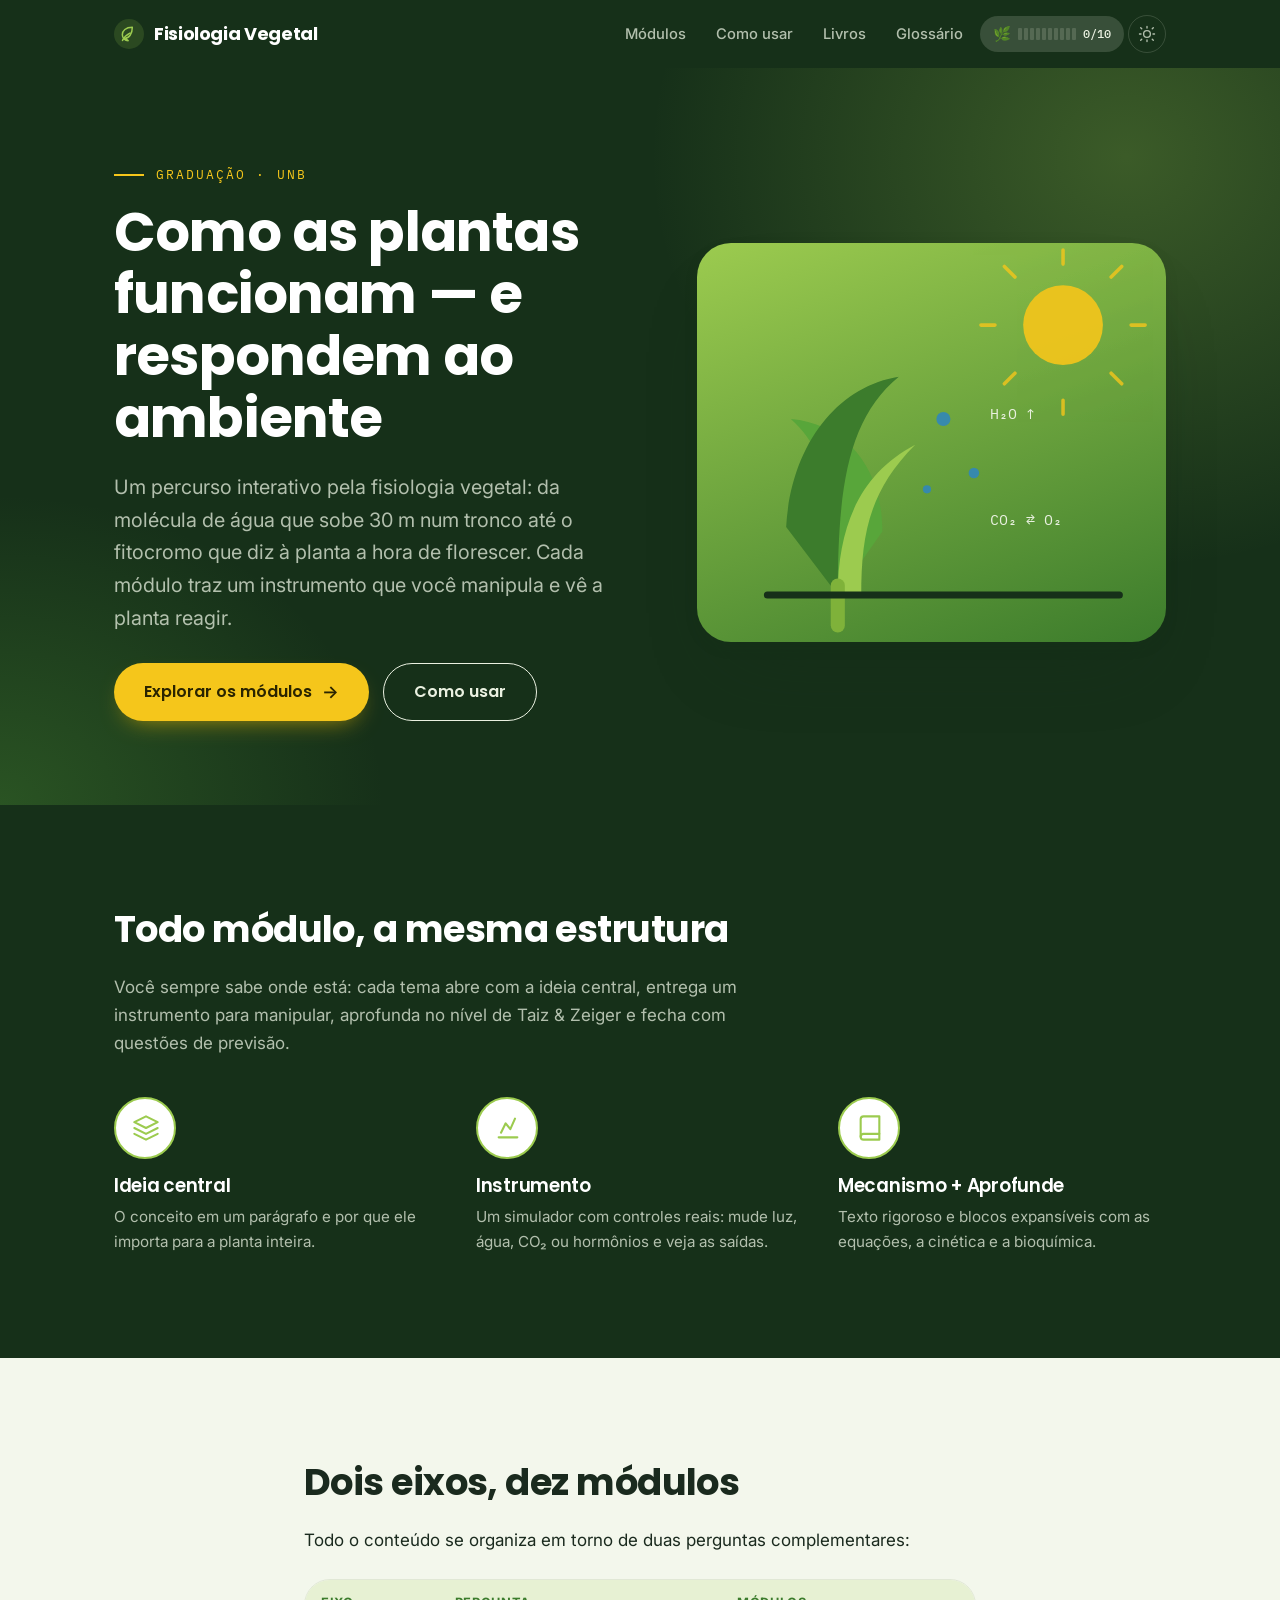
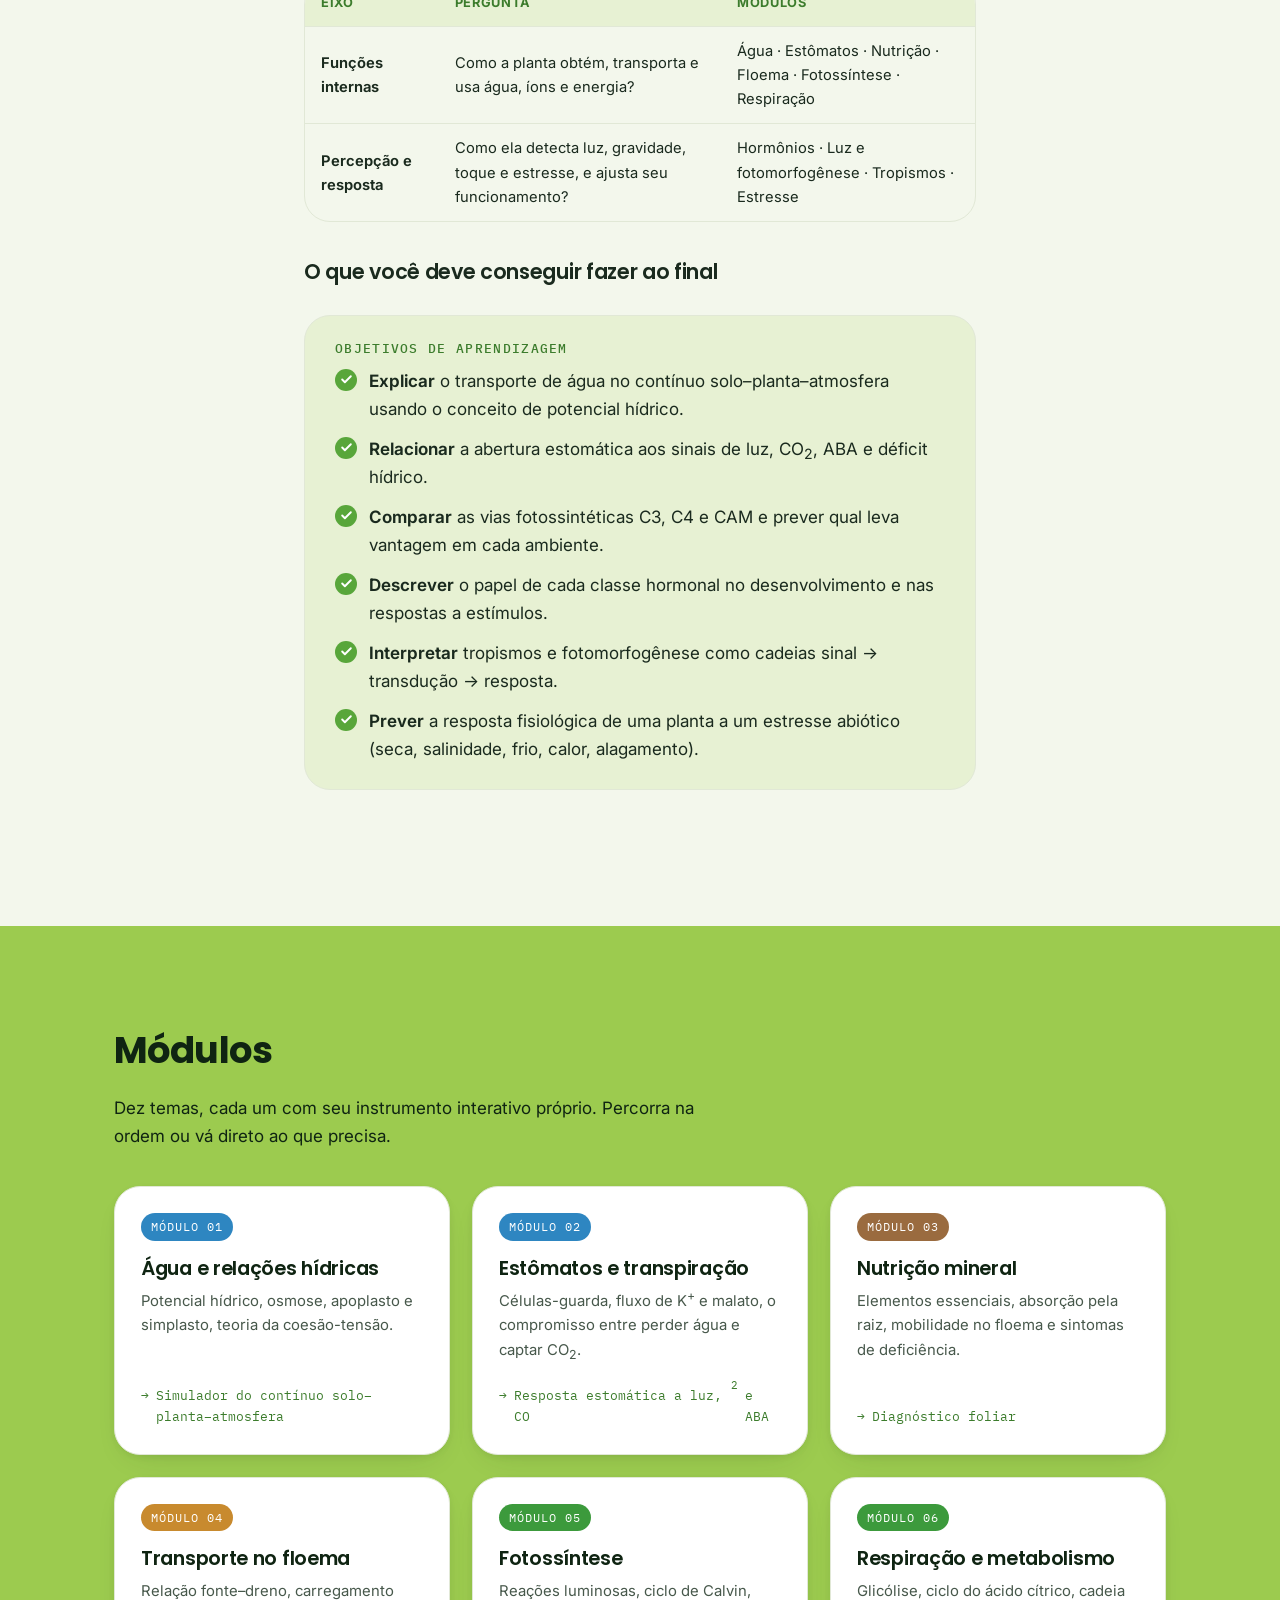
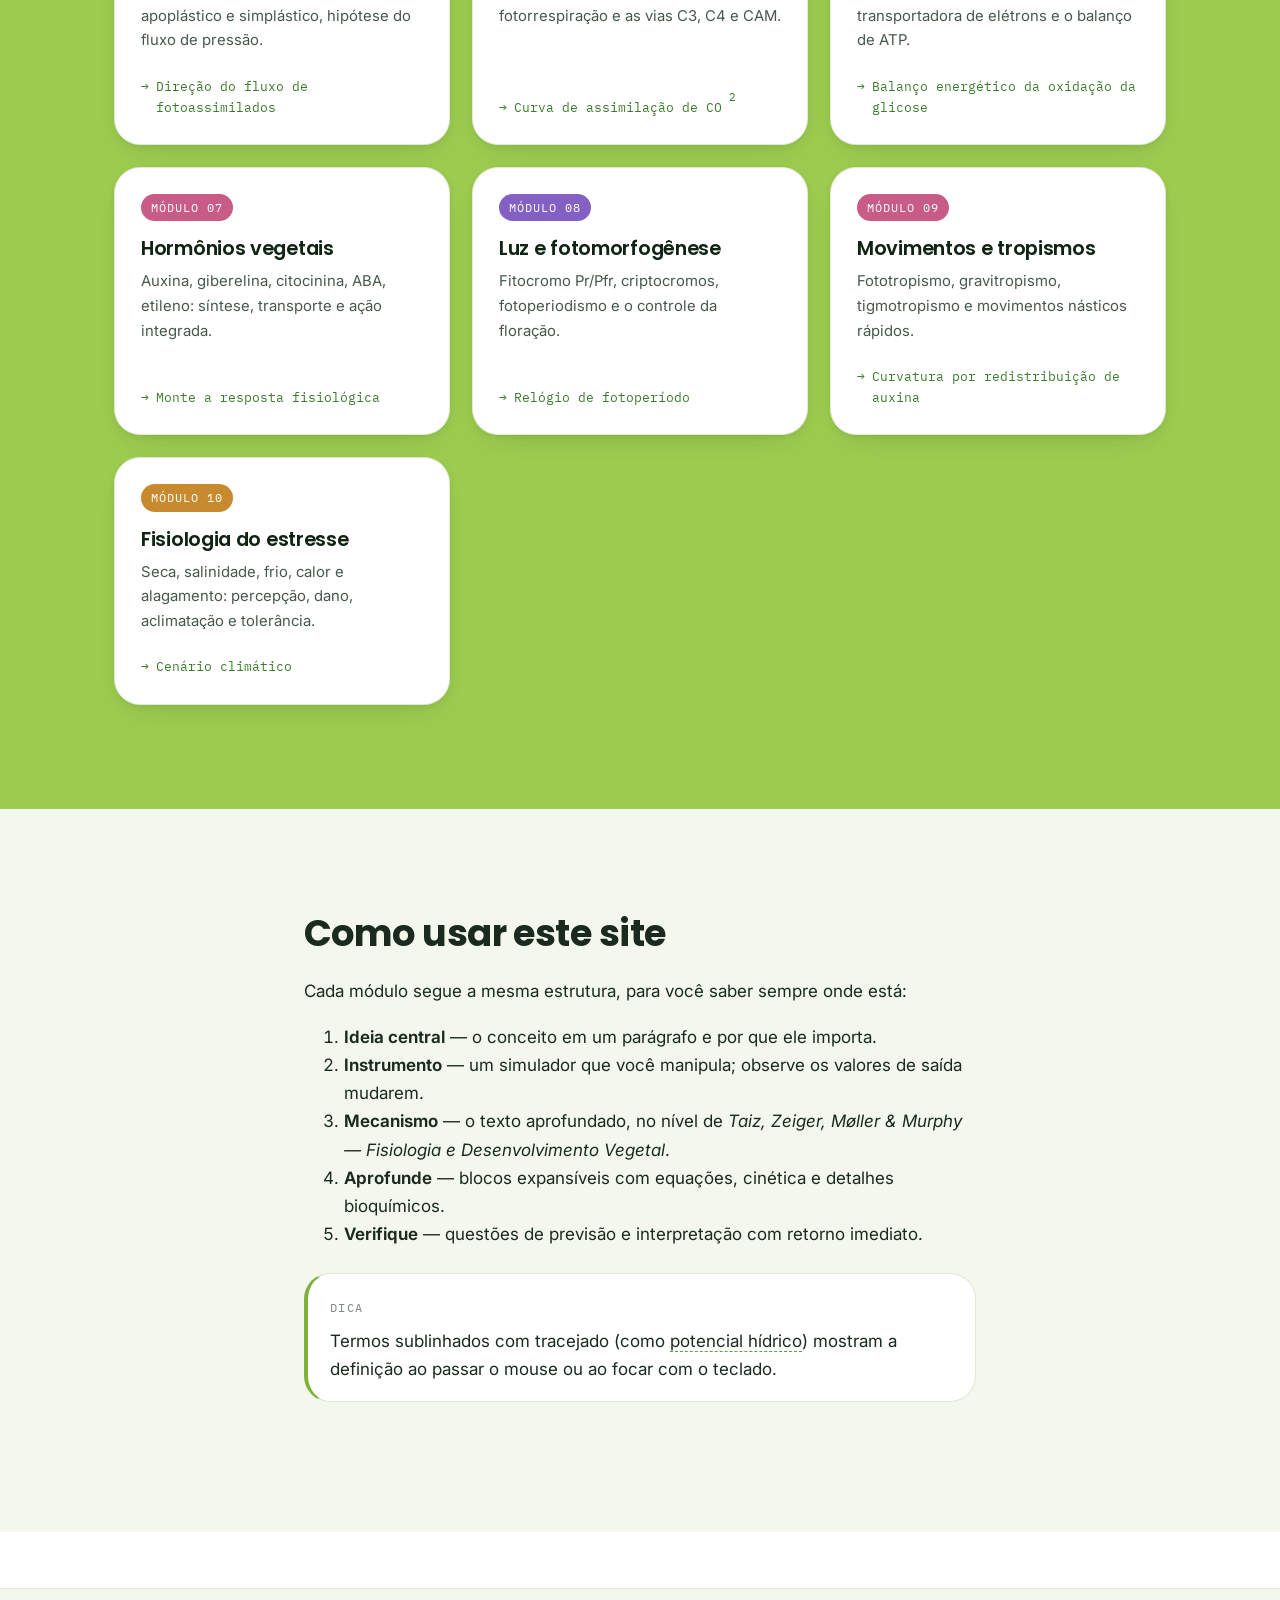
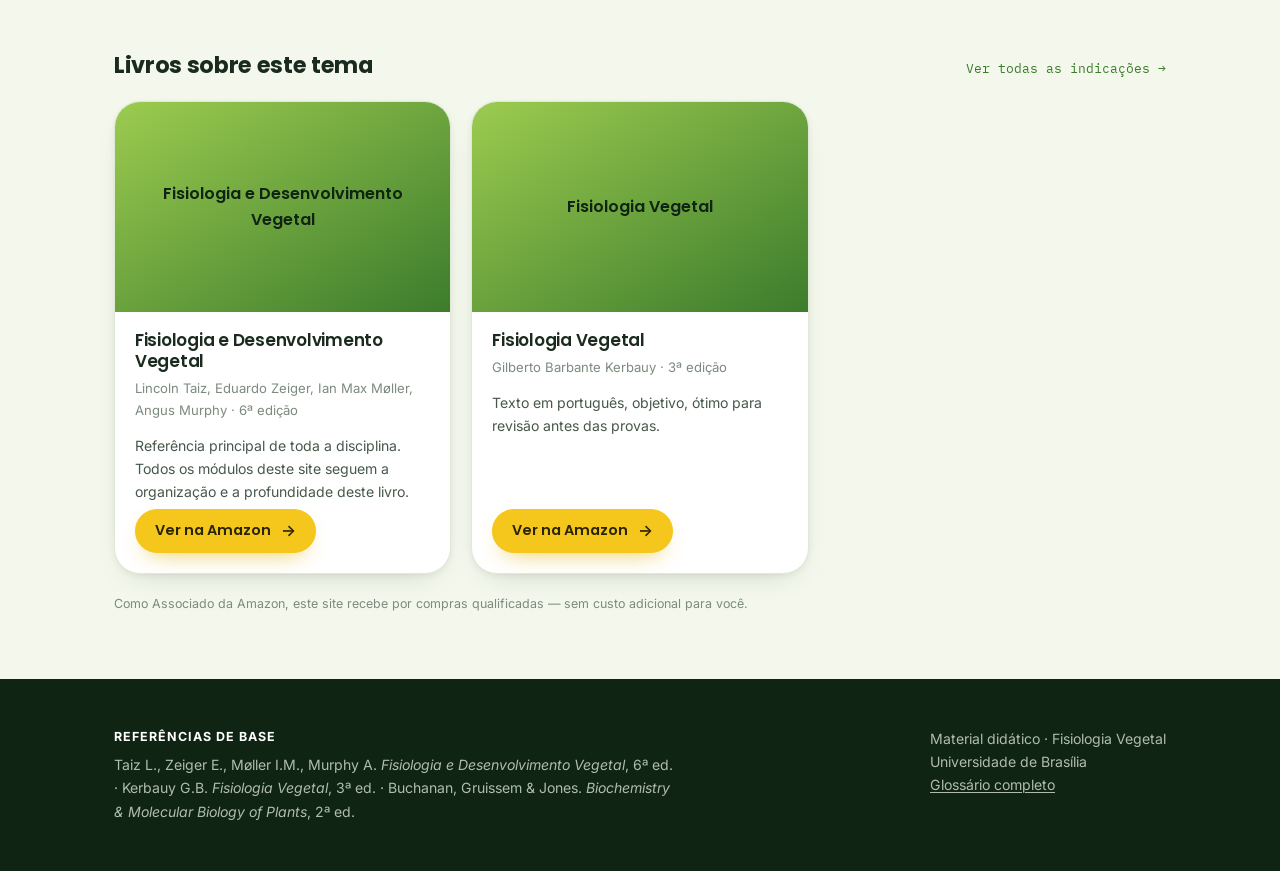
<file: index.html>
<!DOCTYPE html>
<html lang="pt-BR">
<head>
<meta charset="UTF-8">
<meta name="viewport" content="width=device-width, initial-scale=1">
<title>Fisiologia Vegetal — como as plantas funcionam e respondem ao ambiente</title>
<meta name="description" content="Recurso interativo de Fisiologia Vegetal para a graduação: relações hídricas, estômatos, nutrição, floema, fotossíntese, respiração, hormônios, luz, tropismos e estresse.">
<link rel="preconnect" href="https://fonts.googleapis.com">
<link rel="preconnect" href="https://fonts.gstatic.com" crossorigin>
<link href="https://fonts.googleapis.com/css2?family=Poppins:wght@500;600;700&family=Inter:wght@400;500;600&family=IBM+Plex+Mono:wght@400;500&display=swap" rel="stylesheet">
<link rel="stylesheet" href="css/style.css">
</head>
<body>
<a class="skip-link" href="#conteudo">Pular para o conteúdo</a>

<header class="site-header">
  <div class="wrap">
    <a class="brand" href="index.html">
      <svg class="leaf" viewBox="0 0 24 24" fill="none" stroke="currentColor" stroke-width="1.8" stroke-linecap="round" stroke-linejoin="round"><path d="M11 20A7 7 0 0 1 4 13c0-5 4-9 12-9 0 8-4 13-9 13Z"/><path d="M4 20c2-4 5-7 9-9"/></svg>
      Fisiologia Vegetal
    </a>
    <nav class="site-nav" aria-label="Principal">
      <a href="#modulos">Módulos</a>
      <a href="#como-usar">Como usar</a>
      <a href="livros.html">Livros</a>
      <a href="glossario.html">Glossário</a>
      <button class="theme-toggle" type="button" aria-label="Alternar tema claro/escuro">
        <svg viewBox="0 0 24 24" fill="none" stroke="currentColor" stroke-width="1.8" stroke-linecap="round"><circle cx="12" cy="12" r="4.5"/><path d="M12 2v2M12 20v2M4 12H2M22 12h-2M5 5 3.6 3.6M20.4 20.4 19 19M19 5l1.4-1.4M3.6 20.4 5 19"/></svg>
      </button>
    </nav>
  </div>
</header>

<main id="conteudo">

  <!-- Hero -->
  <section class="module-hero">
    <div class="wrap hero-split">
      <div>
        <p class="kicker">Graduação · UnB</p>
        <h1>Como as plantas funcionam &mdash; e respondem ao ambiente</h1>
        <p class="lead">Um percurso interativo pela fisiologia vegetal: da molécula de água que sobe 30&nbsp;m num tronco até o fitocromo que diz à planta a hora de florescer. Cada módulo traz um instrumento que você manipula e vê a planta reagir.</p>
        <div class="hero-cta">
          <a class="btn" href="#modulos">Explorar os módulos <span class="ar">→</span></a>
          <a class="btn btn--ghost" href="#como-usar">Como usar</a>
        </div>
      </div>
      <div class="hero-art" aria-hidden="true">
        <svg viewBox="0 0 400 340" xmlns="http://www.w3.org/2000/svg">
          <defs>
            <linearGradient id="g1" x1="0" y1="0" x2="0" y2="1">
              <stop offset="0" stop-color="#EAF1E1" stop-opacity="0.95"/>
              <stop offset="1" stop-color="#EAF1E1" stop-opacity="0.6"/>
            </linearGradient>
          </defs>
          <circle cx="312" cy="70" r="34" fill="#F5C61B" fill-opacity="0.9"/>
          <g stroke="#F5C61B" stroke-width="3" stroke-linecap="round" opacity="0.8">
            <path d="M312 18v-12M312 134v12M254 70h-12M382 70h-12M271 29l-9-9M353 111l9 9M353 29l9-9M271 111l-9 9"/>
          </g>
          <path d="M120 300c0-70-6-120-40-150 46 4 78 40 78 96" fill="#58A63A"/>
          <path d="M120 300c0-90 8-150 52-186-52 8-92 58-96 128" fill="#3C7C2C"/>
          <path d="M120 300c0-60 20-104 66-128-40 40-46 78-46 128" fill="#9CCB4F"/>
          <rect x="114" y="286" width="12" height="46" rx="6" fill="#7FB23A"/>
          <path d="M60 300h300" stroke="#163019" stroke-width="6" stroke-linecap="round"/>
          <g fill="#2E86C1" opacity="0.85">
            <circle cx="210" cy="150" r="6"/><circle cx="236" cy="196" r="4.5"/><circle cx="196" cy="210" r="3.5"/>
          </g>
          <g fill="#EAF1E1" font-family="IBM Plex Mono, monospace" font-size="13">
            <text x="250" y="150">H₂O ↑</text>
            <text x="250" y="240">CO₂ ⇄ O₂</text>
          </g>
        </svg>
      </div>
    </div>
  </section>

  <!-- Como o percurso funciona -->
  <section class="band band--dark">
    <div class="wrap">
      <h2 style="margin-top:0">Todo módulo, a mesma estrutura</h2>
      <p style="max-width:640px;color:var(--on-dark-soft)">Você sempre sabe onde está: cada tema abre com a ideia central, entrega um instrumento para manipular, aprofunda no nível de Taiz &amp; Zeiger e fecha com questões de previsão.</p>
      <div class="feature-row">
        <div class="feature">
          <div class="badge"><svg viewBox="0 0 24 24" fill="none" stroke="currentColor" stroke-width="1.8" stroke-linecap="round" stroke-linejoin="round"><path d="M12 2 2 7l10 5 10-5-10-5Z"/><path d="M2 17l10 5 10-5M2 12l10 5 10-5"/></svg></div>
          <h3>Ideia central</h3>
          <p>O conceito em um parágrafo e por que ele importa para a planta inteira.</p>
        </div>
        <div class="feature">
          <div class="badge"><svg viewBox="0 0 24 24" fill="none" stroke="currentColor" stroke-width="1.8" stroke-linecap="round" stroke-linejoin="round"><path d="M4 20h16"/><path d="M6 16l4-8 4 5 4-9"/></svg></div>
          <h3>Instrumento</h3>
          <p>Um simulador com controles reais: mude luz, água, CO₂ ou hormônios e veja as saídas.</p>
        </div>
        <div class="feature">
          <div class="badge"><svg viewBox="0 0 24 24" fill="none" stroke="currentColor" stroke-width="1.8" stroke-linecap="round" stroke-linejoin="round"><path d="M4 19.5A2.5 2.5 0 0 1 6.5 17H20"/><path d="M6.5 2H20v20H6.5A2.5 2.5 0 0 1 4 19.5v-15A2.5 2.5 0 0 1 6.5 2Z"/></svg></div>
          <h3>Mecanismo + Aprofunde</h3>
          <p>Texto rigoroso e blocos expansíveis com as equações, a cinética e a bioquímica.</p>
        </div>
      </div>
    </div>
  </section>

  <!-- Dois eixos -->
  <section class="band band--cream">
    <div class="wrap prose">
      <h2 id="ideia" style="margin-top:0">Dois eixos, dez módulos</h2>
      <p>Todo o conteúdo se organiza em torno de duas perguntas complementares:</p>
      <div class="tbl-wrap">
        <table>
          <thead><tr><th>Eixo</th><th>Pergunta</th><th>Módulos</th></tr></thead>
          <tbody>
            <tr><td><strong>Funções internas</strong></td><td>Como a planta obtém, transporta e usa água, íons e energia?</td><td>Água · Estômatos · Nutrição · Floema · Fotossíntese · Respiração</td></tr>
            <tr><td><strong>Percepção e resposta</strong></td><td>Como ela detecta luz, gravidade, toque e estresse, e ajusta seu funcionamento?</td><td>Hormônios · Luz e fotomorfogênese · Tropismos · Estresse</td></tr>
          </tbody>
        </table>
      </div>

      <h3>O que você deve conseguir fazer ao final</h3>
      <div class="objectives">
        <h2>Objetivos de aprendizagem</h2>
        <ul>
          <li><strong>Explicar</strong> o transporte de água no contínuo solo&ndash;planta&ndash;atmosfera usando o conceito de potencial hídrico.</li>
          <li><strong>Relacionar</strong> a abertura estomática aos sinais de luz, CO<sub>2</sub>, ABA e déficit hídrico.</li>
          <li><strong>Comparar</strong> as vias fotossintéticas C3, C4 e CAM e prever qual leva vantagem em cada ambiente.</li>
          <li><strong>Descrever</strong> o papel de cada classe hormonal no desenvolvimento e nas respostas a estímulos.</li>
          <li><strong>Interpretar</strong> tropismos e fotomorfogênese como cadeias sinal &rarr; transdução &rarr; resposta.</li>
          <li><strong>Prever</strong> a resposta fisiológica de uma planta a um estresse abiótico (seca, salinidade, frio, calor, alagamento).</li>
        </ul>
      </div>
    </div>
  </section>

  <!-- Módulos -->
  <section class="band band--lime">
    <div class="wrap">
      <h2 id="modulos" style="margin-top:0">Módulos</h2>
      <p style="max-width:620px;margin-bottom:36px">Dez temas, cada um com seu instrumento interativo próprio. Percorra na ordem ou vá direto ao que precisa.</p>
      <div class="module-grid">

        <a class="module-card" href="modulos/01-agua.html" style="--mc:var(--c-agua)">
          <span class="num">Módulo 01</span>
          <h3>Água e relações hídricas</h3>
          <p>Potencial hídrico, osmose, apoplasto e simplasto, teoria da coesão-tensão.</p>
          <span class="tag">Simulador do contínuo solo&ndash;planta&ndash;atmosfera</span>
        </a>

        <a class="module-card" href="modulos/02-estomatos.html" style="--mc:var(--c-agua)">
          <span class="num">Módulo 02</span>
          <h3>Estômatos e transpiração</h3>
          <p>Células-guarda, fluxo de K<sup>+</sup> e malato, o compromisso entre perder água e captar CO<sub>2</sub>.</p>
          <span class="tag">Resposta estomática a luz, CO<sub>2</sub> e ABA</span>
        </a>

        <a class="module-card" href="modulos/03-nutricao.html" style="--mc:var(--c-terra)">
          <span class="num">Módulo 03</span>
          <h3>Nutrição mineral</h3>
          <p>Elementos essenciais, absorção pela raiz, mobilidade no floema e sintomas de deficiência.</p>
          <span class="tag">Diagnóstico foliar</span>
        </a>

        <a class="module-card" href="modulos/04-floema.html" style="--mc:var(--c-ambar)">
          <span class="num">Módulo 04</span>
          <h3>Transporte no floema</h3>
          <p>Relação fonte&ndash;dreno, carregamento apoplástico e simplástico, hipótese do fluxo de pressão.</p>
          <span class="tag">Direção do fluxo de fotoassimilados</span>
        </a>

        <a class="module-card" href="modulos/05-fotossintese.html" style="--mc:var(--c-verde)">
          <span class="num">Módulo 05</span>
          <h3>Fotossíntese</h3>
          <p>Reações luminosas, ciclo de Calvin, fotorrespiração e as vias C3, C4 e CAM.</p>
          <span class="tag">Curva de assimilação de CO<sub>2</sub></span>
        </a>

        <a class="module-card" href="modulos/06-respiracao.html" style="--mc:var(--c-verde)">
          <span class="num">Módulo 06</span>
          <h3>Respiração e metabolismo</h3>
          <p>Glicólise, ciclo do ácido cítrico, cadeia transportadora de elétrons e o balanço de ATP.</p>
          <span class="tag">Balanço energético da oxidação da glicose</span>
        </a>

        <a class="module-card" href="modulos/07-hormonios.html" style="--mc:var(--c-rosa)">
          <span class="num">Módulo 07</span>
          <h3>Hormônios vegetais</h3>
          <p>Auxina, giberelina, citocinina, ABA, etileno: síntese, transporte e ação integrada.</p>
          <span class="tag">Monte a resposta fisiológica</span>
        </a>

        <a class="module-card" href="modulos/08-luz.html" style="--mc:var(--c-violeta)">
          <span class="num">Módulo 08</span>
          <h3>Luz e fotomorfogênese</h3>
          <p>Fitocromo Pr/Pfr, criptocromos, fotoperiodismo e o controle da floração.</p>
          <span class="tag">Relógio de fotoperíodo</span>
        </a>

        <a class="module-card" href="modulos/09-tropismos.html" style="--mc:var(--c-rosa)">
          <span class="num">Módulo 09</span>
          <h3>Movimentos e tropismos</h3>
          <p>Fototropismo, gravitropismo, tigmotropismo e movimentos násticos rápidos.</p>
          <span class="tag">Curvatura por redistribuição de auxina</span>
        </a>

        <a class="module-card" href="modulos/10-estresse.html" style="--mc:var(--c-ambar)">
          <span class="num">Módulo 10</span>
          <h3>Fisiologia do estresse</h3>
          <p>Seca, salinidade, frio, calor e alagamento: percepção, dano, aclimatação e tolerância.</p>
          <span class="tag">Cenário climático</span>
        </a>

      </div>
    </div>
  </section>

  <!-- Como usar -->
  <section class="band band--cream">
    <div class="wrap prose">
      <h2 id="como-usar" style="margin-top:0">Como usar este site</h2>
      <p>Cada módulo segue a mesma estrutura, para você saber sempre onde está:</p>
      <ol>
        <li><strong>Ideia central</strong> &mdash; o conceito em um parágrafo e por que ele importa.</li>
        <li><strong>Instrumento</strong> &mdash; um simulador que você manipula; observe os valores de saída mudarem.</li>
        <li><strong>Mecanismo</strong> &mdash; o texto aprofundado, no nível de <em>Taiz, Zeiger, Møller &amp; Murphy — Fisiologia e Desenvolvimento Vegetal</em>.</li>
        <li><strong>Aprofunde</strong> &mdash; blocos expansíveis com equações, cinética e detalhes bioquímicos.</li>
        <li><strong>Verifique</strong> &mdash; questões de previsão e interpretação com retorno imediato.</li>
      </ol>
      <div class="callout">
        <span class="lbl">Dica</span>
        <p style="margin:.4em 0 0">Termos sublinhados com tracejado (como <span class="term" data-term="potencial hídrico">potencial hídrico</span>) mostram a definição ao passar o mouse ou ao focar com o teclado.</p>
      </div>
    </div>
  </section>

</main>

<footer class="site-footer">
  <div class="wrap">
    <div class="refs">
      <b>Referências de base</b>
      Taiz L., Zeiger E., Møller I.M., Murphy A. <em>Fisiologia e Desenvolvimento Vegetal</em>, 6ª ed. · Kerbauy G.B. <em>Fisiologia Vegetal</em>, 3ª ed. · Buchanan, Gruissem &amp; Jones. <em>Biochemistry &amp; Molecular Biology of Plants</em>, 2ª ed.
    </div>
    <div>
      Material didático · Fisiologia Vegetal<br>
      Universidade de Brasília<br>
      <a href="glossario.html">Glossário completo</a>
    </div>
  </div>
</footer>

<script src="js/exercicios-data.js"></script>
<script src="js/livros-data.js"></script>
<script src="js/gamify.js"></script>
<script src="js/main.js"></script>
</body>
</html>
</file>
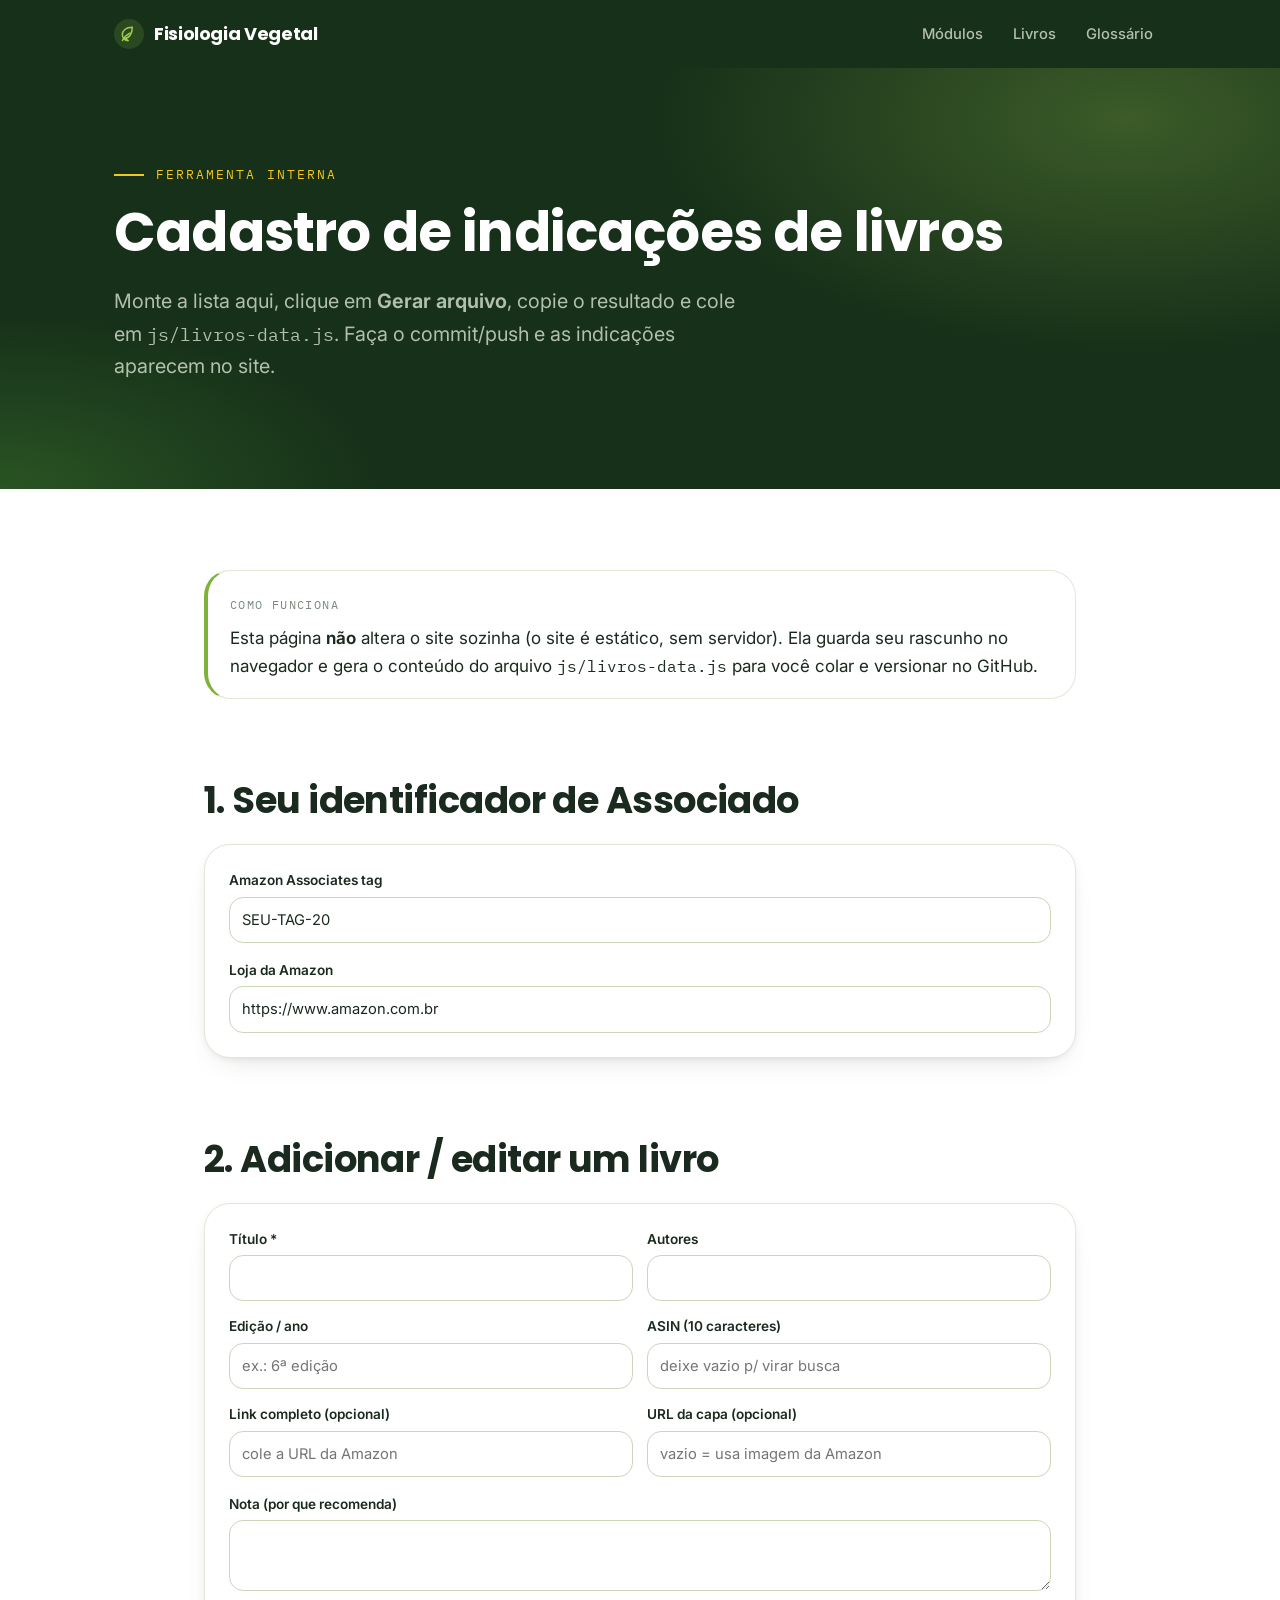
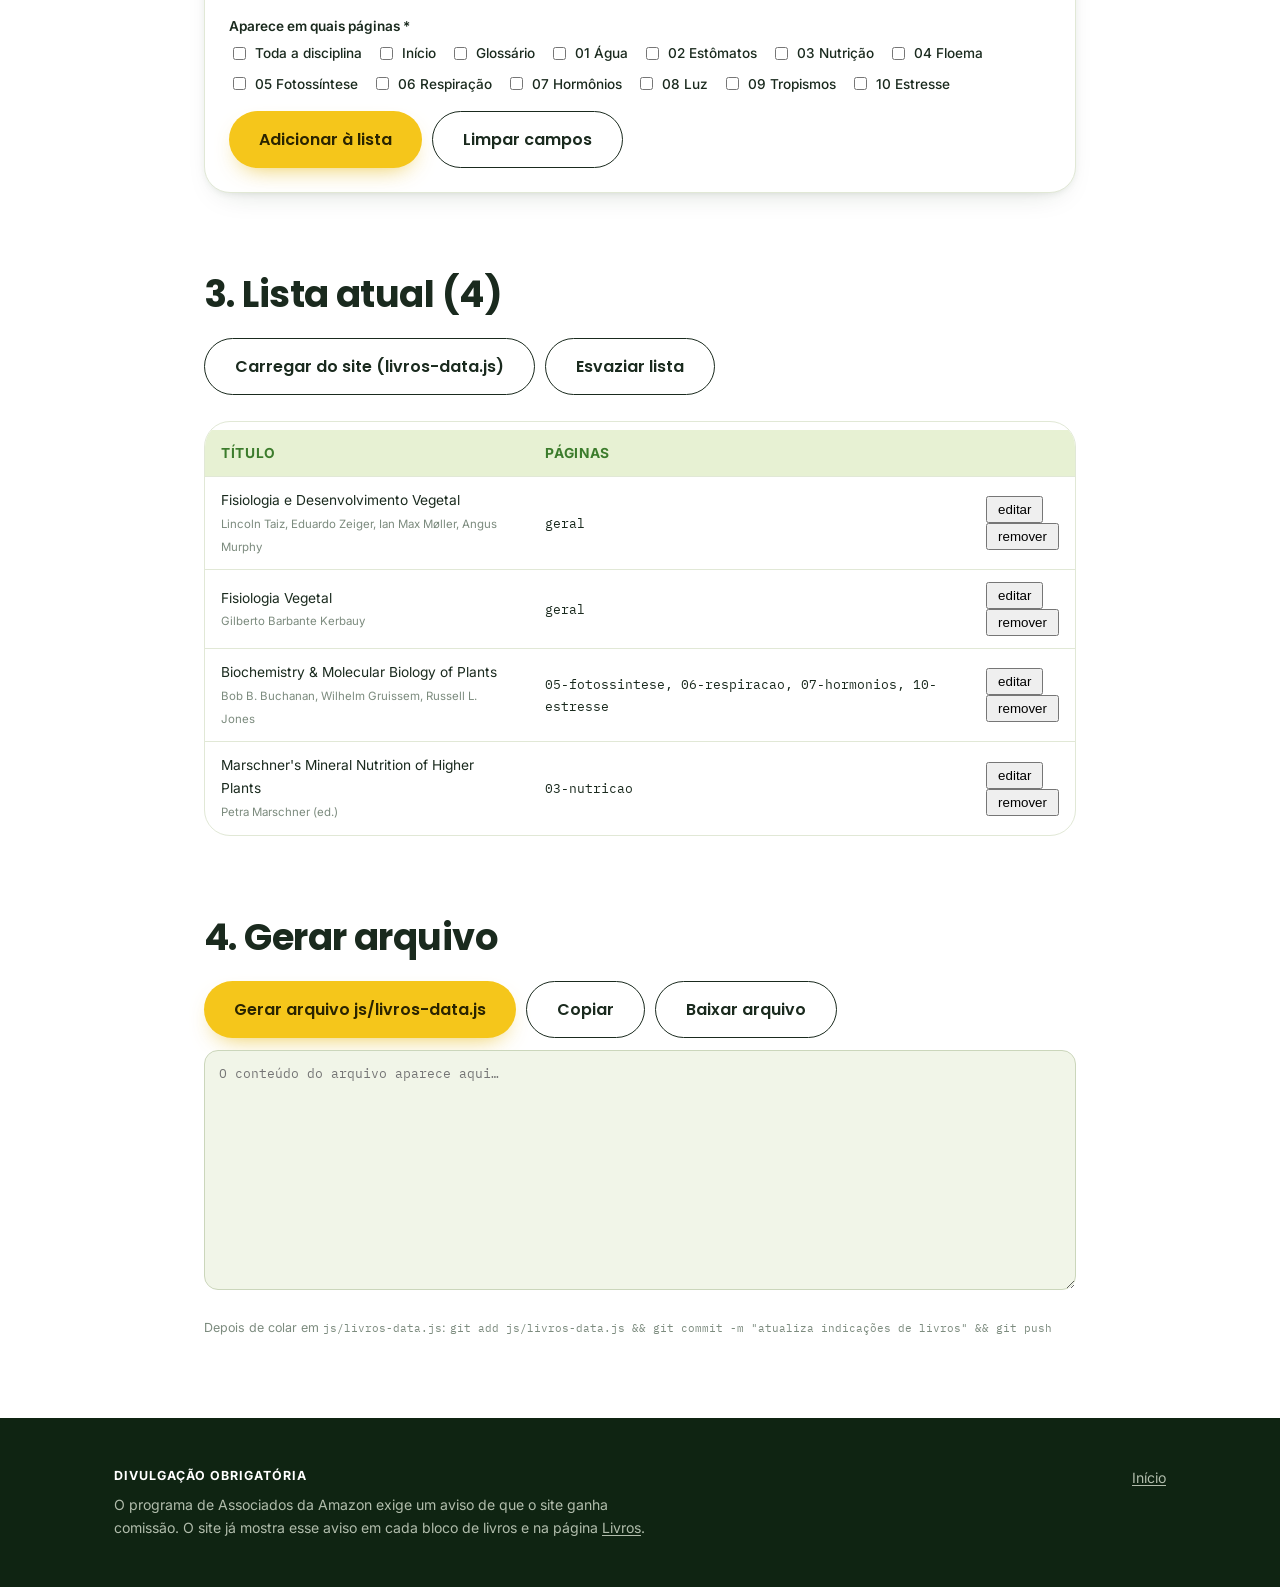
<file: admin-livros.html>
<!DOCTYPE html>
<html lang="pt-BR">
<head>
<meta charset="UTF-8">
<meta name="viewport" content="width=device-width, initial-scale=1">
<title>Cadastro de livros | Fisiologia Vegetal</title>
<meta name="robots" content="noindex">
<link rel="preconnect" href="https://fonts.googleapis.com">
<link rel="preconnect" href="https://fonts.gstatic.com" crossorigin>
<link href="https://fonts.googleapis.com/css2?family=Poppins:wght@500;600;700&family=Inter:wght@400;500;600&family=IBM+Plex+Mono:wght@400;500&display=swap" rel="stylesheet">
<link rel="stylesheet" href="css/style.css">
</head>
<body>
<a class="skip-link" href="#conteudo">Pular para o conteúdo</a>

<header class="site-header">
  <div class="wrap">
    <a class="brand" href="index.html">
      <svg class="leaf" viewBox="0 0 24 24" fill="none" stroke="currentColor" stroke-width="1.8" stroke-linecap="round" stroke-linejoin="round"><path d="M11 20A7 7 0 0 1 4 13c0-5 4-9 12-9 0 8-4 13-9 13Z"/><path d="M4 20c2-4 5-7 9-9"/></svg>
      Fisiologia Vegetal
    </a>
    <nav class="site-nav" aria-label="Principal">
      <a href="index.html#modulos">Módulos</a>
      <a href="livros.html">Livros</a>
      <a href="glossario.html">Glossário</a>
    </nav>
  </div>
</header>

<main id="conteudo">
  <section class="module-hero">
    <div class="wrap">
      <p class="kicker">Ferramenta interna</p>
      <h1>Cadastro de indicações de livros</h1>
      <p class="lead">Monte a lista aqui, clique em <strong>Gerar arquivo</strong>, copie o resultado e cole em <code>js/livros-data.js</code>. Faça o commit/push e as indicações aparecem no site.</p>
    </div>
  </section>

  <div class="wrap prose" style="max-width:960px; padding-top:clamp(32px,6vw,56px)">

    <div class="callout">
      <span class="lbl">Como funciona</span>
      <p style="margin:.4em 0 0">Esta página <strong>não</strong> altera o site sozinha (o site é estático, sem servidor). Ela guarda seu rascunho no navegador e gera o conteúdo do arquivo <code>js/livros-data.js</code> para você colar e versionar no GitHub.</p>
    </div>

    <h2>1. Seu identificador de Associado</h2>
    <div class="admin-form">
      <div>
        <label for="tag">Amazon Associates tag</label>
        <input type="text" id="tag" placeholder="ex.: fisiovegetal-20">
      </div>
      <div>
        <label for="market">Loja da Amazon</label>
        <input type="text" id="market" value="https://www.amazon.com.br">
      </div>
    </div>

    <h2>2. Adicionar / editar um livro</h2>
    <div class="admin-form">
      <div class="admin-grid">
        <div><label for="f-titulo">Título *</label><input type="text" id="f-titulo"></div>
        <div><label for="f-autores">Autores</label><input type="text" id="f-autores"></div>
        <div><label for="f-edicao">Edição / ano</label><input type="text" id="f-edicao" placeholder="ex.: 6ª edição"></div>
        <div><label for="f-asin">ASIN (10 caracteres)</label><input type="text" id="f-asin" placeholder="deixe vazio p/ virar busca"></div>
        <div><label for="f-link">Link completo (opcional)</label><input type="text" id="f-link" placeholder="cole a URL da Amazon"></div>
        <div><label for="f-capa">URL da capa (opcional)</label><input type="text" id="f-capa" placeholder="vazio = usa imagem da Amazon"></div>
      </div>
      <div><label for="f-nota">Nota (por que recomenda)</label><textarea id="f-nota"></textarea></div>
      <div>
        <label>Aparece em quais páginas *</label>
        <div class="admin-pages" id="f-paginas"></div>
      </div>
      <div class="admin-actions">
        <button class="btn" id="btn-add">Adicionar à lista</button>
        <button class="btn btn--ghost" id="btn-clear-form">Limpar campos</button>
      </div>
    </div>

    <h2>3. Lista atual (<span id="count">0</span>)</h2>
    <div class="admin-actions" style="margin-bottom:12px">
      <button class="btn btn--ghost" id="btn-load">Carregar do site (livros-data.js)</button>
      <button class="btn btn--ghost" id="btn-wipe">Esvaziar lista</button>
    </div>
    <div class="tbl-wrap">
      <table class="admin-list">
        <thead><tr><th>Título</th><th>Páginas</th><th></th></tr></thead>
        <tbody id="rows"></tbody>
      </table>
    </div>

    <h2>4. Gerar arquivo</h2>
    <div class="admin-actions" style="margin-bottom:12px">
      <button class="btn" id="btn-gen">Gerar arquivo js/livros-data.js</button>
      <button class="btn btn--ghost" id="btn-copy">Copiar</button>
      <button class="btn btn--ghost" id="btn-download">Baixar arquivo</button>
    </div>
    <textarea class="admin-out" id="out" readonly placeholder="O conteúdo do arquivo aparece aqui…"></textarea>
    <p class="book-disclosure">Depois de colar em <code>js/livros-data.js</code>: <code>git add js/livros-data.js &amp;&amp; git commit -m "atualiza indicações de livros" &amp;&amp; git push</code></p>
  </div>
</main>

<footer class="site-footer">
  <div class="wrap">
    <div class="refs"><b>Divulgação obrigatória</b> O programa de Associados da Amazon exige um aviso de que o site ganha comissão. O site já mostra esse aviso em cada bloco de livros e na página <a href="livros.html">Livros</a>.</div>
    <div><a href="index.html">Início</a></div>
  </div>
</footer>

<script src="js/livros-data.js"></script>
<script>
(function () {
  try { var t = localStorage.getItem("fv-theme"); if (t) document.documentElement.setAttribute("data-theme", t); } catch (e) {}
  var $ = function (id) { return document.getElementById(id); };
  var PAGES = [
    ["geral", "Toda a disciplina"], ["inicio", "Início"], ["glossario", "Glossário"],
    ["01-agua", "01 Água"], ["02-estomatos", "02 Estômatos"], ["03-nutricao", "03 Nutrição"],
    ["04-floema", "04 Floema"], ["05-fotossintese", "05 Fotossíntese"], ["06-respiracao", "06 Respiração"],
    ["07-hormonios", "07 Hormônios"], ["08-luz", "08 Luz"], ["09-tropismos", "09 Tropismos"],
    ["10-estresse", "10 Estresse"]
  ];
  var KEY = "fv-livros-admin";
  var list = [];
  var editId = null;

  // checkboxes de páginas
  var pagesBox = $("f-paginas");
  PAGES.forEach(function (p) {
    var l = document.createElement("label");
    l.innerHTML = '<input type="checkbox" value="' + p[0] + '"> ' + p[1];
    pagesBox.appendChild(l);
  });

  function loadDraft() {
    try {
      var raw = localStorage.getItem(KEY);
      if (raw) { var o = JSON.parse(raw); list = o.list || []; if (o.tag) $("tag").value = o.tag; if (o.market) $("market").value = o.market; }
    } catch (e) {}
    if (!$("tag").value && window.LIVROS_CONFIG) $("tag").value = window.LIVROS_CONFIG.amazonTag || "";
    if (window.LIVROS_CONFIG && window.LIVROS_CONFIG.marketplace) $("market").value = $("market").value || window.LIVROS_CONFIG.marketplace;
  }
  function saveDraft() {
    try { localStorage.setItem(KEY, JSON.stringify({ list: list, tag: $("tag").value.trim(), market: $("market").value.trim() })); } catch (e) {}
  }

  function slugify(s) {
    return (s || "").toLowerCase().normalize("NFD").replace(/[̀-ͯ]/g, "")
      .replace(/[^a-z0-9]+/g, "-").replace(/^-+|-+$/g, "").slice(0, 40) || ("livro-" + Date.now());
  }

  function readForm() {
    var pgs = [].slice.call(pagesBox.querySelectorAll("input:checked")).map(function (c) { return c.value; });
    var titulo = $("f-titulo").value.trim();
    if (!titulo) { alert("Informe o título."); return null; }
    if (!pgs.length) { alert("Marque ao menos uma página."); return null; }
    return {
      id: editId || slugify(titulo),
      titulo: titulo,
      autores: $("f-autores").value.trim(),
      edicao: $("f-edicao").value.trim(),
      asin: $("f-asin").value.trim(),
      link: $("f-link").value.trim(),
      capa: $("f-capa").value.trim(),
      nota: $("f-nota").value.trim(),
      paginas: pgs
    };
  }
  function fillForm(b) {
    editId = b.id;
    $("f-titulo").value = b.titulo || ""; $("f-autores").value = b.autores || "";
    $("f-edicao").value = b.edicao || ""; $("f-asin").value = b.asin || "";
    $("f-link").value = b.link || ""; $("f-capa").value = b.capa || ""; $("f-nota").value = b.nota || "";
    pagesBox.querySelectorAll("input").forEach(function (c) { c.checked = (b.paginas || []).indexOf(c.value) >= 0; });
    $("btn-add").textContent = "Atualizar livro";
    window.scrollTo({ top: pagesBox.getBoundingClientRect().top + window.scrollY - 200, behavior: "smooth" });
  }
  function clearForm() {
    editId = null;
    ["f-titulo", "f-autores", "f-edicao", "f-asin", "f-link", "f-capa", "f-nota"].forEach(function (id) { $(id).value = ""; });
    pagesBox.querySelectorAll("input").forEach(function (c) { c.checked = false; });
    $("btn-add").textContent = "Adicionar à lista";
  }

  function render() {
    $("count").textContent = list.length;
    var tb = $("rows"); tb.innerHTML = "";
    list.forEach(function (b, i) {
      var tr = document.createElement("tr");
      tr.innerHTML = "<td>" + escapeHtml(b.titulo) + "<br><small style='color:var(--ink-faint)'>" + escapeHtml(b.autores || "") + "</small></td>" +
        "<td><small class='mono'>" + (b.paginas || []).join(", ") + "</small></td>" +
        "<td style='white-space:nowrap'><button data-i='" + i + "' class='seg' style='padding:4px 10px'>editar</button> " +
        "<button data-del='" + i + "' class='seg' style='padding:4px 10px'>remover</button></td>";
      tb.appendChild(tr);
    });
    tb.querySelectorAll("button[data-i]").forEach(function (btn) {
      btn.addEventListener("click", function () { fillForm(list[+btn.dataset.i]); });
    });
    tb.querySelectorAll("button[data-del]").forEach(function (btn) {
      btn.addEventListener("click", function () { list.splice(+btn.dataset.del, 1); saveDraft(); render(); });
    });
    saveDraft();
  }

  function escapeHtml(s) { return String(s == null ? "" : s).replace(/[&<>"]/g, function (c) { return { "&": "&amp;", "<": "&lt;", ">": "&gt;", '"': "&quot;" }[c]; }); }
  function q(s) { return "\"" + String(s == null ? "" : s).replace(/\\/g, "\\\\").replace(/"/g, '\\"') + "\""; }

  function genFile() {
    var tag = $("tag").value.trim() || "SEU-TAG-20";
    var market = $("market").value.trim() || "https://www.amazon.com.br";
    var head =
      "/* =========================================================================\n" +
      "   Fisiologia Vegetal — indicações de livros (Amazon Associates)\n" +
      "   Gerado por admin-livros.html em " + new Date().toISOString().slice(0, 10) + "\n" +
      "   Páginas válidas em 'paginas': geral | inicio | glossario | 01-agua |\n" +
      "   02-estomatos | 03-nutricao | 04-floema | 05-fotossintese | 06-respiracao |\n" +
      "   07-hormonios | 08-luz | 09-tropismos | 10-estresse\n" +
      "   ========================================================================= */\n\n" +
      "window.LIVROS_CONFIG = {\n" +
      "  amazonTag: " + q(tag) + ",\n" +
      "  marketplace: " + q(market) + ",\n" +
      "  disclosure: \"Como Associado da Amazon, este site recebe por compras qualificadas — sem custo adicional para você.\"\n" +
      "};\n\n" +
      "window.LIVROS = [\n";
    var body = list.map(function (b) {
      return "  {\n" +
        "    id: " + q(b.id) + ",\n" +
        "    titulo: " + q(b.titulo) + ",\n" +
        "    autores: " + q(b.autores) + ",\n" +
        "    edicao: " + q(b.edicao) + ",\n" +
        "    asin: " + q(b.asin) + ",\n" +
        "    link: " + q(b.link) + ",\n" +
        "    capa: " + q(b.capa) + ",\n" +
        "    nota: " + q(b.nota) + ",\n" +
        "    paginas: [" + (b.paginas || []).map(q).join(", ") + "]\n" +
        "  }";
    }).join(",\n");
    return head + body + "\n];\n";
  }

  $("btn-add").addEventListener("click", function () {
    var b = readForm(); if (!b) return;
    var idx = list.findIndex(function (x) { return x.id === b.id; });
    if (idx >= 0) list[idx] = b; else list.push(b);
    clearForm(); render();
  });
  $("btn-clear-form").addEventListener("click", clearForm);
  $("btn-wipe").addEventListener("click", function () { if (confirm("Esvaziar a lista?")) { list = []; saveDraft(); render(); } });
  $("btn-load").addEventListener("click", function () {
    if (!window.LIVROS) { alert("livros-data.js não carregou."); return; }
    list = JSON.parse(JSON.stringify(window.LIVROS));
    if (window.LIVROS_CONFIG) { $("tag").value = window.LIVROS_CONFIG.amazonTag || $("tag").value; }
    render();
  });
  $("btn-gen").addEventListener("click", function () { $("out").value = genFile(); });
  $("btn-copy").addEventListener("click", function () {
    if (!$("out").value) $("out").value = genFile();
    $("out").select();
    try { document.execCommand("copy"); } catch (e) {}
    if (navigator.clipboard) navigator.clipboard.writeText($("out").value).catch(function () {});
    $("btn-copy").textContent = "Copiado!";
    setTimeout(function () { $("btn-copy").textContent = "Copiar"; }, 1500);
  });
  $("btn-download").addEventListener("click", function () {
    var txt = $("out").value || genFile();
    var blob = new Blob([txt], { type: "text/javascript" });
    var a = document.createElement("a");
    a.href = URL.createObjectURL(blob); a.download = "livros-data.js";
    document.body.appendChild(a); a.click(); a.remove();
  });
  ["tag", "market"].forEach(function (id) { $(id).addEventListener("input", saveDraft); });

  loadDraft();
  if (!list.length && window.LIVROS) list = JSON.parse(JSON.stringify(window.LIVROS));
  render();
})();
</script>
</body>
</html>
</file>
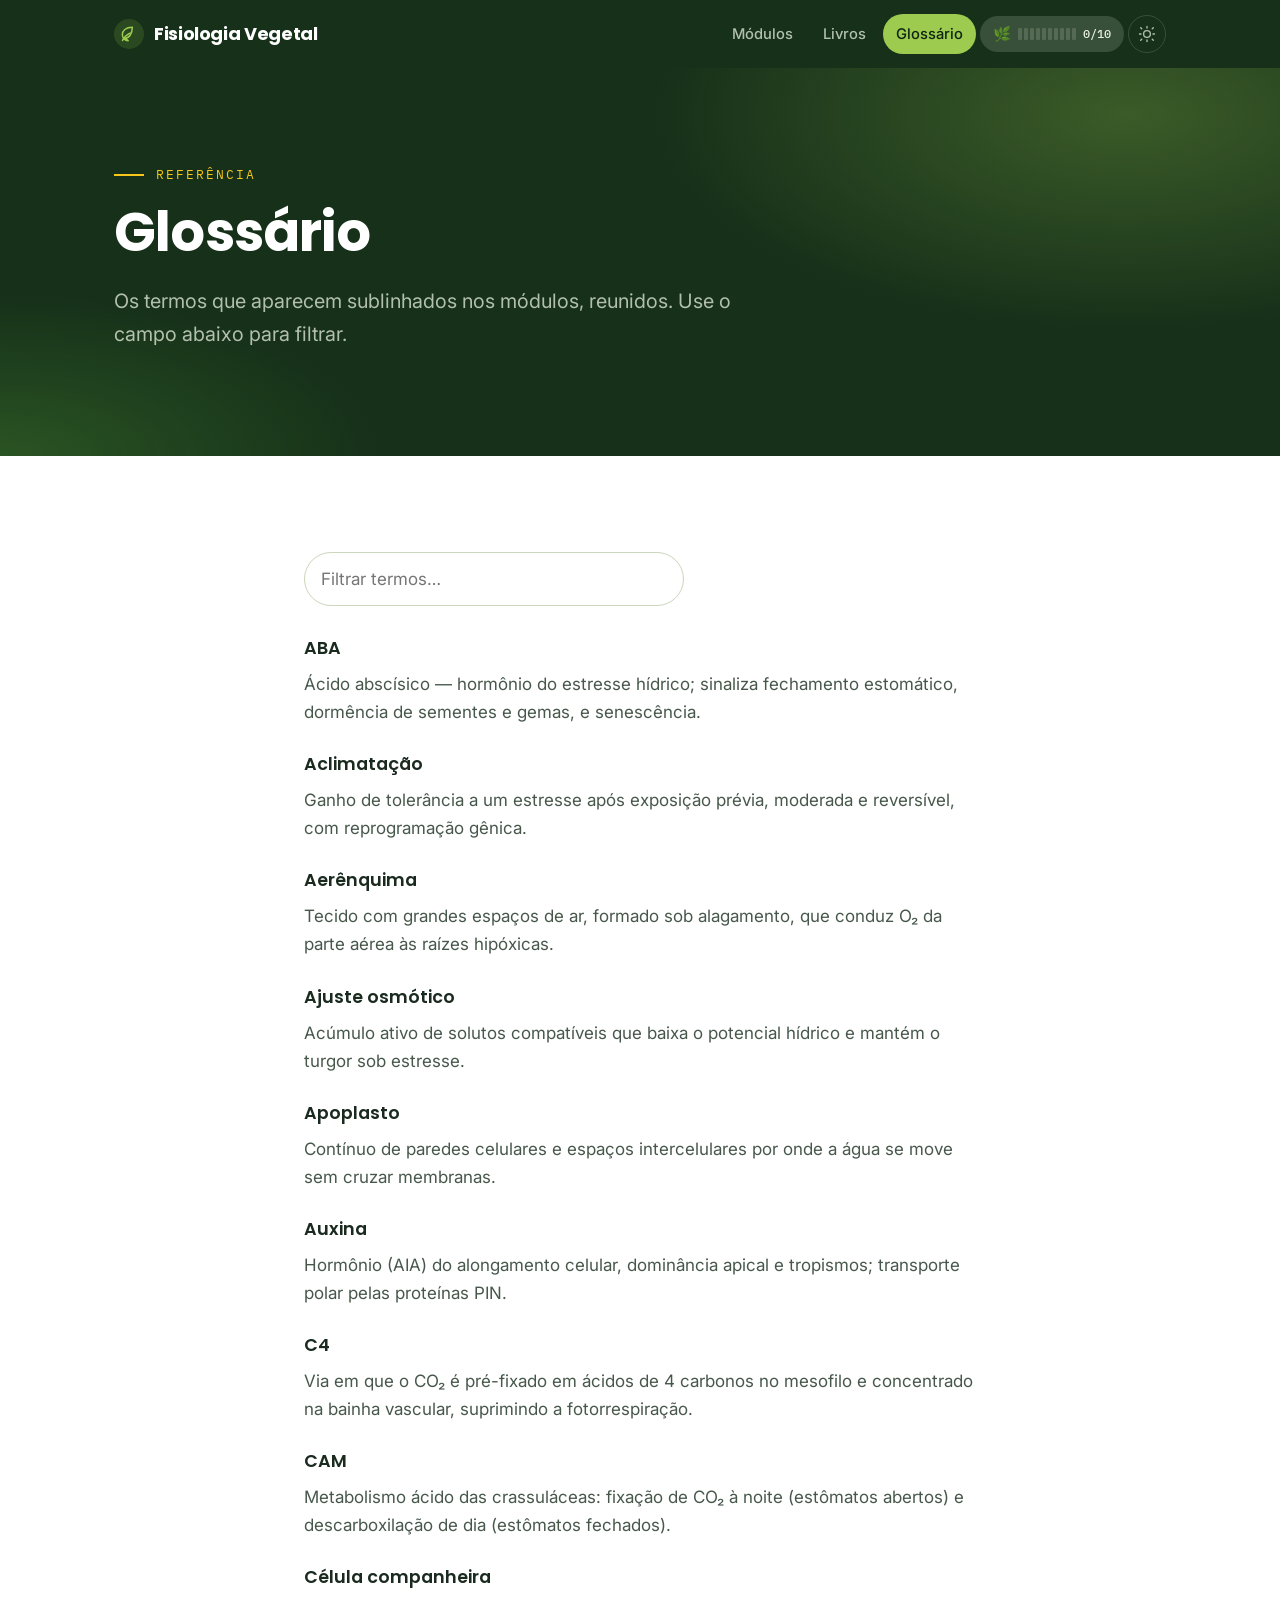
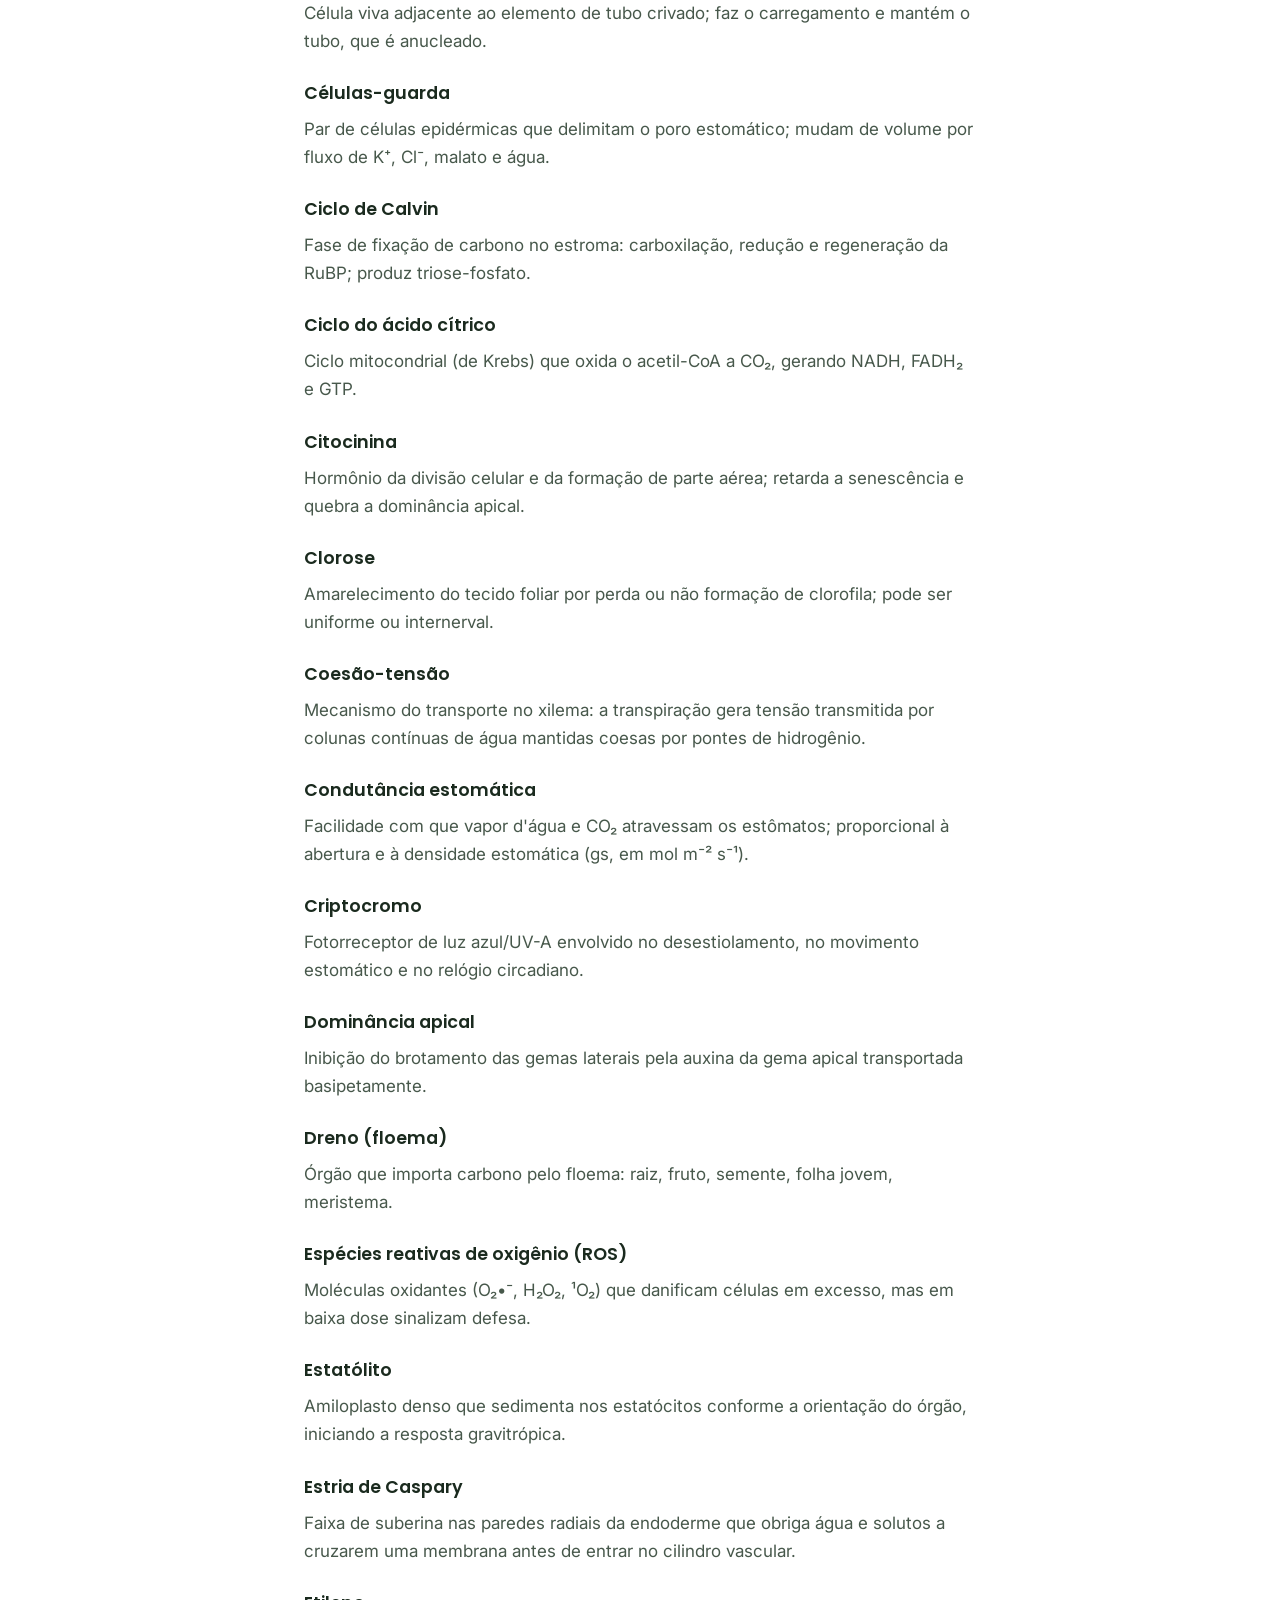
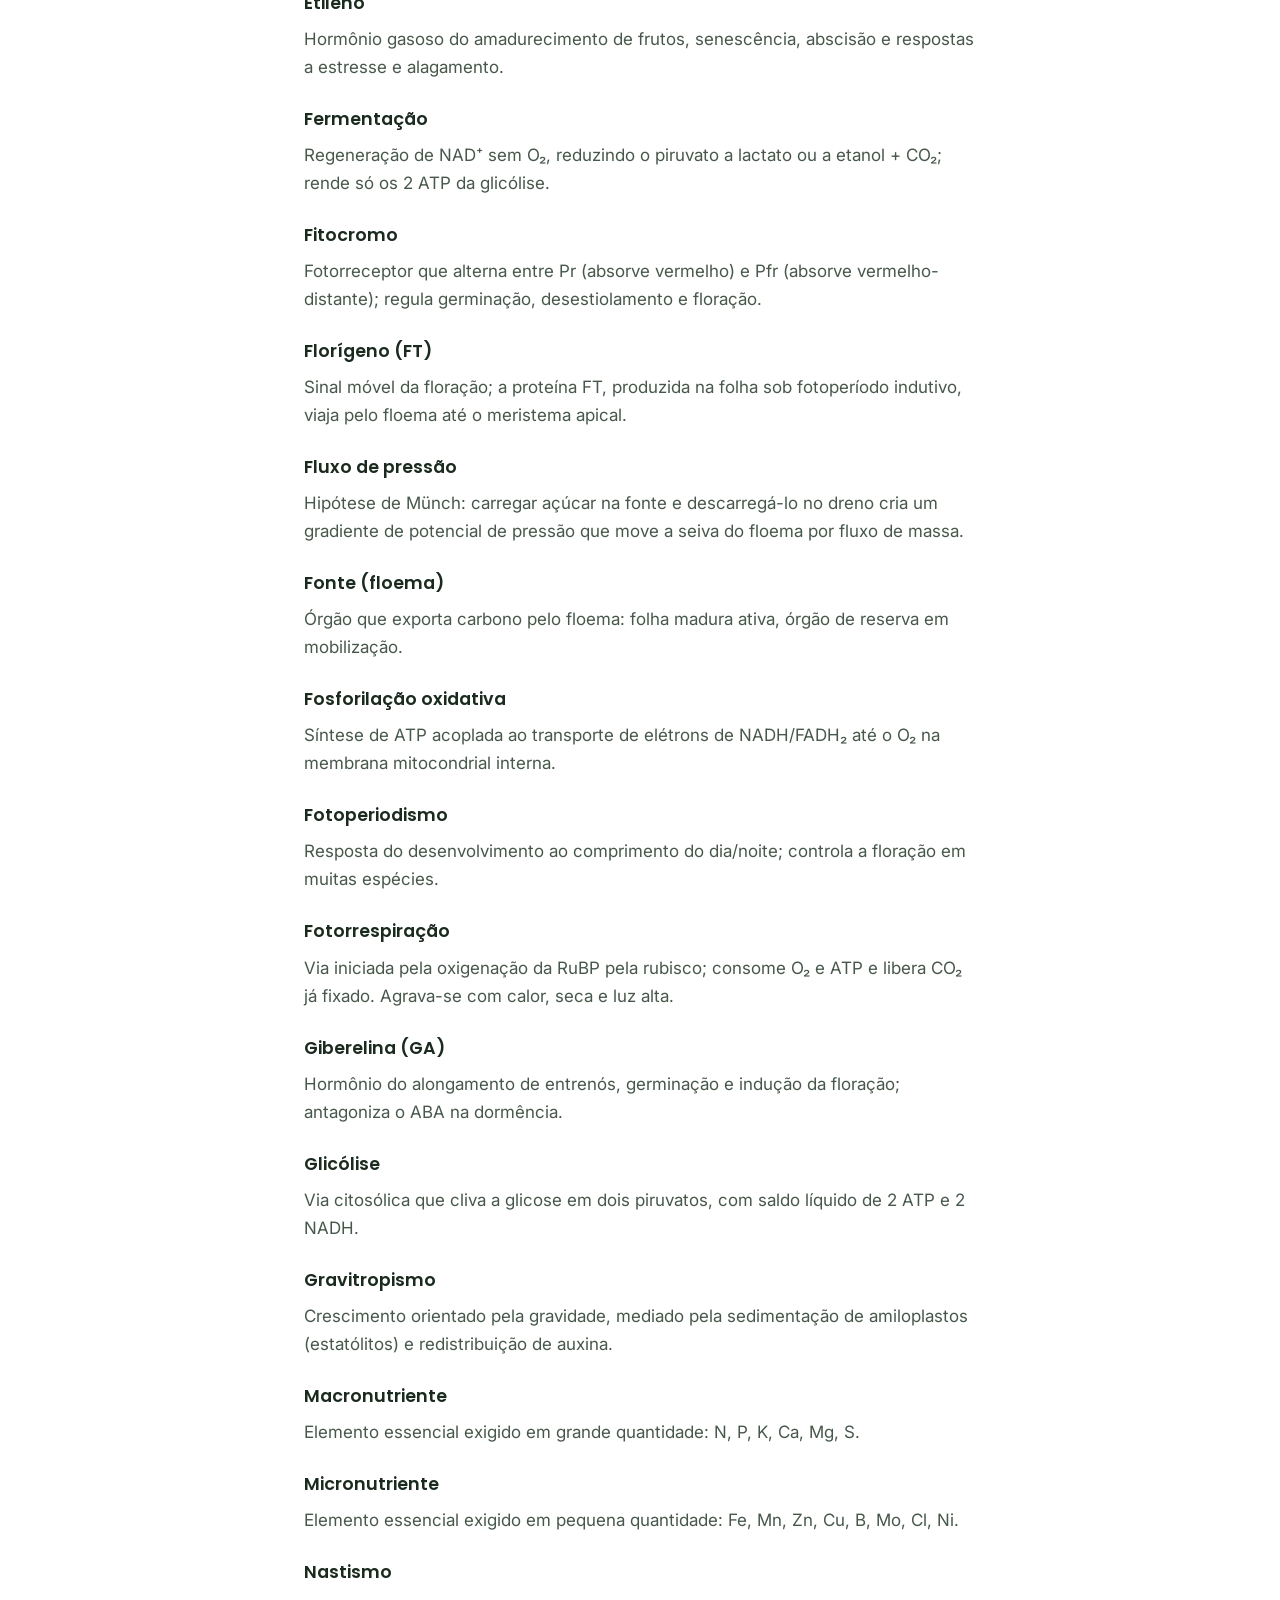
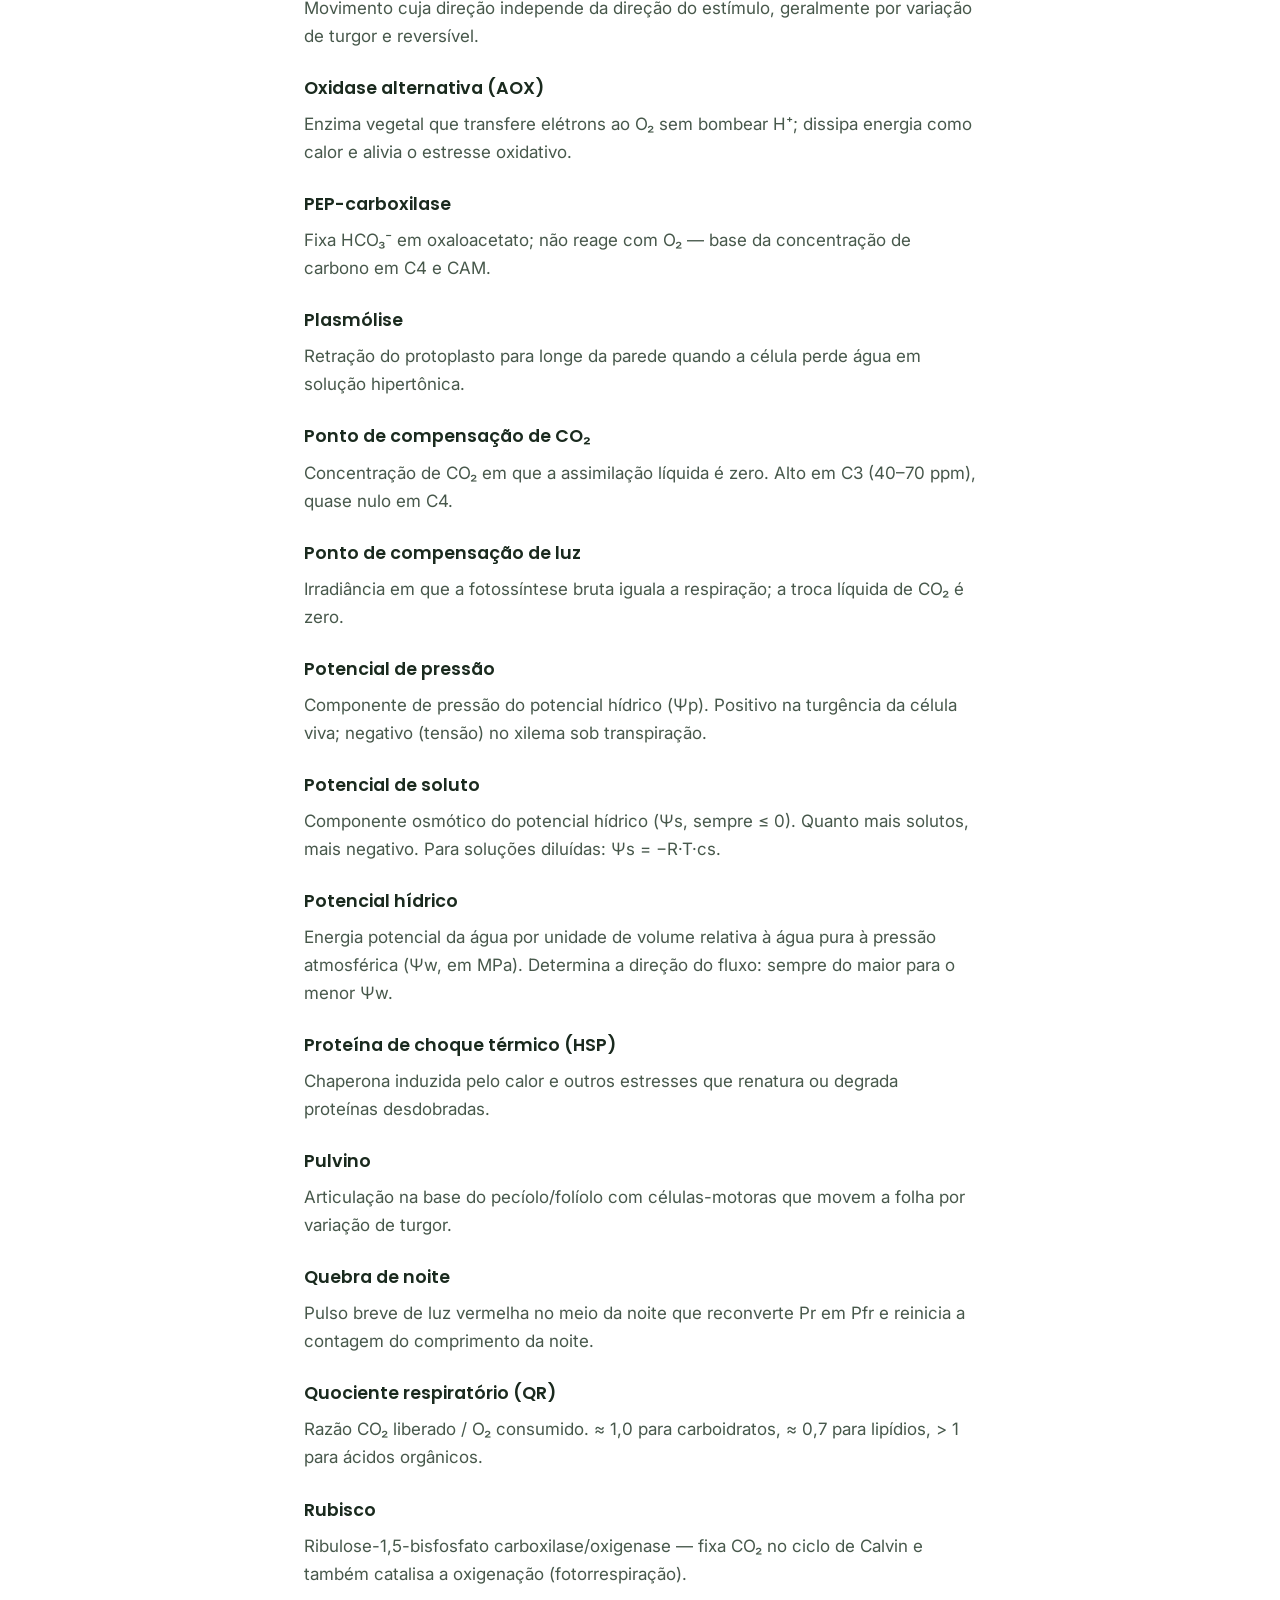
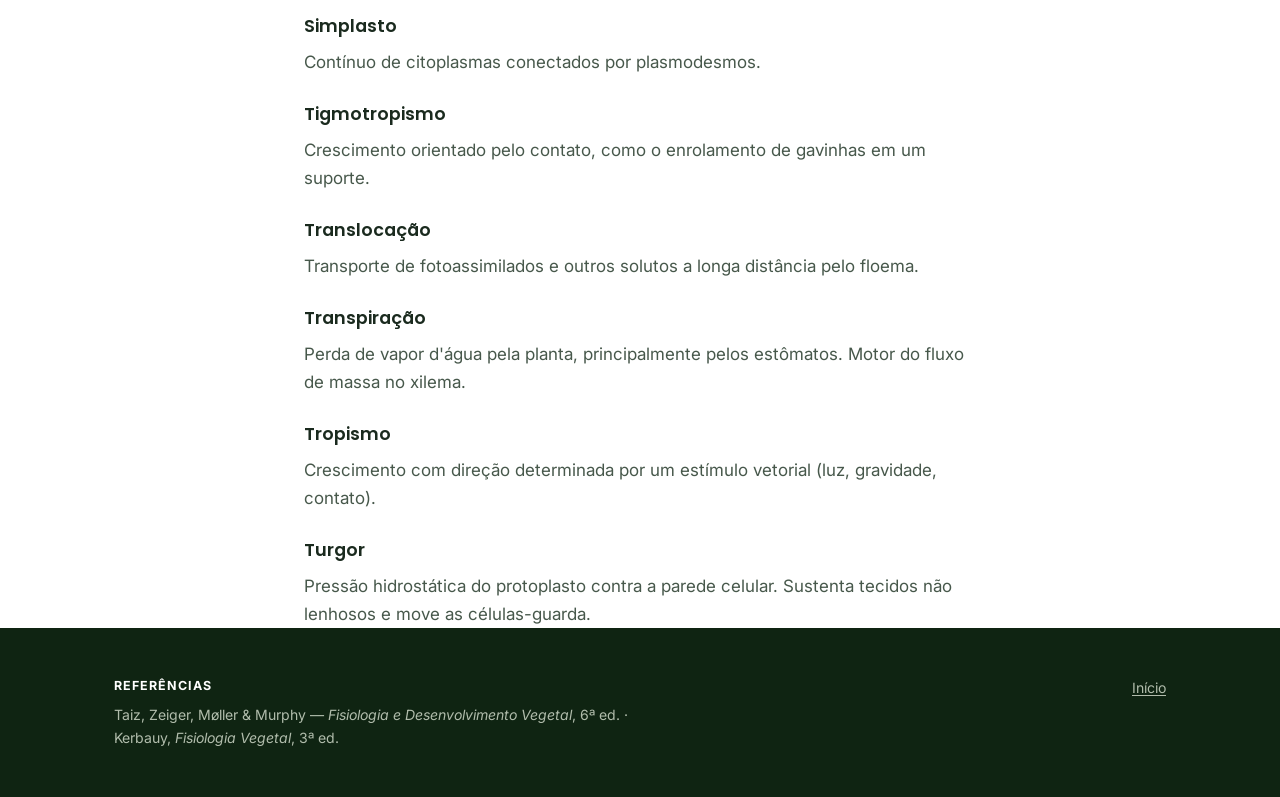
<file: glossario.html>
<!DOCTYPE html>
<html lang="pt-BR">
<head>
<meta charset="UTF-8">
<meta name="viewport" content="width=device-width, initial-scale=1">
<title>Glossário | Fisiologia Vegetal</title>
<meta name="description" content="Definições dos termos centrais de fisiologia vegetal usados no site.">
<link rel="preconnect" href="https://fonts.googleapis.com">
<link rel="preconnect" href="https://fonts.gstatic.com" crossorigin>
<link href="https://fonts.googleapis.com/css2?family=Poppins:wght@500;600;700&family=Inter:wght@400;500;600&family=IBM+Plex+Mono:wght@400;500&display=swap" rel="stylesheet">
<link rel="stylesheet" href="css/style.css">
<style>
  .gloss { display: grid; gap: 4px; margin: 8px 0 0; }
  .gloss dt { font-family: var(--display); font-weight: 600; font-size: 1.1rem; margin-top: 20px; color: var(--ink); }
  .gloss dd { margin: 3px 0 0; color: var(--ink-soft); }
  .filter { width: 100%; max-width: 380px; font: inherit; padding: 12px 16px; border: 1.5px solid var(--line-firm); border-radius: var(--pill); background: var(--panel); color: var(--ink); margin: 24px 0 0; }
  .gloss-body { max-width: 760px; margin-inline: auto; padding: clamp(40px,7vw,72px) clamp(20px,5vw,44px) 0; }
</style>
</head>
<body>
<a class="skip-link" href="#conteudo">Pular para o conteúdo</a>

<header class="site-header">
  <div class="wrap">
    <a class="brand" href="index.html">
      <svg class="leaf" viewBox="0 0 24 24" fill="none" stroke="currentColor" stroke-width="1.8" stroke-linecap="round" stroke-linejoin="round"><path d="M11 20A7 7 0 0 1 4 13c0-5 4-9 12-9 0 8-4 13-9 13Z"/><path d="M4 20c2-4 5-7 9-9"/></svg>
      Fisiologia Vegetal
    </a>
    <nav class="site-nav" aria-label="Principal">
      <a href="index.html#modulos">Módulos</a>
      <a href="livros.html">Livros</a>
      <a href="glossario.html">Glossário</a>
      <button class="theme-toggle" type="button" aria-label="Alternar tema claro/escuro">
        <svg viewBox="0 0 24 24" fill="none" stroke="currentColor" stroke-width="1.8" stroke-linecap="round"><circle cx="12" cy="12" r="4.5"/><path d="M12 2v2M12 20v2M4 12H2M22 12h-2M5 5 3.6 3.6M20.4 20.4 19 19M19 5l1.4-1.4M3.6 20.4 5 19"/></svg>
      </button>
    </nav>
  </div>
</header>

<main id="conteudo">
  <section class="module-hero">
    <div class="wrap">
      <p class="kicker">Referência</p>
      <h1>Glossário</h1>
      <p class="lead">Os termos que aparecem sublinhados nos módulos, reunidos. Use o campo abaixo para filtrar.</p>
    </div>
  </section>

  <div class="gloss-body">
    <input class="filter" id="filter" type="search" placeholder="Filtrar termos…" aria-label="Filtrar termos do glossário">
    <dl class="gloss" id="list"></dl>
  </div>
</main>

<footer class="site-footer">
  <div class="wrap">
    <div class="refs"><b>Referências</b> Taiz, Zeiger, Møller &amp; Murphy — <em>Fisiologia e Desenvolvimento Vegetal</em>, 6ª ed. · Kerbauy, <em>Fisiologia Vegetal</em>, 3ª ed.</div>
    <div><a href="index.html">Início</a></div>
  </div>
</footer>

<script src="js/exercicios-data.js"></script>
<script src="js/livros-data.js"></script>
<script src="js/gamify.js"></script>
<script src="js/main.js"></script>
<script>
(function () {
  // Reaproveita o dicionário embutido em main.js recriando a mesma fonte de dados.
  var GLOSS = {
    "Potencial hídrico": "Energia potencial da água por unidade de volume relativa à água pura à pressão atmosférica (Ψw, em MPa). Determina a direção do fluxo: sempre do maior para o menor Ψw.",
    "Potencial de soluto": "Componente osmótico do potencial hídrico (Ψs, sempre ≤ 0). Quanto mais solutos, mais negativo. Para soluções diluídas: Ψs = −R·T·cs.",
    "Potencial de pressão": "Componente de pressão do potencial hídrico (Ψp). Positivo na turgência da célula viva; negativo (tensão) no xilema sob transpiração.",
    "Turgor": "Pressão hidrostática do protoplasto contra a parede celular. Sustenta tecidos não lenhosos e move as células-guarda.",
    "Plasmólise": "Retração do protoplasto para longe da parede quando a célula perde água em solução hipertônica.",
    "Apoplasto": "Contínuo de paredes celulares e espaços intercelulares por onde a água se move sem cruzar membranas.",
    "Simplasto": "Contínuo de citoplasmas conectados por plasmodesmos.",
    "Estria de Caspary": "Faixa de suberina nas paredes radiais da endoderme que obriga água e solutos a cruzarem uma membrana antes de entrar no cilindro vascular.",
    "Coesão-tensão": "Mecanismo do transporte no xilema: a transpiração gera tensão transmitida por colunas contínuas de água mantidas coesas por pontes de hidrogênio.",
    "Transpiração": "Perda de vapor d'água pela planta, principalmente pelos estômatos. Motor do fluxo de massa no xilema.",
    "Condutância estomática": "Facilidade com que vapor d'água e CO₂ atravessam os estômatos; proporcional à abertura e à densidade estomática (gs, em mol m⁻² s⁻¹).",
    "Células-guarda": "Par de células epidérmicas que delimitam o poro estomático; mudam de volume por fluxo de K⁺, Cl⁻, malato e água.",
    "ABA": "Ácido abscísico — hormônio do estresse hídrico; sinaliza fechamento estomático, dormência de sementes e gemas, e senescência.",
    "Ponto de compensação de luz": "Irradiância em que a fotossíntese bruta iguala a respiração; a troca líquida de CO₂ é zero.",
    "Ponto de compensação de CO₂": "Concentração de CO₂ em que a assimilação líquida é zero. Alto em C3 (40–70 ppm), quase nulo em C4.",
    "Fotorrespiração": "Via iniciada pela oxigenação da RuBP pela rubisco; consome O₂ e ATP e libera CO₂ já fixado. Agrava-se com calor, seca e luz alta.",
    "Rubisco": "Ribulose-1,5-bisfosfato carboxilase/oxigenase — fixa CO₂ no ciclo de Calvin e também catalisa a oxigenação (fotorrespiração).",
    "Ciclo de Calvin": "Fase de fixação de carbono no estroma: carboxilação, redução e regeneração da RuBP; produz triose-fosfato.",
    "C4": "Via em que o CO₂ é pré-fixado em ácidos de 4 carbonos no mesofilo e concentrado na bainha vascular, suprimindo a fotorrespiração.",
    "CAM": "Metabolismo ácido das crassuláceas: fixação de CO₂ à noite (estômatos abertos) e descarboxilação de dia (estômatos fechados).",
    "PEP-carboxilase": "Fixa HCO₃⁻ em oxaloacetato; não reage com O₂ — base da concentração de carbono em C4 e CAM.",
    "Fitocromo": "Fotorreceptor que alterna entre Pr (absorve vermelho) e Pfr (absorve vermelho-distante); regula germinação, desestiolamento e floração.",
    "Fotoperiodismo": "Resposta do desenvolvimento ao comprimento do dia/noite; controla a floração em muitas espécies.",
    "Auxina": "Hormônio (AIA) do alongamento celular, dominância apical e tropismos; transporte polar pelas proteínas PIN.",
    "Gravitropismo": "Crescimento orientado pela gravidade, mediado pela sedimentação de amiloplastos (estatólitos) e redistribuição de auxina.",
    "Macronutriente": "Elemento essencial exigido em grande quantidade: N, P, K, Ca, Mg, S.",
    "Micronutriente": "Elemento essencial exigido em pequena quantidade: Fe, Mn, Zn, Cu, B, Mo, Cl, Ni.",
    "Clorose": "Amarelecimento do tecido foliar por perda ou não formação de clorofila; pode ser uniforme ou internerval.",
    "Fonte (floema)": "Órgão que exporta carbono pelo floema: folha madura ativa, órgão de reserva em mobilização.",
    "Dreno (floema)": "Órgão que importa carbono pelo floema: raiz, fruto, semente, folha jovem, meristema.",
    "Fluxo de pressão": "Hipótese de Münch: carregar açúcar na fonte e descarregá-lo no dreno cria um gradiente de potencial de pressão que move a seiva do floema por fluxo de massa.",
    "Célula companheira": "Célula viva adjacente ao elemento de tubo crivado; faz o carregamento e mantém o tubo, que é anucleado.",
    "Translocação": "Transporte de fotoassimilados e outros solutos a longa distância pelo floema.",
    "Glicólise": "Via citosólica que cliva a glicose em dois piruvatos, com saldo líquido de 2 ATP e 2 NADH.",
    "Ciclo do ácido cítrico": "Ciclo mitocondrial (de Krebs) que oxida o acetil-CoA a CO₂, gerando NADH, FADH₂ e GTP.",
    "Fosforilação oxidativa": "Síntese de ATP acoplada ao transporte de elétrons de NADH/FADH₂ até o O₂ na membrana mitocondrial interna.",
    "Fermentação": "Regeneração de NAD⁺ sem O₂, reduzindo o piruvato a lactato ou a etanol + CO₂; rende só os 2 ATP da glicólise.",
    "Quociente respiratório (QR)": "Razão CO₂ liberado / O₂ consumido. ≈ 1,0 para carboidratos, ≈ 0,7 para lipídios, > 1 para ácidos orgânicos.",
    "Oxidase alternativa (AOX)": "Enzima vegetal que transfere elétrons ao O₂ sem bombear H⁺; dissipa energia como calor e alivia o estresse oxidativo.",
    "Giberelina (GA)": "Hormônio do alongamento de entrenós, germinação e indução da floração; antagoniza o ABA na dormência.",
    "Citocinina": "Hormônio da divisão celular e da formação de parte aérea; retarda a senescência e quebra a dominância apical.",
    "Etileno": "Hormônio gasoso do amadurecimento de frutos, senescência, abscisão e respostas a estresse e alagamento.",
    "Dominância apical": "Inibição do brotamento das gemas laterais pela auxina da gema apical transportada basipetamente.",
    "Criptocromo": "Fotorreceptor de luz azul/UV-A envolvido no desestiolamento, no movimento estomático e no relógio circadiano.",
    "Florígeno (FT)": "Sinal móvel da floração; a proteína FT, produzida na folha sob fotoperíodo indutivo, viaja pelo floema até o meristema apical.",
    "Quebra de noite": "Pulso breve de luz vermelha no meio da noite que reconverte Pr em Pfr e reinicia a contagem do comprimento da noite.",
    "Tropismo": "Crescimento com direção determinada por um estímulo vetorial (luz, gravidade, contato).",
    "Nastismo": "Movimento cuja direção independe da direção do estímulo, geralmente por variação de turgor e reversível.",
    "Estatólito": "Amiloplasto denso que sedimenta nos estatócitos conforme a orientação do órgão, iniciando a resposta gravitrópica.",
    "Pulvino": "Articulação na base do pecíolo/folíolo com células-motoras que movem a folha por variação de turgor.",
    "Tigmotropismo": "Crescimento orientado pelo contato, como o enrolamento de gavinhas em um suporte.",
    "Aclimatação": "Ganho de tolerância a um estresse após exposição prévia, moderada e reversível, com reprogramação gênica.",
    "Ajuste osmótico": "Acúmulo ativo de solutos compatíveis que baixa o potencial hídrico e mantém o turgor sob estresse.",
    "Espécies reativas de oxigênio (ROS)": "Moléculas oxidantes (O₂•⁻, H₂O₂, ¹O₂) que danificam células em excesso, mas em baixa dose sinalizam defesa.",
    "Proteína de choque térmico (HSP)": "Chaperona induzida pelo calor e outros estresses que renatura ou degrada proteínas desdobradas.",
    "Aerênquima": "Tecido com grandes espaços de ar, formado sob alagamento, que conduz O₂ da parte aérea às raízes hipóxicas."
  };
  var list = document.getElementById("list");
  var keys = Object.keys(GLOSS).sort(function (a, b) { return a.localeCompare(b, "pt-BR"); });
  function paint(q) {
    list.innerHTML = "";
    keys.forEach(function (k) {
      if (q && (k + " " + GLOSS[k]).toLowerCase().indexOf(q.toLowerCase()) < 0) return;
      var dt = document.createElement("dt"); dt.textContent = k;
      var dd = document.createElement("dd"); dd.textContent = GLOSS[k];
      list.appendChild(dt); list.appendChild(dd);
    });
  }
  paint("");
  document.getElementById("filter").addEventListener("input", function (e) { paint(e.target.value.trim()); });
})();
</script>
</body>
</html>
</file>
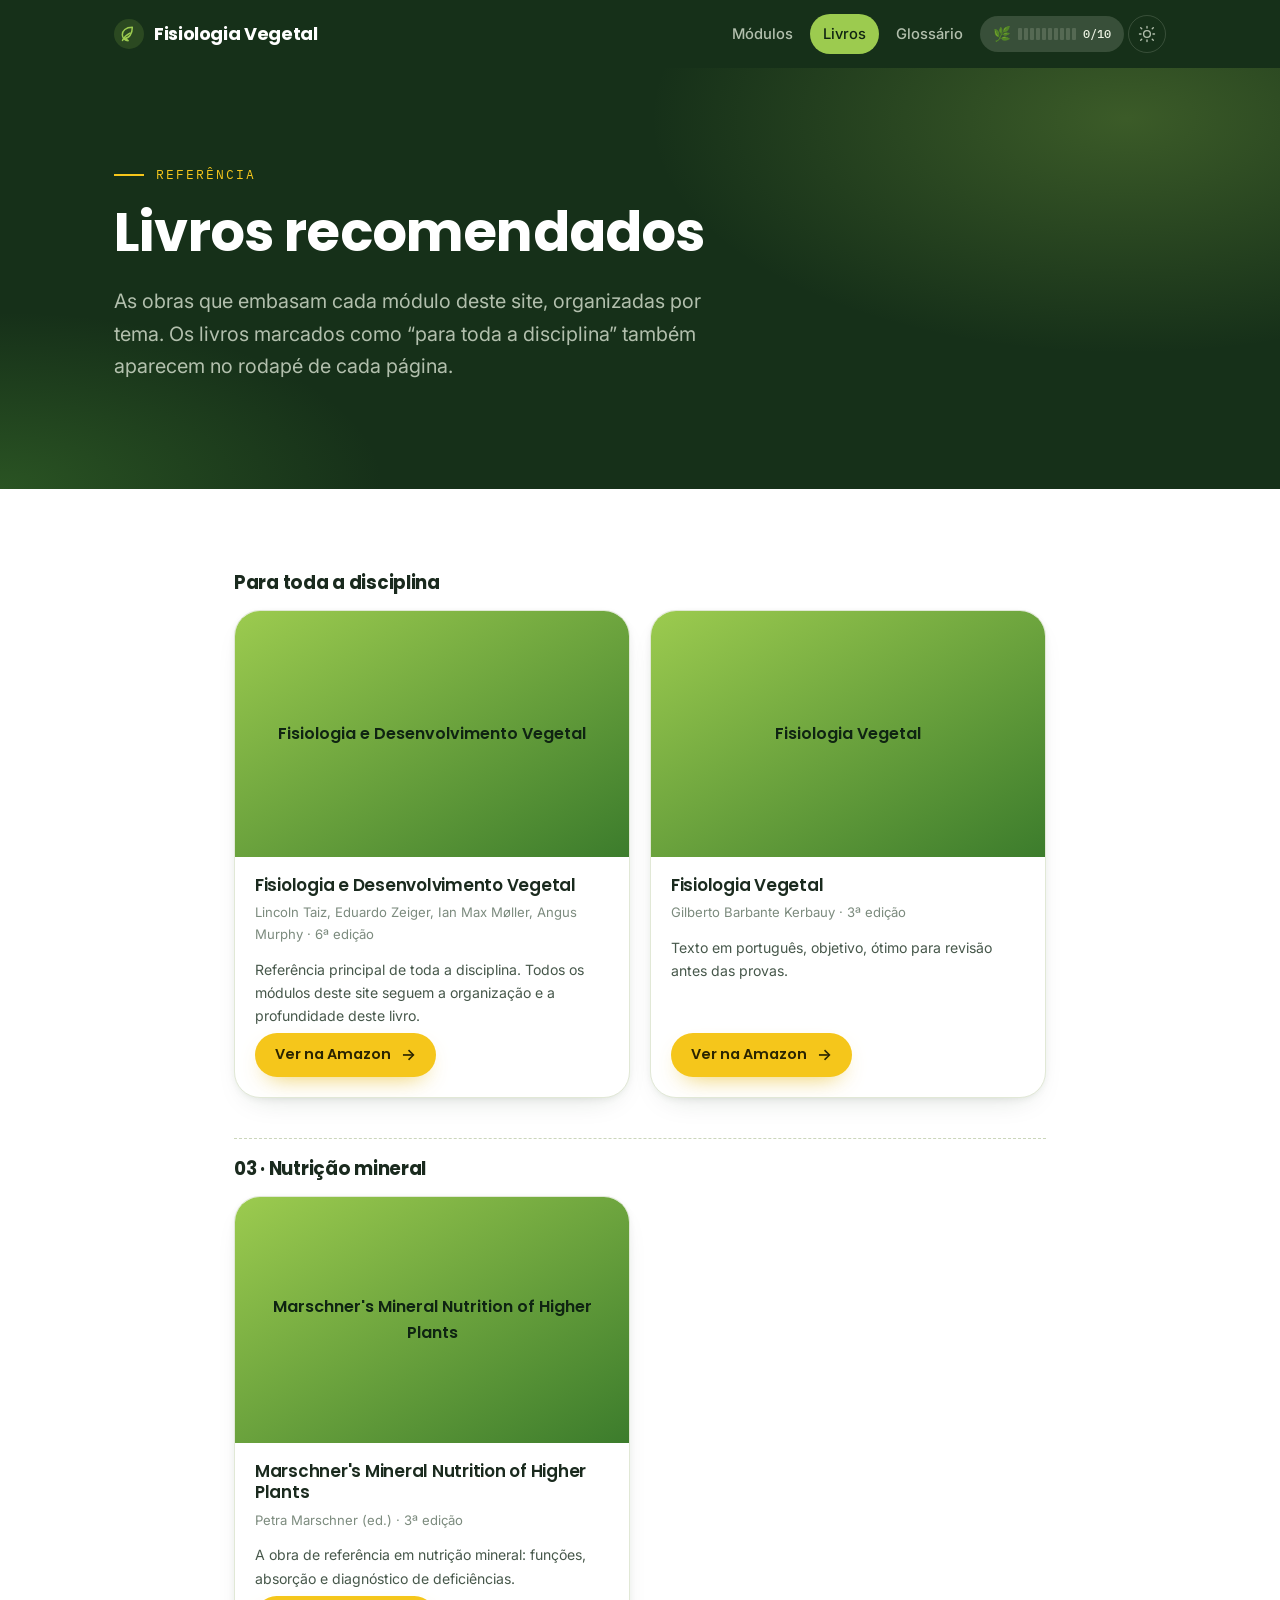
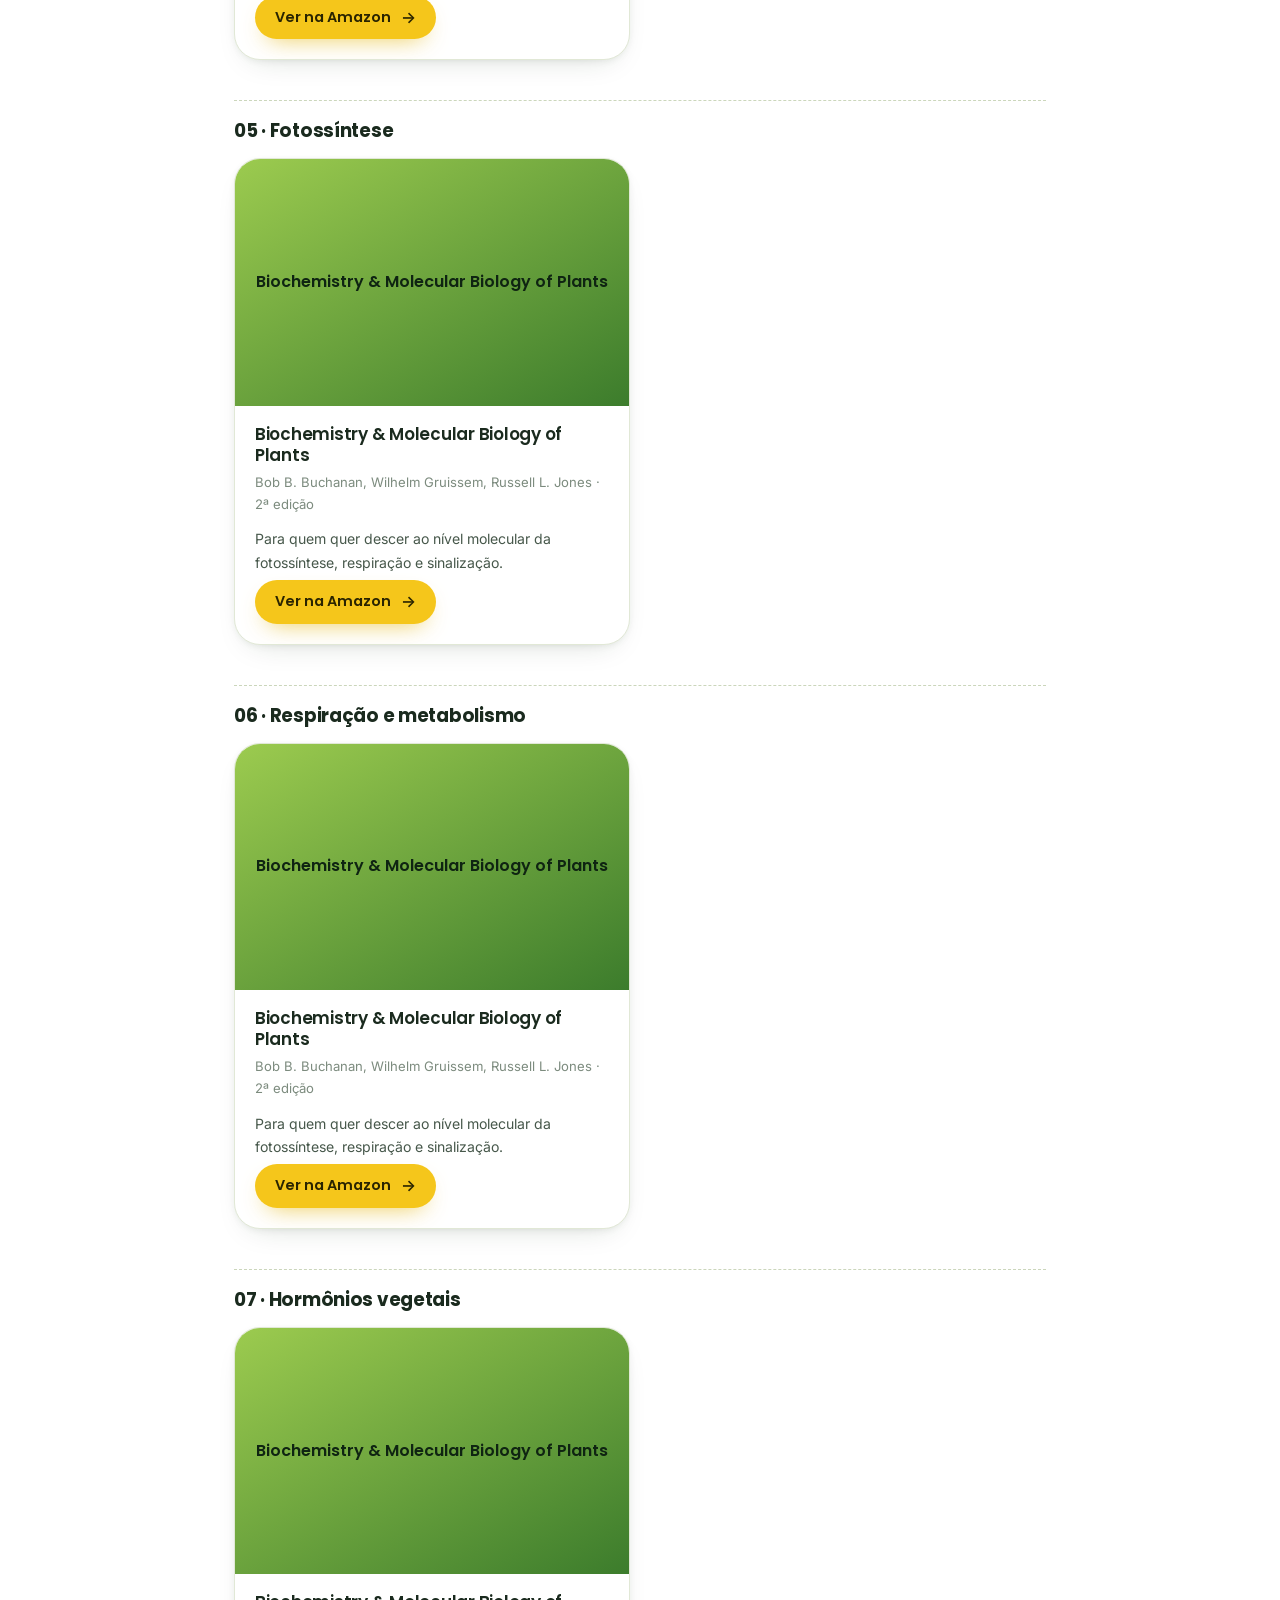
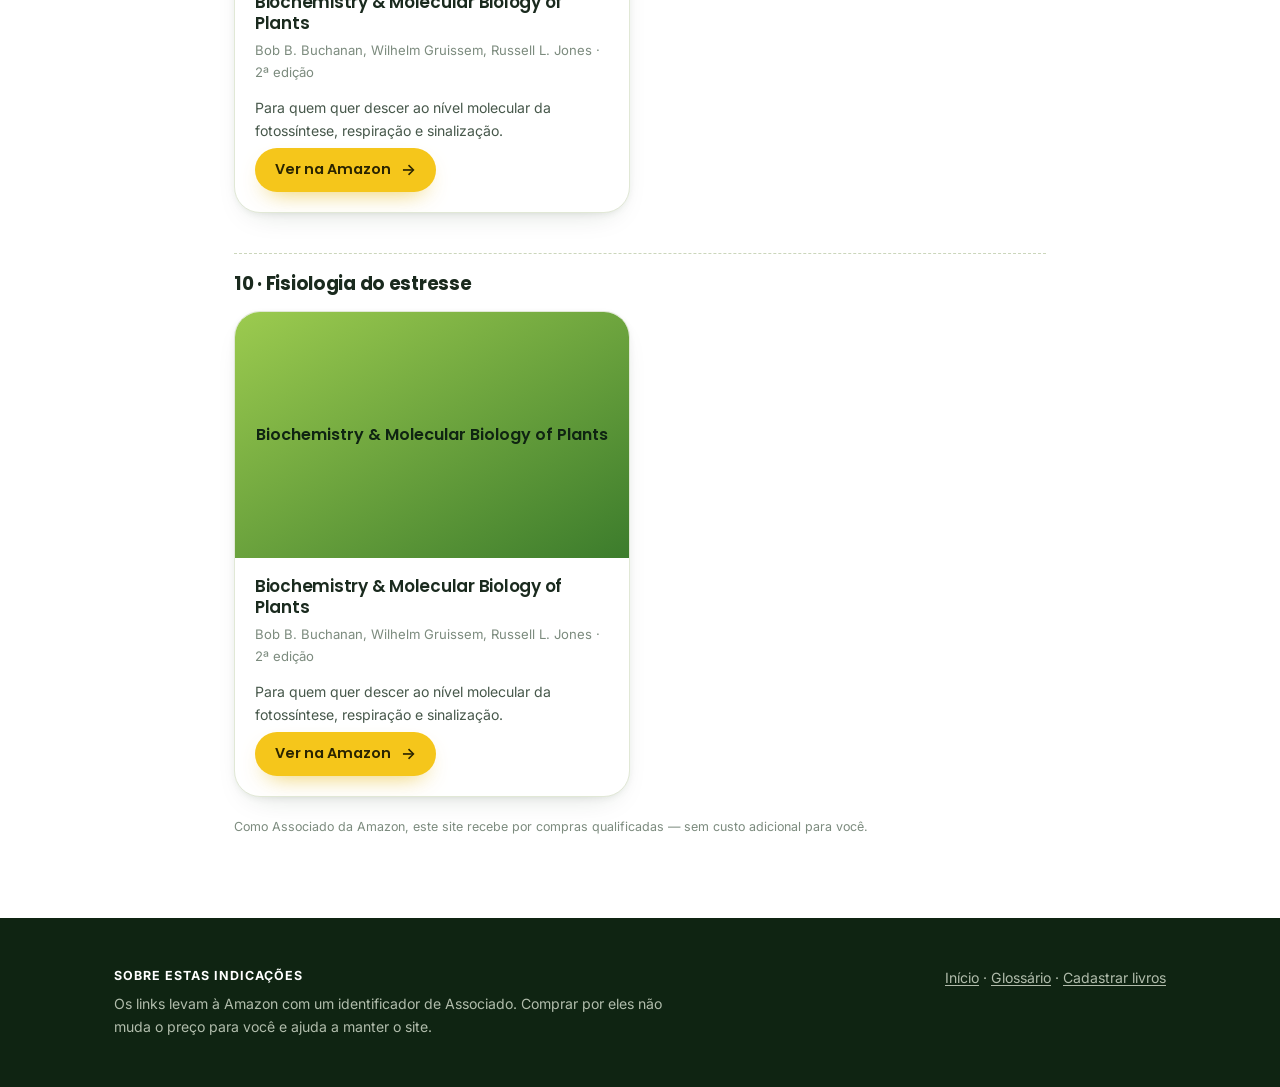
<file: livros.html>
<!DOCTYPE html>
<html lang="pt-BR">
<head>
<meta charset="UTF-8">
<meta name="viewport" content="width=device-width, initial-scale=1">
<title>Livros recomendados | Fisiologia Vegetal</title>
<meta name="description" content="Indicações de livros de fisiologia vegetal, organizadas por tema, com links para a Amazon.">
<link rel="preconnect" href="https://fonts.googleapis.com">
<link rel="preconnect" href="https://fonts.gstatic.com" crossorigin>
<link href="https://fonts.googleapis.com/css2?family=Poppins:wght@500;600;700&family=Inter:wght@400;500;600&family=IBM+Plex+Mono:wght@400;500&display=swap" rel="stylesheet">
<link rel="stylesheet" href="css/style.css">
</head>
<body>
<a class="skip-link" href="#conteudo">Pular para o conteúdo</a>

<header class="site-header">
  <div class="wrap">
    <a class="brand" href="index.html">
      <svg class="leaf" viewBox="0 0 24 24" fill="none" stroke="currentColor" stroke-width="1.8" stroke-linecap="round" stroke-linejoin="round"><path d="M11 20A7 7 0 0 1 4 13c0-5 4-9 12-9 0 8-4 13-9 13Z"/><path d="M4 20c2-4 5-7 9-9"/></svg>
      Fisiologia Vegetal
    </a>
    <nav class="site-nav" aria-label="Principal">
      <a href="index.html#modulos">Módulos</a>
      <a href="livros.html">Livros</a>
      <a href="glossario.html">Glossário</a>
      <button class="theme-toggle" type="button" aria-label="Alternar tema claro/escuro">
        <svg viewBox="0 0 24 24" fill="none" stroke="currentColor" stroke-width="1.8" stroke-linecap="round"><circle cx="12" cy="12" r="4.5"/><path d="M12 2v2M12 20v2M4 12H2M22 12h-2M5 5 3.6 3.6M20.4 20.4 19 19M19 5l1.4-1.4M3.6 20.4 5 19"/></svg>
      </button>
    </nav>
  </div>
</header>

<main id="conteudo">
  <section class="module-hero">
    <div class="wrap">
      <p class="kicker">Referência</p>
      <h1>Livros recomendados</h1>
      <p class="lead">As obras que embasam cada módulo deste site, organizadas por tema. Os livros marcados como &ldquo;para toda a disciplina&rdquo; também aparecem no rodapé de cada página.</p>
    </div>
  </section>

  <div class="wrap prose" style="max-width:900px">
    <div id="livros-catalogo"></div>
    <p class="book-disclosure" id="livros-disclosure"></p>
  </div>
</main>

<footer class="site-footer">
  <div class="wrap">
    <div class="refs">
      <b>Sobre estas indicações</b>
      Os links levam à Amazon com um identificador de Associado. Comprar por eles não muda o preço para você e ajuda a manter o site.
    </div>
    <div><a href="index.html">Início</a> · <a href="glossario.html">Glossário</a> · <a href="admin-livros.html">Cadastrar livros</a></div>
  </div>
</footer>

<script src="js/exercicios-data.js"></script>
<script src="js/livros-data.js"></script>
<script src="js/gamify.js"></script>
<script src="js/main.js"></script>
</body>
</html>
</file>
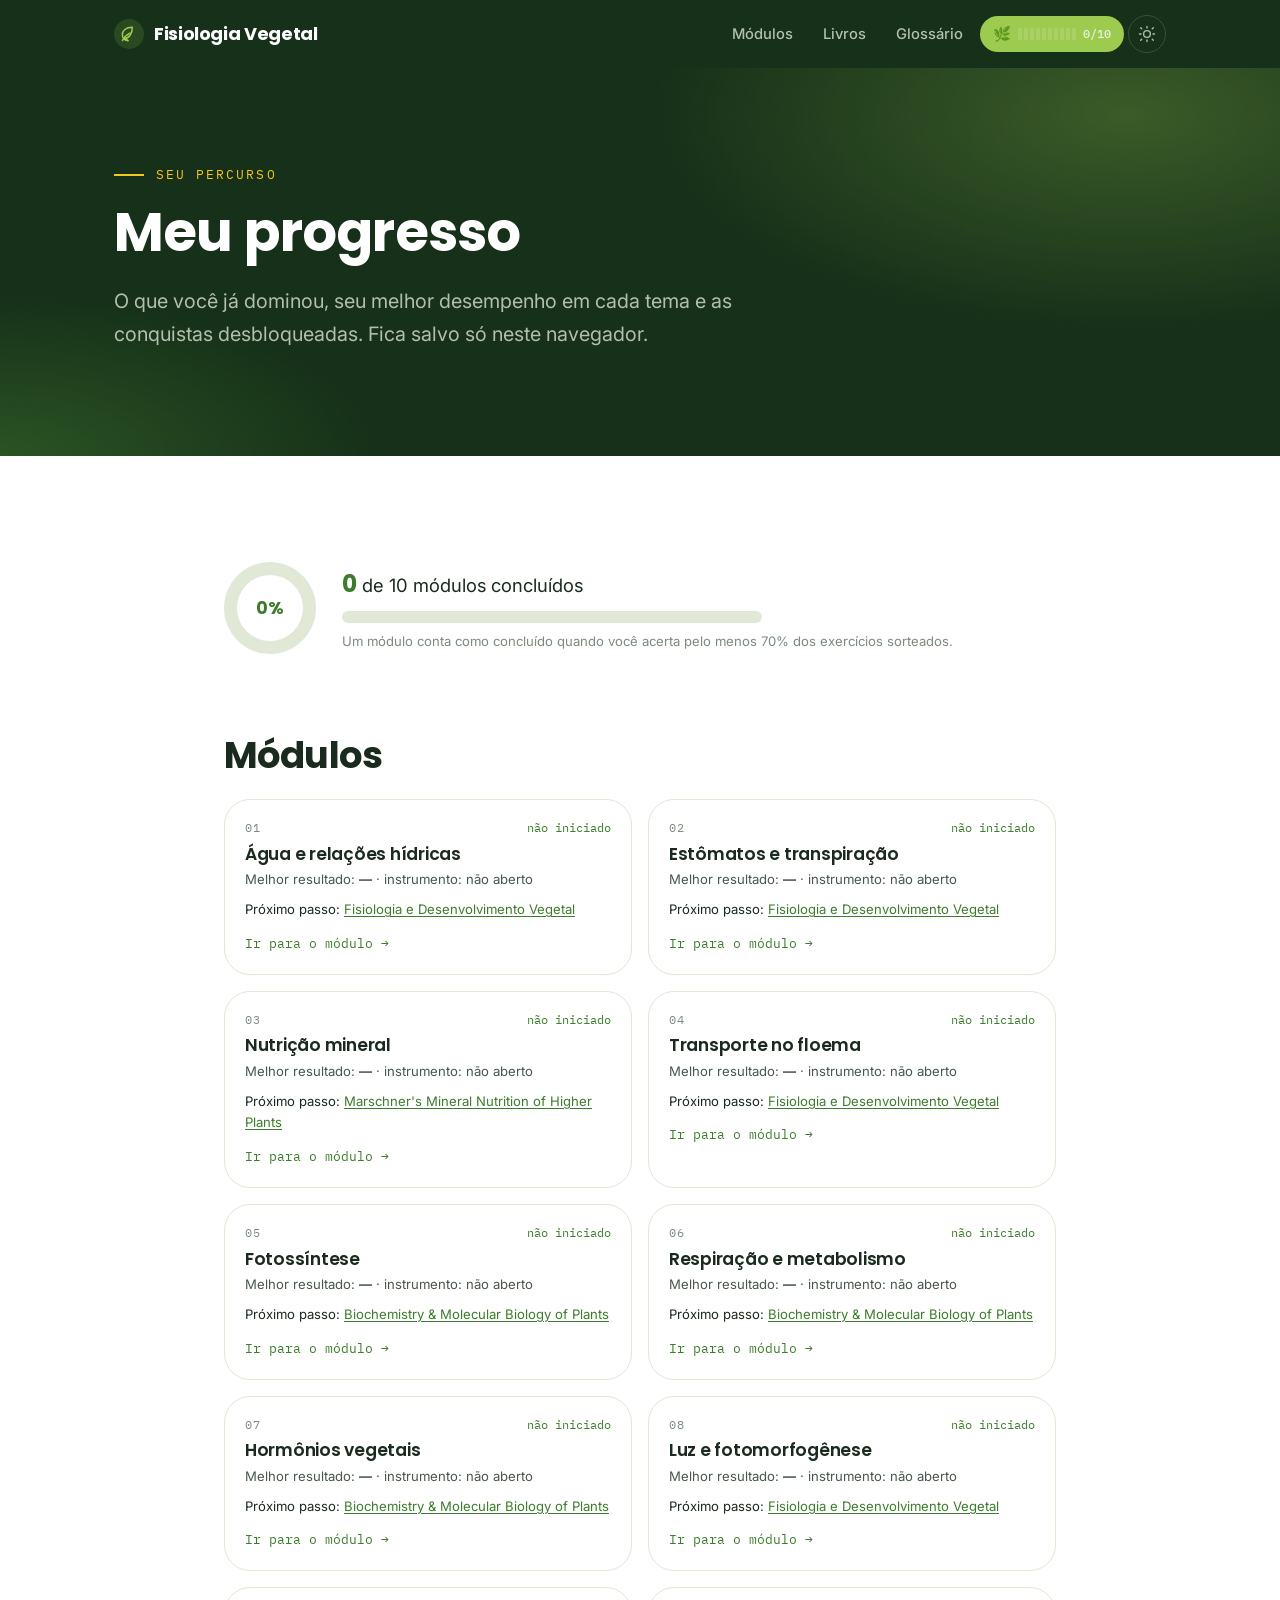
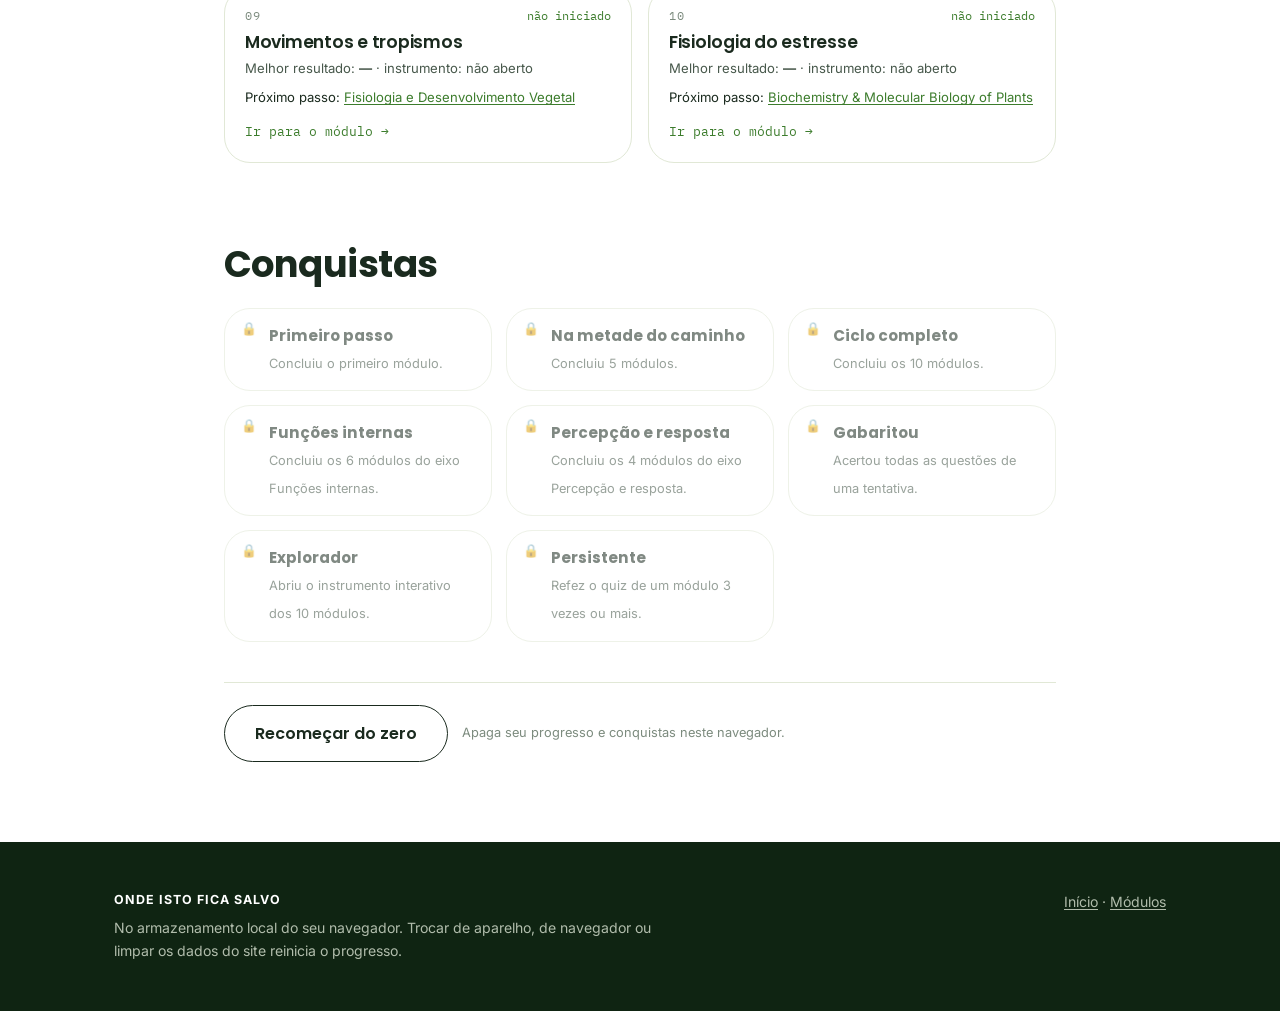
<file: progresso.html>
<!DOCTYPE html>
<html lang="pt-BR">
<head>
<meta charset="UTF-8">
<meta name="viewport" content="width=device-width, initial-scale=1">
<title>Meu progresso | Fisiologia Vegetal</title>
<meta name="description" content="Acompanhe os módulos concluídos, seu melhor desempenho em cada tema e as conquistas desbloqueadas.">
<link rel="preconnect" href="https://fonts.googleapis.com">
<link rel="preconnect" href="https://fonts.gstatic.com" crossorigin>
<link href="https://fonts.googleapis.com/css2?family=Poppins:wght@500;600;700&family=Inter:wght@400;500;600&family=IBM+Plex+Mono:wght@400;500&display=swap" rel="stylesheet">
<link rel="stylesheet" href="css/style.css">
</head>
<body>
<a class="skip-link" href="#conteudo">Pular para o conteúdo</a>

<header class="site-header">
  <div class="wrap">
    <a class="brand" href="index.html">
      <svg class="leaf" viewBox="0 0 24 24" fill="none" stroke="currentColor" stroke-width="1.8" stroke-linecap="round" stroke-linejoin="round"><path d="M11 20A7 7 0 0 1 4 13c0-5 4-9 12-9 0 8-4 13-9 13Z"/><path d="M4 20c2-4 5-7 9-9"/></svg>
      Fisiologia Vegetal
    </a>
    <nav class="site-nav" aria-label="Principal">
      <a href="index.html#modulos">Módulos</a>
      <a href="livros.html">Livros</a>
      <a href="glossario.html">Glossário</a>
      <button class="theme-toggle" type="button" aria-label="Alternar tema claro/escuro">
        <svg viewBox="0 0 24 24" fill="none" stroke="currentColor" stroke-width="1.8" stroke-linecap="round"><circle cx="12" cy="12" r="4.5"/><path d="M12 2v2M12 20v2M4 12H2M22 12h-2M5 5 3.6 3.6M20.4 20.4 19 19M19 5l1.4-1.4M3.6 20.4 5 19"/></svg>
      </button>
    </nav>
  </div>
</header>

<main id="conteudo">
  <section class="module-hero">
    <div class="wrap">
      <p class="kicker">Seu percurso</p>
      <h1>Meu progresso</h1>
      <p class="lead">O que você já dominou, seu melhor desempenho em cada tema e as conquistas desbloqueadas. Fica salvo só neste navegador.</p>
    </div>
  </section>

  <div class="wrap prose" style="max-width:920px">

    <div class="prog-top">
      <div class="prog-ring" id="ring"></div>
      <div>
        <p class="prog-count"><strong id="pDone">0</strong> de 10 módulos concluídos</p>
        <div class="prog-bar"><i id="pBar"></i></div>
        <p class="prog-hint" id="pHint">Um módulo conta como concluído quando você acerta pelo menos 70% dos exercícios sorteados.</p>
      </div>
    </div>

    <h2>Módulos</h2>
    <div class="prog-mods" id="mods"></div>

    <h2>Conquistas</h2>
    <div class="badges" id="badges"></div>

    <div class="prog-reset">
      <button type="button" class="btn btn--ghost" id="reset">Recomeçar do zero</button>
      <span>Apaga seu progresso e conquistas neste navegador.</span>
    </div>
  </div>
</main>

<footer class="site-footer">
  <div class="wrap">
    <div class="refs"><b>Onde isto fica salvo</b> No armazenamento local do seu navegador. Trocar de aparelho, de navegador ou limpar os dados do site reinicia o progresso.</div>
    <div><a href="index.html">Início</a> · <a href="index.html#modulos">Módulos</a></div>
  </div>
</footer>

<script src="js/exercicios-data.js"></script>
<script src="js/livros-data.js"></script>
<script src="js/gamify.js"></script>
<script src="js/main.js"></script>
<script>
(function () {
  if (!window.FVP) return;
  var s = FVP.summary();
  var NOME = FVP.MODULOS_NOME;
  var slugs = FVP.ALL10;

  // topo
  document.getElementById("pDone").textContent = s.modulesDone;
  document.getElementById("pBar").style.width = (s.modulesDone / 10 * 100) + "%";
  var pct = Math.round(s.modulesDone / 10 * 100);
  document.getElementById("ring").style.background =
    "conic-gradient(var(--green-bright) " + pct + "%, var(--line) 0)";
  document.getElementById("ring").innerHTML = "<span>" + pct + "%</span>";
  if (s.modulesDone === 10) document.getElementById("pHint").textContent = "Você concluiu todos os módulos. 🌳";

  // livro por módulo (para sugerir nos não concluídos)
  function livroDe(slug) {
    if (!window.LIVROS) return null;
    var m = window.LIVROS.filter(function (b) { return (b.paginas || []).indexOf(slug) >= 0; });
    if (m.length) return m[0];
    var g = window.LIVROS.filter(function (b) { var p = b.paginas || []; return p.indexOf("geral") >= 0; });
    return g[0] || null;
  }
  function bookHref(b) {
    var cfg = window.LIVROS_CONFIG || { amazonTag: "", marketplace: "https://www.amazon.com.br" };
    var tag = encodeURIComponent(cfg.amazonTag || "");
    if (b.link) return b.link + (b.link.indexOf("?") < 0 ? "?" : "&") + "tag=" + tag;
    if (/^[A-Z0-9]{10}$/i.test((b.asin || "").trim())) return cfg.marketplace + "/dp/" + b.asin.trim() + "?tag=" + tag;
    return cfg.marketplace + "/s?k=" + encodeURIComponent(b.titulo + " " + (b.autores || "")) + "&tag=" + tag;
  }

  var mods = document.getElementById("mods");
  slugs.forEach(function (slug, i) {
    var m = s.perModule[slug] || {};
    var seen = s.seen && s.seen[slug];
    var num = ("0" + (i + 1)).slice(-2);
    var card = document.createElement("div");
    card.className = "prog-mod" + (m.done ? " is-done" : "");
    var score = m.total ? m.best + "/" + m.total : "—";
    var extra = "";
    if (!m.done) {
      var lv = livroDe(slug);
      if (lv) extra = '<p class="prog-mod-book">Próximo passo: <a href="' + bookHref(lv) + '" target="_blank" rel="sponsored noopener noreferrer">' + lv.titulo + '</a></p>';
    }
    card.innerHTML =
      '<div class="prog-mod-h"><span class="prog-mod-n">' + num + '</span>' +
      '<span class="prog-mod-st">' + (m.done ? "✔ concluído" : (m.attempts ? "em andamento" : "não iniciado")) + '</span></div>' +
      '<h3><a href="modulos/' + slug + '.html">' + NOME[slug] + '</a></h3>' +
      '<p class="prog-mod-meta">Melhor resultado: <b>' + score + '</b>' +
      (m.attempts ? ' · ' + m.attempts + ' tentativa' + (m.attempts > 1 ? 's' : '') : '') +
      ' · instrumento: ' + (seen ? 'explorado' : 'não aberto') + '</p>' +
      extra +
      '<a class="prog-mod-go" href="modulos/' + slug + '.html">' + (m.done ? 'Refazer' : 'Ir para o módulo') + ' →</a>';
    mods.appendChild(card);
  });

  // conquistas
  var bx = document.getElementById("badges");
  s.badgesEarned.forEach(function (b) {
    bx.innerHTML += '<div class="badge earned"><span class="badge-ic">' + b.icon + '</span><div><b>' + b.nome + '</b><span>' + b.desc + '</span></div></div>';
  });
  s.badgesLocked.forEach(function (b) {
    bx.innerHTML += '<div class="badge locked"><span class="badge-ic">🔒</span><div><b>' + b.nome + '</b><span>' + b.desc + '</span></div></div>';
  });

  document.getElementById("reset").addEventListener("click", function () {
    if (confirm("Apagar todo o seu progresso e conquistas neste navegador?")) {
      FVP.reset();
      location.reload();
    }
  });
})();
</script>
</body>
</html>
</file>
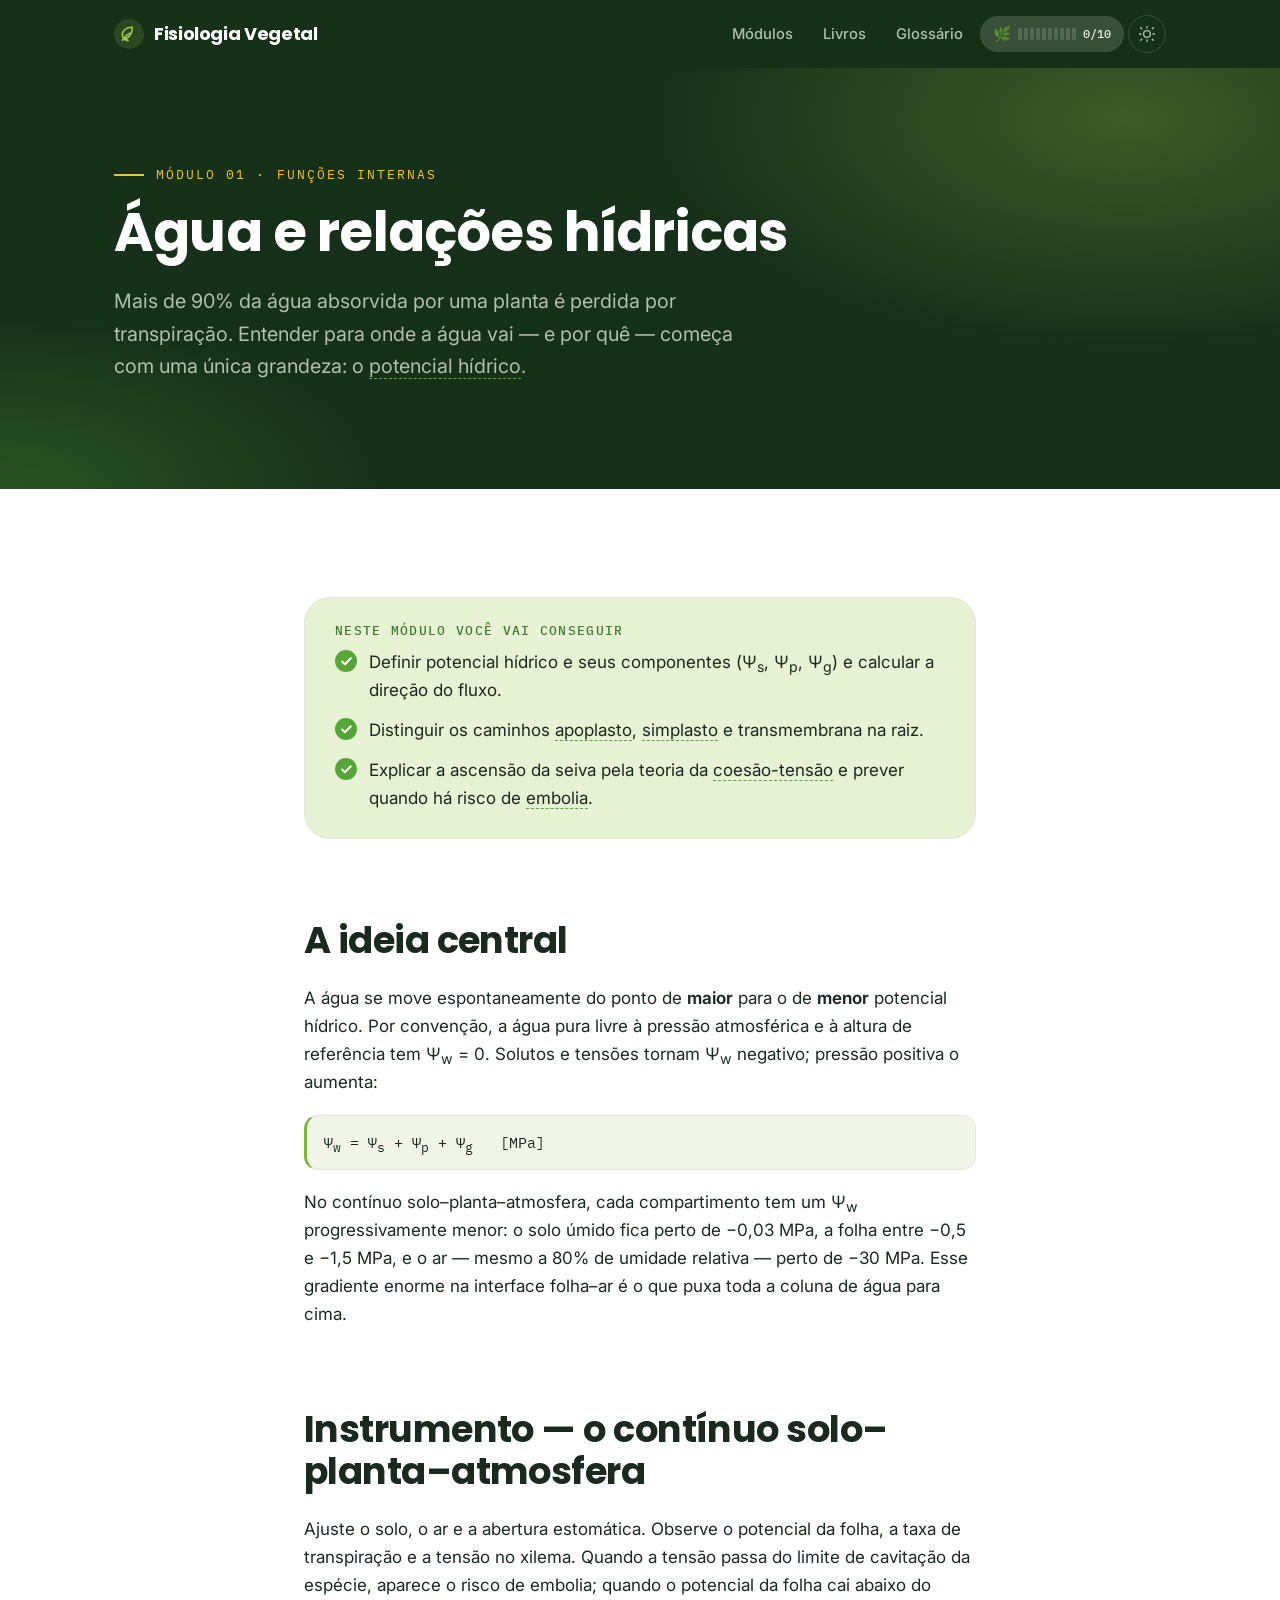
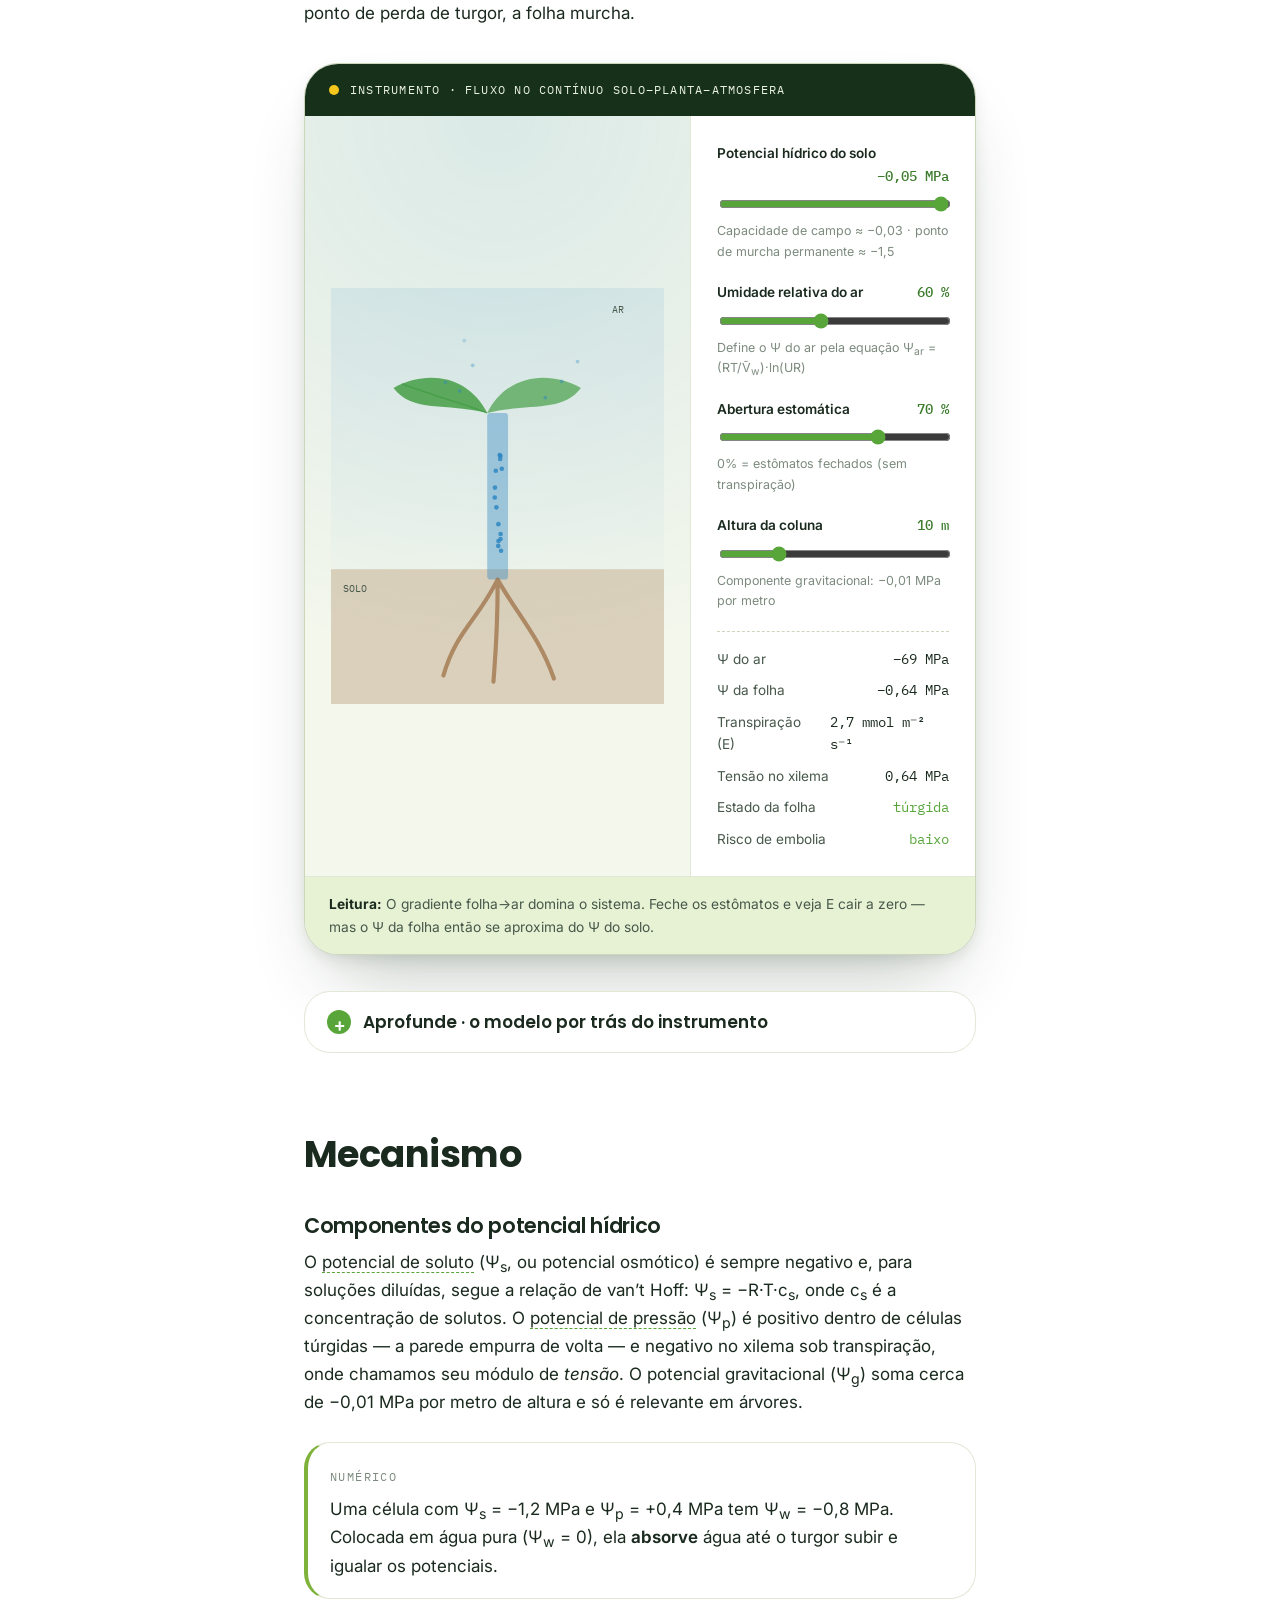
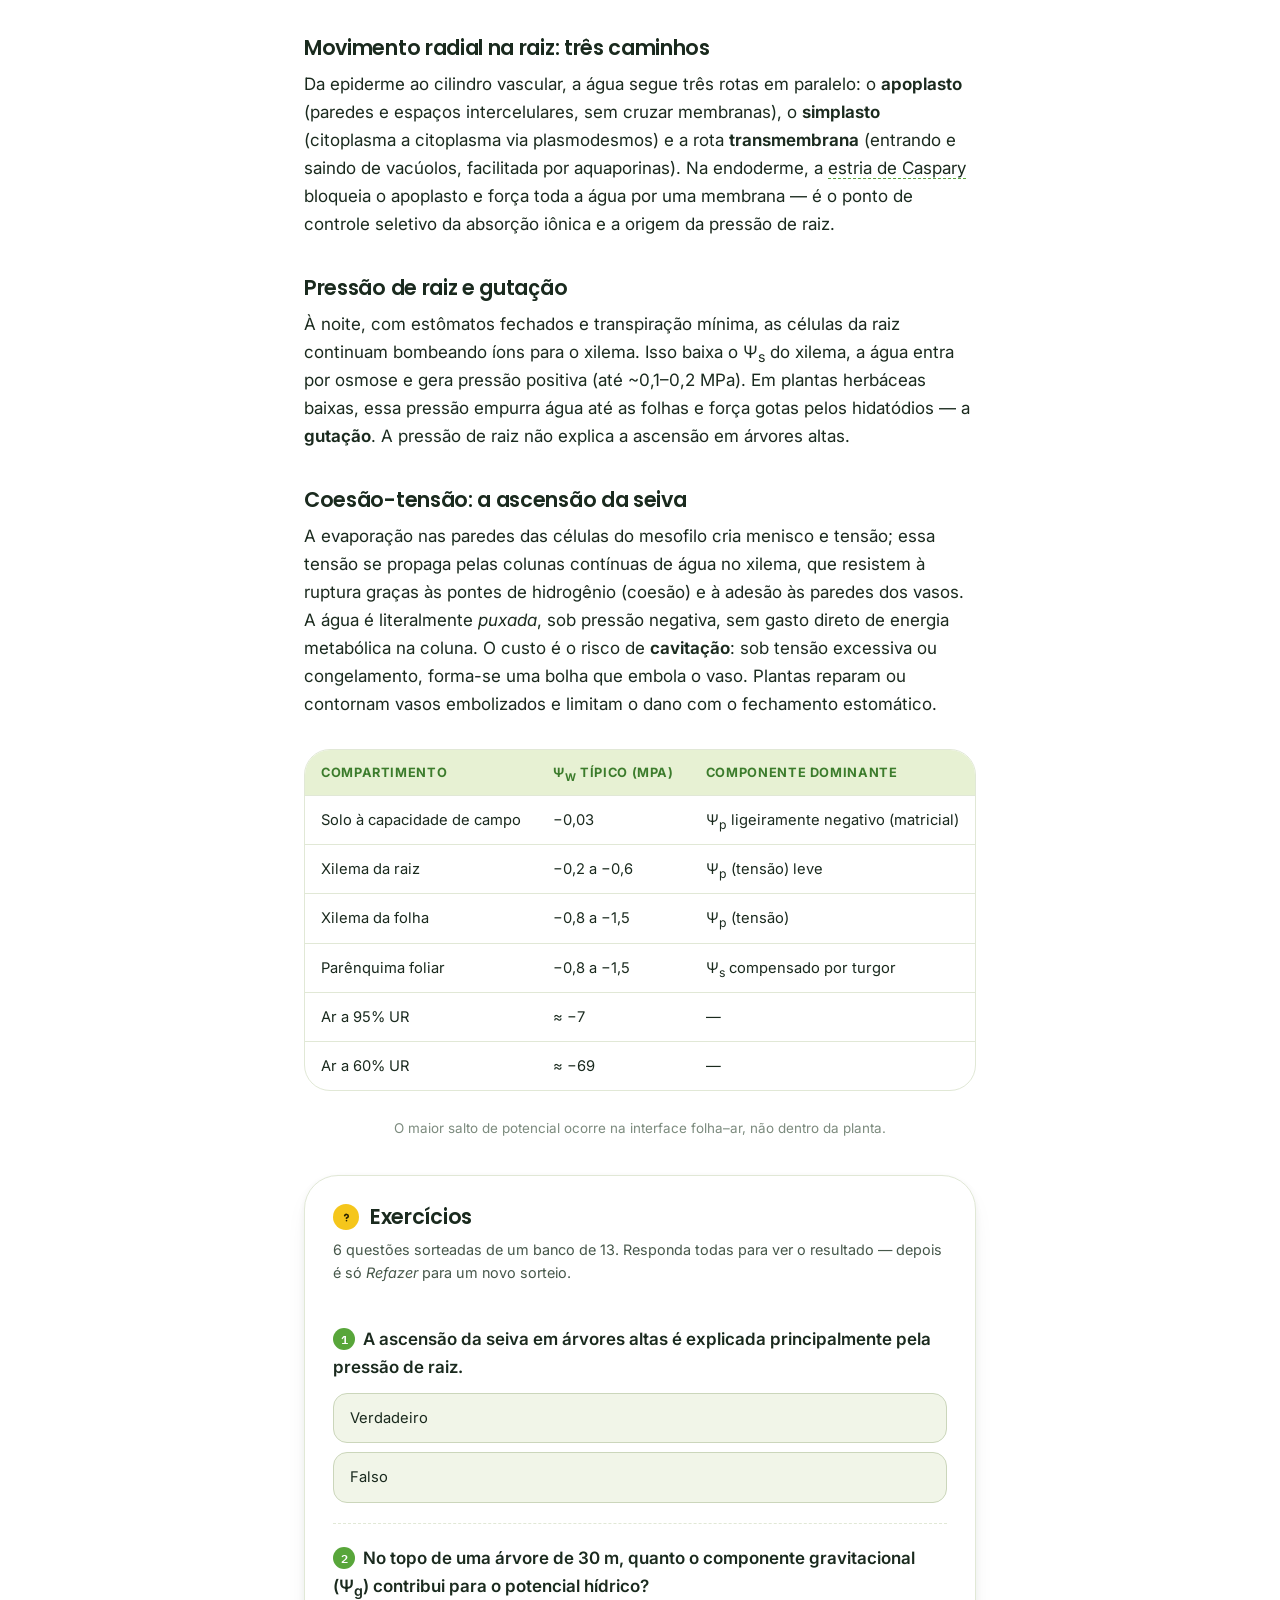
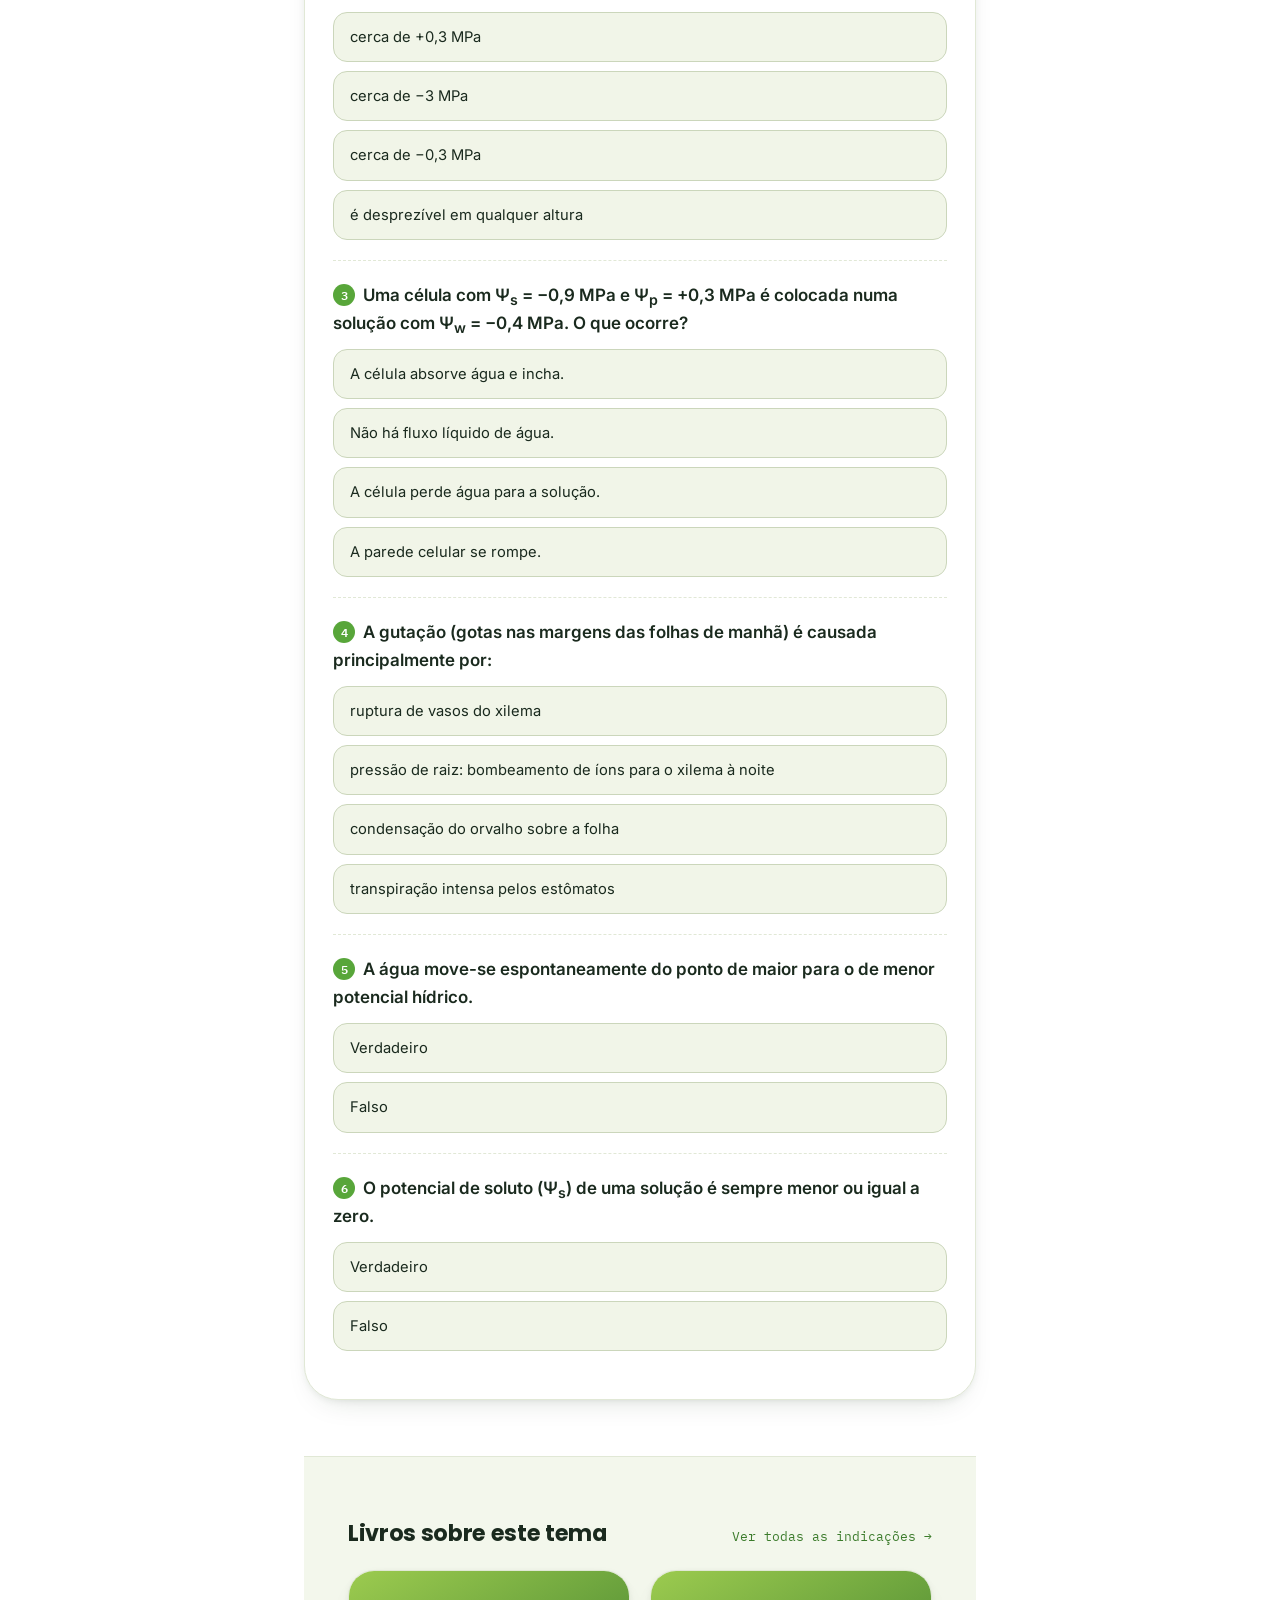
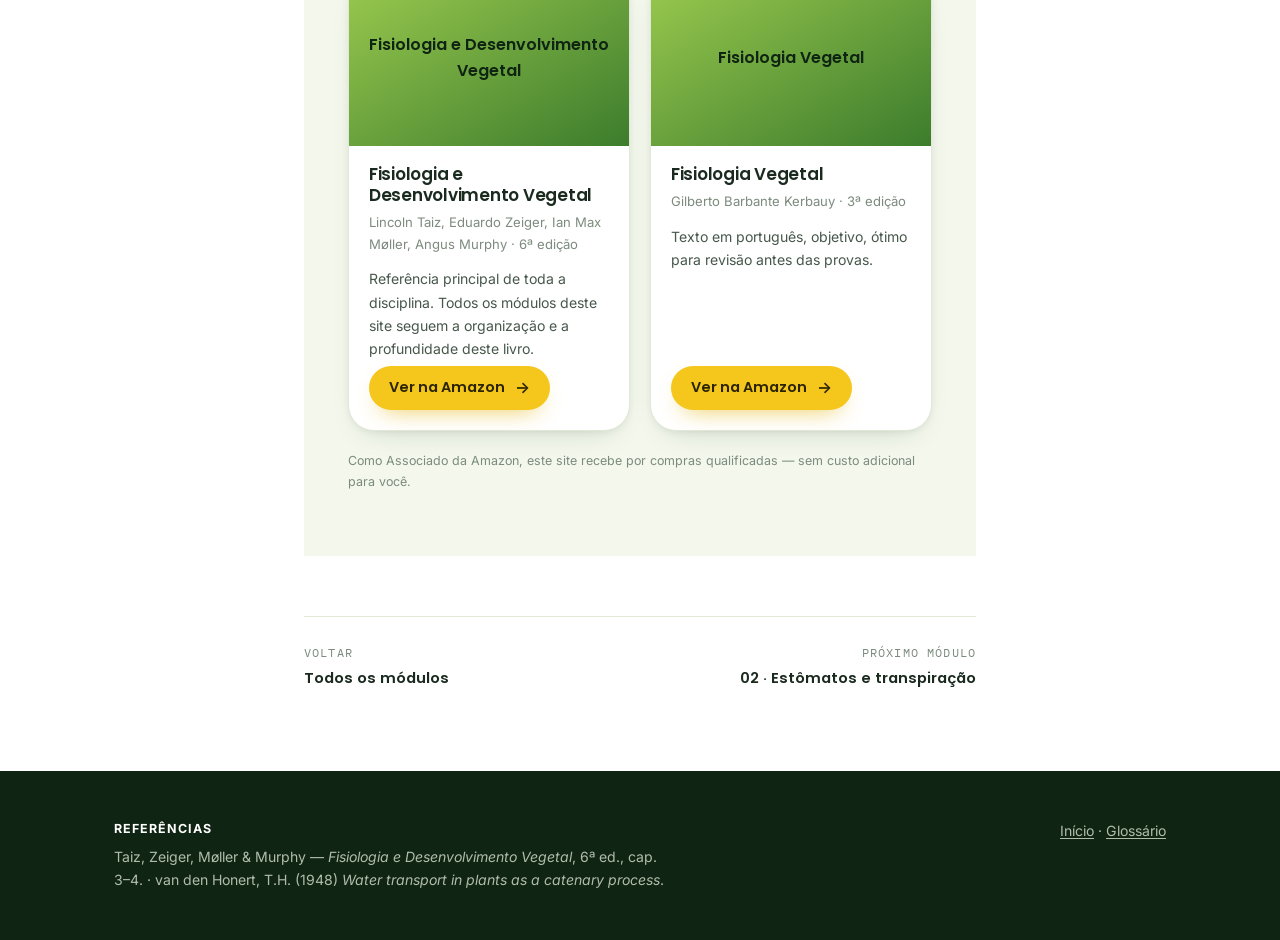
<file: modulos/01-agua.html>
<!DOCTYPE html>
<html lang="pt-BR">
<head>
<meta charset="UTF-8">
<meta name="viewport" content="width=device-width, initial-scale=1">
<title>Módulo 01 — Água e relações hídricas | Fisiologia Vegetal</title>
<meta name="description" content="Potencial hídrico, osmose, apoplasto e simplasto, e a teoria da coesão-tensão do transporte no xilema, com simulador do contínuo solo–planta–atmosfera.">
<link rel="preconnect" href="https://fonts.googleapis.com">
<link rel="preconnect" href="https://fonts.gstatic.com" crossorigin>
<link href="https://fonts.googleapis.com/css2?family=Poppins:wght@500;600;700&family=Inter:wght@400;500;600&family=IBM+Plex+Mono:wght@400;500&display=swap" rel="stylesheet">
<link rel="stylesheet" href="../css/style.css">
<style>:root { --module: var(--c-agua); }</style>
</head>
<body>
<a class="skip-link" href="#conteudo">Pular para o conteúdo</a>

<header class="site-header">
  <div class="wrap">
    <a class="brand" href="../index.html">
      <svg class="leaf" viewBox="0 0 24 24" fill="none" stroke="currentColor" stroke-width="1.8" stroke-linecap="round" stroke-linejoin="round"><path d="M11 20A7 7 0 0 1 4 13c0-5 4-9 12-9 0 8-4 13-9 13Z"/><path d="M4 20c2-4 5-7 9-9"/></svg>
      Fisiologia Vegetal
    </a>
    <nav class="site-nav" aria-label="Principal">
      <a href="../index.html#modulos">Módulos</a>
      <a href="../livros.html">Livros</a>
      <a href="../glossario.html">Glossário</a>
      <button class="theme-toggle" type="button" aria-label="Alternar tema claro/escuro">
        <svg viewBox="0 0 24 24" fill="none" stroke="currentColor" stroke-width="1.8" stroke-linecap="round"><circle cx="12" cy="12" r="4.5"/><path d="M12 2v2M12 20v2M4 12H2M22 12h-2M5 5 3.6 3.6M20.4 20.4 19 19M19 5l1.4-1.4M3.6 20.4 5 19"/></svg>
      </button>
    </nav>
  </div>
</header>

<main id="conteudo">

  <section class="module-hero">
    <div class="wrap">
      <p class="kicker">Módulo 01 · Funções internas</p>
      <h1>Água e relações hídricas</h1>
      <p class="lead">Mais de 90% da água absorvida por uma planta é perdida por transpiração. Entender para onde a água vai &mdash; e por quê &mdash; começa com uma única grandeza: o <span class="term" data-term="potencial hídrico">potencial hídrico</span>.</p>
    </div>
  </section>

  <div class="wrap prose">

    <div class="objectives">
      <h2>Neste módulo você vai conseguir</h2>
      <ul>
        <li>Definir potencial hídrico e seus componentes (Ψ<sub>s</sub>, Ψ<sub>p</sub>, Ψ<sub>g</sub>) e calcular a direção do fluxo.</li>
        <li>Distinguir os caminhos <span class="term" data-term="apoplasto">apoplasto</span>, <span class="term" data-term="simplasto">simplasto</span> e transmembrana na raiz.</li>
        <li>Explicar a ascensão da seiva pela teoria da <span class="term" data-term="coesão-tensão">coesão-tensão</span> e prever quando há risco de <span class="term" data-def="Ruptura da coluna de água no xilema por formação de bolha de vapor sob tensão elevada; interrompe a condução naquele vaso.">embolia</span>.</li>
      </ul>
    </div>

    <h2 id="ideia">A ideia central</h2>
    <p>A água se move espontaneamente do ponto de <strong>maior</strong> para o de <strong>menor</strong> potencial hídrico. Por convenção, a água pura livre à pressão atmosférica e à altura de referência tem Ψ<sub>w</sub>&nbsp;=&nbsp;0. Solutos e tensões tornam Ψ<sub>w</sub> negativo; pressão positiva o aumenta:</p>
    <span class="eq">Ψ<sub>w</sub> = Ψ<sub>s</sub> + Ψ<sub>p</sub> + Ψ<sub>g</sub>   &nbsp;&nbsp;[MPa]</span>
    <p>No contínuo solo&ndash;planta&ndash;atmosfera, cada compartimento tem um Ψ<sub>w</sub> progressivamente menor: o solo úmido fica perto de &minus;0,03&nbsp;MPa, a folha entre &minus;0,5 e &minus;1,5&nbsp;MPa, e o ar &mdash; mesmo a 80% de umidade relativa &mdash; perto de &minus;30&nbsp;MPa. Esse gradiente enorme na interface folha&ndash;ar é o que puxa toda a coluna de água para cima.</p>

    <h2 id="instrumento">Instrumento &mdash; o contínuo solo&ndash;planta&ndash;atmosfera</h2>
    <p>Ajuste o solo, o ar e a abertura estomática. Observe o potencial da folha, a taxa de transpiração e a tensão no xilema. Quando a tensão passa do limite de cavitação da espécie, aparece o risco de embolia; quando o potencial da folha cai abaixo do ponto de perda de turgor, a folha murcha.</p>

    <div class="lab" id="lab-spac">
      <div class="lab-head">Instrumento · fluxo no contínuo solo–planta–atmosfera</div>
      <div class="lab-body">
        <div class="lab-stage">
          <svg viewBox="0 0 320 400" role="img" aria-label="Diagrama de uma planta com raízes no solo, caule com xilema e folha, mostrando o fluxo de água.">
            <defs>
              <linearGradient id="sky" x1="0" y1="0" x2="0" y2="1">
                <stop offset="0" stop-color="var(--c-agua)" stop-opacity="0.10"/>
                <stop offset="1" stop-color="var(--c-agua)" stop-opacity="0.02"/>
              </linearGradient>
            </defs>
            <rect x="0" y="0" width="320" height="270" fill="url(#sky)"/>
            <!-- solo -->
            <rect id="soil" x="0" y="270" width="320" height="130" fill="var(--c-terra)" fill-opacity="0.28"/>
            <rect x="0" y="270" width="320" height="130" fill="url(#soilTint)"/>
            <text x="12" y="292" font-family="var(--mono)" font-size="10" fill="var(--ink-soft)">SOLO</text>
            <text x="270" y="24" font-family="var(--mono)" font-size="10" fill="var(--ink-soft)">AR</text>
            <!-- caule / xilema -->
            <rect id="xylem" x="150" y="120" width="20" height="160" rx="3" fill="var(--c-agua)" fill-opacity="0.35"/>
            <!-- raízes -->
            <path d="M160 280 C140 320 120 330 108 372 M160 280 C180 315 200 335 214 375 M160 285 C160 330 158 350 156 378"
                  fill="none" stroke="var(--c-terra)" stroke-width="4" stroke-linecap="round" stroke-opacity="0.7"/>
            <!-- folha -->
            <g id="leaf" transform="rotate(0 150 120)">
              <path d="M150 120 C110 110 78 120 60 96 C92 78 132 84 150 120 Z" fill="var(--c-verde)" fill-opacity="0.8"/>
              <path d="M150 120 C130 112 100 104 68 92" stroke="var(--c-verde)" stroke-width="1.5" fill="none" stroke-opacity="0.6"/>
              <path d="M150 120 C190 110 222 120 240 96 C208 78 168 84 150 120 Z" fill="var(--c-verde)" fill-opacity="0.65"/>
            </g>
            <!-- gotas de transpiração -->
            <g id="vapor"></g>
            <!-- gotas subindo -->
            <g id="stream"></g>
          </svg>
        </div>

        <div class="lab-controls">
          <div class="control">
            <label for="psiSoil">Potencial hídrico do solo <span class="val" id="psiSoilV">−0,05 MPa</span></label>
            <input type="range" id="psiSoil" min="-2.0" max="-0.03" step="0.01" value="-0.05">
            <span class="hint">Capacidade de campo ≈ −0,03 · ponto de murcha permanente ≈ −1,5</span>
          </div>
          <div class="control">
            <label for="rh">Umidade relativa do ar <span class="val" id="rhV">60 %</span></label>
            <input type="range" id="rh" min="30" max="99" step="1" value="60">
            <span class="hint">Define o Ψ do ar pela equação Ψ<sub>ar</sub> = (RT/V̄<sub>w</sub>)·ln(UR)</span>
          </div>
          <div class="control">
            <label for="gs">Abertura estomática <span class="val" id="gsV">70 %</span></label>
            <input type="range" id="gs" min="0" max="100" step="1" value="70">
            <span class="hint">0% = estômatos fechados (sem transpiração)</span>
          </div>
          <div class="control">
            <label for="hgt">Altura da coluna <span class="val" id="hgtV">10 m</span></label>
            <input type="range" id="hgt" min="0.5" max="40" step="0.5" value="10">
            <span class="hint">Componente gravitacional: −0,01 MPa por metro</span>
          </div>

          <div class="readout" aria-live="polite">
            <div class="row"><span class="k">Ψ do ar</span><span class="v" id="oPsiAir">−63 MPa</span></div>
            <div class="row"><span class="k">Ψ da folha</span><span class="v" id="oPsiLeaf">−0,9 MPa</span></div>
            <div class="row"><span class="k">Transpiração (E)</span><span class="v" id="oE">3,1 mmol m⁻² s⁻¹</span></div>
            <div class="row"><span class="k">Tensão no xilema</span><span class="v" id="oTens">0,9 MPa</span></div>
            <div class="row"><span class="k">Estado da folha</span><span class="v" id="oState">túrgida</span></div>
            <div class="row"><span class="k">Risco de embolia</span><span class="v" id="oCav">baixo</span></div>
          </div>
        </div>
      </div>
      <div class="lab-note">
        <b>Leitura:</b> <span id="labNote">o gradiente folha→ar domina o sistema. Feche os estômatos e veja a transpiração cair a zero — mas o Ψ da folha então se aproxima do Ψ do solo.</span>
      </div>
    </div>

    <details class="deepen">
      <summary>Aprofunde · o modelo por trás do instrumento</summary>
      <div class="deepen-body">
        <p>O fluxo em regime estacionário obedece a uma analogia de Ohm (van&nbsp;den&nbsp;Honert, 1948): o mesmo fluxo <em>J</em> atravessa segmentos em série, cada um com sua resistência hidráulica.</p>
        <span class="eq">J = (Ψ<sub>solo</sub> − Ψ<sub>folha</sub>) / R<sub>planta</sub> = g<sub>s</sub> · DPV   (aprox.)</span>
        <p>O potencial do ar vem da termodinâmica do vapor:</p>
        <span class="eq">Ψ<sub>ar</sub> = (R·T / V̄<sub>w</sub>) · ln(UR/100)</span>
        <p>Com R = 8,314&nbsp;J&nbsp;mol⁻¹&nbsp;K⁻¹, T = 293&nbsp;K e V̄<sub>w</sub> = 18&times;10⁻⁶&nbsp;m³&nbsp;mol⁻¹, o fator (R·T/V̄<sub>w</sub>) ≈ 135&nbsp;MPa. A 60% de UR: Ψ<sub>ar</sub> ≈ 135 · ln(0,6) ≈ −69&nbsp;MPa. Por isso a etapa em fase vapor concentra quase toda a queda de potencial do sistema, embora ofereça a maior resistência (a transpiração é lenta comparada ao gradiente).</p>
        <p>A <strong>tensão no xilema</strong> exibida é −Ψ<sub>p</sub> do xilema ≈ −(Ψ<sub>folha</sub> − Ψ<sub>s,xilema</sub>). O limite de cavitação usado (2,0&nbsp;MPa) é típico de muitas angiospermas mesofíticas; coníferas e xerófitas toleram tensões bem maiores por terem pontuações areoladas mais seguras.</p>
      </div>
    </details>

    <h2 id="mecanismo">Mecanismo</h2>

    <h3>Componentes do potencial hídrico</h3>
    <p>O <span class="term" data-term="potencial de soluto">potencial de soluto</span> (Ψ<sub>s</sub>, ou potencial osmótico) é sempre negativo e, para soluções diluídas, segue a relação de van&rsquo;t&nbsp;Hoff: Ψ<sub>s</sub> = &minus;R·T·c<sub>s</sub>, onde c<sub>s</sub> é a concentração de solutos. O <span class="term" data-term="potencial de pressão">potencial de pressão</span> (Ψ<sub>p</sub>) é positivo dentro de células túrgidas &mdash; a parede empurra de volta &mdash; e negativo no xilema sob transpiração, onde chamamos seu módulo de <em>tensão</em>. O potencial gravitacional (Ψ<sub>g</sub>) soma cerca de &minus;0,01&nbsp;MPa por metro de altura e só é relevante em árvores.</p>

    <div class="callout">
      <span class="lbl">Numérico</span>
      <p style="margin:.4em 0 0">Uma célula com Ψ<sub>s</sub> = &minus;1,2&nbsp;MPa e Ψ<sub>p</sub> = +0,4&nbsp;MPa tem Ψ<sub>w</sub> = &minus;0,8&nbsp;MPa. Colocada em água pura (Ψ<sub>w</sub> = 0), ela <strong>absorve</strong> água até o turgor subir e igualar os potenciais.</p>
    </div>

    <h3>Movimento radial na raiz: três caminhos</h3>
    <p>Da epiderme ao cilindro vascular, a água segue três rotas em paralelo: o <strong>apoplasto</strong> (paredes e espaços intercelulares, sem cruzar membranas), o <strong>simplasto</strong> (citoplasma a citoplasma via plasmodesmos) e a rota <strong>transmembrana</strong> (entrando e saindo de vacúolos, facilitada por aquaporinas). Na endoderme, a <span class="term" data-term="estria de Caspary">estria de Caspary</span> bloqueia o apoplasto e força toda a água por uma membrana &mdash; é o ponto de controle seletivo da absorção iônica e a origem da pressão de raiz.</p>

    <h3>Pressão de raiz e gutação</h3>
    <p>À noite, com estômatos fechados e transpiração mínima, as células da raiz continuam bombeando íons para o xilema. Isso baixa o Ψ<sub>s</sub> do xilema, a água entra por osmose e gera pressão positiva (até ~0,1&ndash;0,2&nbsp;MPa). Em plantas herbáceas baixas, essa pressão empurra água até as folhas e força gotas pelos hidatódios &mdash; a <strong>gutação</strong>. A pressão de raiz não explica a ascensão em árvores altas.</p>

    <h3>Coesão-tensão: a ascensão da seiva</h3>
    <p>A evaporação nas paredes das células do mesofilo cria menisco e tensão; essa tensão se propaga pelas colunas contínuas de água no xilema, que resistem à ruptura graças às pontes de hidrogênio (coesão) e à adesão às paredes dos vasos. A água é literalmente <em>puxada</em>, sob pressão negativa, sem gasto direto de energia metabólica na coluna. O custo é o risco de <strong>cavitação</strong>: sob tensão excessiva ou congelamento, forma-se uma bolha que embola o vaso. Plantas reparam ou contornam vasos embolizados e limitam o dano com o fechamento estomático.</p>

    <div class="figure">
      <div class="tbl-wrap">
        <table>
          <thead><tr><th>Compartimento</th><th>Ψ<sub>w</sub> típico (MPa)</th><th>Componente dominante</th></tr></thead>
          <tbody>
            <tr><td>Solo à capacidade de campo</td><td>−0,03</td><td>Ψ<sub>p</sub> ligeiramente negativo (matricial)</td></tr>
            <tr><td>Xilema da raiz</td><td>−0,2 a −0,6</td><td>Ψ<sub>p</sub> (tensão) leve</td></tr>
            <tr><td>Xilema da folha</td><td>−0,8 a −1,5</td><td>Ψ<sub>p</sub> (tensão)</td></tr>
            <tr><td>Parênquima foliar</td><td>−0,8 a −1,5</td><td>Ψ<sub>s</sub> compensado por turgor</td></tr>
            <tr><td>Ar a 95% UR</td><td>≈ −7</td><td>—</td></tr>
            <tr><td>Ar a 60% UR</td><td>≈ −69</td><td>—</td></tr>
          </tbody>
        </table>
      </div>
      <figcaption>O maior salto de potencial ocorre na interface folha&ndash;ar, não dentro da planta.</figcaption>
    </div>

    <section class="exercicios" data-modulo="01-agua" aria-label="Exercícios"></section>

    <div class="pager">
      <a class="prev" href="../index.html#modulos"><span>Voltar</span><strong>Todos os módulos</strong></a>
      <a class="next" href="02-estomatos.html"><span>Próximo módulo</span><strong>02 · Estômatos e transpiração</strong></a>
    </div>

  </div>
</main>

<footer class="site-footer">
  <div class="wrap">
    <div class="refs">
      <b>Referências</b>
      Taiz, Zeiger, Møller &amp; Murphy — <em>Fisiologia e Desenvolvimento Vegetal</em>, 6ª ed., cap. 3–4. · van den Honert, T.H. (1948) <em>Water transport in plants as a catenary process</em>.
    </div>
    <div><a href="../index.html">Início</a> · <a href="../glossario.html">Glossário</a></div>
  </div>
</footer>

<script src="../js/exercicios-data.js"></script>
<script src="../js/livros-data.js"></script>
<script src="../js/gamify.js"></script>
<script src="../js/main.js"></script>
<script>
(function () {
  var $ = function (id) { return document.getElementById(id); };
  var clamp = FV.clamp;

  var els = {
    psiSoil: $("psiSoil"), rh: $("rh"), gs: $("gs"), hgt: $("hgt"),
    psiSoilV: $("psiSoilV"), rhV: $("rhV"), gsV: $("gsV"), hgtV: $("hgtV"),
    oPsiAir: $("oPsiAir"), oPsiLeaf: $("oPsiLeaf"), oE: $("oE"),
    oTens: $("oTens"), oState: $("oState"), oCav: $("oCav"), note: $("labNote"),
    leaf: $("leaf"), xylem: $("xylem"), stream: $("stream"), vapor: $("vapor")
  };

  var CAV_LIMIT = 2.0;      // MPa
  var TLP = 1.5;            // ponto de perda de turgor (MPa, módulo)
  var R_PLANT = 0.18;       // MPa por (mmol m-2 s-1) — resistência hidráulica
  var E_MAX = 8.0;          // mmol m-2 s-1

  function br(x, d) { return x.toFixed(d).replace(".", ","); }

  var state = {};

  function compute() {
    var psiSoil = parseFloat(els.psiSoil.value);
    var rh = parseFloat(els.rh.value);
    var gs = parseFloat(els.gs.value) / 100;
    var h = parseFloat(els.hgt.value);

    var psiAir = 135 * Math.log(rh / 100);          // MPa
    var vpdFactor = 1 - rh / 100;                    // proxy do déficit de pressão de vapor
    var E = E_MAX * gs * (0.15 + 0.85 * vpdFactor);  // mmol m-2 s-1
    // solo muito seco também limita o fluxo (condutância do solo cai)
    var soilLimit = clamp(1 - (Math.abs(psiSoil) - 0.5) / 1.5, 0.15, 1);
    E *= soilLimit;

    var psiGrav = -0.01 * h;
    var psiLeaf = psiSoil + psiGrav - E * R_PLANT;
    var tension = -(psiLeaf);                        // aprox. tensão no xilema
    if (tension < 0) tension = 0;

    var state_leaf = tension < (TLP - 0.35) ? "túrgida"
      : tension < TLP ? "murcha incipiente" : "murcha (Ψ < ponto de perda de turgor)";
    var cavRatio = tension / CAV_LIMIT;
    var cav = cavRatio < 0.6 ? "baixo" : cavRatio < 0.9 ? "moderado" : cavRatio < 1 ? "alto" : "EMBOLIA provável";

    return { psiSoil: psiSoil, rh: rh, gs: gs, h: h, psiAir: psiAir, E: E,
             psiLeaf: psiLeaf, tension: tension, state: state_leaf, cav: cav, cavRatio: cavRatio };
  }

  function render() {
    var s = state = compute();
    els.psiSoilV.textContent = "−" + br(Math.abs(s.psiSoil), 2) + " MPa";
    els.rhV.textContent = Math.round(s.rh) + " %";
    els.gsV.textContent = Math.round(s.gs * 100) + " %";
    els.hgtV.textContent = br(s.h, 1).replace(",0", "") + " m";

    els.oPsiAir.textContent = "−" + br(Math.abs(s.psiAir), 0) + " MPa";
    els.oPsiLeaf.textContent = (s.psiLeaf < 0 ? "−" : "") + br(Math.abs(s.psiLeaf), 2) + " MPa";
    els.oE.textContent = br(s.E, 1) + " mmol m⁻² s⁻¹";
    els.oTens.textContent = br(s.tension, 2) + " MPa";

    els.oState.textContent = s.state;
    els.oState.className = "v " + (s.state === "túrgida" ? "good" : "warn");
    els.oCav.textContent = s.cav;
    els.oCav.className = "v " + (s.cavRatio < 0.6 ? "good" : "warn");

    // folha murcha: rotaciona
    var droop = clamp((s.tension - (TLP - 0.5)) / 1.2, 0, 1) * 42;
    els.leaf.setAttribute("transform", "rotate(" + droop.toFixed(1) + " 150 120)");
    // xilema fica mais "tenso" (opacidade menor / cor)
    els.xylem.setAttribute("fill-opacity", (0.5 - 0.3 * clamp(s.cavRatio, 0, 1)).toFixed(2));

    // nota contextual
    var note;
    if (s.gs < 0.05) note = "Estômatos fechados: E ≈ 0 e o Ψ da folha relaxa até perto do Ψ do solo (mais o termo gravitacional).";
    else if (s.cavRatio >= 1) note = "Tensão acima do limite de cavitação: vasos embolizam, a condutância despenca e a folha murcha mesmo com solo úmido.";
    else if (Math.abs(s.psiSoil) > 1.4) note = "Solo perto do ponto de murcha permanente: por mais que os estômatos abram, o gradiente solo→folha quase não sustenta fluxo.";
    else if (s.rh < 40) note = "Ar muito seco: o Ψ do ar fica extremamente negativo e a demanda evaporativa puxa forte — tensão alta no xilema.";
    else note = "O gradiente folha→ar domina o sistema. Feche os estômatos e veja E cair a zero — mas o Ψ da folha então se aproxima do Ψ do solo.";
    els.note.textContent = note;
  }

  // animação das gotas
  var stream = [], vapor = [], t0 = performance.now();
  function spawn() {
    var s = state;
    var eNorm = s ? clamp(s.E / E_MAX, 0, 1) : 0.4;
    if (Math.random() < 0.03 + eNorm * 0.22) {
      var c = document.createElementNS("http://www.w3.org/2000/svg", "circle");
      c.setAttribute("cx", 160 + (Math.random() * 8 - 4));
      c.setAttribute("cy", 278);
      c.setAttribute("r", 2.2);
      c.setAttribute("fill", "var(--c-agua)");
      c.setAttribute("fill-opacity", "0.85");
      els.stream.appendChild(c);
      stream.push({ el: c, y: 278, v: 0.4 + eNorm * 1.6 });
    }
    if (s && s.gs > 0.05 && Math.random() < 0.02 + eNorm * 0.18) {
      var v = document.createElementNS("http://www.w3.org/2000/svg", "circle");
      var vx = 60 + Math.random() * 180;
      v.setAttribute("cx", vx);
      v.setAttribute("cy", 108);
      v.setAttribute("r", 1.8);
      v.setAttribute("fill", "var(--c-agua)");
      v.setAttribute("fill-opacity", "0.5");
      els.vapor.appendChild(v);
      vapor.push({ el: v, y: 108, x: vx, v: 0.5 + eNorm * 1.2, drift: Math.random() * 0.6 - 0.3 });
    }
  }
  function tick() {
    spawn();
    for (var i = stream.length - 1; i >= 0; i--) {
      var d = stream[i]; d.y -= d.v; d.el.setAttribute("cy", d.y);
      if (d.y < 118) { d.el.remove(); stream.splice(i, 1); }
    }
    for (var j = vapor.length - 1; j >= 0; j--) {
      var e = vapor[j]; e.y -= e.v; e.x += e.drift;
      e.el.setAttribute("cy", e.y); e.el.setAttribute("cx", e.x);
      e.el.setAttribute("fill-opacity", (0.5 * (e.y / 108)).toFixed(2));
      if (e.y < 20) { e.el.remove(); vapor.splice(j, 1); }
    }
    requestAnimationFrame(tick);
  }

  ["psiSoil", "rh", "gs", "hgt"].forEach(function (k) {
    els[k].addEventListener("input", render);
  });
  render();
  requestAnimationFrame(tick);
})();
</script>
</body>
</html>
</file>
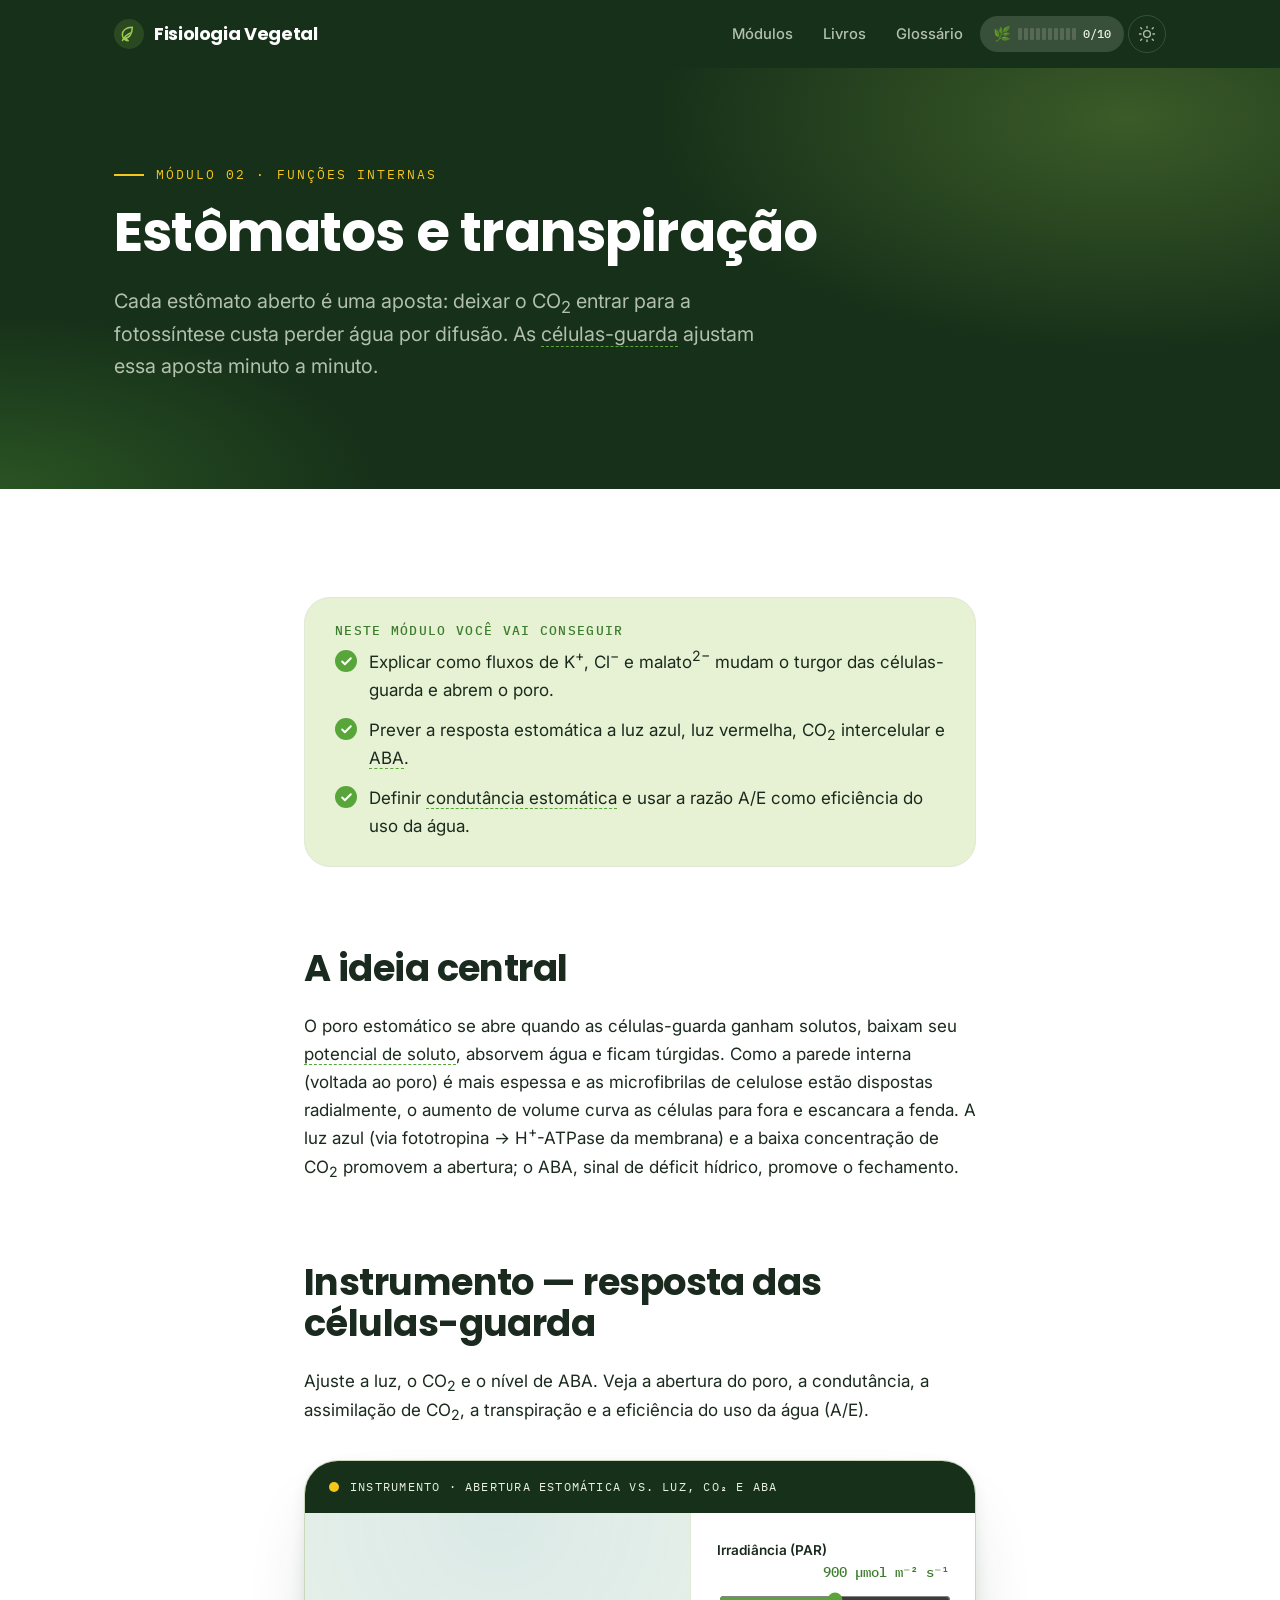
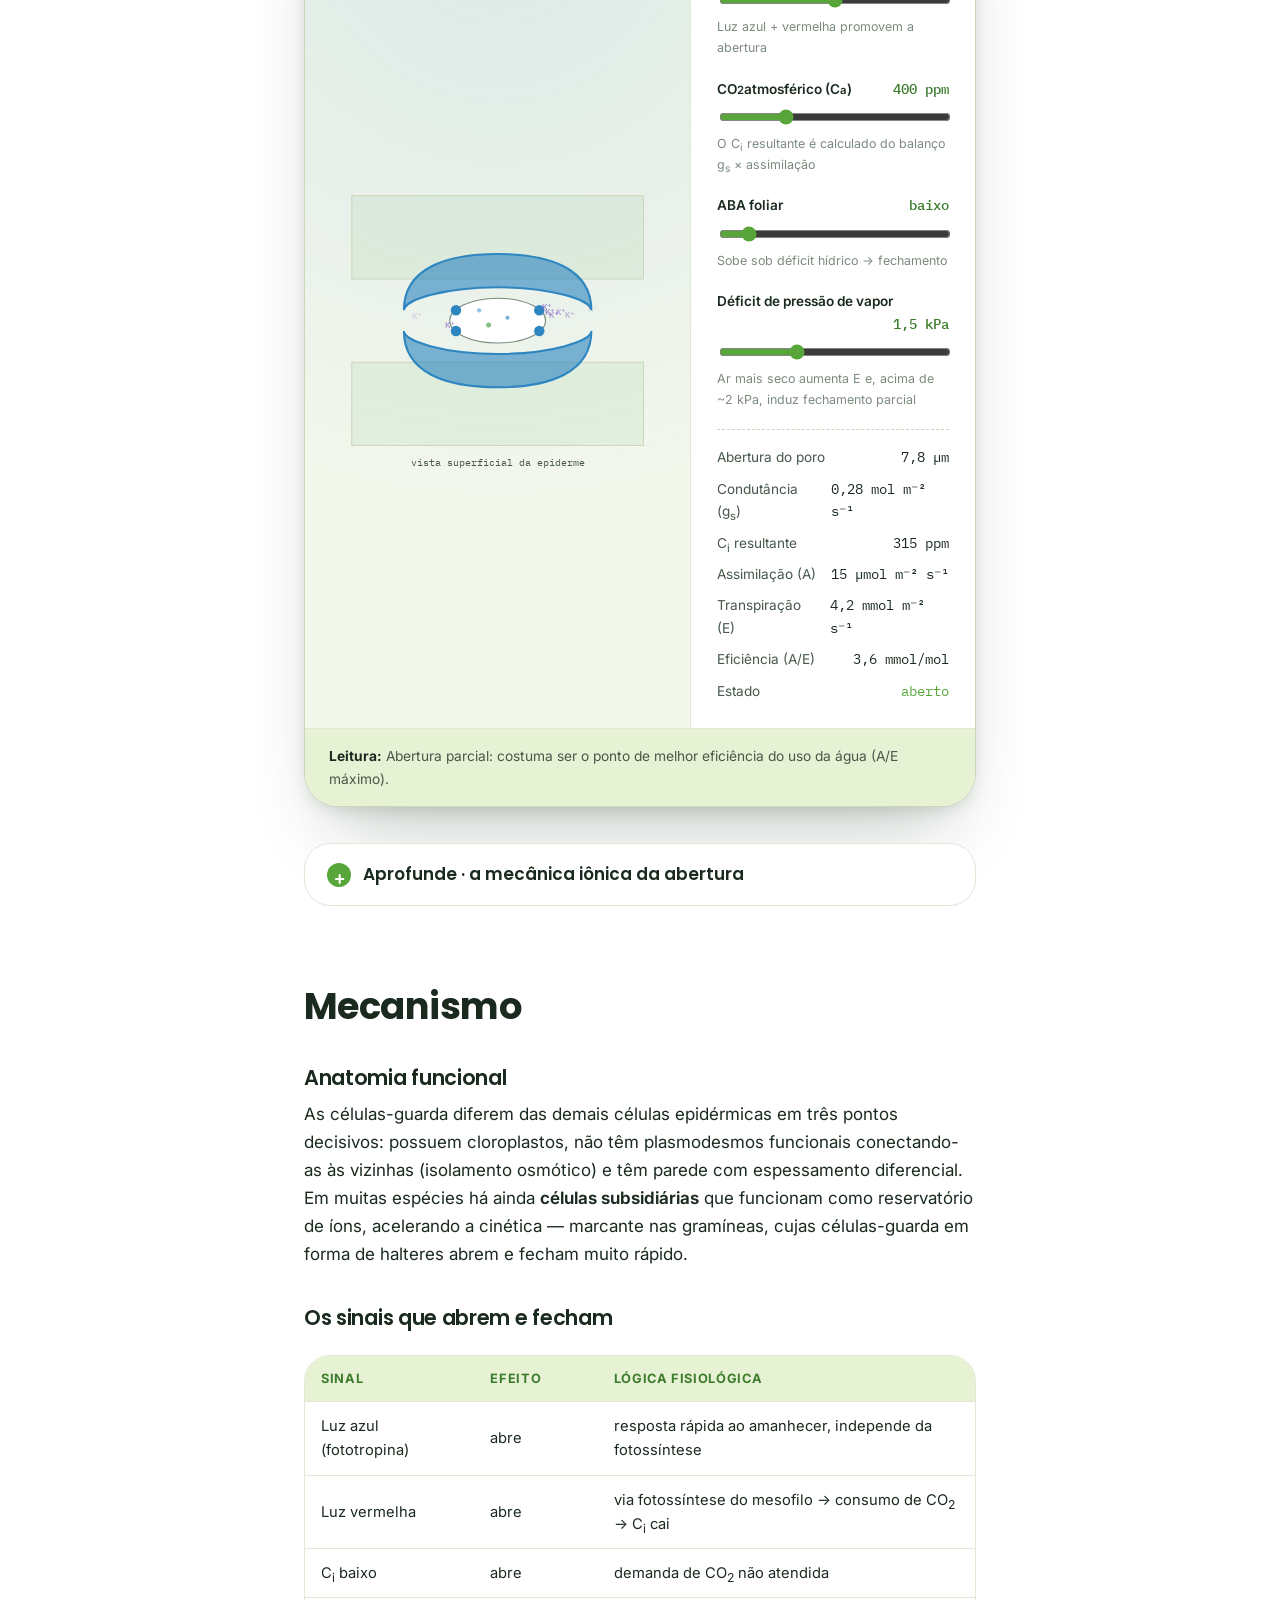
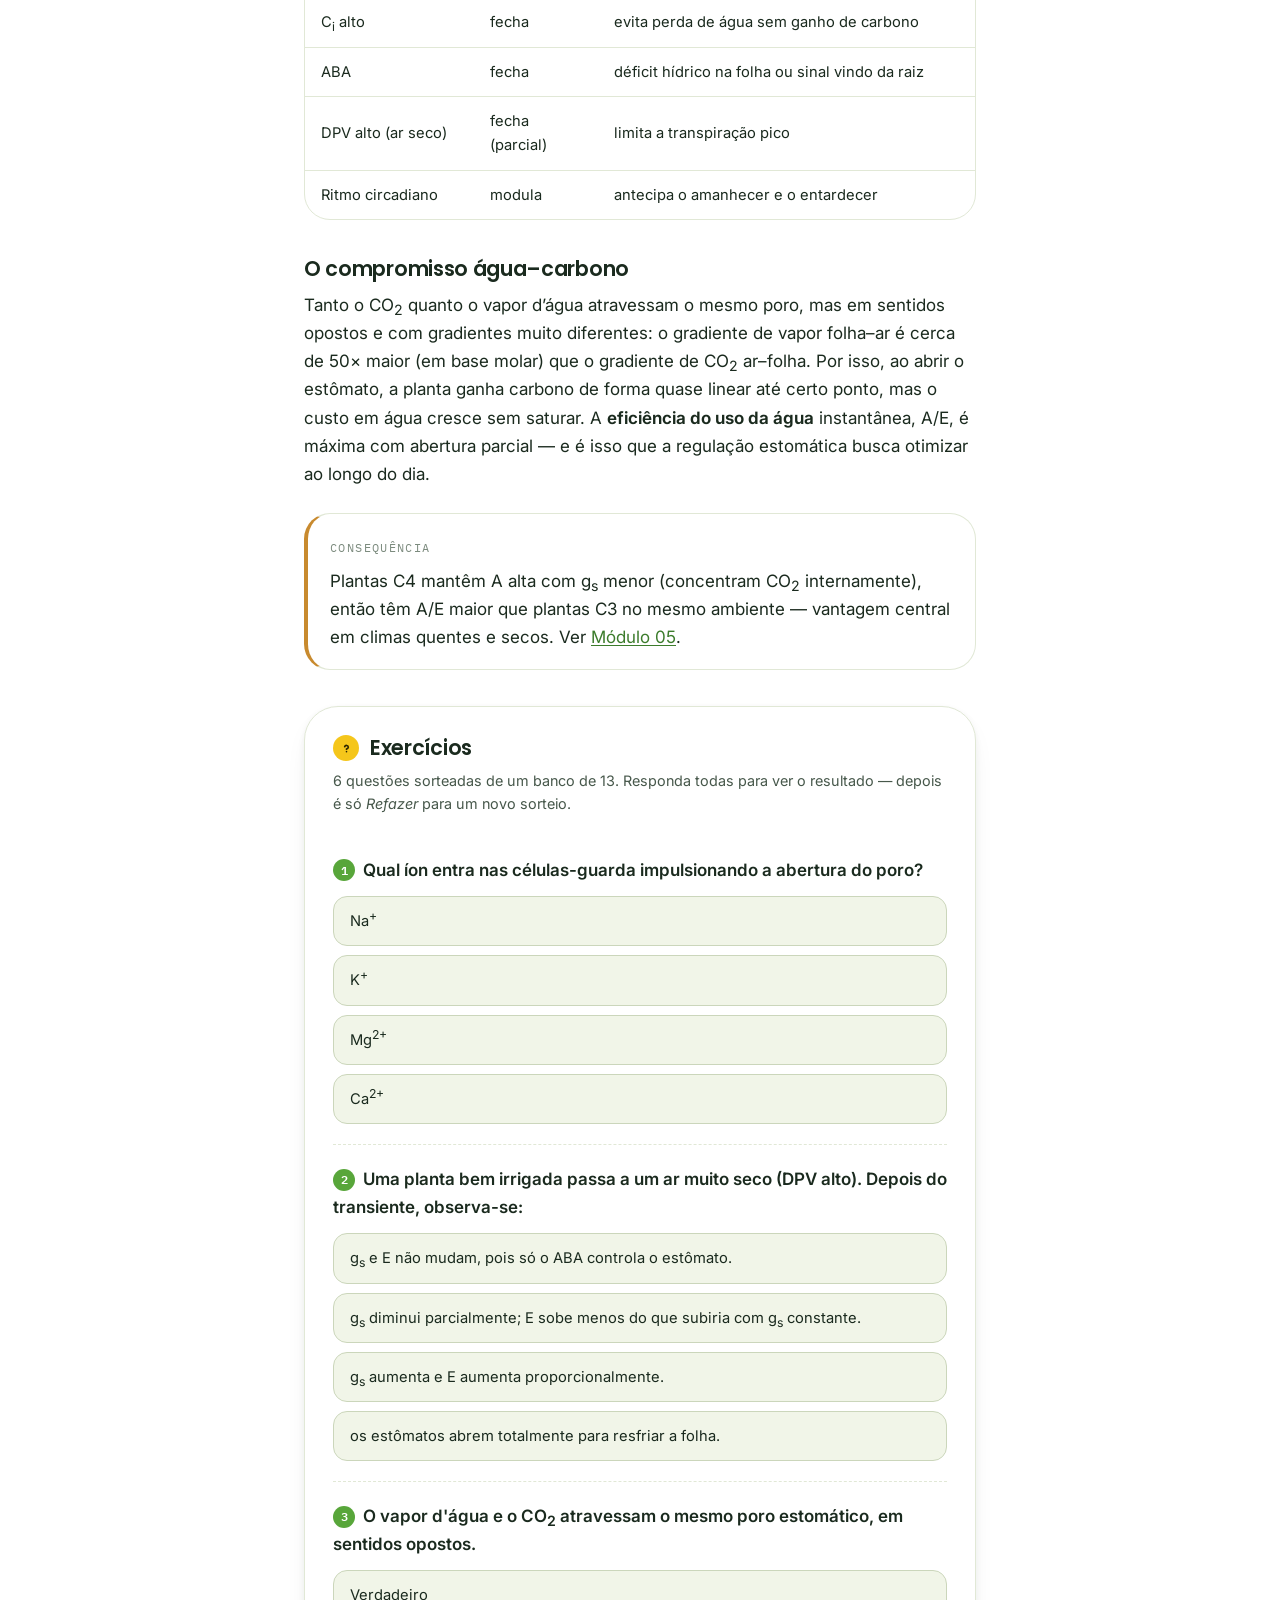
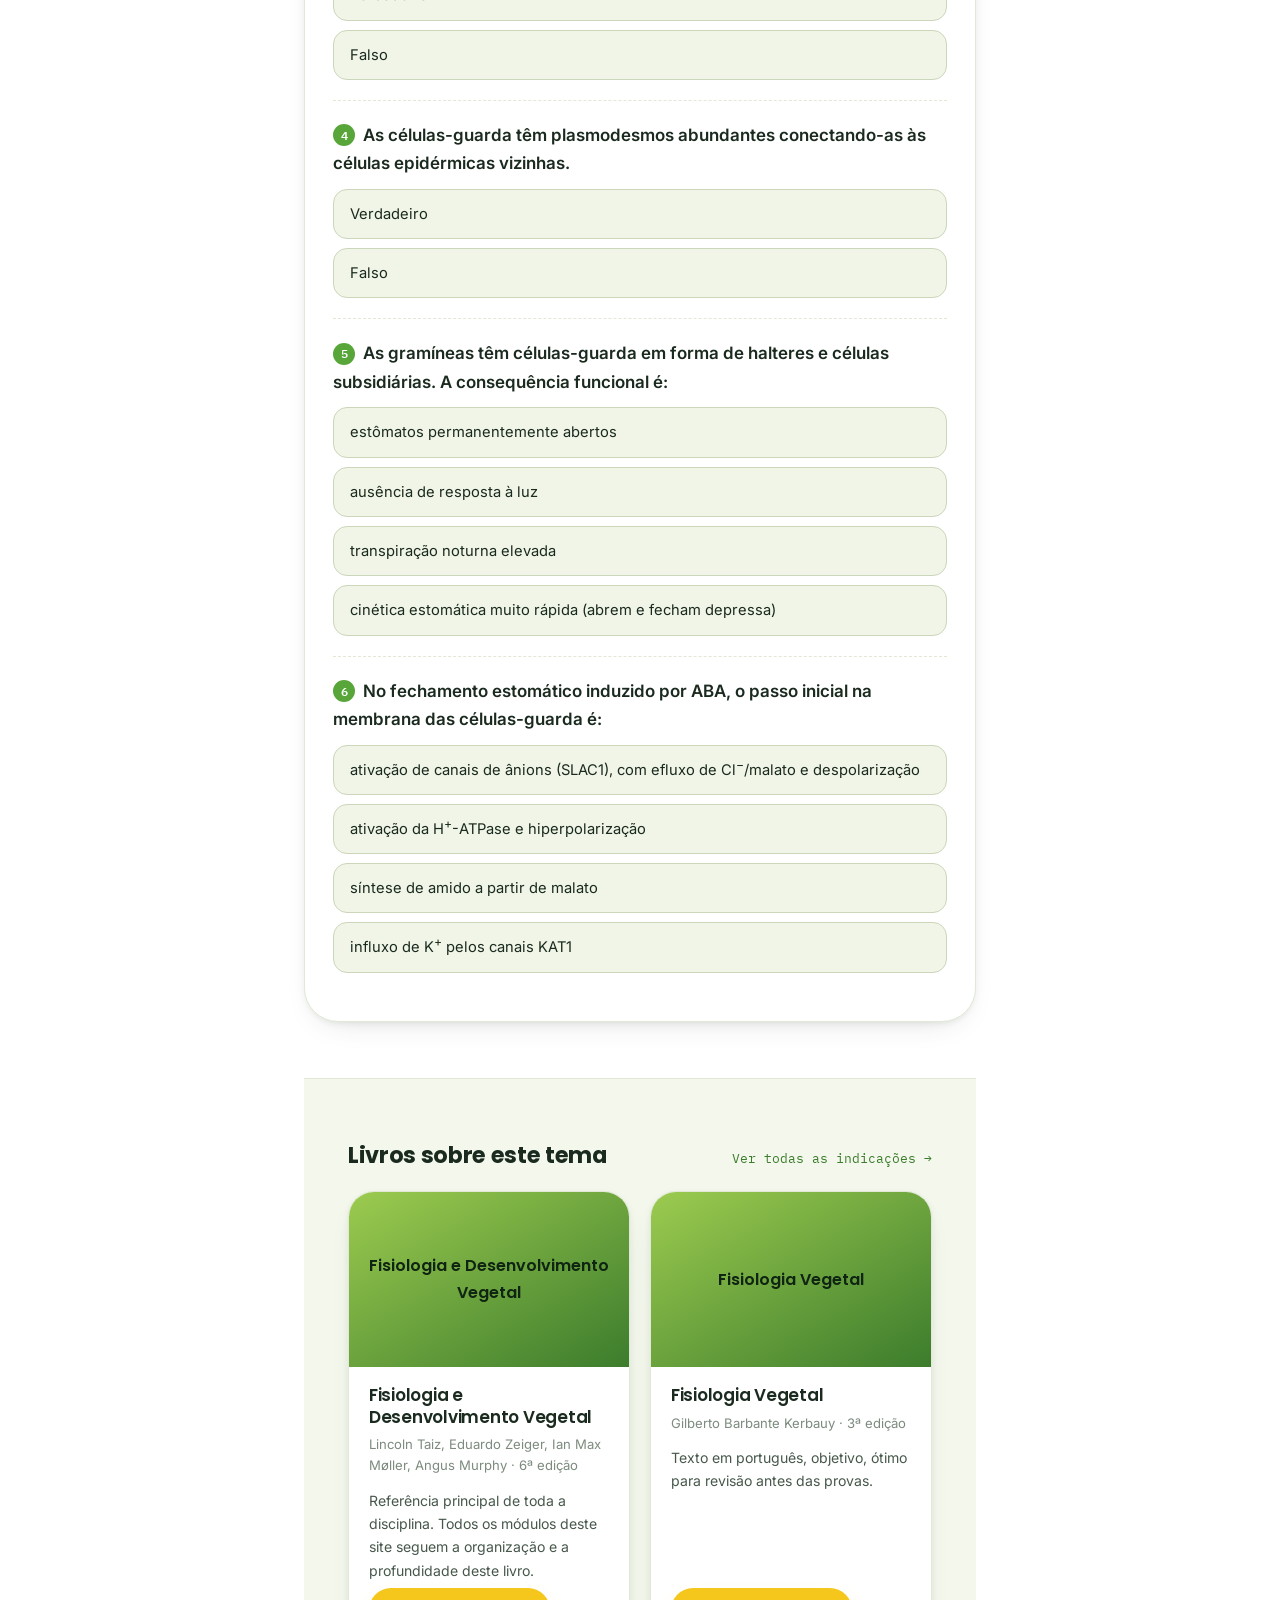
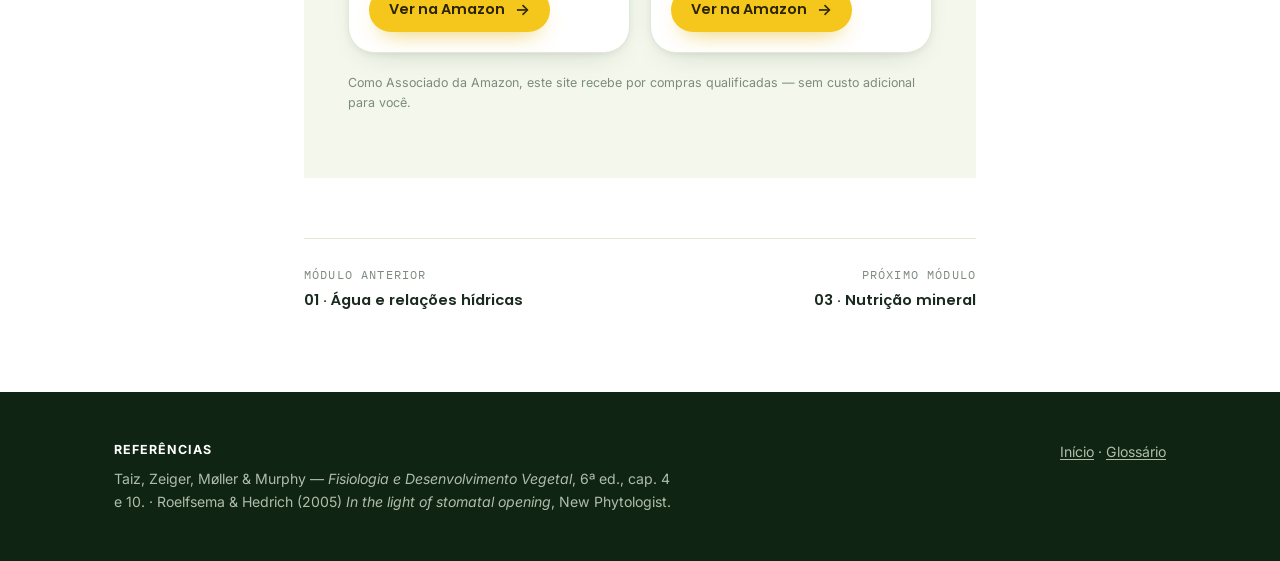
<file: modulos/02-estomatos.html>
<!DOCTYPE html>
<html lang="pt-BR">
<head>
<meta charset="UTF-8">
<meta name="viewport" content="width=device-width, initial-scale=1">
<title>Módulo 02 — Estômatos e transpiração | Fisiologia Vegetal</title>
<meta name="description" content="Células-guarda, fluxo de K+, Cl- e malato, e o compromisso entre captar CO2 e perder água. Simulador da resposta estomática a luz, CO2 e ABA.">
<link rel="preconnect" href="https://fonts.googleapis.com">
<link rel="preconnect" href="https://fonts.gstatic.com" crossorigin>
<link href="https://fonts.googleapis.com/css2?family=Poppins:wght@500;600;700&family=Inter:wght@400;500;600&family=IBM+Plex+Mono:wght@400;500&display=swap" rel="stylesheet">
<link rel="stylesheet" href="../css/style.css">
<style>:root { --module: var(--c-agua); }</style>
</head>
<body>
<a class="skip-link" href="#conteudo">Pular para o conteúdo</a>

<header class="site-header">
  <div class="wrap">
    <a class="brand" href="../index.html">
      <svg class="leaf" viewBox="0 0 24 24" fill="none" stroke="currentColor" stroke-width="1.8" stroke-linecap="round" stroke-linejoin="round"><path d="M11 20A7 7 0 0 1 4 13c0-5 4-9 12-9 0 8-4 13-9 13Z"/><path d="M4 20c2-4 5-7 9-9"/></svg>
      Fisiologia Vegetal
    </a>
    <nav class="site-nav" aria-label="Principal">
      <a href="../index.html#modulos">Módulos</a>
      <a href="../livros.html">Livros</a>
      <a href="../glossario.html">Glossário</a>
      <button class="theme-toggle" type="button" aria-label="Alternar tema claro/escuro">
        <svg viewBox="0 0 24 24" fill="none" stroke="currentColor" stroke-width="1.8" stroke-linecap="round"><circle cx="12" cy="12" r="4.5"/><path d="M12 2v2M12 20v2M4 12H2M22 12h-2M5 5 3.6 3.6M20.4 20.4 19 19M19 5l1.4-1.4M3.6 20.4 5 19"/></svg>
      </button>
    </nav>
  </div>
</header>

<main id="conteudo">

  <section class="module-hero">
    <div class="wrap">
      <p class="kicker">Módulo 02 · Funções internas</p>
      <h1>Estômatos e transpiração</h1>
      <p class="lead">Cada estômato aberto é uma aposta: deixar o CO<sub>2</sub> entrar para a fotossíntese custa perder água por difusão. As <span class="term" data-term="células-guarda">células-guarda</span> ajustam essa aposta minuto a minuto.</p>
    </div>
  </section>

  <div class="wrap prose">

    <div class="objectives">
      <h2>Neste módulo você vai conseguir</h2>
      <ul>
        <li>Explicar como fluxos de K<sup>+</sup>, Cl<sup>−</sup> e malato<sup>2−</sup> mudam o turgor das células-guarda e abrem o poro.</li>
        <li>Prever a resposta estomática a luz azul, luz vermelha, CO<sub>2</sub> intercelular e <span class="term" data-term="ABA">ABA</span>.</li>
        <li>Definir <span class="term" data-term="condutância estomática">condutância estomática</span> e usar a razão A/E como eficiência do uso da água.</li>
      </ul>
    </div>

    <h2 id="ideia">A ideia central</h2>
    <p>O poro estomático se abre quando as células-guarda ganham solutos, baixam seu <span class="term" data-term="potencial de soluto">potencial de soluto</span>, absorvem água e ficam túrgidas. Como a parede interna (voltada ao poro) é mais espessa e as microfibrilas de celulose estão dispostas radialmente, o aumento de volume curva as células para fora e escancara a fenda. A luz azul (via fototropina &rarr; H<sup>+</sup>-ATPase da membrana) e a baixa concentração de CO<sub>2</sub> promovem a abertura; o ABA, sinal de déficit hídrico, promove o fechamento.</p>

    <h2 id="instrumento">Instrumento &mdash; resposta das células-guarda</h2>
    <p>Ajuste a luz, o CO<sub>2</sub> e o nível de ABA. Veja a abertura do poro, a condutância, a assimilação de CO<sub>2</sub>, a transpiração e a eficiência do uso da água (A/E).</p>

    <div class="lab" id="lab-est">
      <div class="lab-head">Instrumento · abertura estomática vs. luz, CO₂ e ABA</div>
      <div class="lab-body">
        <div class="lab-stage">
          <svg viewBox="0 0 320 320" role="img" aria-label="Par de células-guarda vistas de cima, delimitando o poro estomático.">
            <rect x="0" y="0" width="320" height="320" fill="none"/>
            <!-- células epidérmicas de fundo -->
            <path d="M20 40 H300 V120 H20 Z M20 200 H300 V280 H20 Z" fill="var(--c-verde)" fill-opacity="0.08" stroke="var(--line-firm)" stroke-width="1"/>
            <!-- célula-guarda superior e inferior -->
            <path id="gcTop" d="M70 150 C70 110 110 96 160 96 C210 96 250 110 250 150 C250 140 210 128 160 128 C110 128 70 140 70 150 Z"
                  fill="var(--c-agua)" fill-opacity="0.5" stroke="var(--c-agua)" stroke-width="2"/>
            <path id="gcBot" d="M70 170 C70 210 110 224 160 224 C210 224 250 210 250 170 C250 180 210 192 160 192 C110 192 70 180 70 170 Z"
                  fill="var(--c-agua)" fill-opacity="0.5" stroke="var(--c-agua)" stroke-width="2"/>
            <!-- poro (fenda) -->
            <ellipse id="pore" cx="160" cy="160" rx="46" ry="6" fill="var(--bg)" stroke="var(--ink-faint)" stroke-width="1"/>
            <!-- núcleos -->
            <circle cx="120" cy="150" r="5" fill="var(--c-agua)"/>
            <circle cx="200" cy="150" r="5" fill="var(--c-agua)"/>
            <circle cx="120" cy="170" r="5" fill="var(--c-agua)"/>
            <circle cx="200" cy="170" r="5" fill="var(--c-agua)"/>
            <!-- íons K+ -->
            <g id="ions"></g>
            <!-- CO2 entrando / vapor saindo -->
            <g id="gas"></g>
            <text x="160" y="300" text-anchor="middle" font-family="var(--mono)" font-size="10" fill="var(--ink-soft)">vista superficial da epiderme</text>
          </svg>
        </div>

        <div class="lab-controls">
          <div class="control">
            <label for="par">Irradiância (PAR) <span class="val" id="parV">900 µmol m⁻² s⁻¹</span></label>
            <input type="range" id="par" min="0" max="1800" step="20" value="900">
            <span class="hint">Luz azul + vermelha promovem a abertura</span>
          </div>
          <div class="control">
            <label for="co2">CO<sub>2</sub> atmosférico (C<sub>a</sub>) <span class="val" id="co2V">400 ppm</span></label>
            <input type="range" id="co2" min="250" max="800" step="10" value="400">
            <span class="hint">O C<sub>i</sub> resultante é calculado do balanço g<sub>s</sub> × assimilação</span>
          </div>
          <div class="control">
            <label for="aba">ABA foliar <span class="val" id="abaV">baixo</span></label>
            <input type="range" id="aba" min="0" max="100" step="1" value="10">
            <span class="hint">Sobe sob déficit hídrico → fechamento</span>
          </div>
          <div class="control">
            <label for="vpd">Déficit de pressão de vapor <span class="val" id="vpdV">1,5 kPa</span></label>
            <input type="range" id="vpd" min="0.3" max="4" step="0.1" value="1.5">
            <span class="hint">Ar mais seco aumenta E e, acima de ~2 kPa, induz fechamento parcial</span>
          </div>

          <div class="readout" aria-live="polite">
            <div class="row"><span class="k">Abertura do poro</span><span class="v" id="oAp">9,1 µm</span></div>
            <div class="row"><span class="k">Condutância (g<sub>s</sub>)</span><span class="v" id="oGs">0,32 mol m⁻² s⁻¹</span></div>
            <div class="row"><span class="k">C<sub>i</sub> resultante</span><span class="v" id="oCi">300 ppm</span></div>
            <div class="row"><span class="k">Assimilação (A)</span><span class="v" id="oA">17 µmol m⁻² s⁻¹</span></div>
            <div class="row"><span class="k">Transpiração (E)</span><span class="v" id="oE">3,4 mmol m⁻² s⁻¹</span></div>
            <div class="row"><span class="k">Eficiência (A/E)</span><span class="v" id="oWue">5,0 mmol/mol</span></div>
            <div class="row"><span class="k">Estado</span><span class="v" id="oSt">aberto</span></div>
          </div>
        </div>
      </div>
      <div class="lab-note"><b>Leitura:</b> <span id="note">luz alta e C₀₂ baixo abrem o poro ao máximo — ótimo para A, péssimo para a economia de água se o ar estiver seco. Suba o ABA e todo o resto perde efeito: o fechamento por estresse hídrico é dominante.</span></div>
    </div>

    <details class="deepen">
      <summary>Aprofunde · a mecânica iônica da abertura</summary>
      <div class="deepen-body">
        <p>Sequência clássica da abertura induzida por luz azul:</p>
        <ol>
          <li>A <strong>fototropina</strong> (phot1/phot2) percebe a luz azul e ativa, por fosforilação, a <strong>H<sup>+</sup>-ATPase</strong> da membrana plasmática.</li>
          <li>O bombeamento de H<sup>+</sup> para fora hiperpolariza a membrana (até ~ −200 mV).</li>
          <li>Canais retificadores de entrada de <strong>K<sup>+</sup></strong> (KAT1) abrem; K<sup>+</sup> entra a favor do gradiente eletroquímico.</li>
          <li>Entram <strong>Cl<sup>−</sup></strong> e produz-se <strong>malato<sup>2−</sup></strong> (a partir do amido) como contra-íons.</li>
          <li>O Ψ<sub>s</sub> despenca (~ −2,0 a −3,5 MPa), a água entra, o turgor sobe e as células curvam-se para fora.</li>
        </ol>
        <p>No <strong>fechamento por ABA</strong>: o ABA eleva o Ca<sup>2+</sup> citosólico e o pH, ativa canais de ânions do tipo <strong>SLAC1</strong> (efluxo de Cl<sup>−</sup>/malato), o que despolariza a membrana, abre canais de saída de K<sup>+</sup> (GORK) e reverte todo o processo. A perda de solutos eleva o Ψ<sub>s</sub>, a água sai e o poro fecha.</p>
        <p><strong>Modelo do instrumento:</strong> a abertura relativa = f(luz) − k·(C<sub>i</sub> − 200)/240 − k′·ABA − k″·max(0, DPV − 2). A condutância g<sub>s</sub> é proporcional à abertura. A assimilação usa um Farquhar-lite C3 e o C<sub>i</sub> sai do balanço de difusão A = (g<sub>s</sub>/1,6)·(C<sub>a</sub> − C<sub>i</sub>), resolvido por iteração — por isso fechar o poro derruba o C<sub>i</sub> e, com ele, A. E = g<sub>s</sub> · DPV/P<sub>atm</sub>.</p>
      </div>
    </details>

    <h2 id="mecanismo">Mecanismo</h2>

    <h3>Anatomia funcional</h3>
    <p>As células-guarda diferem das demais células epidérmicas em três pontos decisivos: possuem cloroplastos, não têm plasmodesmos funcionais conectando-as às vizinhas (isolamento osmótico) e têm parede com espessamento diferencial. Em muitas espécies há ainda <strong>células subsidiárias</strong> que funcionam como reservatório de íons, acelerando a cinética &mdash; marcante nas gramíneas, cujas células-guarda em forma de halteres abrem e fecham muito rápido.</p>

    <h3>Os sinais que abrem e fecham</h3>
    <div class="tbl-wrap">
      <table>
        <thead><tr><th>Sinal</th><th>Efeito</th><th>Lógica fisiológica</th></tr></thead>
        <tbody>
          <tr><td>Luz azul (fototropina)</td><td>abre</td><td>resposta rápida ao amanhecer, independe da fotossíntese</td></tr>
          <tr><td>Luz vermelha</td><td>abre</td><td>via fotossíntese do mesofilo → consumo de CO<sub>2</sub> → C<sub>i</sub> cai</td></tr>
          <tr><td>C<sub>i</sub> baixo</td><td>abre</td><td>demanda de CO<sub>2</sub> não atendida</td></tr>
          <tr><td>C<sub>i</sub> alto</td><td>fecha</td><td>evita perda de água sem ganho de carbono</td></tr>
          <tr><td>ABA</td><td>fecha</td><td>déficit hídrico na folha ou sinal vindo da raiz</td></tr>
          <tr><td>DPV alto (ar seco)</td><td>fecha (parcial)</td><td>limita a transpiração pico</td></tr>
          <tr><td>Ritmo circadiano</td><td>modula</td><td>antecipa o amanhecer e o entardecer</td></tr>
        </tbody>
      </table>
    </div>

    <h3>O compromisso água&ndash;carbono</h3>
    <p>Tanto o CO<sub>2</sub> quanto o vapor d&rsquo;água atravessam o mesmo poro, mas em sentidos opostos e com gradientes muito diferentes: o gradiente de vapor folha&ndash;ar é cerca de 50&times; maior (em base molar) que o gradiente de CO<sub>2</sub> ar&ndash;folha. Por isso, ao abrir o estômato, a planta ganha carbono de forma quase linear até certo ponto, mas o custo em água cresce sem saturar. A <strong>eficiência do uso da água</strong> instantânea, A/E, é máxima com abertura parcial &mdash; e é isso que a regulação estomática busca otimizar ao longo do dia.</p>

    <div class="callout warn">
      <span class="lbl">Consequência</span>
      <p style="margin:.4em 0 0">Plantas C4 mantêm A alta com g<sub>s</sub> menor (concentram CO<sub>2</sub> internamente), então têm A/E maior que plantas C3 no mesmo ambiente &mdash; vantagem central em climas quentes e secos. Ver <a href="05-fotossintese.html">Módulo 05</a>.</p>
    </div>

    <section class="exercicios" data-modulo="02-estomatos" aria-label="Exercícios"></section>

    <div class="pager">
      <a class="prev" href="01-agua.html"><span>Módulo anterior</span><strong>01 · Água e relações hídricas</strong></a>
      <a class="next" href="03-nutricao.html"><span>Próximo módulo</span><strong>03 · Nutrição mineral</strong></a>
    </div>

  </div>
</main>

<footer class="site-footer">
  <div class="wrap">
    <div class="refs">
      <b>Referências</b>
      Taiz, Zeiger, Møller &amp; Murphy — <em>Fisiologia e Desenvolvimento Vegetal</em>, 6ª ed., cap. 4 e 10. · Roelfsema &amp; Hedrich (2005) <em>In the light of stomatal opening</em>, New Phytologist.
    </div>
    <div><a href="../index.html">Início</a> · <a href="../glossario.html">Glossário</a></div>
  </div>
</footer>

<script src="../js/exercicios-data.js"></script>
<script src="../js/livros-data.js"></script>
<script src="../js/gamify.js"></script>
<script src="../js/main.js"></script>
<script>
(function () {
  var $ = function (id) { return document.getElementById(id); };
  var clamp = FV.clamp;
  var E = {
    par: $("par"), co2: $("co2"), aba: $("aba"), vpd: $("vpd"),
    parV: $("parV"), co2V: $("co2V"), abaV: $("abaV"), vpdV: $("vpdV"),
    oAp: $("oAp"), oGs: $("oGs"), oCi: $("oCi"), oA: $("oA"), oE: $("oE"), oWue: $("oWue"), oSt: $("oSt"),
    note: $("note"), pore: $("pore"), gcTop: $("gcTop"), gcBot: $("gcBot"), ions: $("ions"), gas: $("gas")
  };
  function br(x, d) { return x.toFixed(d).replace(".", ","); }
  var st = {};

  // fotossíntese C3 simplificada (Farquhar-lite), usada só para acoplar A ↔ Cᵢ
  function assim(par, ci) {
    var Vcmax = 90, Km = 700, Gstar = 42, Rd = 1.2;
    var J = (0.85 * par * 130) / (0.85 * par + 2.2 * 130);
    var Wc = Vcmax * (ci - Gstar) / (ci + Km);
    var Wj = J * (ci - Gstar) / (4 * ci + 8 * Gstar);
    return Math.min(Wc, Wj) - Rd;
  }

  function compute() {
    var par = +E.par.value, ca = +E.co2.value, aba = +E.aba.value / 100, vpd = +E.vpd.value;
    var light = 1 - Math.exp(-par / 420);
    var vpdterm = Math.max(0, vpd - 2) * 0.16;

    // iteração de ponto fixo amortecida: a abertura depende de Cᵢ, que depende de A,
    // que depende da abertura. Relaxação de 0,4 para convergir sem oscilar.
    var ci = 0.72 * ca, open = 0.5, gs = 0.2, A = 10, rel = 0.4;
    for (var k = 0; k < 24; k++) {
      var co2term = clamp((ci - 210) / 260, -0.5, 1) * 0.42;   // Cᵢ alto → fecha
      var openTarget = clamp(0.10 + 0.95 * light - co2term - vpdterm - 1.2 * aba, 0, 1);
      open += (openTarget - open) * rel;
      gs = open * 0.42 + 0.008;                                // mol m⁻² s⁻¹ (vapor)
      A = assim(par, ci);
      var ciTarget = clamp(ca - A * 1.6 / gs, 35, ca);         // Fick: A = gs/1.6 · (Ca − Cᵢ)
      ci += (ciTarget - ci) * rel;
    }
    if (A < -1.6) A = -1.6;

    var aperture = open * 12;
    var Etr = gs * vpd * 1000 / 101.3;                         // mmol m⁻² s⁻¹
    var wue = Etr > 0.05 ? A / Etr : 0;
    var stt = open < 0.12 ? "fechado" : open < 0.45 ? "parcial" : "aberto";
    return { par: par, ca: ca, ci: ci, aba: aba, vpd: vpd, open: open, aperture: aperture, gs: gs, A: A, E: Etr, wue: wue, st: stt };
  }

  function render() {
    var s = st = compute();
    E.parV.textContent = Math.round(s.par) + " µmol m⁻² s⁻¹";
    E.co2V.textContent = Math.round(s.ca) + " ppm";
    E.abaV.textContent = s.aba < 0.15 ? "baixo" : s.aba < 0.5 ? "moderado" : "alto";
    E.vpdV.textContent = br(s.vpd, 1) + " kPa";

    E.oAp.textContent = br(s.aperture, 1) + " µm";
    E.oGs.textContent = br(s.gs, 2) + " mol m⁻² s⁻¹";
    E.oCi.textContent = Math.round(s.ci) + " ppm";
    E.oA.textContent = br(s.A, 0) + " µmol m⁻² s⁻¹";
    E.oE.textContent = br(s.E, 1) + " mmol m⁻² s⁻¹";
    E.oWue.textContent = s.A > 0.2 ? br(s.wue, 1) + " mmol/mol" : "— (A ≤ 0)";
    E.oSt.textContent = s.st;
    E.oSt.className = "v " + (s.st === "aberto" ? "good" : s.st === "fechado" ? "warn" : "");
    E.oWue.className = "v " + (s.A > 0.2 && s.wue >= 4 ? "good" : s.A > 0.2 ? "" : "warn");

    // desenho do poro
    var ry = 2 + s.open * 30;
    E.pore.setAttribute("ry", ry.toFixed(1));
    // células-guarda curvam-se: mais túrgidas => mais "gordas" (path fixo, mudamos opacidade + leve escala)
    var fill = (0.35 + 0.4 * s.open).toFixed(2);
    E.gcTop.setAttribute("fill-opacity", fill);
    E.gcBot.setAttribute("fill-opacity", fill);

    var note;
    if (s.aba > 0.5) note = "ABA alto: canais de ânions (SLAC1) abrem, K⁺ sai (GORK), o turgor cai e o poro fecha — luz e CO₂ perdem influência.";
    else if (s.open > 0.8 && s.vpd > 2.2) note = "Poro escancarado com ar seco: A perto do máximo, mas E dispara e a eficiência A/E cai. Situação insustentável se o solo secar.";
    else if (s.open < 0.15) note = "Poro fechado: quase não há difusão de CO₂ nem de vapor. O Cᵢ cai e A fica negativa (só respiração).";
    else if (s.ca > 600) note = "CO₂ atmosférico alto: o Cᵢ sobe mesmo com o poro menos aberto — o estômato fecha parcialmente e a eficiência A/E melhora.";
    else note = "Abertura parcial: costuma ser o ponto de melhor eficiência do uso da água (A/E máximo).";
    E.note.textContent = note;
  }

  // animação: K+ entrando quando abre, gás trocando pelo poro
  var ions = [], gas = [];
  function tick() {
    var s = st;
    if (s.open > 0.2 && Math.random() < s.open * 0.25) {
      var c = document.createElementNS("http://www.w3.org/2000/svg", "text");
      var side = Math.random() < 0.5 ? -1 : 1;
      c.setAttribute("x", 160 + side * (70 + Math.random() * 30));
      c.setAttribute("y", 160 + (Math.random() * 20 - 10));
      c.setAttribute("font-size", "9");
      c.setAttribute("font-family", "var(--mono)");
      c.setAttribute("fill", "var(--c-violeta)");
      c.textContent = "K⁺";
      E.ions.appendChild(c);
      ions.push({ el: c, x: +c.getAttribute("x"), tx: 160 + side * 40, y: +c.getAttribute("y") });
    }
    for (var i = ions.length - 1; i >= 0; i--) {
      var d = ions[i]; d.x += (d.tx - d.x) * 0.06;
      d.el.setAttribute("x", d.x.toFixed(1));
      d.el.setAttribute("opacity", (1 - Math.abs(d.tx - d.x) / 60).toFixed(2));
      if (Math.abs(d.tx - d.x) < 2) { d.el.remove(); ions.splice(i, 1); }
    }
    if (s.open > 0.15 && Math.random() < s.open * 0.3) {
      var g = document.createElementNS("http://www.w3.org/2000/svg", "circle");
      var up = Math.random() < 0.5;
      g.setAttribute("cx", 160 + (Math.random() * 40 - 20));
      g.setAttribute("cy", 160);
      g.setAttribute("r", up ? 2 : 2.4);
      g.setAttribute("fill", up ? "var(--c-agua)" : "var(--c-verde)");
      g.setAttribute("fill-opacity", "0.7");
      E.gas.appendChild(g);
      gas.push({ el: g, y: 160, v: up ? -1.4 : 1.4, life: 0 });
    }
    for (var j = gas.length - 1; j >= 0; j--) {
      var e = gas[j]; e.y += e.v; e.life++;
      e.el.setAttribute("cy", e.y.toFixed(1));
      e.el.setAttribute("fill-opacity", (0.7 - e.life / 40).toFixed(2));
      if (e.life > 28) { e.el.remove(); gas.splice(j, 1); }
    }
    requestAnimationFrame(tick);
  }

  ["par", "co2", "aba", "vpd"].forEach(function (k) { E[k].addEventListener("input", render); });
  render();
  requestAnimationFrame(tick);
})();
</script>
</body>
</html>
</file>
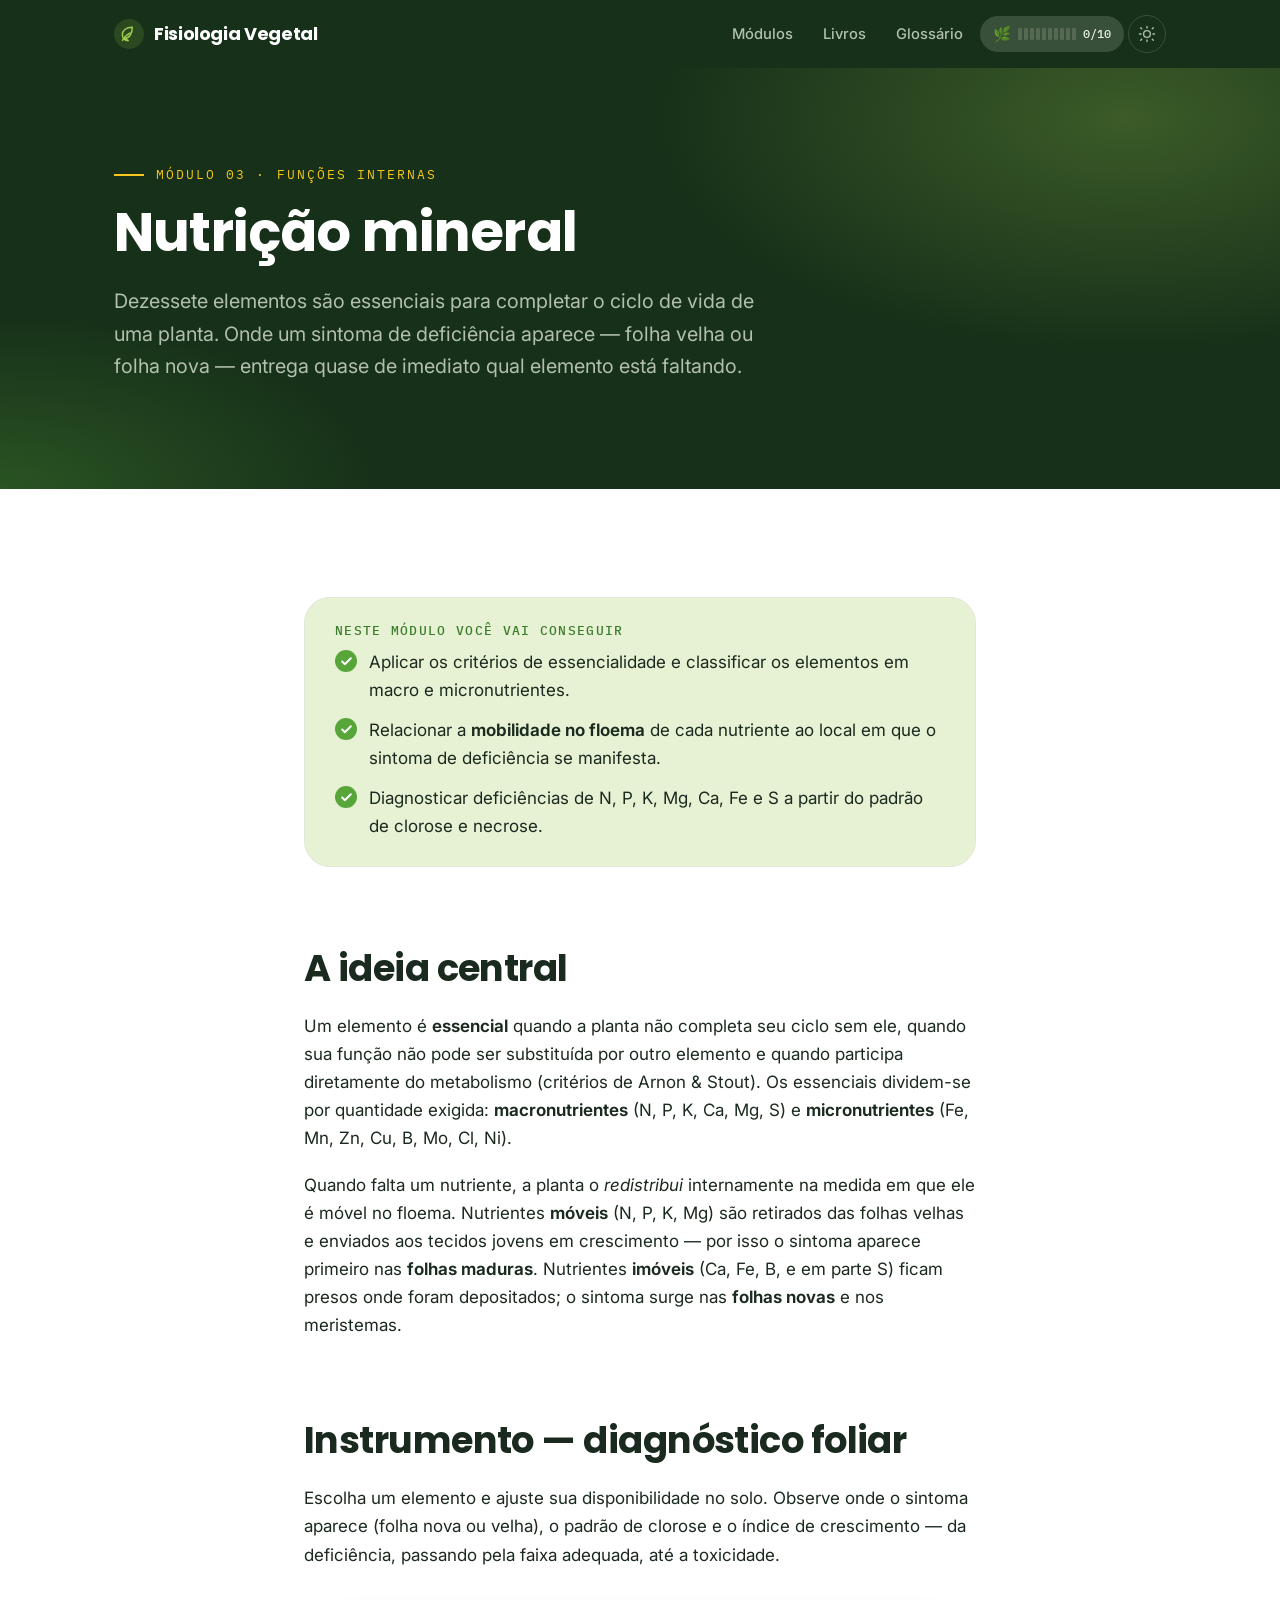
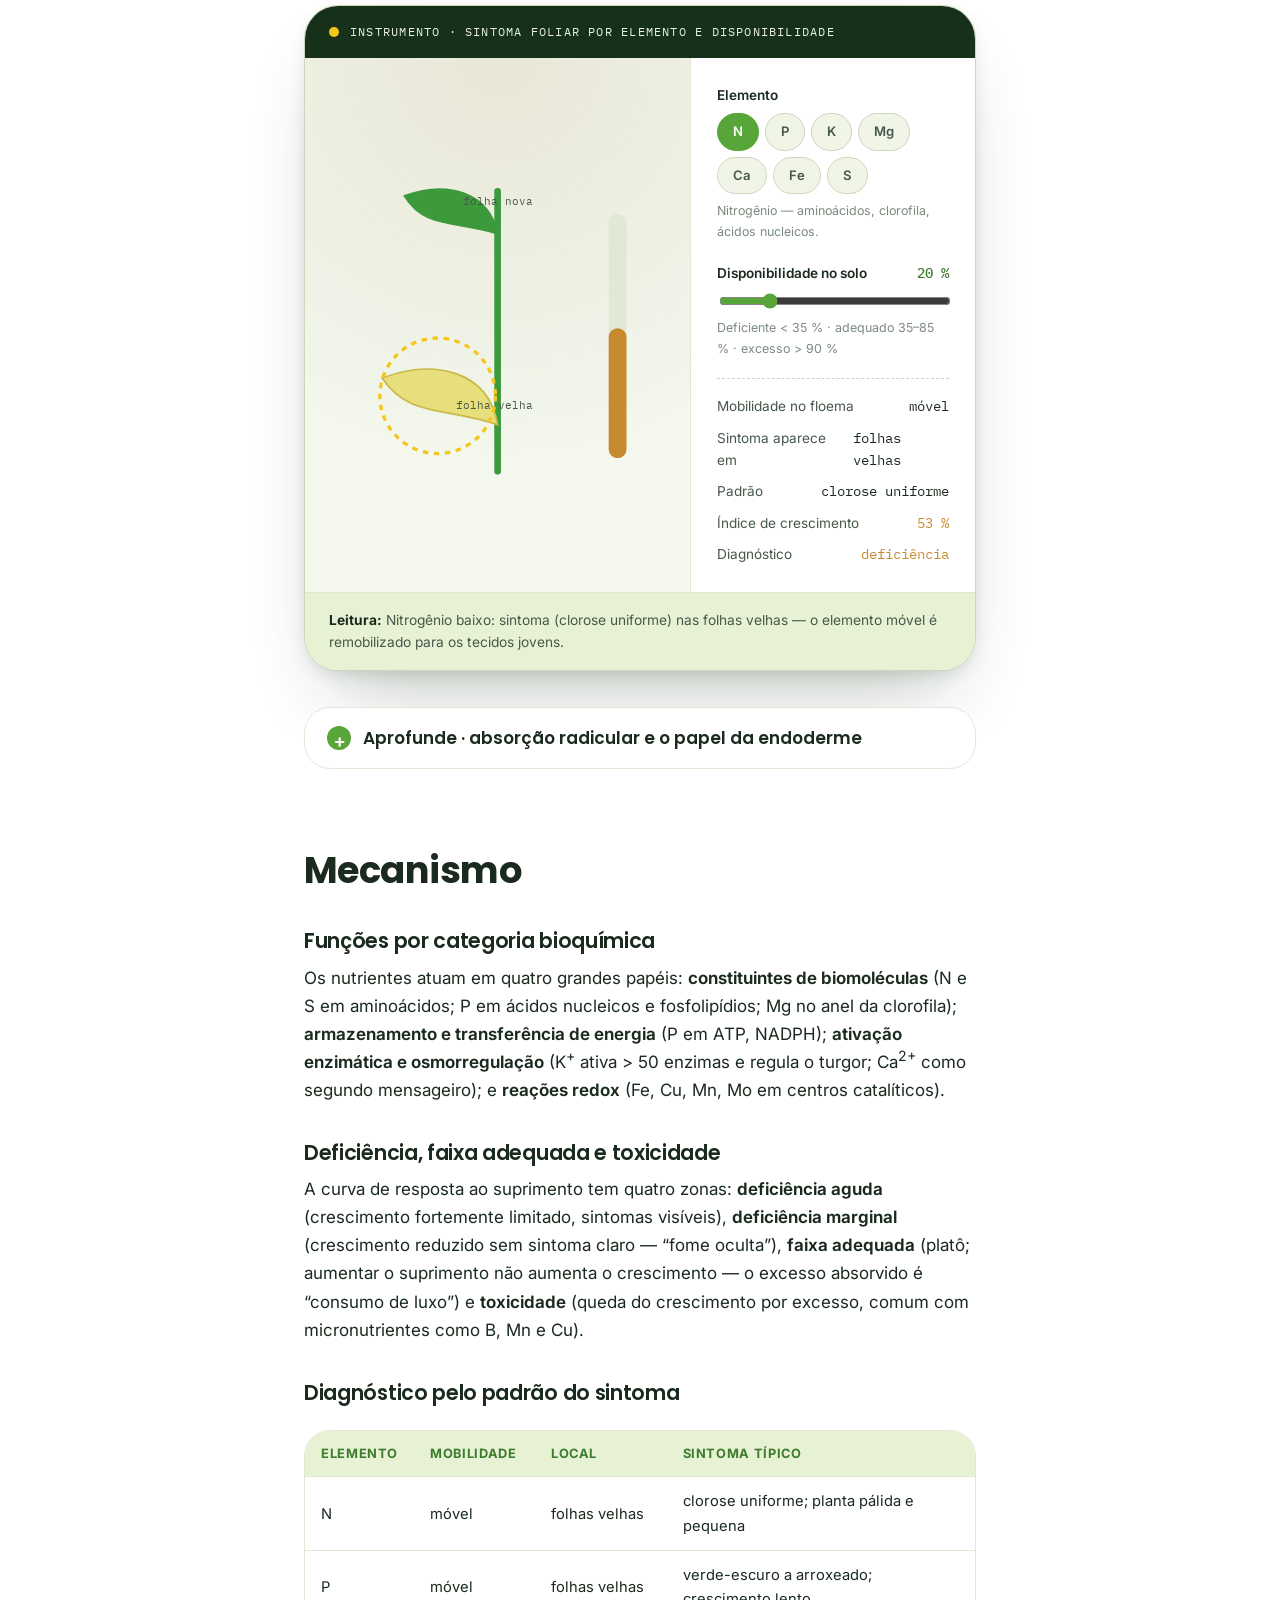
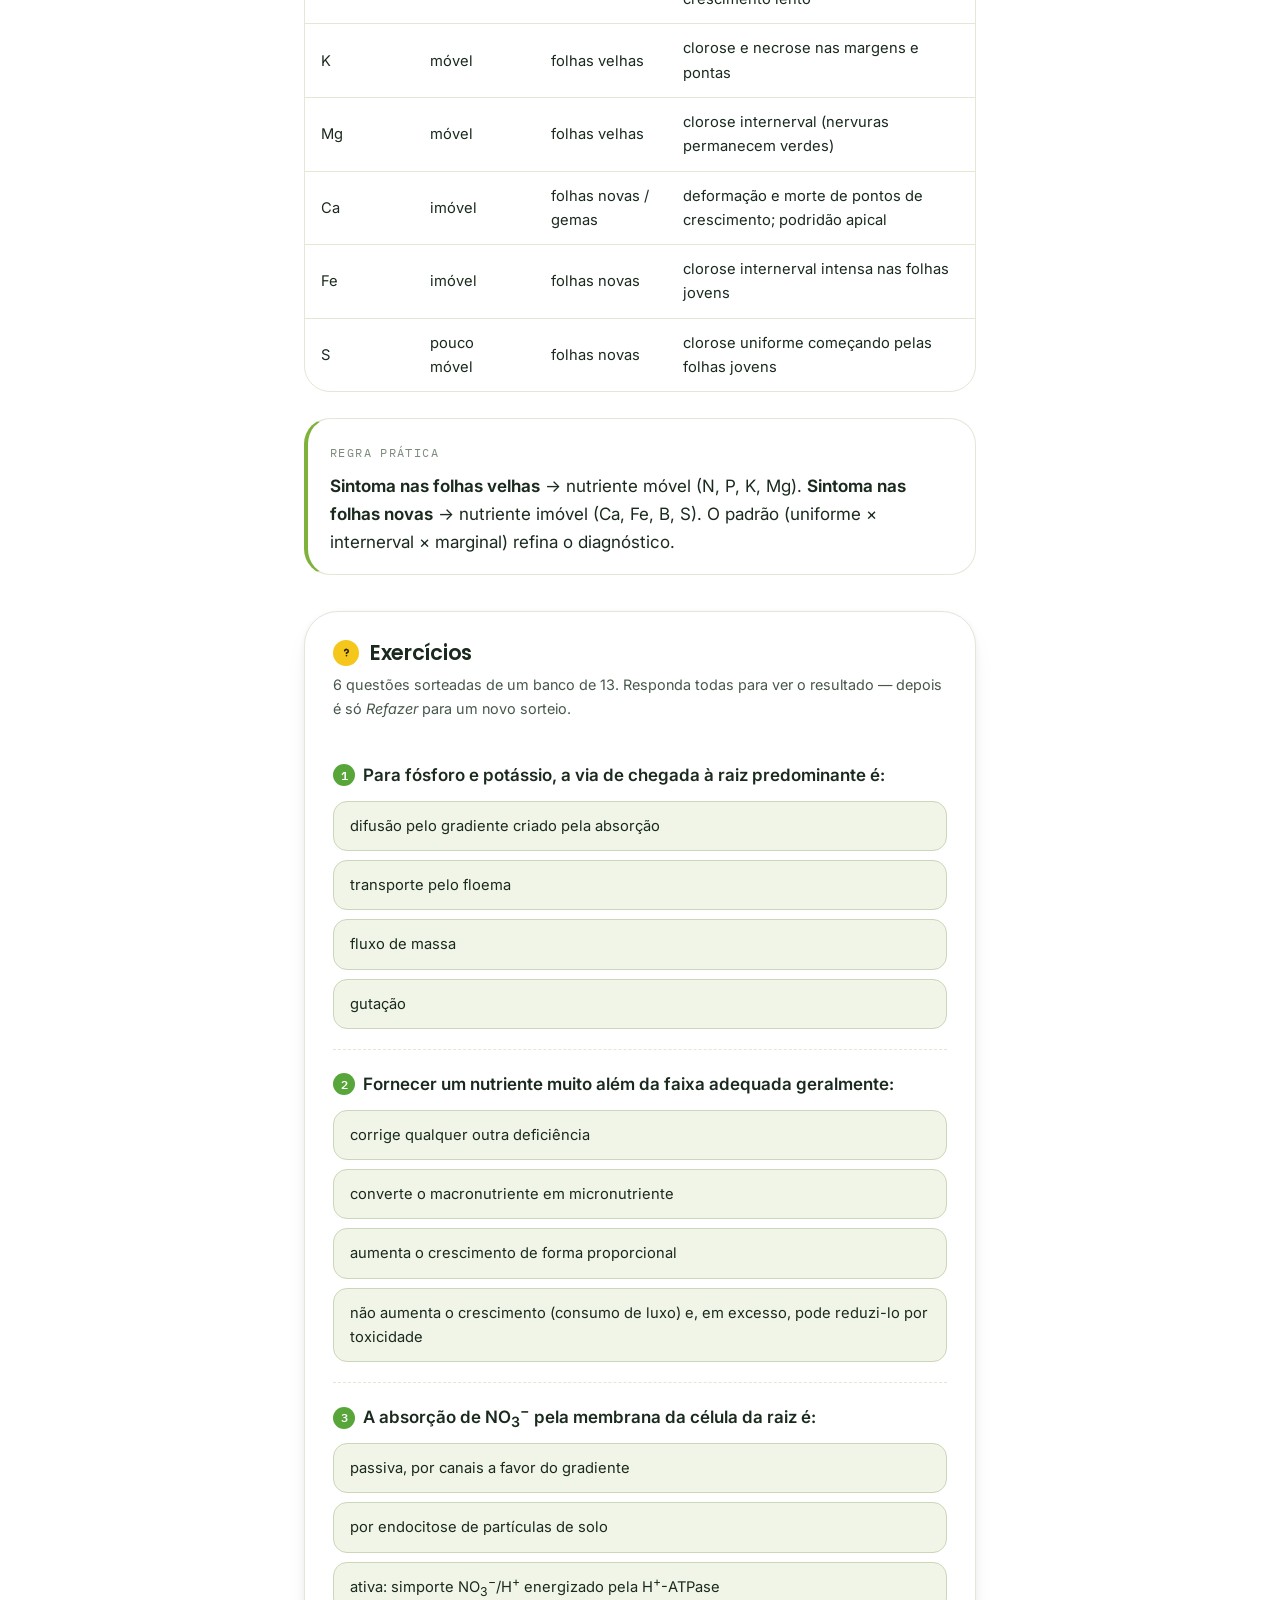
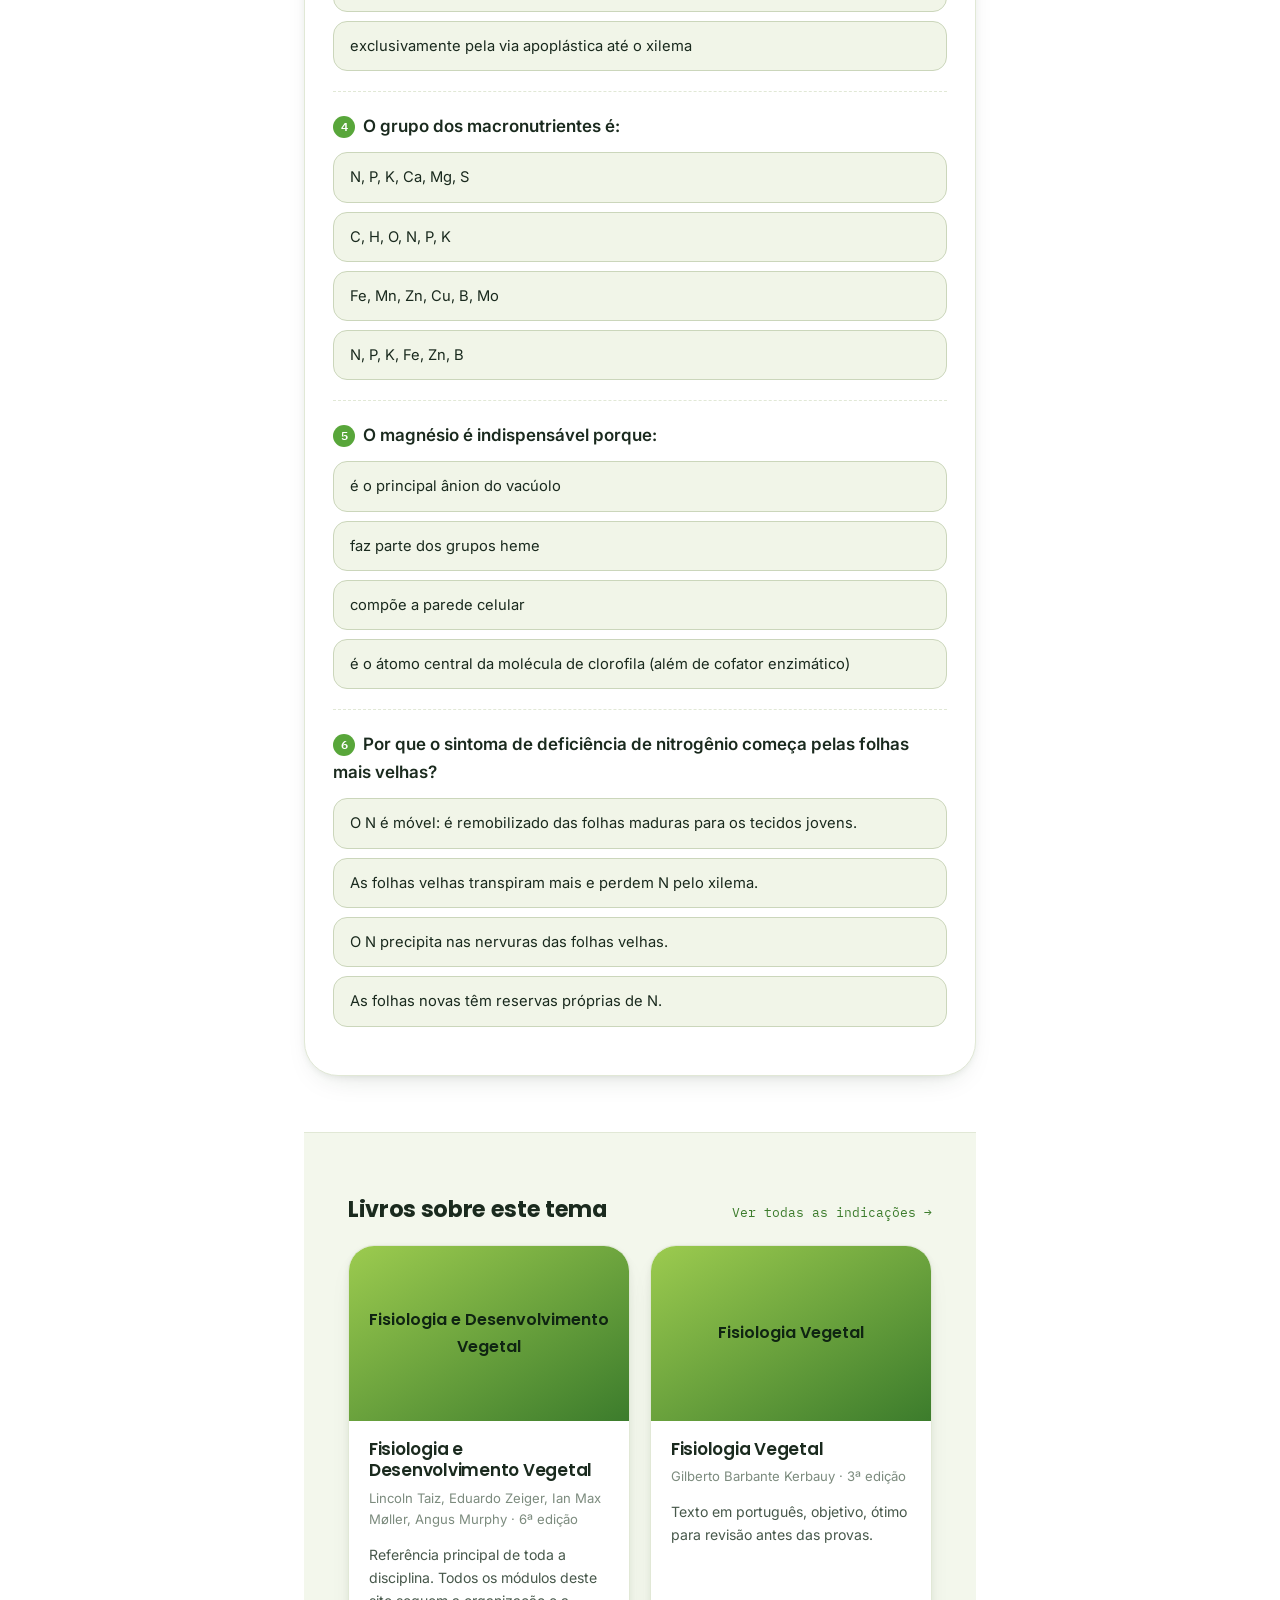
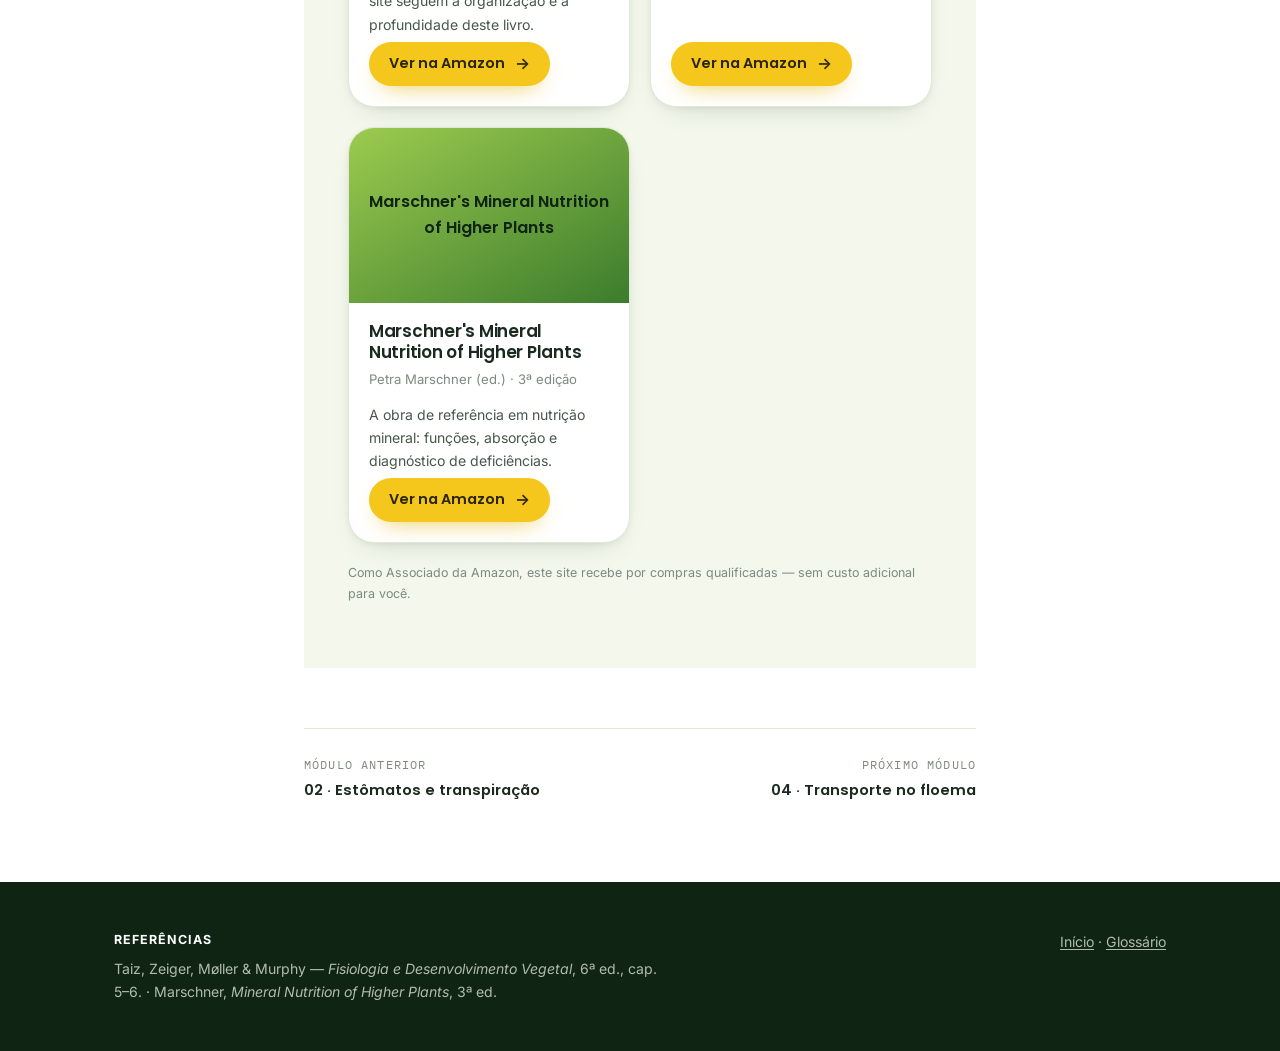
<file: modulos/03-nutricao.html>
<!DOCTYPE html>
<html lang="pt-BR">
<head>
<meta charset="UTF-8">
<meta name="viewport" content="width=device-width, initial-scale=1">
<title>Módulo 03 — Nutrição mineral | Fisiologia Vegetal</title>
<meta name="description" content="Elementos essenciais, absorção pela raiz, mobilidade no floema e diagnóstico de deficiências, com simulador de sintomas foliares.">
<link rel="preconnect" href="https://fonts.googleapis.com">
<link rel="preconnect" href="https://fonts.gstatic.com" crossorigin>
<link href="https://fonts.googleapis.com/css2?family=Poppins:wght@500;600;700&family=Inter:wght@400;500;600&family=IBM+Plex+Mono:wght@400;500&display=swap" rel="stylesheet">
<link rel="stylesheet" href="../css/style.css">
<style>:root { --module: var(--c-terra); }</style>
</head>
<body>
<a class="skip-link" href="#conteudo">Pular para o conteúdo</a>

<header class="site-header">
  <div class="wrap">
    <a class="brand" href="../index.html">
      <svg class="leaf" viewBox="0 0 24 24" fill="none" stroke="currentColor" stroke-width="1.8" stroke-linecap="round" stroke-linejoin="round"><path d="M11 20A7 7 0 0 1 4 13c0-5 4-9 12-9 0 8-4 13-9 13Z"/><path d="M4 20c2-4 5-7 9-9"/></svg>
      Fisiologia Vegetal
    </a>
    <nav class="site-nav" aria-label="Principal">
      <a href="../index.html#modulos">Módulos</a>
      <a href="../livros.html">Livros</a>
      <a href="../glossario.html">Glossário</a>
      <button class="theme-toggle" type="button" aria-label="Alternar tema claro/escuro">
        <svg viewBox="0 0 24 24" fill="none" stroke="currentColor" stroke-width="1.8" stroke-linecap="round"><circle cx="12" cy="12" r="4.5"/><path d="M12 2v2M12 20v2M4 12H2M22 12h-2M5 5 3.6 3.6M20.4 20.4 19 19M19 5l1.4-1.4M3.6 20.4 5 19"/></svg>
      </button>
    </nav>
  </div>
</header>

<main id="conteudo">

  <section class="module-hero">
    <div class="wrap">
      <p class="kicker">Módulo 03 · Funções internas</p>
      <h1>Nutrição mineral</h1>
      <p class="lead">Dezessete elementos são essenciais para completar o ciclo de vida de uma planta. Onde um sintoma de deficiência aparece &mdash; folha velha ou folha nova &mdash; entrega quase de imediato qual elemento está faltando.</p>
    </div>
  </section>

  <div class="wrap prose">

    <div class="objectives">
      <h2>Neste módulo você vai conseguir</h2>
      <ul>
        <li>Aplicar os critérios de essencialidade e classificar os elementos em macro e micronutrientes.</li>
        <li>Relacionar a <strong>mobilidade no floema</strong> de cada nutriente ao local em que o sintoma de deficiência se manifesta.</li>
        <li>Diagnosticar deficiências de N, P, K, Mg, Ca, Fe e S a partir do padrão de clorose e necrose.</li>
      </ul>
    </div>

    <h2 id="ideia">A ideia central</h2>
    <p>Um elemento é <strong>essencial</strong> quando a planta não completa seu ciclo sem ele, quando sua função não pode ser substituída por outro elemento e quando participa diretamente do metabolismo (critérios de Arnon &amp; Stout). Os essenciais dividem-se por quantidade exigida: <strong>macronutrientes</strong> (N, P, K, Ca, Mg, S) e <strong>micronutrientes</strong> (Fe, Mn, Zn, Cu, B, Mo, Cl, Ni).</p>
    <p>Quando falta um nutriente, a planta o <em>redistribui</em> internamente na medida em que ele é móvel no floema. Nutrientes <strong>móveis</strong> (N, P, K, Mg) são retirados das folhas velhas e enviados aos tecidos jovens em crescimento &mdash; por isso o sintoma aparece primeiro nas <strong>folhas maduras</strong>. Nutrientes <strong>imóveis</strong> (Ca, Fe, B, e em parte S) ficam presos onde foram depositados; o sintoma surge nas <strong>folhas novas</strong> e nos meristemas.</p>

    <h2 id="instrumento">Instrumento &mdash; diagnóstico foliar</h2>
    <p>Escolha um elemento e ajuste sua disponibilidade no solo. Observe onde o sintoma aparece (folha nova ou velha), o padrão de clorose e o índice de crescimento &mdash; da deficiência, passando pela faixa adequada, até a toxicidade.</p>

    <div class="lab" id="lab-nut">
      <div class="lab-head">Instrumento · sintoma foliar por elemento e disponibilidade</div>
      <div class="lab-body">
        <div class="lab-stage">
          <svg viewBox="0 0 300 320" role="img" aria-label="Planta com folha nova no topo e folha velha na base; os sintomas aparecem conforme o elemento e a disponibilidade.">
            <line x1="150" y1="40" x2="150" y2="292" stroke="var(--c-verde)" stroke-width="6" stroke-linecap="round"/>
            <!-- folha nova (topo) -->
            <g id="gNew">
              <path id="lNew" d="M150 78 C112 66 84 74 66 44 C104 30 142 40 150 78 Z" fill="var(--c-verde)" stroke="var(--c-verde)" stroke-width="1.5"/>
              <path id="vNew" d="M150 78 C130 70 104 60 70 44" stroke="var(--c-verde)" stroke-width="2" fill="none" opacity="0"/>
              <circle id="ringNew" cx="105" cy="55" r="46" fill="none" stroke="var(--yellow)" stroke-width="3" stroke-dasharray="5 5" opacity="0"/>
            </g>
            <text x="182" y="52" text-anchor="end" font-family="var(--mono)" font-size="10" fill="var(--ink-soft)">folha nova</text>
            <!-- folha velha (base) -->
            <g id="gOld">
              <path id="lOld" d="M150 250 C104 234 70 244 46 208 C94 190 142 202 150 250 Z" fill="var(--c-verde)" stroke="var(--c-verde)" stroke-width="1.5"/>
              <path id="vOld" d="M150 250 C124 240 92 226 50 208" stroke="var(--c-verde)" stroke-width="2" fill="none" opacity="0"/>
              <circle id="ringOld" cx="96" cy="224" r="52" fill="none" stroke="var(--yellow)" stroke-width="3" stroke-dasharray="5 5" opacity="0"/>
            </g>
            <text x="182" y="236" text-anchor="end" font-family="var(--mono)" font-size="10" fill="var(--ink-soft)">folha velha</text>
            <!-- barra de crescimento -->
            <rect x="250" y="60" width="16" height="220" rx="8" fill="var(--line)"/>
            <rect id="grow" x="250" y="160" width="16" height="120" rx="8" fill="var(--c-verde)"/>
          </svg>
        </div>

        <div class="lab-controls">
          <div class="control">
            <label>Elemento</label>
            <div class="seg" id="elem" role="group" aria-label="Elemento mineral">
              <button data-e="N" aria-pressed="true">N</button>
              <button data-e="P" aria-pressed="false">P</button>
              <button data-e="K" aria-pressed="false">K</button>
              <button data-e="Mg" aria-pressed="false">Mg</button>
              <button data-e="Ca" aria-pressed="false">Ca</button>
              <button data-e="Fe" aria-pressed="false">Fe</button>
              <button data-e="S" aria-pressed="false">S</button>
            </div>
            <span class="hint" id="eRole">Nitrogênio — aminoácidos, clorofila, ácidos nucleicos.</span>
          </div>
          <div class="control">
            <label for="avail">Disponibilidade no solo <span class="val" id="availV">20 %</span></label>
            <input type="range" id="avail" min="0" max="100" step="1" value="20">
            <span class="hint">Deficiente &lt; 35 % · adequado 35&ndash;85 % · excesso &gt; 90 %</span>
          </div>

          <div class="readout" aria-live="polite">
            <div class="row"><span class="k">Mobilidade no floema</span><span class="v" id="oMob">móvel</span></div>
            <div class="row"><span class="k">Sintoma aparece em</span><span class="v" id="oLoc">folhas velhas</span></div>
            <div class="row"><span class="k">Padrão</span><span class="v" id="oPat">clorose uniforme</span></div>
            <div class="row"><span class="k">Índice de crescimento</span><span class="v" id="oGrow">42 %</span></div>
            <div class="row"><span class="k">Diagnóstico</span><span class="v" id="oDx">deficiência</span></div>
          </div>
        </div>
      </div>
      <div class="lab-note"><b>Leitura:</b> <span id="note">Com N baixo, a clorose é uniforme e começa pelas folhas velhas — o N móvel é exportado para os tecidos jovens. Suba a disponibilidade e o crescimento se recupera até o platô adequado.</span></div>
    </div>

    <details class="deepen">
      <summary>Aprofunde · absorção radicular e o papel da endoderme</summary>
      <div class="deepen-body">
        <p>Os íons chegam à superfície da raiz por três processos: <strong>interceptação radicular</strong> (a raiz cresce e encontra o íon), <strong>fluxo de massa</strong> (o íon é arrastado pela água da transpiração — dominante para NO<sub>3</sub><sup>−</sup>, Ca<sup>2+</sup>, Mg<sup>2+</sup>) e <strong>difusão</strong> (o íon migra pelo gradiente criado pela absorção — dominante para P e K).</p>
        <p>A absorção pela membrana é ativa e seletiva. A H<sup>+</sup>-ATPase da membrana plasmática bombeia H<sup>+</sup> para fora, gerando um gradiente eletroquímico que energiza <strong>simportes</strong> (H<sup>+</sup>/NO<sub>3</sub><sup>−</sup>, H<sup>+</sup>/H<sub>2</sub>PO<sub>4</sub><sup>−</sup>) e permite a entrada de cátions por canais. Cinética dupla: transportadores de <strong>alta afinidade</strong> (HATS) operam em baixa concentração externa; os de <strong>baixa afinidade</strong> (LATS), em concentração alta.</p>
        <p>A <span class="term" data-term="estria de Caspary">estria de Caspary</span> na endoderme veda o apoplasto e obriga todo íon a cruzar uma membrana antes de alcançar o xilema &mdash; é o ponto de controle que impede a entrada passiva e descontrolada de solutos no cilindro vascular.</p>
      </div>
    </details>

    <h2 id="mecanismo">Mecanismo</h2>

    <h3>Funções por categoria bioquímica</h3>
    <p>Os nutrientes atuam em quatro grandes papéis: <strong>constituintes de biomoléculas</strong> (N e S em aminoácidos; P em ácidos nucleicos e fosfolipídios; Mg no anel da clorofila); <strong>armazenamento e transferência de energia</strong> (P em ATP, NADPH); <strong>ativação enzimática e osmorregulação</strong> (K<sup>+</sup> ativa &gt; 50 enzimas e regula o turgor; Ca<sup>2+</sup> como segundo mensageiro); e <strong>reações redox</strong> (Fe, Cu, Mn, Mo em centros catalíticos).</p>

    <h3>Deficiência, faixa adequada e toxicidade</h3>
    <p>A curva de resposta ao suprimento tem quatro zonas: <strong>deficiência aguda</strong> (crescimento fortemente limitado, sintomas visíveis), <strong>deficiência marginal</strong> (crescimento reduzido sem sintoma claro — &ldquo;fome oculta&rdquo;), <strong>faixa adequada</strong> (platô; aumentar o suprimento não aumenta o crescimento — o excesso absorvido é &ldquo;consumo de luxo&rdquo;) e <strong>toxicidade</strong> (queda do crescimento por excesso, comum com micronutrientes como B, Mn e Cu).</p>

    <h3>Diagnóstico pelo padrão do sintoma</h3>
    <div class="tbl-wrap">
      <table>
        <thead><tr><th>Elemento</th><th>Mobilidade</th><th>Local</th><th>Sintoma típico</th></tr></thead>
        <tbody>
          <tr><td>N</td><td>móvel</td><td>folhas velhas</td><td>clorose uniforme; planta pálida e pequena</td></tr>
          <tr><td>P</td><td>móvel</td><td>folhas velhas</td><td>verde-escuro a arroxeado; crescimento lento</td></tr>
          <tr><td>K</td><td>móvel</td><td>folhas velhas</td><td>clorose e necrose nas margens e pontas</td></tr>
          <tr><td>Mg</td><td>móvel</td><td>folhas velhas</td><td>clorose internerval (nervuras permanecem verdes)</td></tr>
          <tr><td>Ca</td><td>imóvel</td><td>folhas novas / gemas</td><td>deformação e morte de pontos de crescimento; podridão apical</td></tr>
          <tr><td>Fe</td><td>imóvel</td><td>folhas novas</td><td>clorose internerval intensa nas folhas jovens</td></tr>
          <tr><td>S</td><td>pouco móvel</td><td>folhas novas</td><td>clorose uniforme começando pelas folhas jovens</td></tr>
        </tbody>
      </table>
    </div>
    <div class="callout">
      <span class="lbl">Regra prática</span>
      <p style="margin:.4em 0 0"><strong>Sintoma nas folhas velhas</strong> → nutriente móvel (N, P, K, Mg). <strong>Sintoma nas folhas novas</strong> → nutriente imóvel (Ca, Fe, B, S). O padrão (uniforme × internerval × marginal) refina o diagnóstico.</p>
    </div>

    <section class="exercicios" data-modulo="03-nutricao" aria-label="Exercícios"></section>

    <div class="pager">
      <a class="prev" href="02-estomatos.html"><span>Módulo anterior</span><strong>02 · Estômatos e transpiração</strong></a>
      <a class="next" href="04-floema.html"><span>Próximo módulo</span><strong>04 · Transporte no floema</strong></a>
    </div>

  </div>
</main>

<footer class="site-footer">
  <div class="wrap">
    <div class="refs">
      <b>Referências</b>
      Taiz, Zeiger, Møller &amp; Murphy — <em>Fisiologia e Desenvolvimento Vegetal</em>, 6ª ed., cap. 5–6. · Marschner, <em>Mineral Nutrition of Higher Plants</em>, 3ª ed.
    </div>
    <div><a href="../index.html">Início</a> · <a href="../glossario.html">Glossário</a></div>
  </div>
</footer>

<script src="../js/exercicios-data.js"></script>
<script src="../js/livros-data.js"></script>
<script src="../js/gamify.js"></script>
<script src="../js/main.js"></script>
<script>
(function () {
  var $ = function (id) { return document.getElementById(id); };
  var clamp = FV.clamp;
  var DATA = {
    N:  { name: "Nitrogênio", mob: "móvel",       loc: "folhas velhas",      pat: "clorose uniforme",      role: "aminoácidos, clorofila, ácidos nucleicos" },
    P:  { name: "Fósforo",    mob: "móvel",       loc: "folhas velhas",      pat: "verde-escuro / arroxeado", role: "ATP, ácidos nucleicos, fosfolipídios" },
    K:  { name: "Potássio",   mob: "móvel",       loc: "folhas velhas",      pat: "necrose marginal",      role: "osmorregulação, ativação enzimática, estômatos" },
    Mg: { name: "Magnésio",   mob: "móvel",       loc: "folhas velhas",      pat: "clorose internerval",   role: "átomo central da clorofila, cofator enzimático" },
    Ca: { name: "Cálcio",     mob: "imóvel",      loc: "folhas novas / gemas", pat: "deformação e morte apical", role: "parede celular, sinalização, membranas" },
    Fe: { name: "Ferro",      mob: "imóvel",      loc: "folhas novas",       pat: "clorose internerval",   role: "grupos heme, centros Fe-S, síntese de clorofila" },
    S:  { name: "Enxofre",    mob: "pouco móvel", loc: "folhas novas",       pat: "clorose uniforme",      role: "aminoácidos sulfurados (Cys, Met), coenzimas" }
  };
  var E = {
    avail: $("avail"), availV: $("availV"), eRole: $("eRole"),
    oMob: $("oMob"), oLoc: $("oLoc"), oPat: $("oPat"), oGrow: $("oGrow"), oDx: $("oDx"), note: $("note"),
    lNew: $("lNew"), vNew: $("vNew"), ringNew: $("ringNew"), lOld: $("lOld"), vOld: $("vOld"), ringOld: $("ringOld"),
    grow: $("grow")
  };
  var btns = document.querySelectorAll("#elem button");
  var CUR = "N";

  function growthIndex(a) {
    // deficiência (0-35) sobe rápido; platô (35-85); toxicidade decai (>90)
    if (a < 35) return 20 + a * (78 - 20) / 35;
    if (a <= 85) return 78 + (a - 35) * (100 - 78) / 50;
    if (a <= 92) return 100;
    return clamp(100 - (a - 92) * 3.2, 45, 100);
  }

  function paintLeaf(g, affected, def, pat) {
    var lamina = g.lamina, vein = g.vein, ring = g.ring;
    if (!affected || !def) {
      lamina.setAttribute("fill", "var(--c-verde)");
      vein.setAttribute("opacity", "0");
      lamina.setAttribute("stroke", "var(--c-verde)");
      ring.setAttribute("opacity", "0");
      return;
    }
    ring.setAttribute("opacity", "1");
    if (pat === "clorose internerval") {
      lamina.setAttribute("fill", "#E8D24B");
      vein.setAttribute("opacity", "1");
      lamina.setAttribute("stroke", "var(--c-verde)");
    } else if (pat === "necrose marginal") {
      lamina.setAttribute("fill", "#9DBE72");
      vein.setAttribute("opacity", "0");
      lamina.setAttribute("stroke", "#6B3B1E");
    } else if (pat === "verde-escuro / arroxeado") {
      lamina.setAttribute("fill", "#5B6E86");
      vein.setAttribute("opacity", "0");
      lamina.setAttribute("stroke", "#3A2A55");
    } else if (pat === "deformação e morte apical") {
      lamina.setAttribute("fill", "#B9A66B");
      vein.setAttribute("opacity", "0");
      lamina.setAttribute("stroke", "#5B4B1E");
    } else { // clorose uniforme
      lamina.setAttribute("fill", "#E7DE7C");
      vein.setAttribute("opacity", "0");
      lamina.setAttribute("stroke", "#C9B94A");
    }
  }

  var gNew = { lamina: E.lNew, vein: E.vNew, ring: E.ringNew };
  var gOld = { lamina: E.lOld, vein: E.vOld, ring: E.ringOld };

  function render() {
    var d = DATA[CUR];
    var a = +E.avail.value;
    E.availV.textContent = a + " %";
    E.eRole.textContent = d.name + " — " + d.role + ".";

    var gi = growthIndex(a);
    var def = a < 35;
    var tox = a > 92;
    var dx = def ? "deficiência" : tox ? "toxicidade / excesso" : "adequado";

    E.oMob.textContent = d.mob;
    E.oLoc.textContent = def ? d.loc : "—";
    E.oPat.textContent = def ? d.pat : "—";
    E.oGrow.textContent = Math.round(gi) + " %";
    E.oDx.textContent = dx;
    E.oGrow.className = "v " + (gi >= 90 ? "good" : "warn");
    E.oDx.className = "v " + (dx === "adequado" ? "good" : "warn");

    var affectsOld = def && (d.mob === "móvel");
    var affectsNew = def && (d.mob !== "móvel");
    paintLeaf(gNew, affectsNew, def, d.pat);
    paintLeaf(gOld, affectsOld, def, d.pat);

    var h = clamp(gi / 100 * 220, 8, 220);
    E.grow.setAttribute("y", (60 + (220 - h)).toFixed(1));
    E.grow.setAttribute("height", h.toFixed(1));
    E.grow.setAttribute("fill", gi >= 90 ? "var(--c-verde)" : "var(--c-ambar)");

    var note;
    if (tox) note = d.name + " em excesso: consumo de luxo e, acima de ~92 %, queda do crescimento por toxicidade.";
    else if (!def) note = d.name + " na faixa adequada: crescimento no platô, sem sintomas foliares.";
    else if (d.mob === "móvel") note = d.name + " baixo: sintoma (" + d.pat + ") nas folhas velhas — o elemento móvel é remobilizado para os tecidos jovens.";
    else note = d.name + " baixo: sintoma (" + d.pat + ") nas folhas novas — o elemento imóvel não é redistribuído a partir das folhas maduras.";
    E.note.textContent = note;
  }

  btns.forEach(function (b) {
    b.addEventListener("click", function () {
      btns.forEach(function (x) { x.setAttribute("aria-pressed", "false"); });
      b.setAttribute("aria-pressed", "true");
      CUR = b.dataset.e;
      render();
    });
  });
  E.avail.addEventListener("input", render);
  render();
})();
</script>
</body>
</html>
</file>
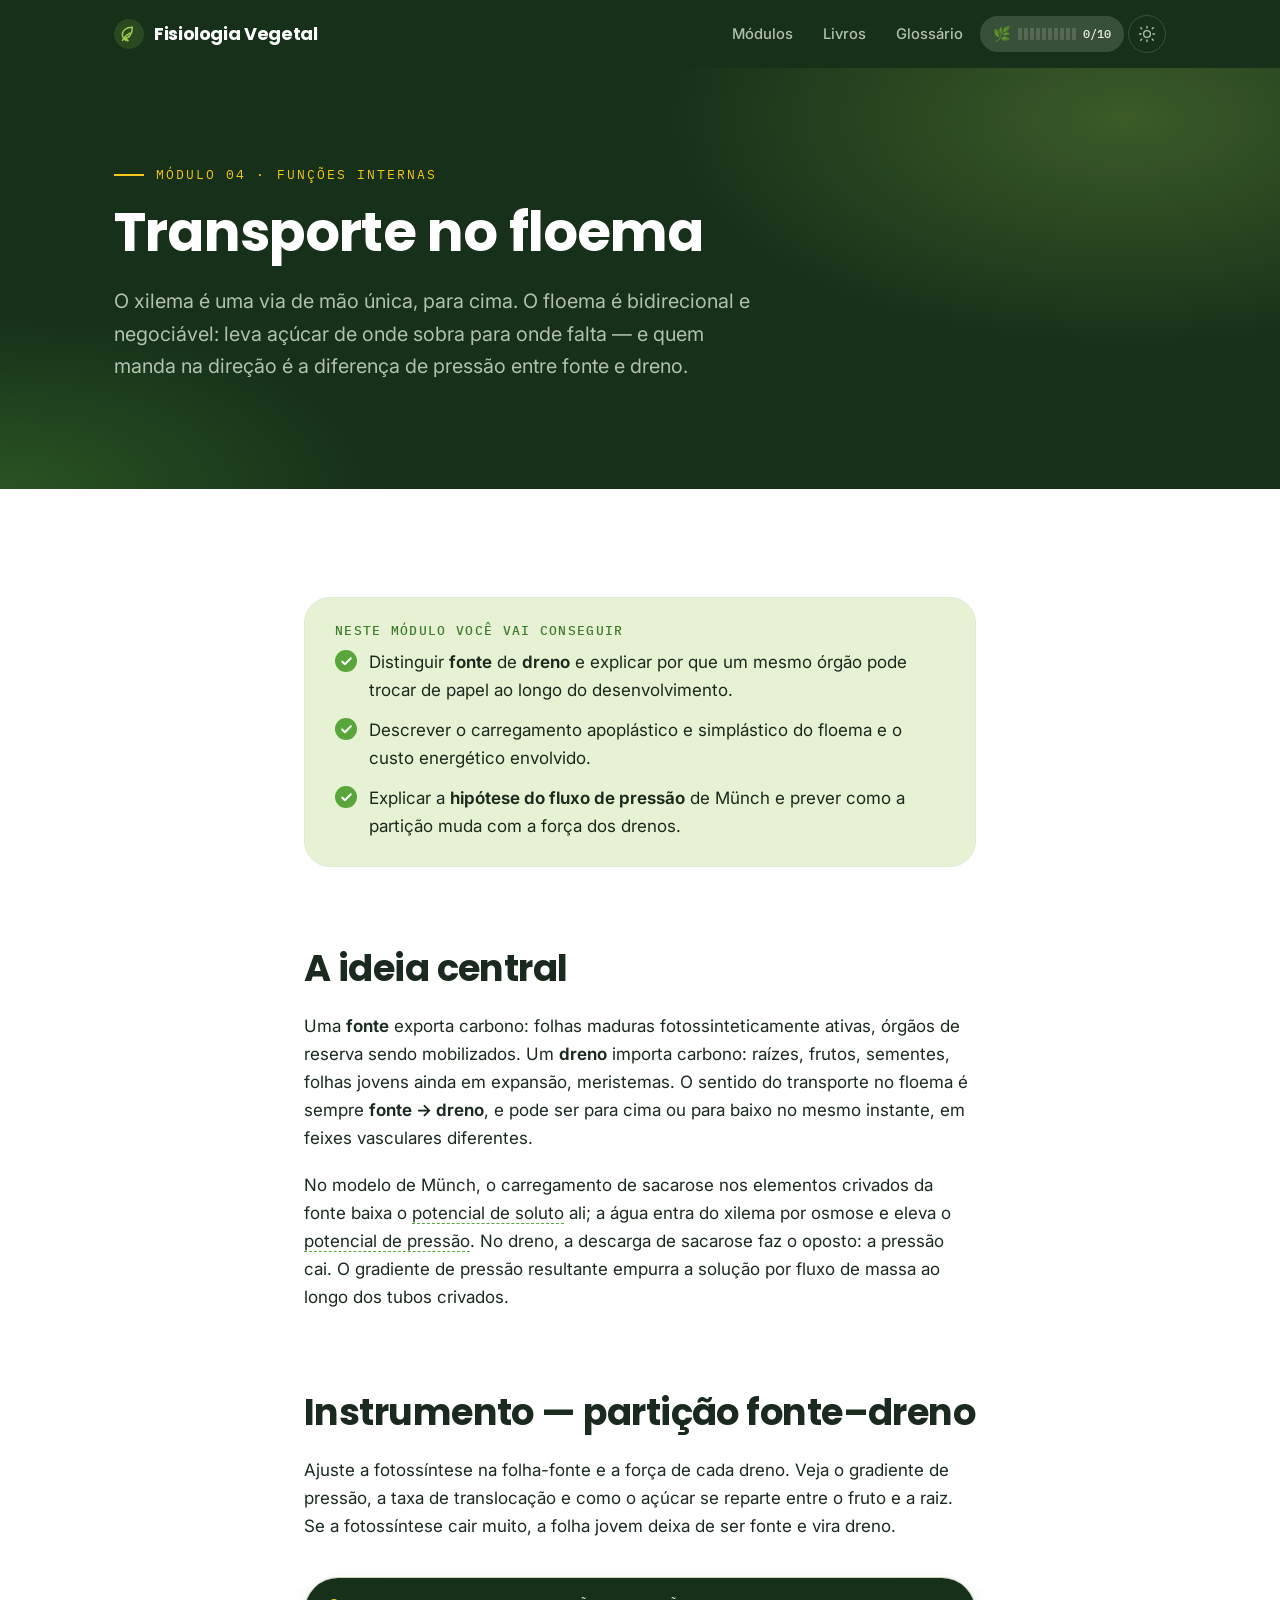
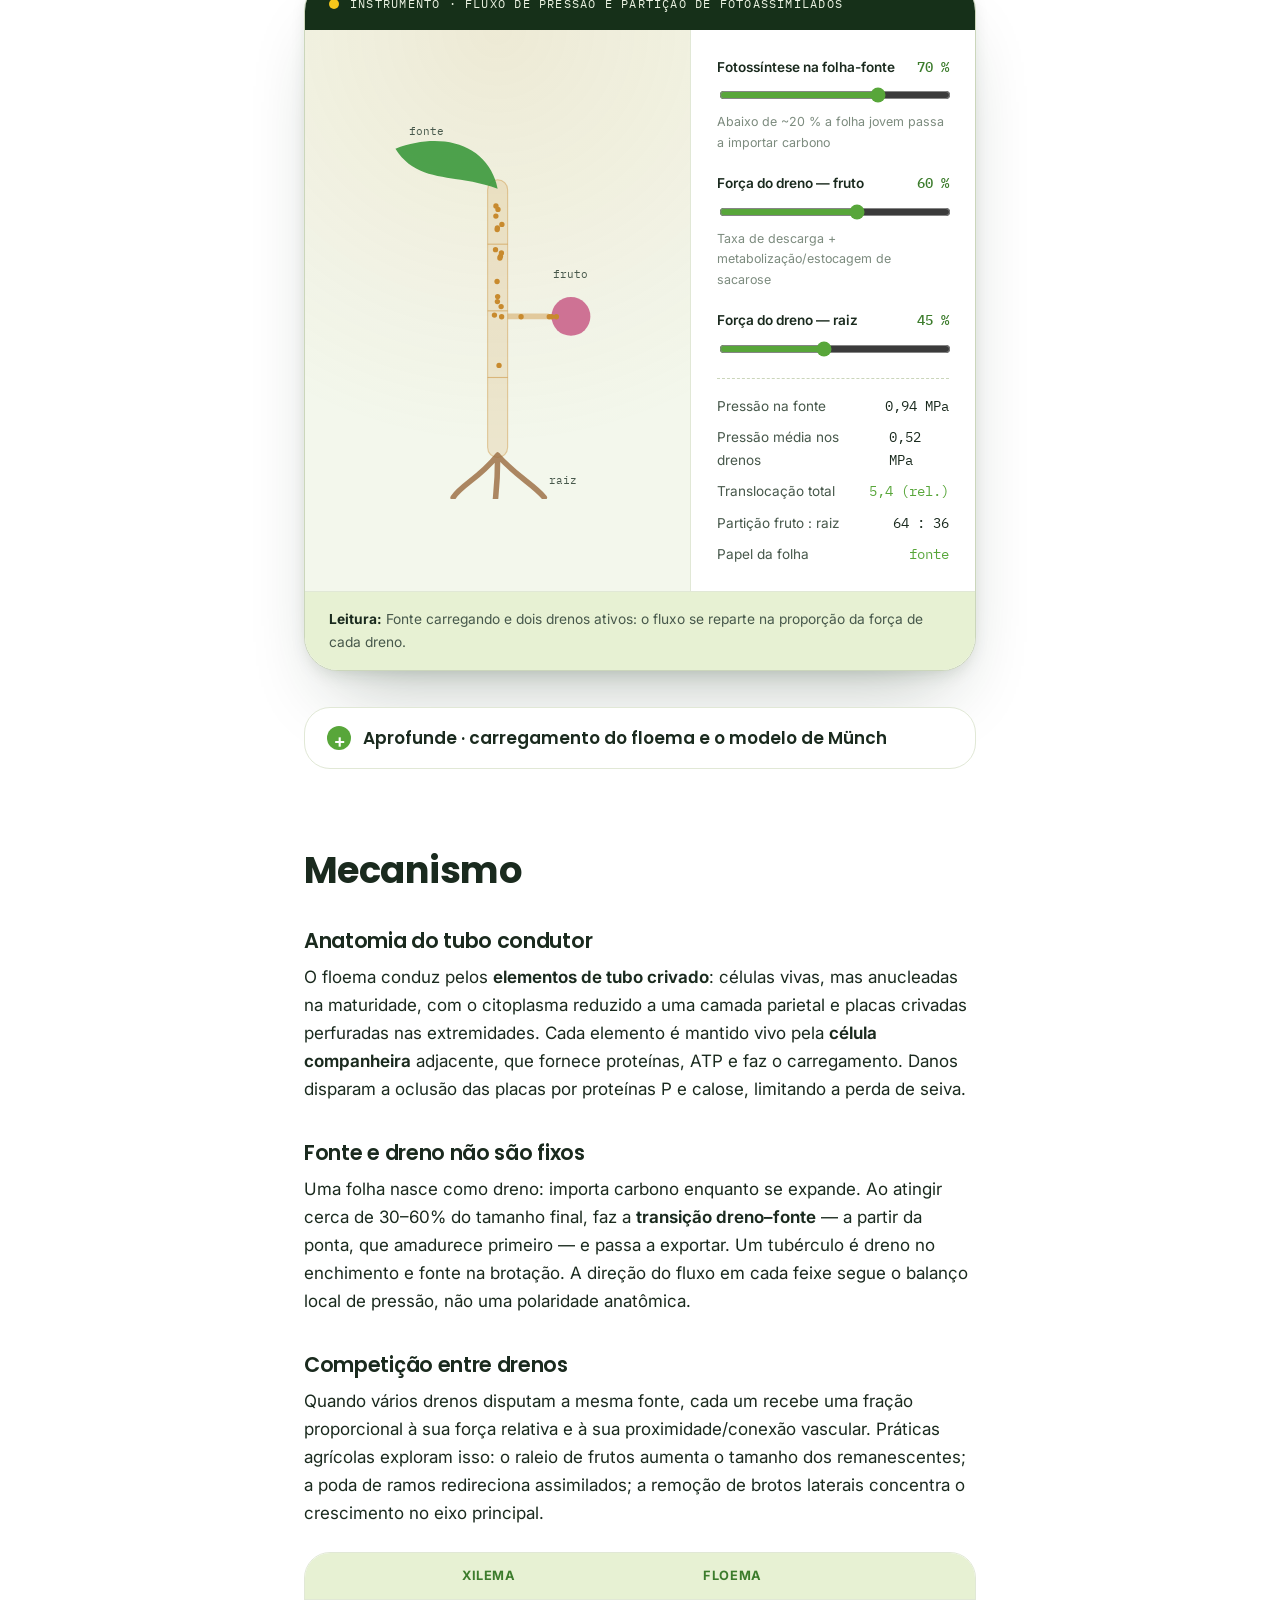
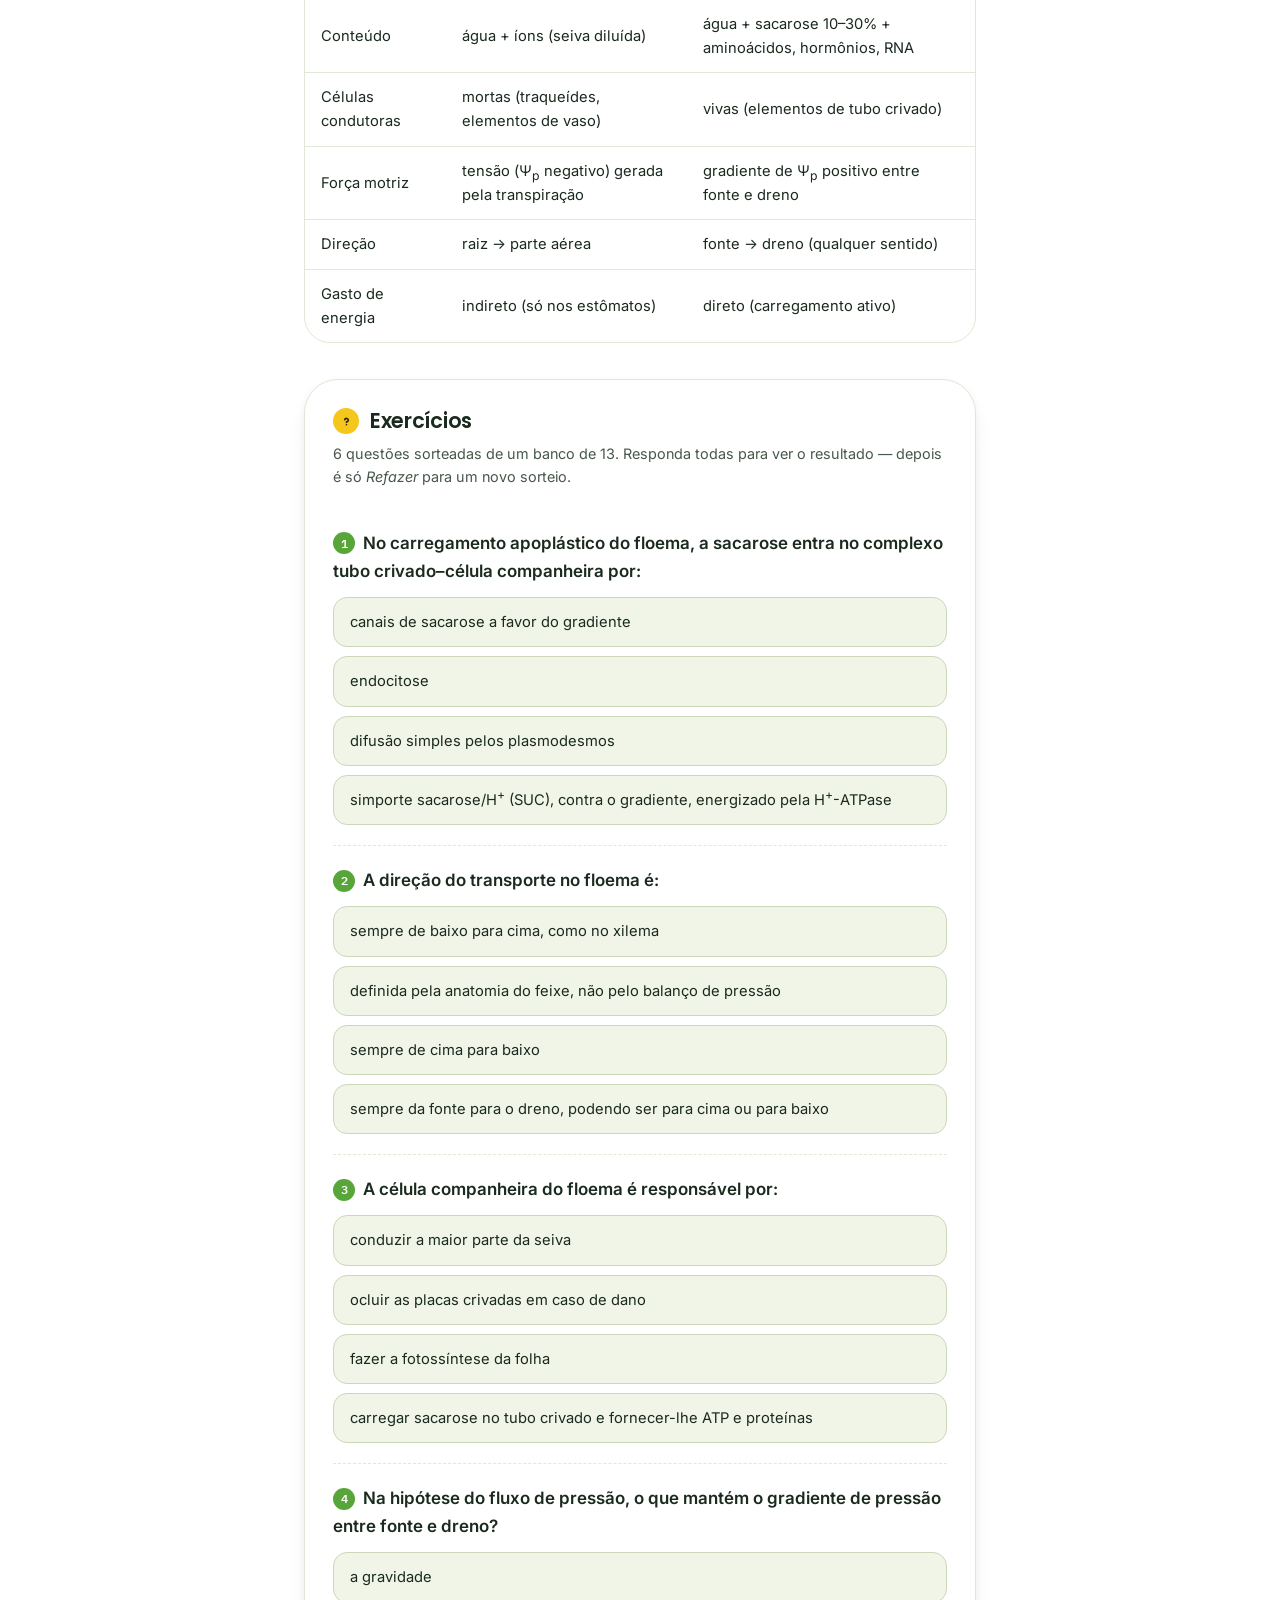
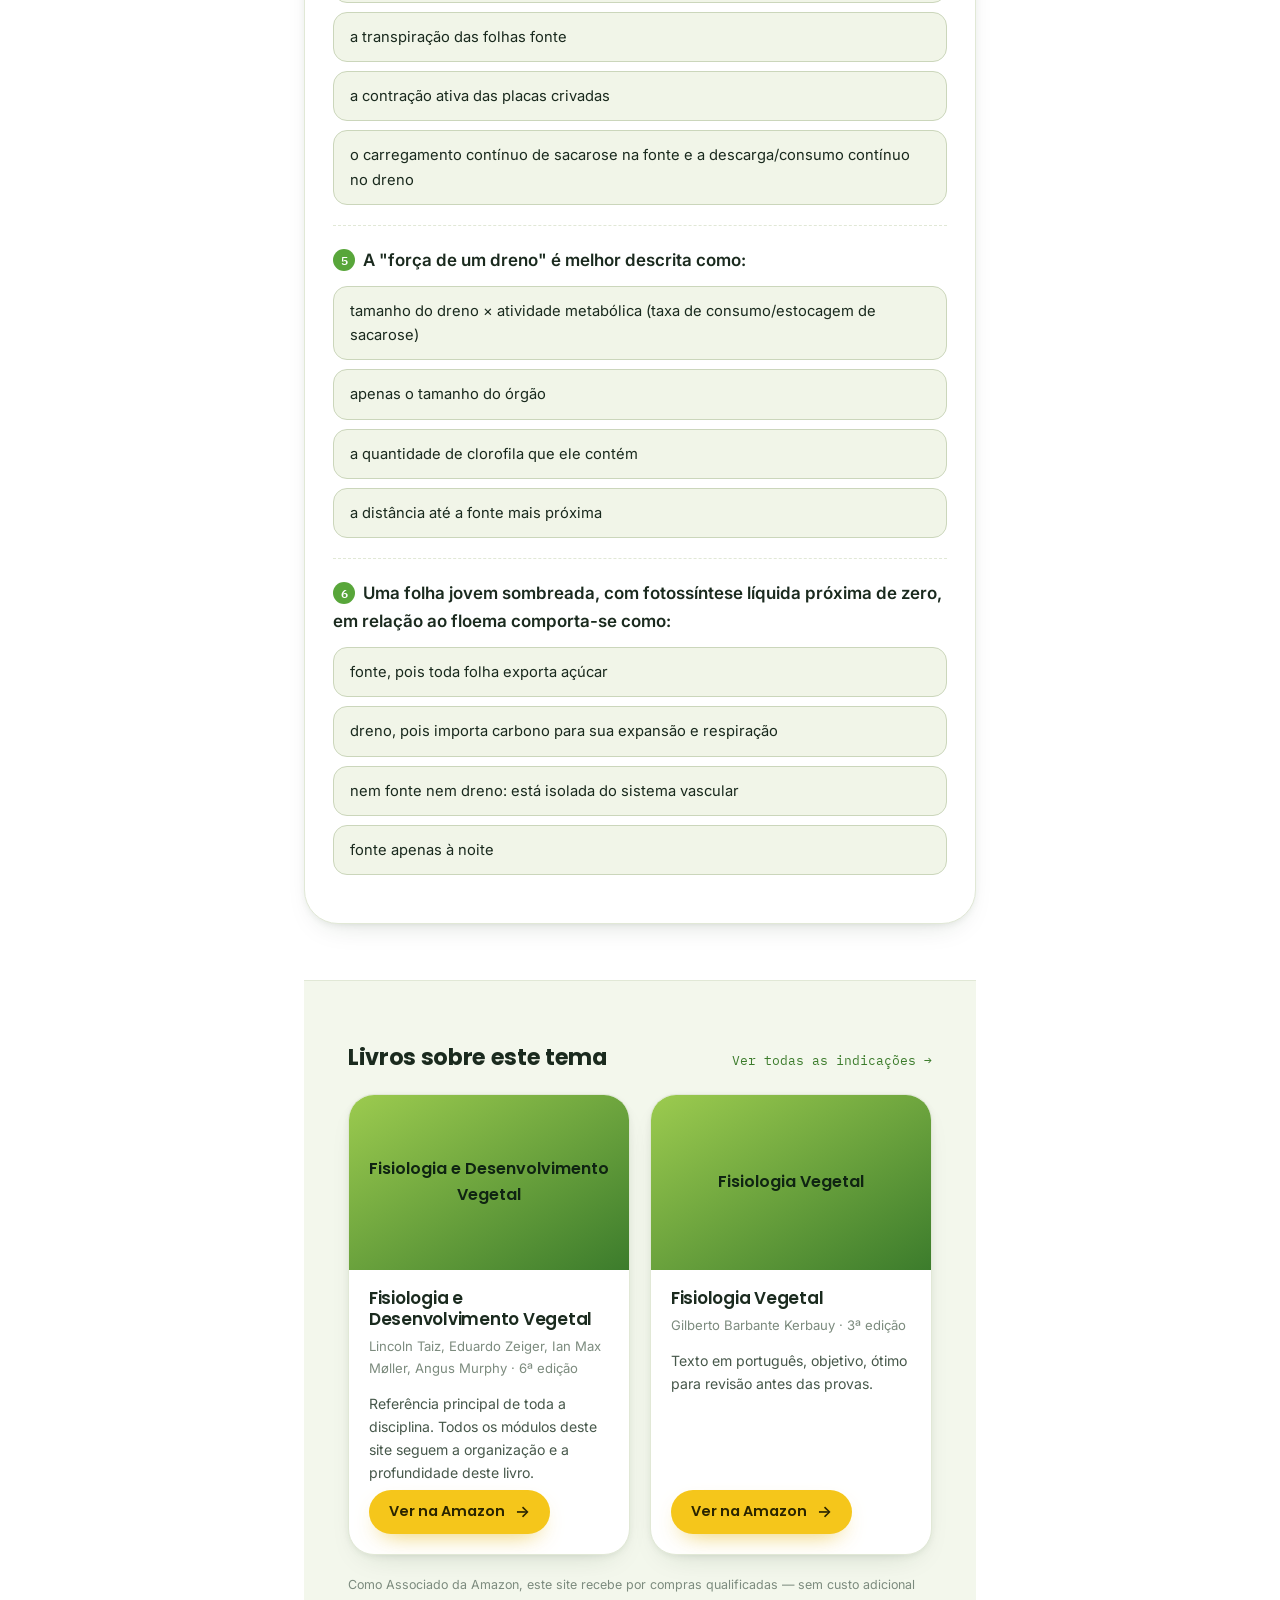
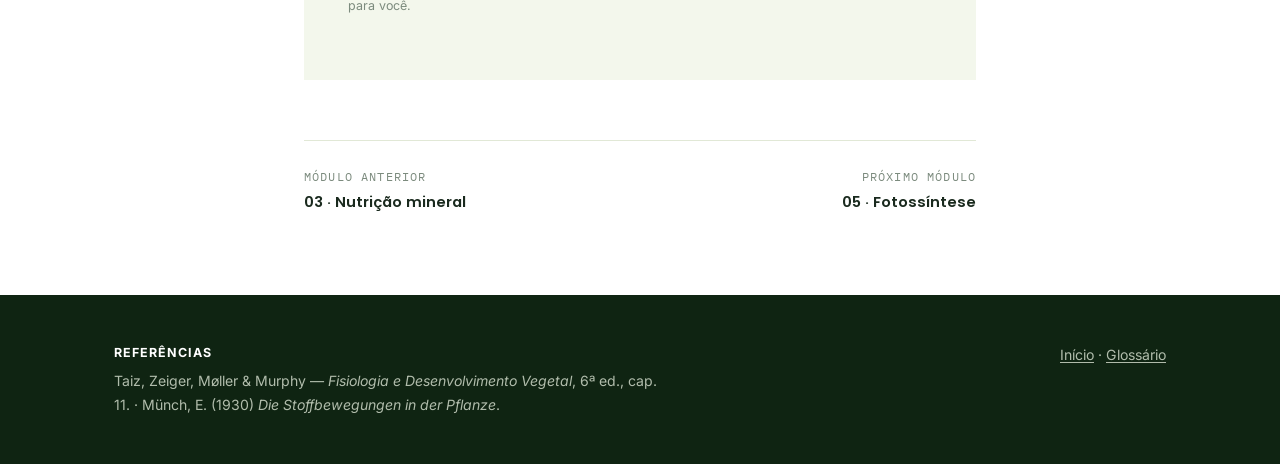
<file: modulos/04-floema.html>
<!DOCTYPE html>
<html lang="pt-BR">
<head>
<meta charset="UTF-8">
<meta name="viewport" content="width=device-width, initial-scale=1">
<title>Módulo 04 — Transporte no floema | Fisiologia Vegetal</title>
<meta name="description" content="Relação fonte–dreno, carregamento do floema e a hipótese do fluxo de pressão, com simulador de partição de fotoassimilados.">
<link rel="preconnect" href="https://fonts.googleapis.com">
<link rel="preconnect" href="https://fonts.gstatic.com" crossorigin>
<link href="https://fonts.googleapis.com/css2?family=Poppins:wght@500;600;700&family=Inter:wght@400;500;600&family=IBM+Plex+Mono:wght@400;500&display=swap" rel="stylesheet">
<link rel="stylesheet" href="../css/style.css">
<style>:root { --module: var(--c-ambar); }</style>
</head>
<body>
<a class="skip-link" href="#conteudo">Pular para o conteúdo</a>

<header class="site-header">
  <div class="wrap">
    <a class="brand" href="../index.html">
      <svg class="leaf" viewBox="0 0 24 24" fill="none" stroke="currentColor" stroke-width="1.8" stroke-linecap="round" stroke-linejoin="round"><path d="M11 20A7 7 0 0 1 4 13c0-5 4-9 12-9 0 8-4 13-9 13Z"/><path d="M4 20c2-4 5-7 9-9"/></svg>
      Fisiologia Vegetal
    </a>
    <nav class="site-nav" aria-label="Principal">
      <a href="../index.html#modulos">Módulos</a>
      <a href="../livros.html">Livros</a>
      <a href="../glossario.html">Glossário</a>
      <button class="theme-toggle" type="button" aria-label="Alternar tema claro/escuro">
        <svg viewBox="0 0 24 24" fill="none" stroke="currentColor" stroke-width="1.8" stroke-linecap="round"><circle cx="12" cy="12" r="4.5"/><path d="M12 2v2M12 20v2M4 12H2M22 12h-2M5 5 3.6 3.6M20.4 20.4 19 19M19 5l1.4-1.4M3.6 20.4 5 19"/></svg>
      </button>
    </nav>
  </div>
</header>

<main id="conteudo">

  <section class="module-hero">
    <div class="wrap">
      <p class="kicker">Módulo 04 · Funções internas</p>
      <h1>Transporte no floema</h1>
      <p class="lead">O xilema é uma via de mão única, para cima. O floema é bidirecional e negociável: leva açúcar de onde sobra para onde falta &mdash; e quem manda na direção é a diferença de pressão entre fonte e dreno.</p>
    </div>
  </section>

  <div class="wrap prose">

    <div class="objectives">
      <h2>Neste módulo você vai conseguir</h2>
      <ul>
        <li>Distinguir <strong>fonte</strong> de <strong>dreno</strong> e explicar por que um mesmo órgão pode trocar de papel ao longo do desenvolvimento.</li>
        <li>Descrever o carregamento apoplástico e simplástico do floema e o custo energético envolvido.</li>
        <li>Explicar a <strong>hipótese do fluxo de pressão</strong> de Münch e prever como a partição muda com a força dos drenos.</li>
      </ul>
    </div>

    <h2 id="ideia">A ideia central</h2>
    <p>Uma <strong>fonte</strong> exporta carbono: folhas maduras fotossinteticamente ativas, órgãos de reserva sendo mobilizados. Um <strong>dreno</strong> importa carbono: raízes, frutos, sementes, folhas jovens ainda em expansão, meristemas. O sentido do transporte no floema é sempre <strong>fonte &rarr; dreno</strong>, e pode ser para cima ou para baixo no mesmo instante, em feixes vasculares diferentes.</p>
    <p>No modelo de Münch, o carregamento de sacarose nos elementos crivados da fonte baixa o <span class="term" data-term="potencial de soluto">potencial de soluto</span> ali; a água entra do xilema por osmose e eleva o <span class="term" data-term="potencial de pressão">potencial de pressão</span>. No dreno, a descarga de sacarose faz o oposto: a pressão cai. O gradiente de pressão resultante empurra a solução por fluxo de massa ao longo dos tubos crivados.</p>

    <h2 id="instrumento">Instrumento &mdash; partição fonte&ndash;dreno</h2>
    <p>Ajuste a fotossíntese na folha-fonte e a força de cada dreno. Veja o gradiente de pressão, a taxa de translocação e como o açúcar se reparte entre o fruto e a raiz. Se a fotossíntese cair muito, a folha jovem deixa de ser fonte e vira dreno.</p>

    <div class="lab" id="lab-flo">
      <div class="lab-head">Instrumento · fluxo de pressão e partição de fotoassimilados</div>
      <div class="lab-body">
        <div class="lab-stage">
          <svg viewBox="0 0 300 340" role="img" aria-label="Folha-fonte no topo, tubo crivado central, fruto no meio e raiz na base, com açúcar fluindo da fonte para os drenos.">
            <!-- tubo crivado -->
            <rect x="141" y="52" width="18" height="250" rx="9" fill="var(--c-ambar)" fill-opacity="0.16" stroke="var(--c-ambar)" stroke-opacity="0.4"/>
            <line x1="141" y1="110" x2="159" y2="110" stroke="var(--c-ambar)" stroke-opacity="0.5"/>
            <line x1="141" y1="170" x2="159" y2="170" stroke="var(--c-ambar)" stroke-opacity="0.5"/>
            <line x1="141" y1="230" x2="159" y2="230" stroke="var(--c-ambar)" stroke-opacity="0.5"/>
            <!-- folha fonte -->
            <g id="srcG">
              <path d="M150 60 C112 46 78 56 58 24 C100 8 142 20 150 60 Z" fill="var(--c-verde)" fill-opacity="0.9"/>
              <text x="70" y="12" font-family="var(--mono)" font-size="10" fill="var(--ink-soft)">fonte</text>
            </g>
            <!-- fruto (dreno) -->
            <g id="fruitG">
              <line x1="159" y1="175" x2="196" y2="175" stroke="var(--c-ambar)" stroke-opacity="0.4" stroke-width="5"/>
              <circle id="fruit" cx="216" cy="175" r="20" fill="var(--c-rosa)" fill-opacity="0.85"/>
              <text x="200" y="140" font-family="var(--mono)" font-size="10" fill="var(--ink-soft)">fruto</text>
            </g>
            <!-- raiz (dreno) -->
            <path id="root" d="M150 300 C132 322 118 326 110 338 M150 300 C168 320 182 326 192 338 M150 302 C150 322 149 330 148 340"
                  fill="none" stroke="var(--c-terra)" stroke-width="5" stroke-linecap="round" stroke-opacity="0.8"/>
            <text x="196" y="326" font-family="var(--mono)" font-size="10" fill="var(--ink-soft)">raiz</text>
            <!-- açúcar -->
            <g id="sug"></g>
          </svg>
        </div>

        <div class="lab-controls">
          <div class="control">
            <label for="ps">Fotossíntese na folha-fonte <span class="val" id="psV">70 %</span></label>
            <input type="range" id="ps" min="0" max="100" step="1" value="70">
            <span class="hint">Abaixo de ~20 % a folha jovem passa a importar carbono</span>
          </div>
          <div class="control">
            <label for="sf">Força do dreno — fruto <span class="val" id="sfV">60 %</span></label>
            <input type="range" id="sf" min="0" max="100" step="1" value="60">
            <span class="hint">Taxa de descarga + metabolização/estocagem de sacarose</span>
          </div>
          <div class="control">
            <label for="sr">Força do dreno — raiz <span class="val" id="srV">45 %</span></label>
            <input type="range" id="sr" min="0" max="100" step="1" value="45">
          </div>

          <div class="readout" aria-live="polite">
            <div class="row"><span class="k">Pressão na fonte</span><span class="v" id="oPsrc">0,95 MPa</span></div>
            <div class="row"><span class="k">Pressão média nos drenos</span><span class="v" id="oPsnk">0,40 MPa</span></div>
            <div class="row"><span class="k">Translocação total</span><span class="v" id="oFlux">6,1 (rel.)</span></div>
            <div class="row"><span class="k">Partição fruto : raiz</span><span class="v" id="oPart">57 : 43</span></div>
            <div class="row"><span class="k">Papel da folha</span><span class="v" id="oRole">fonte</span></div>
          </div>
        </div>
      </div>
      <div class="lab-note"><b>Leitura:</b> <span id="note">Aumente a força do fruto e ele &ldquo;puxa&rdquo; uma fração maior do fluxo — a partição pende para o fruto sem que a raiz mude de tamanho. É assim que o raleio de frutos redireciona açúcar para os que restam.</span></div>
    </div>

    <details class="deepen">
      <summary>Aprofunde · carregamento do floema e o modelo de Münch</summary>
      <div class="deepen-body">
        <p><strong>Carregamento apoplástico</strong> (muitas herbáceas de clima temperado): a sacarose sai das células do mesofilo para o apoplasto e é bombeada para o complexo elemento crivado&ndash;célula companheira contra gradiente, por simportes <strong>SUC/H<sup>+</sup></strong> energizados pela H<sup>+</sup>-ATPase. Concentra sacarose a 2&ndash;5&times; a do mesofilo e permite Ψ<sub>p</sub> alto nos tubos.</p>
        <p><strong>Carregamento simplástico</strong> (muitas árvores): a sacarose difunde por plasmodesmos até células intermediárias, onde é convertida em oligossacarídeos maiores (rafinose, estaquiose) grandes demais para voltar &mdash; a &ldquo;armadilha de polímeros&rdquo;.</p>
        <p>No dreno, a <strong>descarga</strong> pode ser simplástica (raízes, folhas jovens) ou apoplástica (sementes, sem continuidade simplástica com o embrião). A manutenção do gradiente exige que o dreno continue consumindo ou estocando sacarose &mdash; a <strong>força do dreno</strong> = tamanho &times; atividade.</p>
        <p><strong>Modelo do instrumento:</strong> Ψ<sub>p,fonte</sub> cresce com o carregamento (∝ fotossíntese); Ψ<sub>p,dreno,i</sub> cai com a força do dreno <em>i</em>. Fluxo para o dreno <em>i</em> ∝ (Ψ<sub>p,fonte</sub> − Ψ<sub>p,dreno,i</sub>) · força<sub>i</sub>. Se a fotossíntese &lt; limiar, o sinal do balanço de carbono inverte e a folha vira dreno.</p>
      </div>
    </details>

    <h2 id="mecanismo">Mecanismo</h2>

    <h3>Anatomia do tubo condutor</h3>
    <p>O floema conduz pelos <strong>elementos de tubo crivado</strong>: células vivas, mas anucleadas na maturidade, com o citoplasma reduzido a uma camada parietal e placas crivadas perfuradas nas extremidades. Cada elemento é mantido vivo pela <strong>célula companheira</strong> adjacente, que fornece proteínas, ATP e faz o carregamento. Danos disparam a oclusão das placas por proteínas P e calose, limitando a perda de seiva.</p>

    <h3>Fonte e dreno não são fixos</h3>
    <p>Uma folha nasce como dreno: importa carbono enquanto se expande. Ao atingir cerca de 30&ndash;60% do tamanho final, faz a <strong>transição dreno&ndash;fonte</strong> &mdash; a partir da ponta, que amadurece primeiro &mdash; e passa a exportar. Um tubérculo é dreno no enchimento e fonte na brotação. A direção do fluxo em cada feixe segue o balanço local de pressão, não uma polaridade anatômica.</p>

    <h3>Competição entre drenos</h3>
    <p>Quando vários drenos disputam a mesma fonte, cada um recebe uma fração proporcional à sua força relativa e à sua proximidade/conexão vascular. Práticas agrícolas exploram isso: o raleio de frutos aumenta o tamanho dos remanescentes; a poda de ramos redireciona assimilados; a remoção de brotos laterais concentra o crescimento no eixo principal.</p>

    <div class="tbl-wrap">
      <table>
        <thead><tr><th></th><th>Xilema</th><th>Floema</th></tr></thead>
        <tbody>
          <tr><td>Conteúdo</td><td>água + íons (seiva diluída)</td><td>água + sacarose 10&ndash;30% + aminoácidos, hormônios, RNA</td></tr>
          <tr><td>Células condutoras</td><td>mortas (traqueídes, elementos de vaso)</td><td>vivas (elementos de tubo crivado)</td></tr>
          <tr><td>Força motriz</td><td>tensão (Ψ<sub>p</sub> negativo) gerada pela transpiração</td><td>gradiente de Ψ<sub>p</sub> positivo entre fonte e dreno</td></tr>
          <tr><td>Direção</td><td>raiz &rarr; parte aérea</td><td>fonte &rarr; dreno (qualquer sentido)</td></tr>
          <tr><td>Gasto de energia</td><td>indireto (só nos estômatos)</td><td>direto (carregamento ativo)</td></tr>
        </tbody>
      </table>
    </div>

    <section class="exercicios" data-modulo="04-floema" aria-label="Exercícios"></section>

    <div class="pager">
      <a class="prev" href="03-nutricao.html"><span>Módulo anterior</span><strong>03 · Nutrição mineral</strong></a>
      <a class="next" href="05-fotossintese.html"><span>Próximo módulo</span><strong>05 · Fotossíntese</strong></a>
    </div>

  </div>
</main>

<footer class="site-footer">
  <div class="wrap">
    <div class="refs">
      <b>Referências</b>
      Taiz, Zeiger, Møller &amp; Murphy — <em>Fisiologia e Desenvolvimento Vegetal</em>, 6ª ed., cap. 11. · Münch, E. (1930) <em>Die Stoffbewegungen in der Pflanze</em>.
    </div>
    <div><a href="../index.html">Início</a> · <a href="../glossario.html">Glossário</a></div>
  </div>
</footer>

<script src="../js/exercicios-data.js"></script>
<script src="../js/livros-data.js"></script>
<script src="../js/gamify.js"></script>
<script src="../js/main.js"></script>
<script>
(function () {
  var $ = function (id) { return document.getElementById(id); };
  var clamp = FV.clamp;
  var E = {
    ps: $("ps"), sf: $("sf"), sr: $("sr"), psV: $("psV"), sfV: $("sfV"), srV: $("srV"),
    oPsrc: $("oPsrc"), oPsnk: $("oPsnk"), oFlux: $("oFlux"), oPart: $("oPart"), oRole: $("oRole"),
    note: $("note"), sug: $("sug"), srcG: $("srcG"), fruit: $("fruit"), root: $("root")
  };
  function br(x, d) { return x.toFixed(d).replace(".", ","); }
  var st = {};

  function compute() {
    var ps = +E.ps.value, sf = +E.sf.value, sr = +E.sr.value;
    var isSource = ps >= 20;
    // pressão na fonte cresce com carregamento (fotossíntese)
    var Psrc = isSource ? 0.35 + ps / 100 * 0.85 : 0.30;
    // pressão em cada dreno cai com a força do dreno
    var Pf = clamp(Psrc - sf / 100 * 0.8, 0.05, Psrc);
    var Pr = clamp(Psrc - sr / 100 * 0.8, 0.05, Psrc);
    // fluxo para cada dreno ∝ (ΔP) · força
    var Ff = Math.max(0, (Psrc - Pf)) * (sf / 100) * 12;
    var Fr = Math.max(0, (Psrc - Pr)) * (sr / 100) * 12;
    var tot = Ff + Fr;
    var partF = tot > 0.01 ? Ff / tot * 100 : 50;
    var Psnk = (Pf + Pr) / 2;
    return { ps: ps, sf: sf, sr: sr, isSource: isSource, Psrc: Psrc, Psnk: Psnk,
             Ff: Ff, Fr: Fr, tot: tot, partF: partF };
  }

  function render() {
    var s = st = compute();
    E.psV.textContent = s.ps + " %";
    E.sfV.textContent = s.sf + " %";
    E.srV.textContent = s.sr + " %";
    E.oPsrc.textContent = br(s.Psrc, 2) + " MPa";
    E.oPsnk.textContent = br(s.Psnk, 2) + " MPa";
    E.oFlux.textContent = br(s.tot, 1) + " (rel.)";
    E.oPart.textContent = Math.round(s.partF) + " : " + Math.round(100 - s.partF);
    E.oRole.textContent = s.isSource ? "fonte" : "dreno (importa carbono)";
    E.oRole.className = "v " + (s.isSource ? "good" : "warn");
    E.oFlux.className = "v " + (s.tot > 4 ? "good" : "warn");

    E.srcG.setAttribute("opacity", s.isSource ? "1" : "0.4");
    var fr = 12 + clamp(s.Ff, 0, 12) * 1.6;
    E.fruit.setAttribute("r", fr.toFixed(1));
    E.root.setAttribute("stroke-width", (4 + clamp(s.Fr, 0, 12) * 0.5).toFixed(1));

    var note;
    if (!s.isSource) note = "Fotossíntese muito baixa: o balanço de carbono da folha fica negativo e ela passa a importar açúcar — deixou de ser fonte.";
    else if (s.sf > s.sr + 25) note = "Fruto com força bem maior: puxa a maior fração do fluxo. Raleio de frutos redistribui açúcar para os remanescentes.";
    else if (s.sr > s.sf + 25) note = "Raiz dominante: partição pende para baixo — típico de plantas jovens investindo em sistema radicular antes de frutificar.";
    else if (s.tot < 2) note = "Gradiente de pressão pequeno: pouca fotossíntese ou drenos fracos — translocação baixa.";
    else note = "Fonte carregando e dois drenos ativos: o fluxo se reparte na proporção da força de cada dreno.";
    E.note.textContent = note;
  }

  // animação: açúcar da fonte descendo e se repartindo
  var sug = [];
  function tick() {
    var s = st;
    var rate = clamp(s.tot / 12, 0, 1);
    if (s.isSource && Math.random() < 0.04 + rate * 0.28) {
      var c = document.createElementNS("http://www.w3.org/2000/svg", "circle");
      c.setAttribute("cx", 150 + (Math.random() * 8 - 4));
      c.setAttribute("cy", 56);
      c.setAttribute("r", 2.4);
      c.setAttribute("fill", "var(--c-ambar)");
      E.sug.appendChild(c);
      sug.push({ el: c, x: 150, y: 56, phase: "down", toFruit: Math.random() < s.partF / 100, v: 0.7 + rate * 1.8 });
    }
    for (var i = sug.length - 1; i >= 0; i--) {
      var d = sug[i];
      if (d.phase === "down") {
        d.y += d.v;
        if (d.toFruit && d.y >= 175) { d.phase = "toFruit"; }
        else if (d.y >= 300) { d.el.remove(); sug.splice(i, 1); continue; }
      } else {
        d.x += d.v * 1.4;
        d.el.setAttribute("cx", d.x.toFixed(1));
        if (d.x >= 212) { d.el.remove(); sug.splice(i, 1); continue; }
      }
      d.el.setAttribute("cy", d.y.toFixed(1));
    }
    requestAnimationFrame(tick);
  }

  ["ps", "sf", "sr"].forEach(function (k) { E[k].addEventListener("input", render); });
  render();
  requestAnimationFrame(tick);
})();
</script>
</body>
</html>
</file>
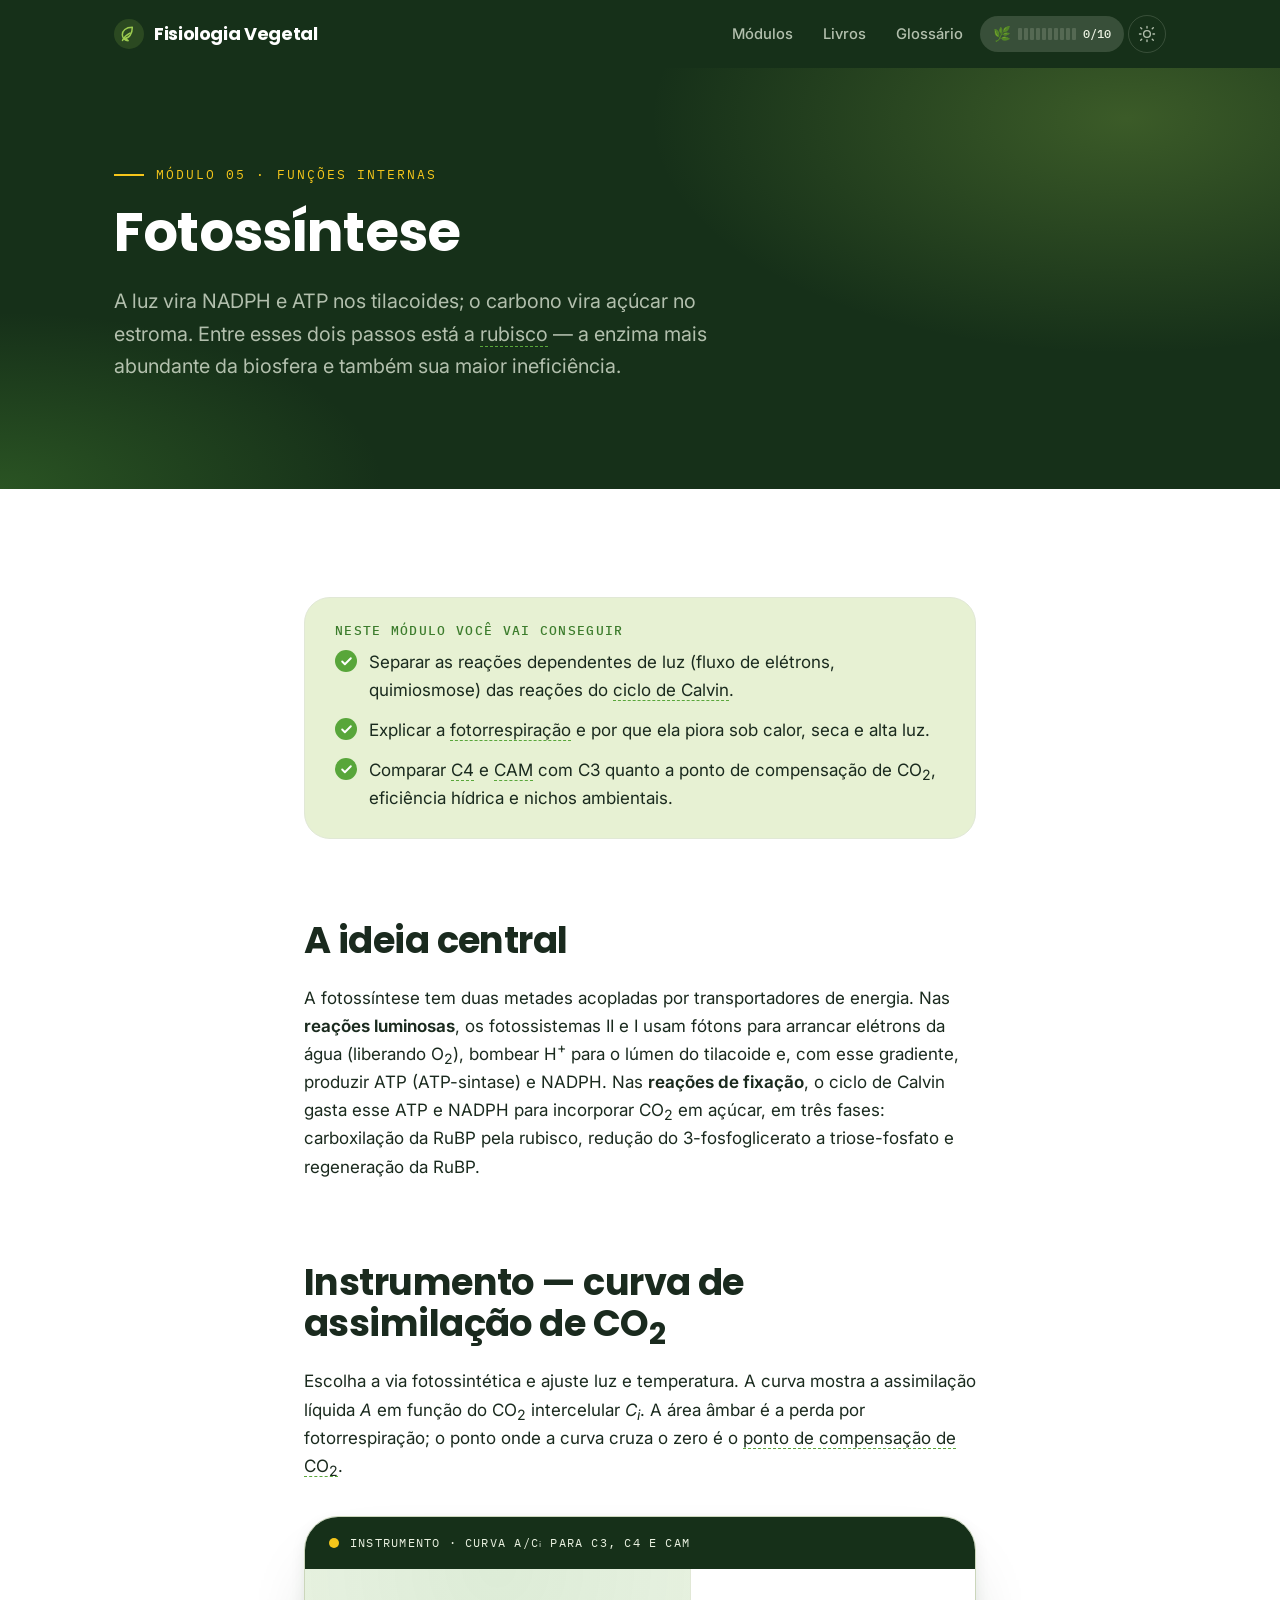
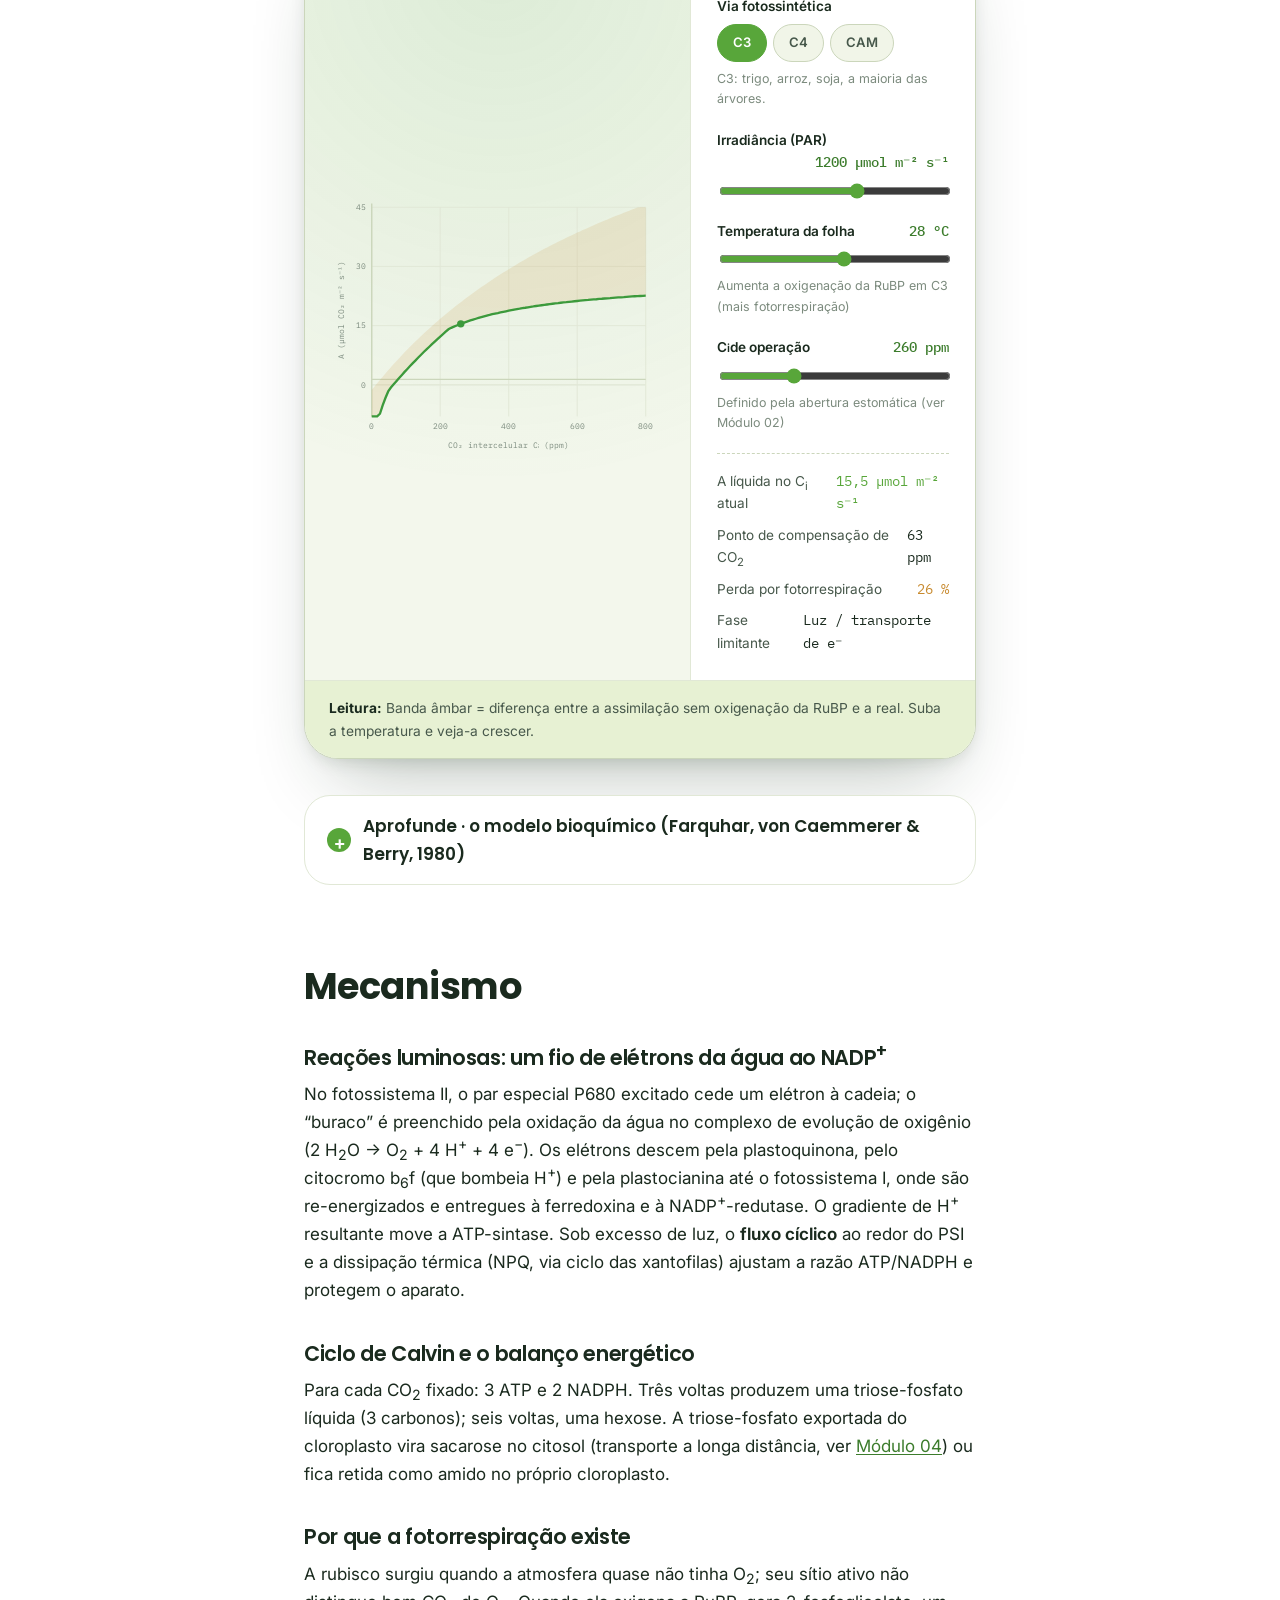
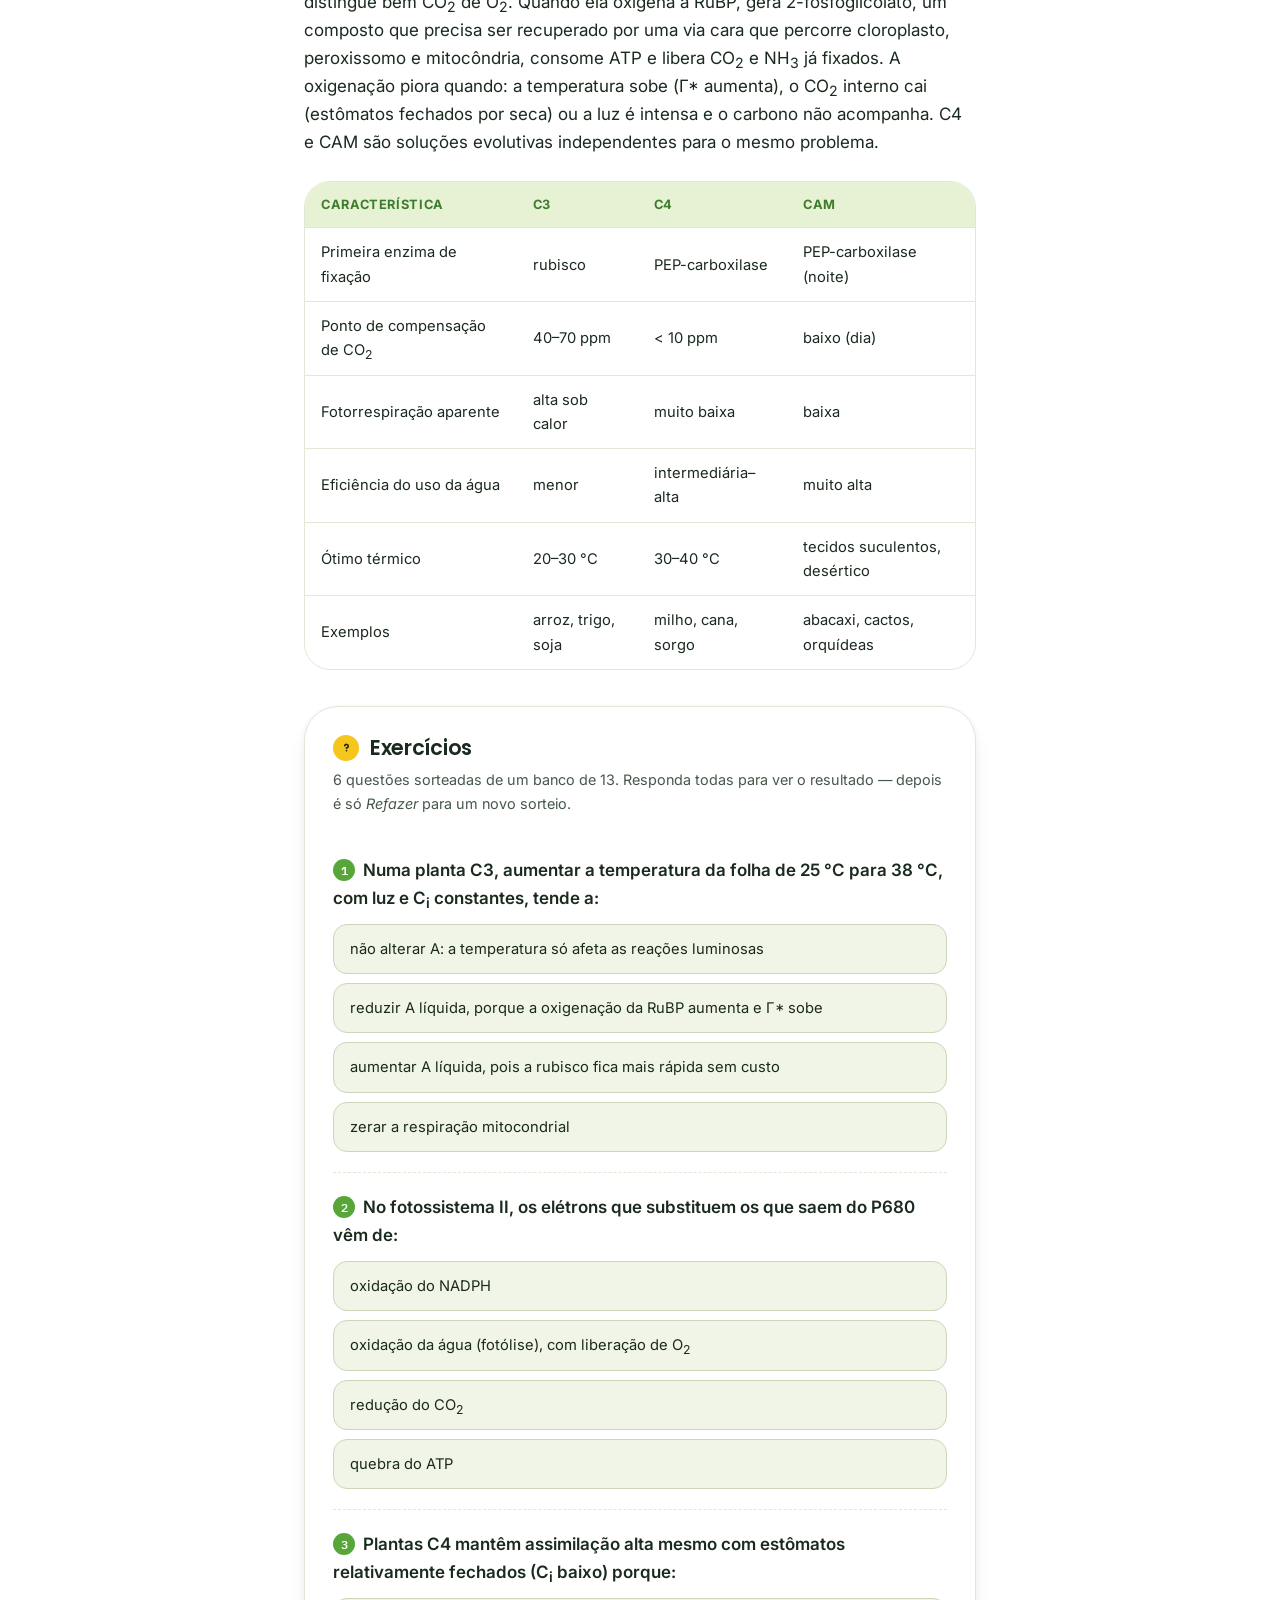
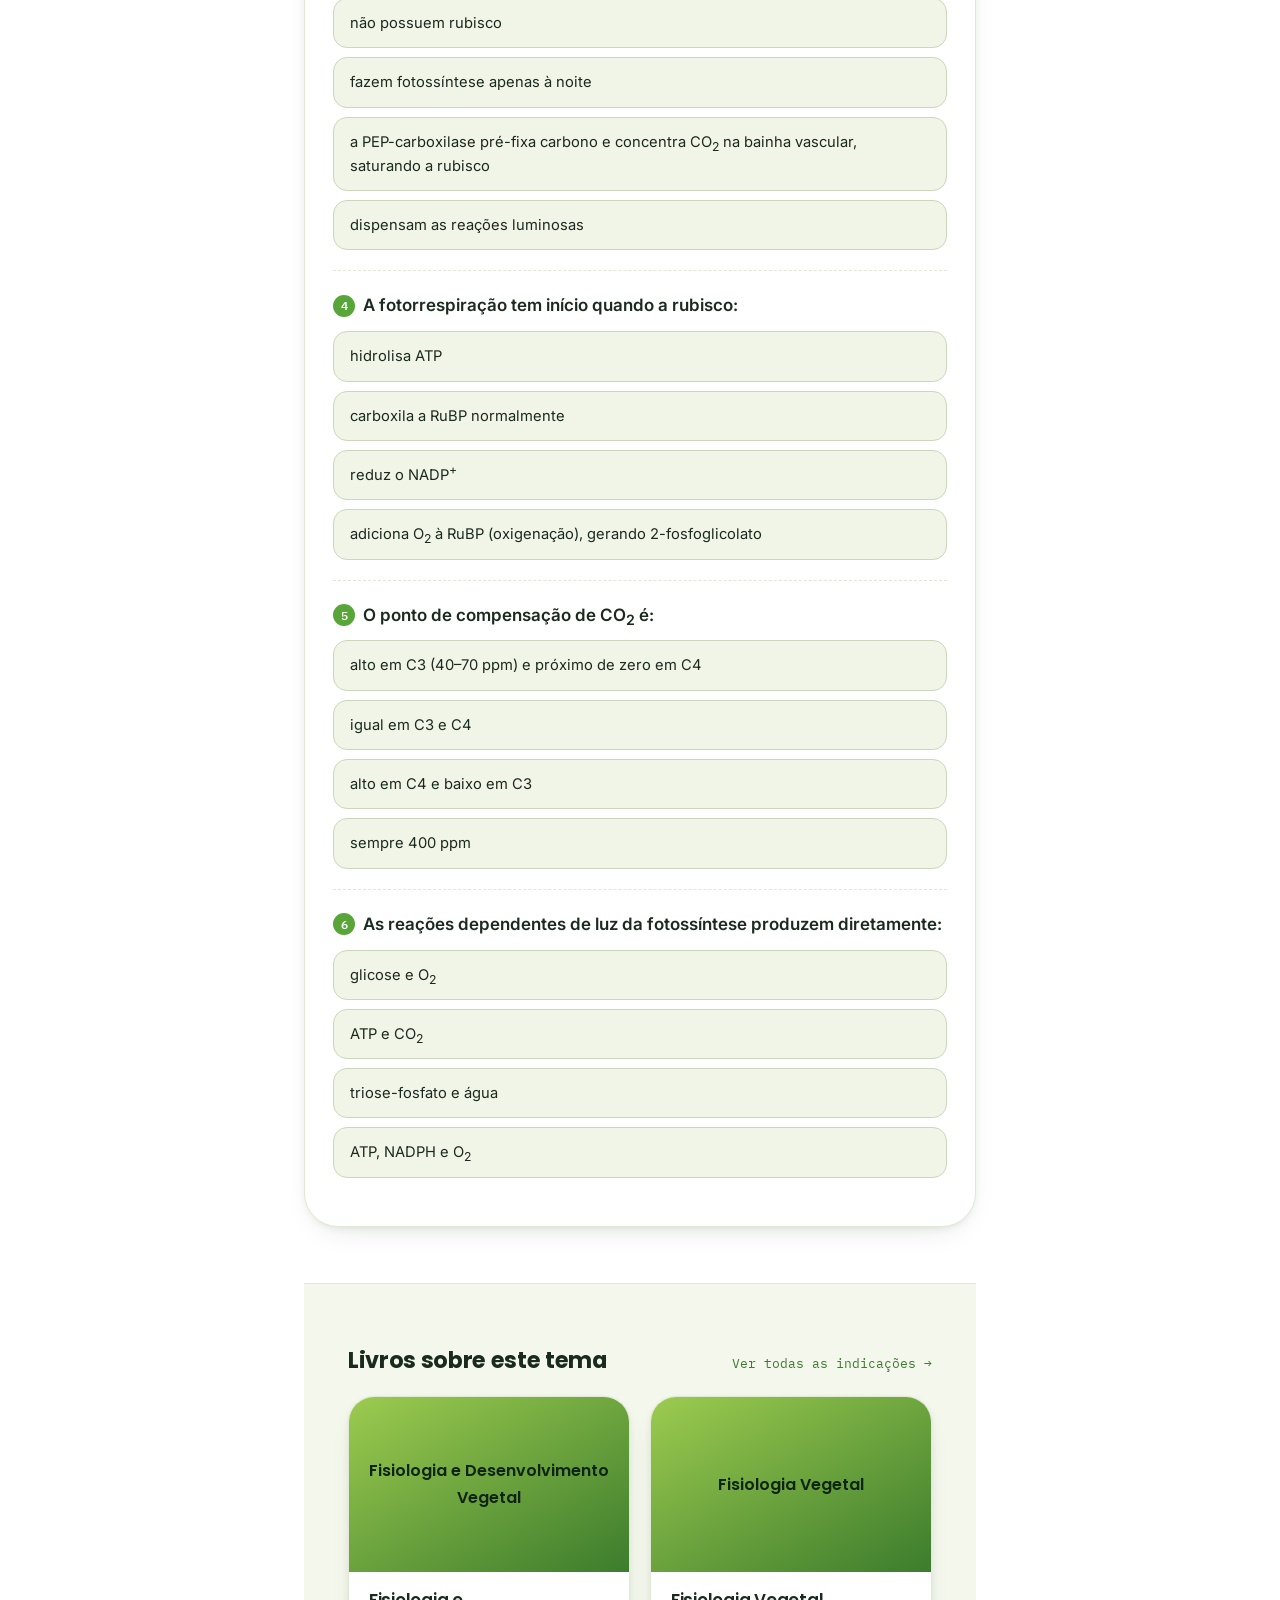
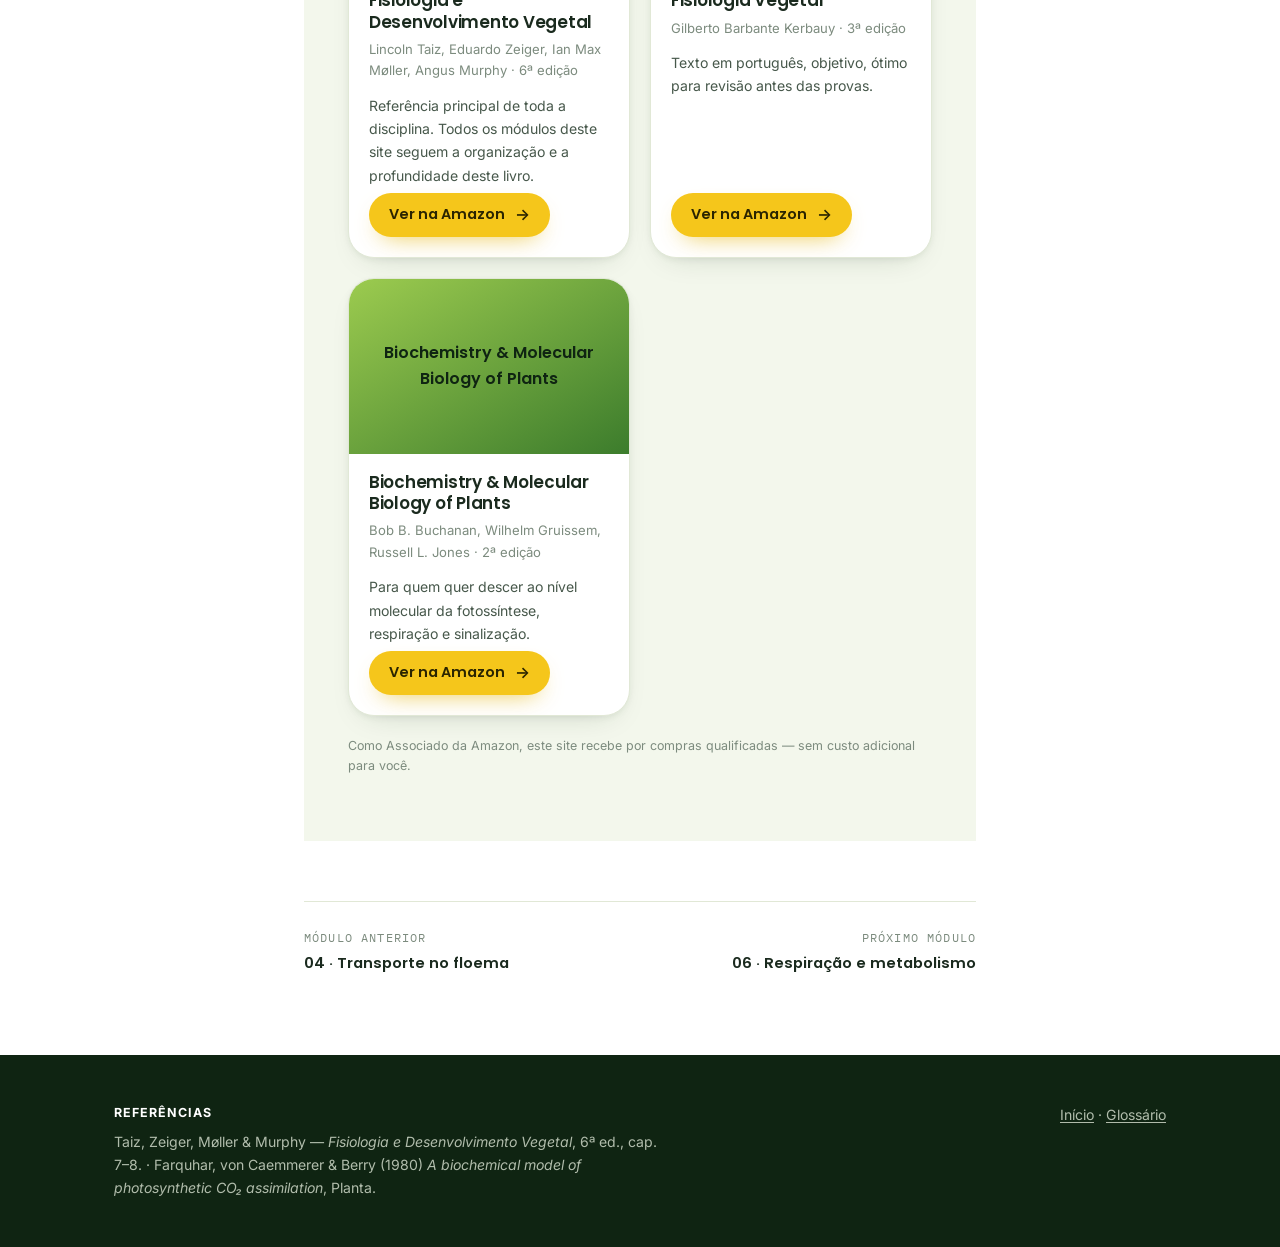
<file: modulos/05-fotossintese.html>
<!DOCTYPE html>
<html lang="pt-BR">
<head>
<meta charset="UTF-8">
<meta name="viewport" content="width=device-width, initial-scale=1">
<title>Módulo 05 — Fotossíntese | Fisiologia Vegetal</title>
<meta name="description" content="Reações luminosas, ciclo de Calvin, fotorrespiração e as vias C3, C4 e CAM. Simulador da curva de assimilação de CO2 (A/Ci).">
<link rel="preconnect" href="https://fonts.googleapis.com">
<link rel="preconnect" href="https://fonts.gstatic.com" crossorigin>
<link href="https://fonts.googleapis.com/css2?family=Poppins:wght@500;600;700&family=Inter:wght@400;500;600&family=IBM+Plex+Mono:wght@400;500&display=swap" rel="stylesheet">
<link rel="stylesheet" href="../css/style.css">
<style>:root { --module: var(--c-verde); }
  .chart-grid line { stroke: var(--line); stroke-width: 1; }
  .chart-axis { stroke: var(--line-firm); stroke-width: 1.5; }
  .chart-lbl { font-family: var(--mono); font-size: 9px; fill: var(--ink-faint); }
  .curve { fill: none; stroke: var(--c-verde); stroke-width: 2.5; }
  .curve.dim { stroke: var(--ink-faint); stroke-width: 1.5; stroke-dasharray: 4 3; }
  .prpatch { fill: var(--c-ambar); fill-opacity: .14; }
  .nowdot { fill: var(--c-verde); }
</style>
</head>
<body>
<a class="skip-link" href="#conteudo">Pular para o conteúdo</a>

<header class="site-header">
  <div class="wrap">
    <a class="brand" href="../index.html">
      <svg class="leaf" viewBox="0 0 24 24" fill="none" stroke="currentColor" stroke-width="1.8" stroke-linecap="round" stroke-linejoin="round"><path d="M11 20A7 7 0 0 1 4 13c0-5 4-9 12-9 0 8-4 13-9 13Z"/><path d="M4 20c2-4 5-7 9-9"/></svg>
      Fisiologia Vegetal
    </a>
    <nav class="site-nav" aria-label="Principal">
      <a href="../index.html#modulos">Módulos</a>
      <a href="../livros.html">Livros</a>
      <a href="../glossario.html">Glossário</a>
      <button class="theme-toggle" type="button" aria-label="Alternar tema claro/escuro">
        <svg viewBox="0 0 24 24" fill="none" stroke="currentColor" stroke-width="1.8" stroke-linecap="round"><circle cx="12" cy="12" r="4.5"/><path d="M12 2v2M12 20v2M4 12H2M22 12h-2M5 5 3.6 3.6M20.4 20.4 19 19M19 5l1.4-1.4M3.6 20.4 5 19"/></svg>
      </button>
    </nav>
  </div>
</header>

<main id="conteudo">

  <section class="module-hero">
    <div class="wrap">
      <p class="kicker">Módulo 05 · Funções internas</p>
      <h1>Fotossíntese</h1>
      <p class="lead">A luz vira NADPH e ATP nos tilacoides; o carbono vira açúcar no estroma. Entre esses dois passos está a <span class="term" data-term="rubisco">rubisco</span> &mdash; a enzima mais abundante da biosfera e também sua maior ineficiência.</p>
    </div>
  </section>

  <div class="wrap prose">

    <div class="objectives">
      <h2>Neste módulo você vai conseguir</h2>
      <ul>
        <li>Separar as reações dependentes de luz (fluxo de elétrons, quimiosmose) das reações do <span class="term" data-term="ciclo de Calvin">ciclo de Calvin</span>.</li>
        <li>Explicar a <span class="term" data-term="fotorrespiração">fotorrespiração</span> e por que ela piora sob calor, seca e alta luz.</li>
        <li>Comparar <span class="term" data-term="C4">C4</span> e <span class="term" data-term="CAM">CAM</span> com C3 quanto a ponto de compensação de CO<sub>2</sub>, eficiência hídrica e nichos ambientais.</li>
      </ul>
    </div>

    <h2 id="ideia">A ideia central</h2>
    <p>A fotossíntese tem duas metades acopladas por transportadores de energia. Nas <strong>reações luminosas</strong>, os fotossistemas II e I usam fótons para arrancar elétrons da água (liberando O<sub>2</sub>), bombear H<sup>+</sup> para o lúmen do tilacoide e, com esse gradiente, produzir ATP (ATP-sintase) e NADPH. Nas <strong>reações de fixação</strong>, o ciclo de Calvin gasta esse ATP e NADPH para incorporar CO<sub>2</sub> em açúcar, em três fases: carboxilação da RuBP pela rubisco, redução do 3-fosfoglicerato a triose-fosfato e regeneração da RuBP.</p>

    <h2 id="instrumento">Instrumento &mdash; curva de assimilação de CO<sub>2</sub></h2>
    <p>Escolha a via fotossintética e ajuste luz e temperatura. A curva mostra a assimilação líquida <em>A</em> em função do CO<sub>2</sub> intercelular <em>C<sub>i</sub></em>. A área âmbar é a perda por fotorrespiração; o ponto onde a curva cruza o zero é o <span class="term" data-term="ponto de compensação de CO₂">ponto de compensação de CO<sub>2</sub></span>.</p>

    <div class="lab" id="lab-ps">
      <div class="lab-head">Instrumento · curva A/Cᵢ para C3, C4 e CAM</div>
      <div class="lab-body">
        <div class="lab-stage">
          <svg viewBox="0 0 360 300" role="img" aria-label="Gráfico da assimilação líquida de CO2 em função do CO2 intercelular.">
            <g class="chart-grid" id="grid"></g>
            <line class="chart-axis" x1="44" y1="20" x2="44" y2="250"/>
            <line class="chart-axis" x1="44" y1="210" x2="340" y2="210"/>
            <path class="prpatch" id="prpatch" d=""/>
            <path class="curve dim" id="curveRef" d=""/>
            <path class="curve" id="curve" d=""/>
            <circle class="nowdot" id="now" r="4" cx="0" cy="0"/>
            <text class="chart-lbl" x="192" y="284" text-anchor="middle">CO₂ intercelular  Cᵢ  (ppm)</text>
            <text class="chart-lbl" x="14" y="135" transform="rotate(-90 14 135)" text-anchor="middle">A  (µmol CO₂ m⁻² s⁻¹)</text>
          </svg>
        </div>

        <div class="lab-controls">
          <div class="control">
            <label>Via fotossintética</label>
            <div class="seg" id="path" role="group" aria-label="Via fotossintética">
              <button data-p="C3" aria-pressed="true">C3</button>
              <button data-p="C4" aria-pressed="false">C4</button>
              <button data-p="CAM" aria-pressed="false">CAM</button>
            </div>
            <span class="hint" id="pathHint">C3: trigo, arroz, soja, a maioria das árvores.</span>
          </div>
          <div class="control">
            <label for="par">Irradiância (PAR) <span class="val" id="parV">1200 µmol m⁻² s⁻¹</span></label>
            <input type="range" id="par" min="0" max="2000" step="20" value="1200">
          </div>
          <div class="control">
            <label for="temp">Temperatura da folha <span class="val" id="tempV">28 °C</span></label>
            <input type="range" id="temp" min="8" max="45" step="1" value="28">
            <span class="hint">Aumenta a oxigenação da RuBP em C3 (mais fotorrespiração)</span>
          </div>
          <div class="control">
            <label for="ci">C<sub>i</sub> de operação <span class="val" id="ciV">260 ppm</span></label>
            <input type="range" id="ci" min="20" max="800" step="10" value="260">
            <span class="hint">Definido pela abertura estomática (ver Módulo 02)</span>
          </div>

          <div class="readout" aria-live="polite">
            <div class="row"><span class="k">A líquida no C<sub>i</sub> atual</span><span class="v" id="oA">18 µmol m⁻² s⁻¹</span></div>
            <div class="row"><span class="k">Ponto de compensação de CO<sub>2</sub></span><span class="v" id="oGamma">52 ppm</span></div>
            <div class="row"><span class="k">Perda por fotorrespiração</span><span class="v" id="oPr">22 %</span></div>
            <div class="row"><span class="k">Fase limitante</span><span class="v" id="oLim">Rubisco / CO₂</span></div>
          </div>
        </div>
      </div>
      <div class="lab-note"><b>Leitura:</b> <span id="note">Em C3, suba a temperatura para 40 °C: a curva achata, o ponto de compensação sobe e a área âmbar cresce — é a fotorrespiração drenando carbono. Troque para C4 e o efeito quase desaparece.</span></div>
    </div>

    <details class="deepen">
      <summary>Aprofunde · o modelo bioquímico (Farquhar, von Caemmerer &amp; Berry, 1980)</summary>
      <div class="deepen-body">
        <p>A assimilação líquida é o mínimo entre a taxa limitada pela carboxilação (rubisco) e a limitada pela regeneração da RuBP (transporte de elétrons), menos a respiração mitocondrial no claro (R<sub>d</sub>):</p>
        <span class="eq">A = min(W<sub>c</sub>, W<sub>j</sub>) − R<sub>d</sub></span>
        <span class="eq">W<sub>c</sub> = V<sub>cmax</sub> · (C<sub>i</sub> − Γ*) / [ C<sub>i</sub> + K<sub>c</sub>(1 + O/K<sub>o</sub>) ]</span>
        <span class="eq">W<sub>j</sub> = J · (C<sub>i</sub> − Γ*) / (4C<sub>i</sub> + 8Γ*)</span>
        <p>Γ* é o ponto de compensação de CO<sub>2</sub> na ausência de R<sub>d</sub>; cresce com a temperatura porque a solubilidade do CO<sub>2</sub> cai mais que a do O<sub>2</sub> e a especificidade da rubisco (S<sub>c/o</sub>) diminui. <em>J</em> satura com a irradiância segundo uma hipérbole não retangular. V<sub>cmax</sub>, J<sub>max</sub> e R<sub>d</sub> têm respostas de Arrhenius à temperatura, com ótimo entre 25&ndash;35&nbsp;°C em C3.</p>
        <p><strong>C4:</strong> a bomba de carbono da bainha vascular eleva o CO<sub>2</sub> local a 3&ndash;8&times; o ambiente, saturando a rubisco e levando Γ* a ~3&nbsp;ppm. O custo é 2 ATP extras por CO<sub>2</sub> fixado &mdash; pago com folga sob luz forte e calor. <strong>CAM:</strong> mesma bioquímica de C4, mas separada no <em>tempo</em>: carboxilação noturna pela PEP-carboxilase (estômatos abertos) e descarboxilação diurna (estômatos fechados), maximizando A/E em ambientes áridos.</p>
      </div>
    </details>

    <h2 id="mecanismo">Mecanismo</h2>

    <h3>Reações luminosas: um fio de elétrons da água ao NADP<sup>+</sup></h3>
    <p>No fotossistema II, o par especial P680 excitado cede um elétron à cadeia; o &ldquo;buraco&rdquo; é preenchido pela oxidação da água no complexo de evolução de oxigênio (2&nbsp;H<sub>2</sub>O &rarr; O<sub>2</sub> + 4&nbsp;H<sup>+</sup> + 4&nbsp;e<sup>−</sup>). Os elétrons descem pela plastoquinona, pelo citocromo b<sub>6</sub>f (que bombeia H<sup>+</sup>) e pela plastocianina até o fotossistema I, onde são re-energizados e entregues à ferredoxina e à NADP<sup>+</sup>-redutase. O gradiente de H<sup>+</sup> resultante move a ATP-sintase. Sob excesso de luz, o <strong>fluxo cíclico</strong> ao redor do PSI e a dissipação térmica (NPQ, via ciclo das xantofilas) ajustam a razão ATP/NADPH e protegem o aparato.</p>

    <h3>Ciclo de Calvin e o balanço energético</h3>
    <p>Para cada CO<sub>2</sub> fixado: 3&nbsp;ATP e 2&nbsp;NADPH. Três voltas produzem uma triose-fosfato líquida (3&nbsp;carbonos); seis voltas, uma hexose. A triose-fosfato exportada do cloroplasto vira sacarose no citosol (transporte a longa distância, ver <a href="04-floema.html">Módulo 04</a>) ou fica retida como amido no próprio cloroplasto.</p>

    <h3>Por que a fotorrespiração existe</h3>
    <p>A rubisco surgiu quando a atmosfera quase não tinha O<sub>2</sub>; seu sítio ativo não distingue bem CO<sub>2</sub> de O<sub>2</sub>. Quando ela oxigena a RuBP, gera 2-fosfoglicolato, um composto que precisa ser recuperado por uma via cara que percorre cloroplasto, peroxissomo e mitocôndria, consome ATP e libera CO<sub>2</sub> e NH<sub>3</sub> já fixados. A oxigenação piora quando: a temperatura sobe (Γ* aumenta), o CO<sub>2</sub> interno cai (estômatos fechados por seca) ou a luz é intensa e o carbono não acompanha. C4 e CAM são soluções evolutivas independentes para o mesmo problema.</p>

    <div class="tbl-wrap">
      <table>
        <thead><tr><th>Característica</th><th>C3</th><th>C4</th><th>CAM</th></tr></thead>
        <tbody>
          <tr><td>Primeira enzima de fixação</td><td>rubisco</td><td>PEP-carboxilase</td><td>PEP-carboxilase (noite)</td></tr>
          <tr><td>Ponto de compensação de CO<sub>2</sub></td><td>40&ndash;70 ppm</td><td>&lt; 10 ppm</td><td>baixo (dia)</td></tr>
          <tr><td>Fotorrespiração aparente</td><td>alta sob calor</td><td>muito baixa</td><td>baixa</td></tr>
          <tr><td>Eficiência do uso da água</td><td>menor</td><td>intermediária&ndash;alta</td><td>muito alta</td></tr>
          <tr><td>Ótimo térmico</td><td>20&ndash;30 °C</td><td>30&ndash;40 °C</td><td>tecidos suculentos, desértico</td></tr>
          <tr><td>Exemplos</td><td>arroz, trigo, soja</td><td>milho, cana, sorgo</td><td>abacaxi, cactos, orquídeas</td></tr>
        </tbody>
      </table>
    </div>

    <section class="exercicios" data-modulo="05-fotossintese" aria-label="Exercícios"></section>

    <div class="pager">
      <a class="prev" href="04-floema.html"><span>Módulo anterior</span><strong>04 · Transporte no floema</strong></a>
      <a class="next" href="06-respiracao.html"><span>Próximo módulo</span><strong>06 · Respiração e metabolismo</strong></a>
    </div>

  </div>
</main>

<footer class="site-footer">
  <div class="wrap">
    <div class="refs">
      <b>Referências</b>
      Taiz, Zeiger, Møller &amp; Murphy — <em>Fisiologia e Desenvolvimento Vegetal</em>, 6ª ed., cap. 7–8. · Farquhar, von Caemmerer &amp; Berry (1980) <em>A biochemical model of photosynthetic CO₂ assimilation</em>, Planta.
    </div>
    <div><a href="../index.html">Início</a> · <a href="../glossario.html">Glossário</a></div>
  </div>
</footer>

<script src="../js/exercicios-data.js"></script>
<script src="../js/livros-data.js"></script>
<script src="../js/gamify.js"></script>
<script src="../js/main.js"></script>
<script>
(function () {
  var $ = function (id) { return document.getElementById(id); };
  var clamp = FV.clamp;
  var E = {
    par: $("par"), temp: $("temp"), ci: $("ci"),
    parV: $("parV"), tempV: $("tempV"), ciV: $("ciV"),
    oA: $("oA"), oGamma: $("oGamma"), oPr: $("oPr"), oLim: $("oLim"), note: $("note"), pathHint: $("pathHint"),
    grid: $("grid"), curve: $("curve"), curveRef: $("curveRef"), prpatch: $("prpatch"), now: $("now")
  };
  var pathBtns = document.querySelectorAll("#path button");
  var PATH = "C3";
  var br = function (x, d) { return x.toFixed(d).replace(".", ","); };

  // ---- geometria do gráfico ----
  var X0 = 44, X1 = 340, Y0 = 250, YZERO = 210, YTOP = 24;
  var CI_MAX = 800, A_MIN = -8, A_MAX = 45;
  function px(ci) { return X0 + (ci / CI_MAX) * (X1 - X0); }
  function py(a) { return YZERO - (a / A_MAX) * (YZERO - YTOP) * (a >= 0 ? 1 : (YZERO - Y0) / ((0 - A_MIN) / A_MAX * (YZERO - YTOP)) ); }
  // simplificar py: linear de A_MIN..A_MAX -> Y0..YTOP
  function pyLin(a) { return Y0 - ((a - A_MIN) / (A_MAX - A_MIN)) * (Y0 - YTOP); }

  (function buildGrid() {
    var g = "";
    for (var c = 0; c <= CI_MAX; c += 200) {
      var x = px(c);
      g += '<line x1="' + x + '" y1="' + YTOP + '" x2="' + x + '" y2="' + Y0 + '"/>';
      g += '<text class="chart-lbl" x="' + x + '" y="' + (Y0 + 14) + '" text-anchor="middle">' + c + '</text>';
    }
    for (var a = 0; a <= A_MAX; a += 15) {
      var y = pyLin(a);
      g += '<line x1="' + X0 + '" y1="' + y + '" x2="' + X1 + '" y2="' + y + '"/>';
      g += '<text class="chart-lbl" x="' + (X0 - 6) + '" y="' + (y + 3) + '" text-anchor="end">' + a + '</text>';
    }
    // linha do zero
    g += '<line x1="' + X0 + '" y1="' + pyLin(0) + '" x2="' + X1 + '" y2="' + pyLin(0) + '" stroke="var(--line-firm)" stroke-width="1.5"/>';
    E.grid.innerHTML = g;
  })();

  // ---- modelo A(Ci) — Farquhar, von Caemmerer & Berry (1980) com respostas
  //      de temperatura de pico (Medlyn et al. 2002 / Bernacchi et al. 2001) ----
  var R = 8.314;
  function riseArrh(k25, Ea, T) { return k25 * Math.exp(Ea * (T - 298.15) / (298.15 * R * T)); }
  function peakArrh(k25, Ea, T) {           // com desativação em alta temperatura
    var Hd = 200000, dS = 650;
    var rise = Math.exp(Ea * (T - 298.15) / (298.15 * R * T));
    var deact = (1 + Math.exp((298.15 * dS - Hd) / (298.15 * R))) /
                (1 + Math.exp((T * dS - Hd) / (T * R)));
    return k25 * rise * deact;
  }

  function model(path, par, tC) {
    var T = tC + 273.15;
    var Rd = riseArrh(1.1, 46390, T);

    if (path === "C3") {
      var Vcmax = peakArrh(85, 65330, T);
      var Jmax = peakArrh(140, 43540, T);
      var J = (0.85 * par * Jmax) / (0.85 * par + 2.2 * Jmax);
      var Kc = riseArrh(404.9, 79430, T);              // µmol/mol
      var Ko = riseArrh(278.4, 36380, T);              // mmol/mol
      var O = 210;                                     // mmol/mol
      var gstar = riseArrh(42.75, 37830, T);           // µmol/mol (~ppm)
      var Km = Kc * (1 + O / Ko);
      return function (ci) {
        var Wc = Vcmax * (ci - gstar) / (ci + Km);
        var Wj = J * (ci - gstar) / (4 * ci + 8 * gstar);
        var lim = Wc < Wj ? "Rubisco / CO₂" : "Luz / transporte de e⁻";
        return { A: Math.min(Wc, Wj) - Rd, gstar: gstar, lim: lim,
                 noPr: Vcmax * ci / (ci + Km) - Rd };   // referência sem fotorrespiração
      };
    }

    if (path === "C4") {
      var Jmax4 = peakArrh(200, 40000, T);
      var J4 = (0.85 * par * Jmax4) / (0.85 * par + 2.2 * Jmax4);
      var Amax = Math.min(peakArrh(34, 67000, T), J4 / 5.2);  // C4: 2 ATP extras por CO₂
      var Rd4 = Rd * 0.55;
      return function (ci) {
        var A = Amax * (1 - Math.exp(-(ci + 8) / 45)) - Rd4;
        return { A: A, gstar: 5, lim: ci < 90 ? "PEP-carboxilase / CO₂" : "Luz / bioquímica C4",
                 noPr: A + 0.03 * Amax };
      };
    }

    // CAM (fase diurna): estômatos fechados, CO₂ vem do malato; teto baixo, pouco sensível ao Ci externo
    var Acam = Math.min(13, peakArrh(13, 55000, T) * (par > 20 ? 1 : 0.12));
    var Rdc = Rd * 0.4;
    return function (ci) {
      var A = Acam * (0.6 + 0.4 * (1 - Math.exp(-ci / 90))) - Rdc;
      return { A: A, gstar: 12, lim: "Descarboxilação do malato estocado", noPr: A + 0.03 * Acam };
    };
  }

  function render() {
    var par = +E.par.value, tC = +E.temp.value, ciOp = +E.ci.value;
    E.parV.textContent = Math.round(par) + " µmol m⁻² s⁻¹";
    E.tempV.textContent = Math.round(tC) + " °C";
    E.ciV.textContent = Math.round(ciOp) + " ppm";

    var f = model(PATH, par, tC);
    var fRefC3 = model("C3", par, 25);

    var d = "", dRef = "", topPts = [], botPts = [];
    var gamma = null, prevA = null, prevX = null;
    for (var ci = 0; ci <= CI_MAX; ci += 8) {
      var r = f(ci), x = px(ci), y = pyLin(clamp(r.A, A_MIN, A_MAX));
      d += (ci === 0 ? "M" : "L") + x.toFixed(1) + " " + y.toFixed(1) + " ";
      if (PATH !== "C3") {
        var rr = fRefC3(ci);
        dRef += (ci === 0 ? "M" : "L") + x.toFixed(1) + " " + pyLin(clamp(rr.A, A_MIN, A_MAX)).toFixed(1) + " ";
      } else {
        // banda de fotorrespiração: entre A real e A sem oxigenação
        topPts.push([x, pyLin(clamp(r.noPr, A_MIN, A_MAX))]);
        botPts.push([x, pyLin(clamp(r.A, A_MIN, A_MAX))]);
      }
      if (gamma === null && prevA !== null && prevA < 0 && r.A >= 0)
        gamma = prevX + (0 - prevA) / (r.A - prevA) * 8;
      prevA = r.A; prevX = ci;
    }
    E.curve.setAttribute("d", d);
    E.curveRef.setAttribute("d", PATH === "C3" ? "" : dRef);

    if (PATH === "C3") {
      var band = "M" + topPts.map(function (p) { return p[0].toFixed(1) + " " + p[1].toFixed(1); }).join(" L ");
      for (var i = botPts.length - 1; i >= 0; i--) band += " L " + botPts[i][0].toFixed(1) + " " + botPts[i][1].toFixed(1);
      band += " Z";
      E.prpatch.setAttribute("d", band);
    } else {
      E.prpatch.setAttribute("d", "");
    }

    var op = f(ciOp);
    E.now.setAttribute("cx", px(ciOp).toFixed(1));
    E.now.setAttribute("cy", pyLin(clamp(op.A, A_MIN, A_MAX)).toFixed(1));

    var prFrac = PATH === "C3"
      ? clamp((op.noPr - op.A) / Math.max(op.noPr, 1), 0, 0.75)
      : (PATH === "CAM" ? 0.05 : 0.03);

    E.oA.textContent = br(op.A, 1) + " µmol m⁻² s⁻¹";
    E.oGamma.textContent = (gamma ? Math.round(gamma) : Math.round(op.gstar)) + " ppm";
    E.oPr.textContent = Math.round(prFrac * 100) + " %";
    E.oLim.textContent = op.lim;
    E.oA.className = "v " + (op.A > 0 ? "good" : "warn");
    E.oPr.className = "v " + (prFrac > 0.25 ? "warn" : "good");

    var note;
    if (PATH === "C3" && tC >= 37) note = "C3 a " + Math.round(tC) + " °C: a curva achata, o ponto de compensação sobe e a banda âmbar (fotorrespiração) engorda — carbono fixado sendo re-liberado.";
    else if (PATH === "C3" && ciOp < 120) note = "Cᵢ baixo em C3 (estômatos fechados): perto do ponto de compensação, o ganho líquido de carbono é pequeno e a fração fotorrespiratória domina.";
    else if (PATH === "C3") note = "Banda âmbar = diferença entre a assimilação sem oxigenação da RuBP e a real. Suba a temperatura e veja-a crescer.";
    else if (PATH === "C4") note = "C4: a curva sobe íngreme e satura cedo — A alta já com Cᵢ baixo e ponto de compensação perto de zero. A tracejada cinza é a C3 de referência (25 °C).";
    else note = "CAM (dia): resposta quase plana ao Cᵢ externo — os estômatos estão fechados e o CO₂ vem do malato estocado à noite. Teto de A menor, eficiência hídrica altíssima.";
    E.note.textContent = note;
  }

  pathBtns.forEach(function (b) {
    b.addEventListener("click", function () {
      pathBtns.forEach(function (x) { x.setAttribute("aria-pressed", "false"); });
      b.setAttribute("aria-pressed", "true");
      PATH = b.dataset.p;
      E.pathHint.textContent = PATH === "C3" ? "C3: trigo, arroz, soja, a maioria das árvores."
        : PATH === "C4" ? "C4: milho, cana, sorgo, muitas gramíneas tropicais."
        : "CAM: abacaxi, cactáceas, agaves, muitas orquídeas e bromélias.";
      render();
    });
  });
  ["par", "temp", "ci"].forEach(function (k) { E[k].addEventListener("input", render); });
  render();
})();
</script>
</body>
</html>
</file>
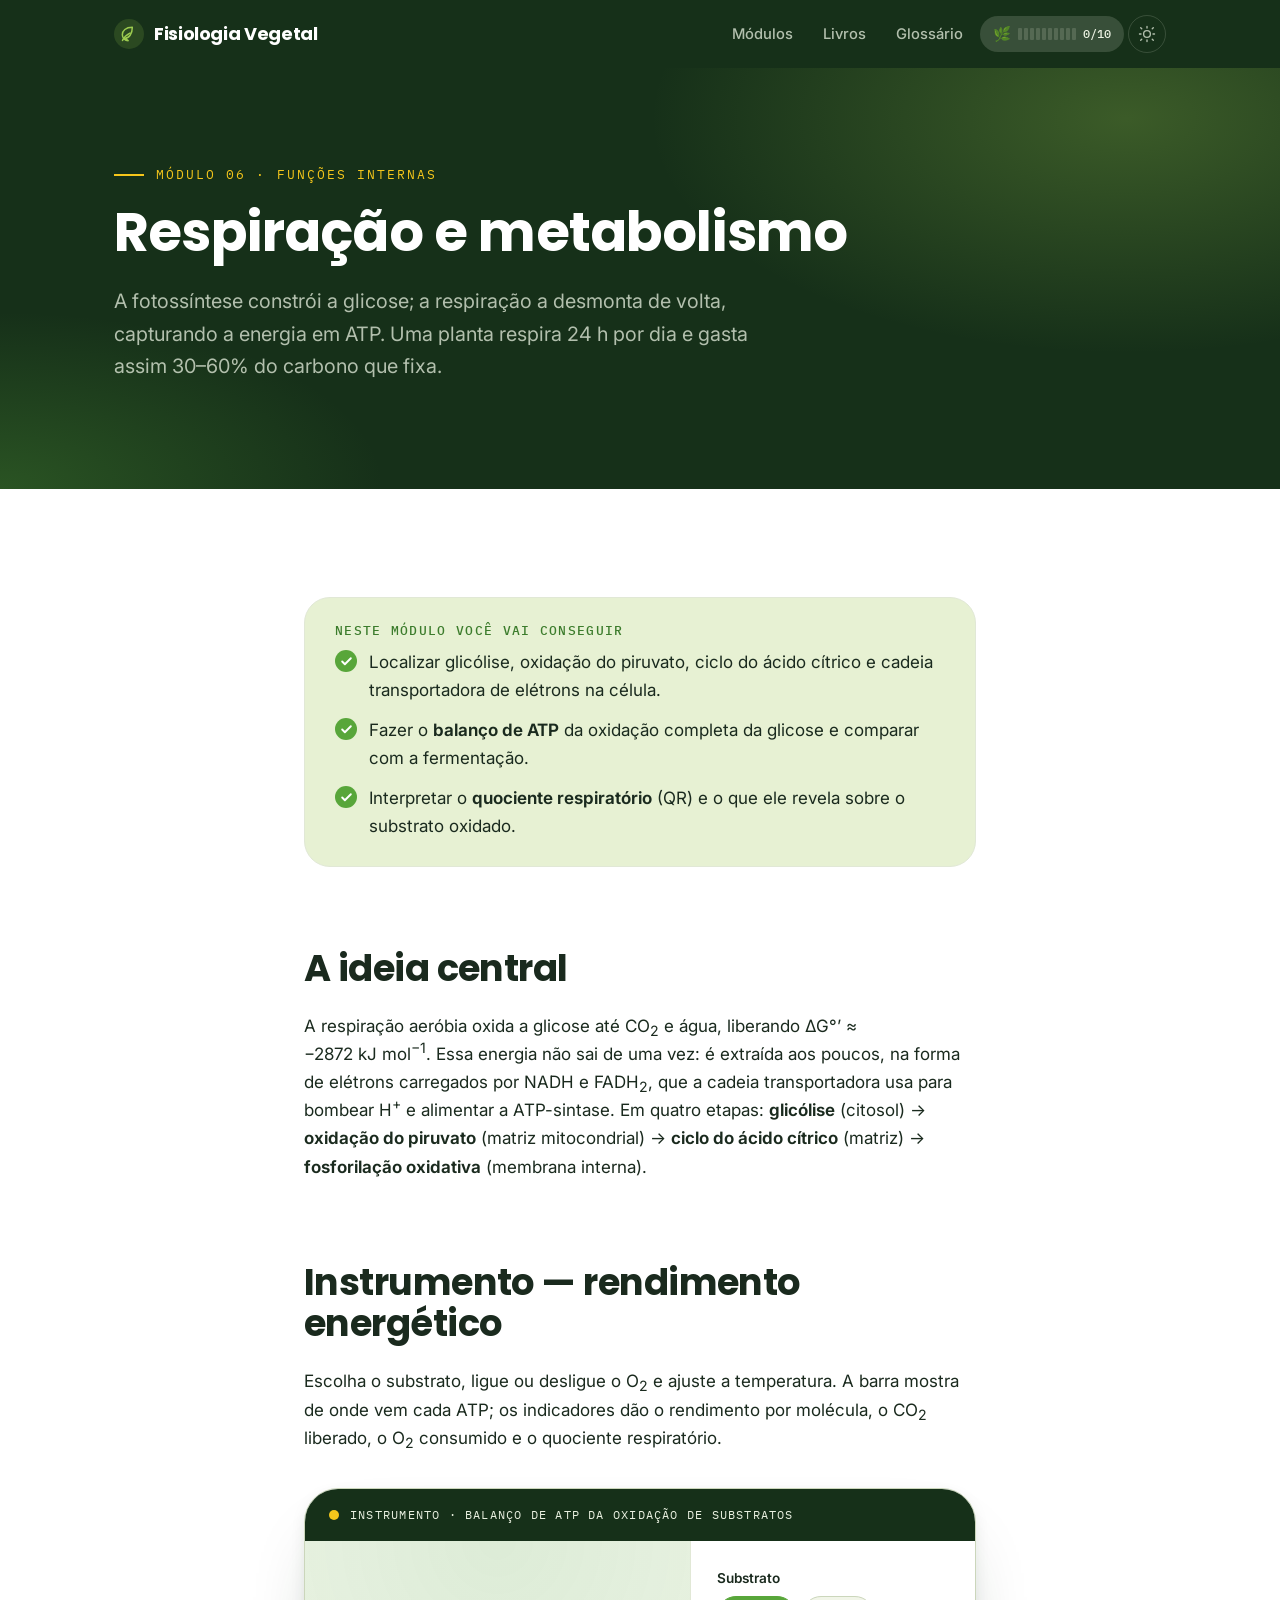
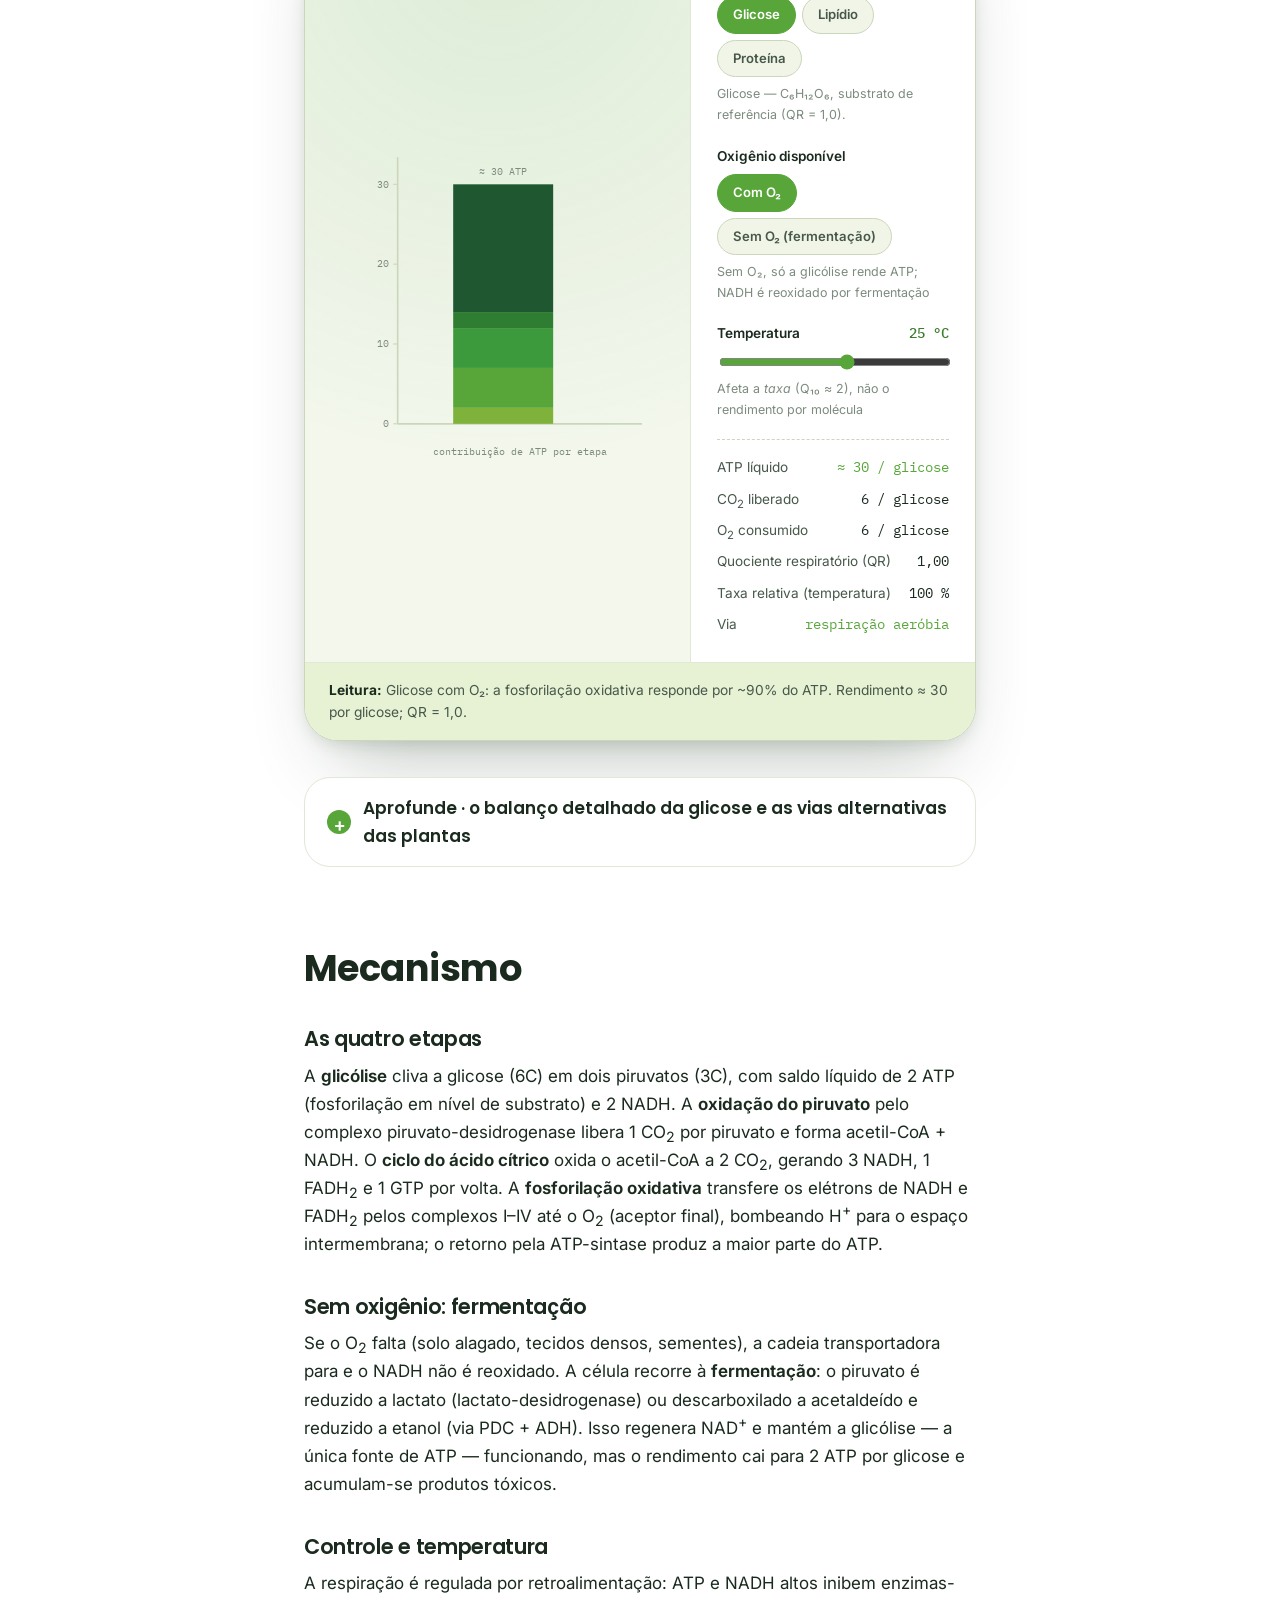
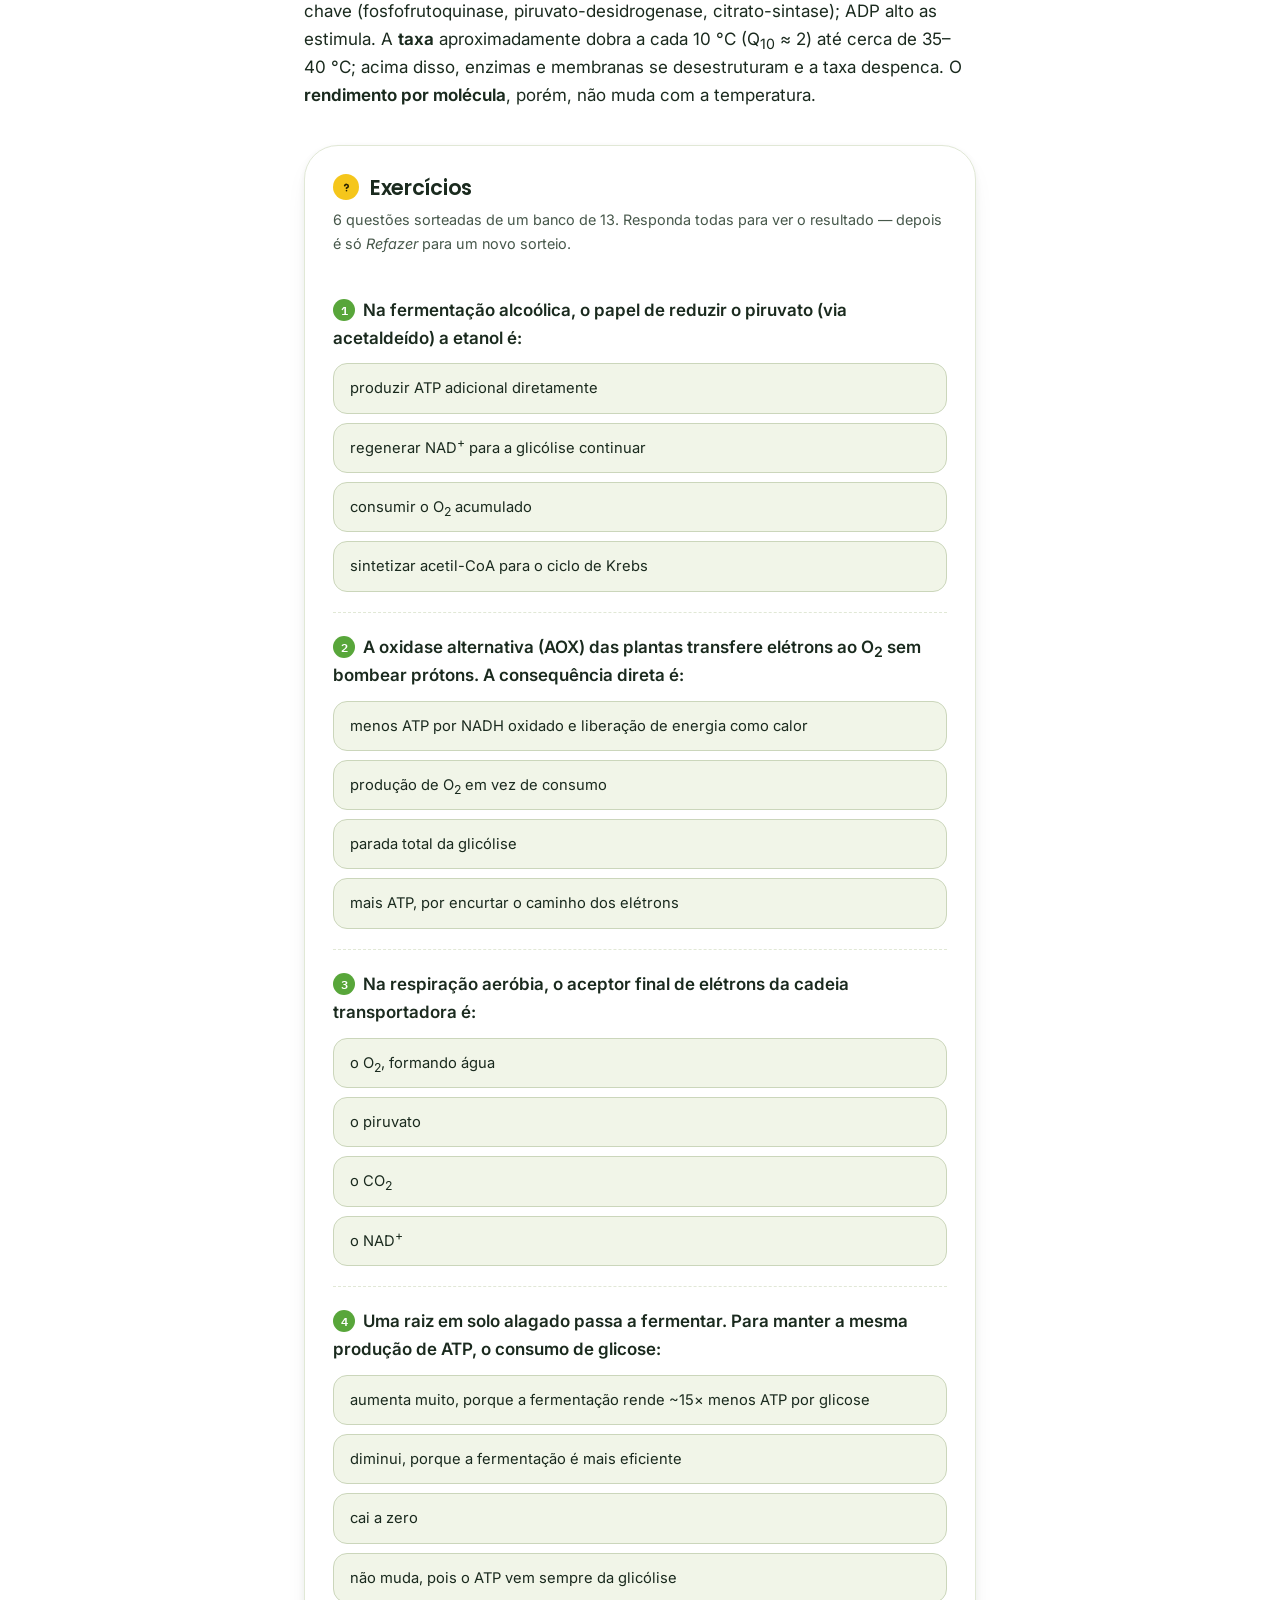
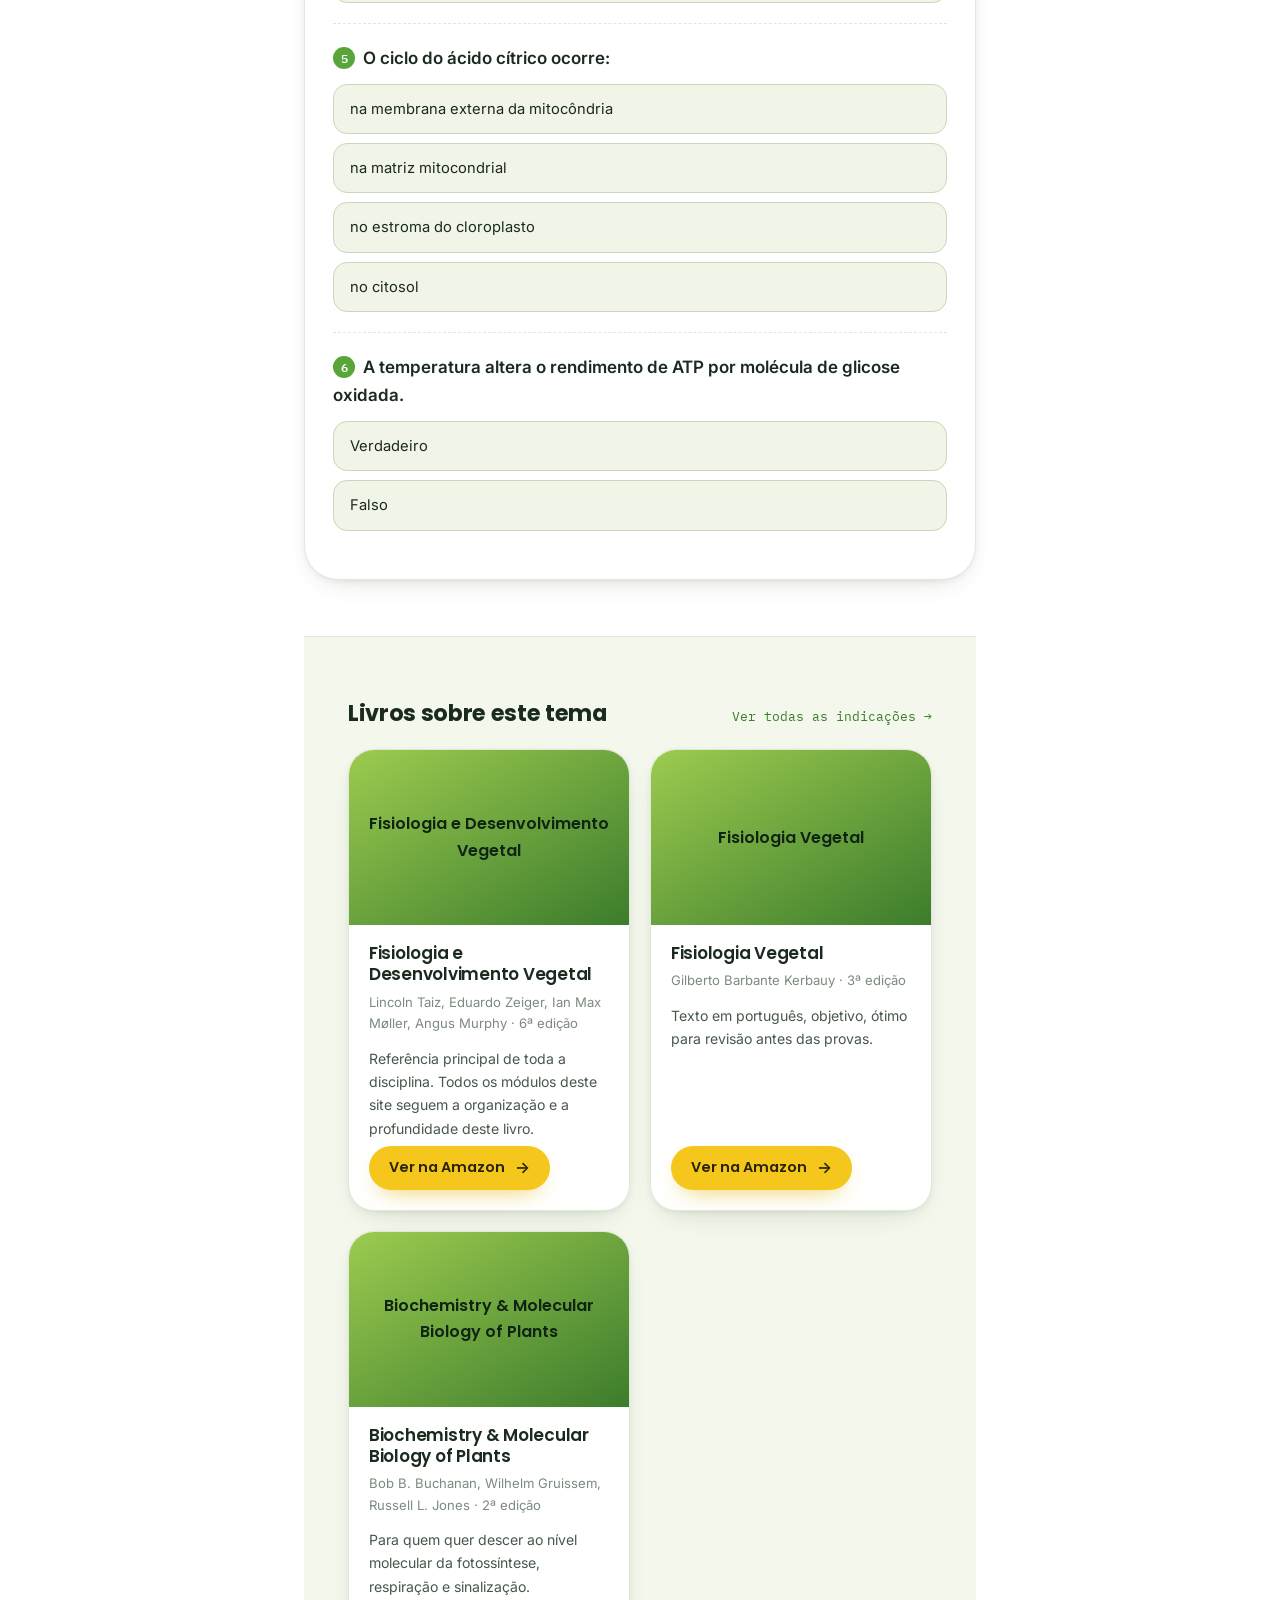
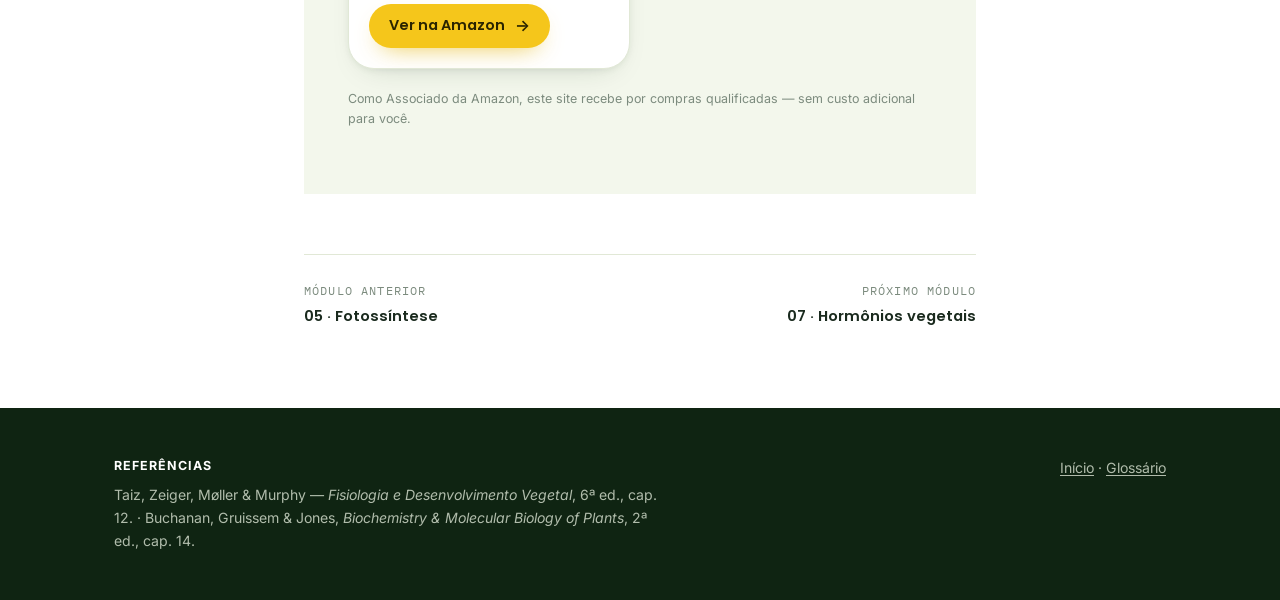
<file: modulos/06-respiracao.html>
<!DOCTYPE html>
<html lang="pt-BR">
<head>
<meta charset="UTF-8">
<meta name="viewport" content="width=device-width, initial-scale=1">
<title>Módulo 06 — Respiração e metabolismo | Fisiologia Vegetal</title>
<meta name="description" content="Glicólise, ciclo do ácido cítrico, cadeia transportadora de elétrons e o balanço de ATP, com simulador do rendimento energético.">
<link rel="preconnect" href="https://fonts.googleapis.com">
<link rel="preconnect" href="https://fonts.gstatic.com" crossorigin>
<link href="https://fonts.googleapis.com/css2?family=Poppins:wght@500;600;700&family=Inter:wght@400;500;600&family=IBM+Plex+Mono:wght@400;500&display=swap" rel="stylesheet">
<link rel="stylesheet" href="../css/style.css">
<style>:root { --module: var(--c-verde); }
  .barlbl { font-family: var(--mono); font-size: 9px; fill: var(--ink-faint); }
</style>
</head>
<body>
<a class="skip-link" href="#conteudo">Pular para o conteúdo</a>

<header class="site-header">
  <div class="wrap">
    <a class="brand" href="../index.html">
      <svg class="leaf" viewBox="0 0 24 24" fill="none" stroke="currentColor" stroke-width="1.8" stroke-linecap="round" stroke-linejoin="round"><path d="M11 20A7 7 0 0 1 4 13c0-5 4-9 12-9 0 8-4 13-9 13Z"/><path d="M4 20c2-4 5-7 9-9"/></svg>
      Fisiologia Vegetal
    </a>
    <nav class="site-nav" aria-label="Principal">
      <a href="../index.html#modulos">Módulos</a>
      <a href="../livros.html">Livros</a>
      <a href="../glossario.html">Glossário</a>
      <button class="theme-toggle" type="button" aria-label="Alternar tema claro/escuro">
        <svg viewBox="0 0 24 24" fill="none" stroke="currentColor" stroke-width="1.8" stroke-linecap="round"><circle cx="12" cy="12" r="4.5"/><path d="M12 2v2M12 20v2M4 12H2M22 12h-2M5 5 3.6 3.6M20.4 20.4 19 19M19 5l1.4-1.4M3.6 20.4 5 19"/></svg>
      </button>
    </nav>
  </div>
</header>

<main id="conteudo">

  <section class="module-hero">
    <div class="wrap">
      <p class="kicker">Módulo 06 · Funções internas</p>
      <h1>Respiração e metabolismo</h1>
      <p class="lead">A fotossíntese constrói a glicose; a respiração a desmonta de volta, capturando a energia em ATP. Uma planta respira 24&nbsp;h por dia e gasta assim 30&ndash;60% do carbono que fixa.</p>
    </div>
  </section>

  <div class="wrap prose">

    <div class="objectives">
      <h2>Neste módulo você vai conseguir</h2>
      <ul>
        <li>Localizar glicólise, oxidação do piruvato, ciclo do ácido cítrico e cadeia transportadora de elétrons na célula.</li>
        <li>Fazer o <strong>balanço de ATP</strong> da oxidação completa da glicose e comparar com a fermentação.</li>
        <li>Interpretar o <strong>quociente respiratório</strong> (QR) e o que ele revela sobre o substrato oxidado.</li>
      </ul>
    </div>

    <h2 id="ideia">A ideia central</h2>
    <p>A respiração aeróbia oxida a glicose até CO<sub>2</sub> e água, liberando &Delta;G°&rsquo; &asymp; &minus;2872&nbsp;kJ&nbsp;mol<sup>&minus;1</sup>. Essa energia não sai de uma vez: é extraída aos poucos, na forma de elétrons carregados por NADH e FADH<sub>2</sub>, que a cadeia transportadora usa para bombear H<sup>+</sup> e alimentar a ATP-sintase. Em quatro etapas: <strong>glicólise</strong> (citosol) &rarr; <strong>oxidação do piruvato</strong> (matriz mitocondrial) &rarr; <strong>ciclo do ácido cítrico</strong> (matriz) &rarr; <strong>fosforilação oxidativa</strong> (membrana interna).</p>

    <h2 id="instrumento">Instrumento &mdash; rendimento energético</h2>
    <p>Escolha o substrato, ligue ou desligue o O<sub>2</sub> e ajuste a temperatura. A barra mostra de onde vem cada ATP; os indicadores dão o rendimento por molécula, o CO<sub>2</sub> liberado, o O<sub>2</sub> consumido e o quociente respiratório.</p>

    <div class="lab" id="lab-resp">
      <div class="lab-head">Instrumento · balanço de ATP da oxidação de substratos</div>
      <div class="lab-body">
        <div class="lab-stage">
          <svg viewBox="0 0 300 300" role="img" aria-label="Barra empilhada mostrando a contribuição de ATP de cada etapa da respiração.">
            <line x1="60" y1="20" x2="60" y2="260" stroke="var(--line-firm)" stroke-width="1.5"/>
            <line x1="60" y1="260" x2="280" y2="260" stroke="var(--line-firm)" stroke-width="1.5"/>
            <g id="bars"></g>
            <g id="scale"></g>
            <text x="170" y="288" text-anchor="middle" class="barlbl">contribuição de ATP por etapa</text>
          </svg>
        </div>

        <div class="lab-controls">
          <div class="control">
            <label>Substrato</label>
            <div class="seg" id="sub" role="group" aria-label="Substrato respiratório">
              <button data-s="glic" aria-pressed="true">Glicose</button>
              <button data-s="lip" aria-pressed="false">Lipídio</button>
              <button data-s="prot" aria-pressed="false">Proteína</button>
            </div>
            <span class="hint" id="subHint">Glicose — C₆H₁₂O₆, substrato de referência (QR = 1,0).</span>
          </div>
          <div class="control">
            <label>Oxigênio disponível</label>
            <div class="seg" id="ox" role="group" aria-label="Oxigênio">
              <button data-o="1" aria-pressed="true">Com O₂</button>
              <button data-o="0" aria-pressed="false">Sem O₂ (fermentação)</button>
            </div>
            <span class="hint">Sem O₂, só a glicólise rende ATP; NADH é reoxidado por fermentação</span>
          </div>
          <div class="control">
            <label for="temp">Temperatura <span class="val" id="tempV">25 °C</span></label>
            <input type="range" id="temp" min="0" max="45" step="1" value="25">
            <span class="hint">Afeta a <em>taxa</em> (Q₁₀ ≈ 2), não o rendimento por molécula</span>
          </div>

          <div class="readout" aria-live="polite">
            <div class="row"><span class="k">ATP líquido</span><span class="v" id="oAtp">~30 / glicose</span></div>
            <div class="row"><span class="k">CO<sub>2</sub> liberado</span><span class="v" id="oCO2">6 / glicose</span></div>
            <div class="row"><span class="k">O<sub>2</sub> consumido</span><span class="v" id="oO2">6 / glicose</span></div>
            <div class="row"><span class="k">Quociente respiratório (QR)</span><span class="v" id="oRQ">1,0</span></div>
            <div class="row"><span class="k">Taxa relativa (temperatura)</span><span class="v" id="oRate">100 %</span></div>
            <div class="row"><span class="k">Via</span><span class="v" id="oVia">respiração aeróbia</span></div>
          </div>
        </div>
      </div>
      <div class="lab-note"><b>Leitura:</b> <span id="note">Com O₂, a fosforilação oxidativa responde por ~90% do ATP. Desligue o O₂: sobra a glicólise (2 ATP) — 15 vezes menos — e a planta acumula etanol ou lactato.</span></div>
    </div>

    <details class="deepen">
      <summary>Aprofunde · o balanço detalhado da glicose e as vias alternativas das plantas</summary>
      <div class="deepen-body">
        <p><strong>Rendimento por glicose (aeróbio):</strong></p>
        <div class="tbl-wrap"><table>
          <thead><tr><th>Etapa</th><th>ATP direto</th><th>NADH</th><th>FADH<sub>2</sub></th></tr></thead>
          <tbody>
            <tr><td>Glicólise</td><td>+2 (líquido)</td><td>2</td><td>—</td></tr>
            <tr><td>Oxidação do piruvato (×2)</td><td>—</td><td>2</td><td>—</td></tr>
            <tr><td>Ciclo do ácido cítrico (×2)</td><td>+2 (GTP)</td><td>6</td><td>2</td></tr>
            <tr><td>Fosforilação oxidativa</td><td>+10 NADH×2,5 e +2 FADH₂×1,5</td><td>—</td><td>—</td></tr>
          </tbody>
        </table></div>
        <p>Total teórico &asymp; 4 (substrato) + 25 (NADH) + 3 (FADH<sub>2</sub>) = <strong>32 ATP</strong>; descontando o custo de importar o NADH citosólico e o vazamento de prótons, a estimativa realista é <strong>~30 ATP</strong>.</p>
        <p><strong>Particularidades vegetais:</strong> a <strong>oxidase alternativa</strong> (AOX) desvia elétrons da ubiquinona direto para o O<sub>2</sub>, <em>sem</em> bombear H<sup>+</sup> &mdash; dissipa energia como calor (termogênese em inflorescências de aráceas) e alivia o estresse oxidativo. Há também NAD(P)H desidrogenases &ldquo;rotenona-insensíveis&rdquo; nas duas faces da membrana interna. A <strong>via das pentoses-fosfato</strong> oxida glicose-6-P para gerar NADPH e precursores (ribose-5-P, eritrose-4-P) para biossíntese.</p>
      </div>
    </details>

    <h2 id="mecanismo">Mecanismo</h2>

    <h3>As quatro etapas</h3>
    <p>A <strong>glicólise</strong> cliva a glicose (6C) em dois piruvatos (3C), com saldo líquido de 2 ATP (fosforilação em nível de substrato) e 2 NADH. A <strong>oxidação do piruvato</strong> pelo complexo piruvato-desidrogenase libera 1 CO<sub>2</sub> por piruvato e forma acetil-CoA + NADH. O <strong>ciclo do ácido cítrico</strong> oxida o acetil-CoA a 2 CO<sub>2</sub>, gerando 3 NADH, 1 FADH<sub>2</sub> e 1 GTP por volta. A <strong>fosforilação oxidativa</strong> transfere os elétrons de NADH e FADH<sub>2</sub> pelos complexos I&ndash;IV até o O<sub>2</sub> (aceptor final), bombeando H<sup>+</sup> para o espaço intermembrana; o retorno pela ATP-sintase produz a maior parte do ATP.</p>

    <h3>Sem oxigênio: fermentação</h3>
    <p>Se o O<sub>2</sub> falta (solo alagado, tecidos densos, sementes), a cadeia transportadora para e o NADH não é reoxidado. A célula recorre à <strong>fermentação</strong>: o piruvato é reduzido a lactato (lactato-desidrogenase) ou descarboxilado a acetaldeído e reduzido a etanol (via PDC + ADH). Isso regenera NAD<sup>+</sup> e mantém a glicólise &mdash; a única fonte de ATP &mdash; funcionando, mas o rendimento cai para 2 ATP por glicose e acumulam-se produtos tóxicos.</p>

    <h3>Controle e temperatura</h3>
    <p>A respiração é regulada por retroalimentação: ATP e NADH altos inibem enzimas-chave (fosfofrutoquinase, piruvato-desidrogenase, citrato-sintase); ADP alto as estimula. A <strong>taxa</strong> aproximadamente dobra a cada 10&nbsp;°C (Q<sub>10</sub> &asymp; 2) até cerca de 35&ndash;40&nbsp;°C; acima disso, enzimas e membranas se desestruturam e a taxa despenca. O <strong>rendimento por molécula</strong>, porém, não muda com a temperatura.</p>

    <section class="exercicios" data-modulo="06-respiracao" aria-label="Exercícios"></section>

    <div class="pager">
      <a class="prev" href="05-fotossintese.html"><span>Módulo anterior</span><strong>05 · Fotossíntese</strong></a>
      <a class="next" href="07-hormonios.html"><span>Próximo módulo</span><strong>07 · Hormônios vegetais</strong></a>
    </div>

  </div>
</main>

<footer class="site-footer">
  <div class="wrap">
    <div class="refs">
      <b>Referências</b>
      Taiz, Zeiger, Møller &amp; Murphy — <em>Fisiologia e Desenvolvimento Vegetal</em>, 6ª ed., cap. 12. · Buchanan, Gruissem &amp; Jones, <em>Biochemistry &amp; Molecular Biology of Plants</em>, 2ª ed., cap. 14.
    </div>
    <div><a href="../index.html">Início</a> · <a href="../glossario.html">Glossário</a></div>
  </div>
</footer>

<script src="../js/exercicios-data.js"></script>
<script src="../js/livros-data.js"></script>
<script src="../js/gamify.js"></script>
<script src="../js/main.js"></script>
<script>
(function () {
  var $ = function (id) { return document.getElementById(id); };
  var clamp = FV.clamp;
  var E = {
    temp: $("temp"), tempV: $("tempV"),
    oAtp: $("oAtp"), oCO2: $("oCO2"), oO2: $("oO2"), oRQ: $("oRQ"), oRate: $("oRate"), oVia: $("oVia"),
    note: $("note"), bars: $("bars"), scale: $("scale"), subHint: $("subHint")
  };
  var subBtns = document.querySelectorAll("#sub button");
  var oxBtns = document.querySelectorAll("#ox button");
  var SUB = "glic", OX = 1;

  // etapas: [glicólise substrato, glicólise NADH, oxid. piruvato NADH, Krebs substrato+, ETC restante]
  var MODELS = {
    glic: { aer: { stages: [2, 5, 5, 2, 16], atp: 30, co2: 6, o2: 6, rq: 1.0, unit: "glicose" },
            anaer: { stages: [2, 0, 0, 0, 0], atp: 2, co2: "2 (etanol)", o2: 0, rq: "—", unit: "glicose" },
            hint: "Glicose — C₆H₁₂O₆, substrato de referência (QR = 1,0)." },
    lip:  { aer: { stages: [0, 8, 0, 14, 78], atp: 100, co2: 16, o2: 23, rq: 0.70, unit: "ác. palmítico" },
            anaer: { stages: [0, 0, 0, 0, 0], atp: 0, co2: 0, o2: 0, rq: "—", unit: "ác. palmítico" },
            hint: "Lipídio — ác. graxo via β-oxidação; muito ATP por carbono, QR ≈ 0,7 (mais O₂)." },
    prot: { aer: { stages: [1, 3, 2, 6, 14], atp: 22, co2: "4,1", o2: "4,8", rq: 0.85, unit: "aminoácido méd." },
            anaer: { stages: [0, 0, 0, 0, 0], atp: 0, co2: 0, o2: 0, rq: "—", unit: "aminoácido méd." },
            hint: "Proteína — esqueletos carbônicos ao ciclo de Krebs; QR ≈ 0,8–0,9; libera NH₃." }
  };
  var LABELS = ["Glicólise\n(substrato)", "Glicólise\n(NADH)", "Oxid. piruvato\n(NADH)", "Krebs\n(GTP)", "Fosforilação\noxidativa"];
  var COLS = ["#7FB23A", "#58A63A", "#3C9A3C", "#2E7D32", "#1E5730"];

  function q10Rate(t) {
    var r = Math.pow(2, (t - 25) / 10);
    if (t > 38) r *= Math.max(0.06, 1 - (t - 38) * 0.30);   // desnaturação acima do ótimo
    return r;
  }

  function render() {
    var m = MODELS[SUB];
    E.subHint.textContent = m.hint;
    var d = OX ? m.aer : m.anaer;
    var maxTotal = 32;

    // barras empilhadas
    var g = "", y0 = 260, x = 110, w = 90, acc = 0;
    d.stages.forEach(function (v, i) {
      if (v <= 0) return;
      var h = v / maxTotal * 230;
      acc += h;
      g += '<rect x="' + x + '" y="' + (y0 - acc).toFixed(1) + '" width="' + w + '" height="' + h.toFixed(1) + '" fill="' + COLS[i] + '"/>';
    });
    // rótulo total
    g += '<text x="' + (x + w / 2) + '" y="' + (y0 - acc - 8) + '" text-anchor="middle" class="barlbl" fill="var(--ink)" font-size="12">' +
         (typeof d.atp === "number" ? "≈ " + d.atp + " ATP" : d.atp) + '</text>';
    E.bars.innerHTML = g;

    // escala
    var sc = "";
    for (var a = 0; a <= 30; a += 10) {
      var yy = y0 - a / maxTotal * 230;
      sc += '<line x1="56" y1="' + yy + '" x2="60" y2="' + yy + '" stroke="var(--line-firm)"/>';
      sc += '<text x="52" y="' + (yy + 3) + '" text-anchor="end" class="barlbl">' + a + '</text>';
    }
    E.scale.innerHTML = sc;

    var t = +E.temp.value;
    E.tempV.textContent = t + " °C";
    var rate = OX ? q10Rate(t) : q10Rate(t) * 0.6;

    E.oAtp.textContent = (typeof d.atp === "number" ? "≈ " + d.atp : d.atp) + " / " + d.unit;
    E.oCO2.textContent = d.co2 + " / " + d.unit;
    E.oO2.textContent = d.o2 + " / " + d.unit;
    E.oRQ.textContent = typeof d.rq === "number" ? d.rq.toFixed(2).replace(".", ",") : d.rq;
    E.oRate.textContent = Math.round(rate * 100) + " %";
    E.oVia.textContent = OX ? "respiração aeróbia" : "fermentação";
    E.oAtp.className = "v " + (OX ? "good" : "warn");
    E.oVia.className = "v " + (OX ? "good" : "warn");
    E.oRate.className = "v " + (t > 38 ? "warn" : "");

    var note;
    if (!OX) note = "Sem O₂: só a glicólise rende ATP (2 por glicose). O NADH é reoxidado formando etanol + CO₂ ou lactato — 15× menos energia e produtos tóxicos acumulando.";
    else if (SUB === "lip") note = "Lipídio: muito reduzido, rende muito ATP por molécula, mas consome relativamente mais O₂ — daí QR ≈ 0,7. É o combustível de sementes oleaginosas.";
    else if (SUB === "prot") note = "Proteína: os esqueletos carbônicos entram no ciclo de Krebs em pontos variados; QR intermediário e liberação de NH₃, que precisa ser reassimilado.";
    else if (t > 38) note = "Glicose com O₂, mas a " + t + " °C enzimas e membranas se desestruturam: a taxa cai mesmo com substrato disponível.";
    else note = "Glicose com O₂: a fosforilação oxidativa responde por ~90% do ATP. Rendimento ≈ 30 por glicose; QR = 1,0.";
    E.note.textContent = note;
  }

  subBtns.forEach(function (b) {
    b.addEventListener("click", function () {
      subBtns.forEach(function (x) { x.setAttribute("aria-pressed", "false"); });
      b.setAttribute("aria-pressed", "true"); SUB = b.dataset.s; render();
    });
  });
  oxBtns.forEach(function (b) {
    b.addEventListener("click", function () {
      oxBtns.forEach(function (x) { x.setAttribute("aria-pressed", "false"); });
      b.setAttribute("aria-pressed", "true"); OX = +b.dataset.o; render();
    });
  });
  E.temp.addEventListener("input", render);
  render();
})();
</script>
</body>
</html>
</file>
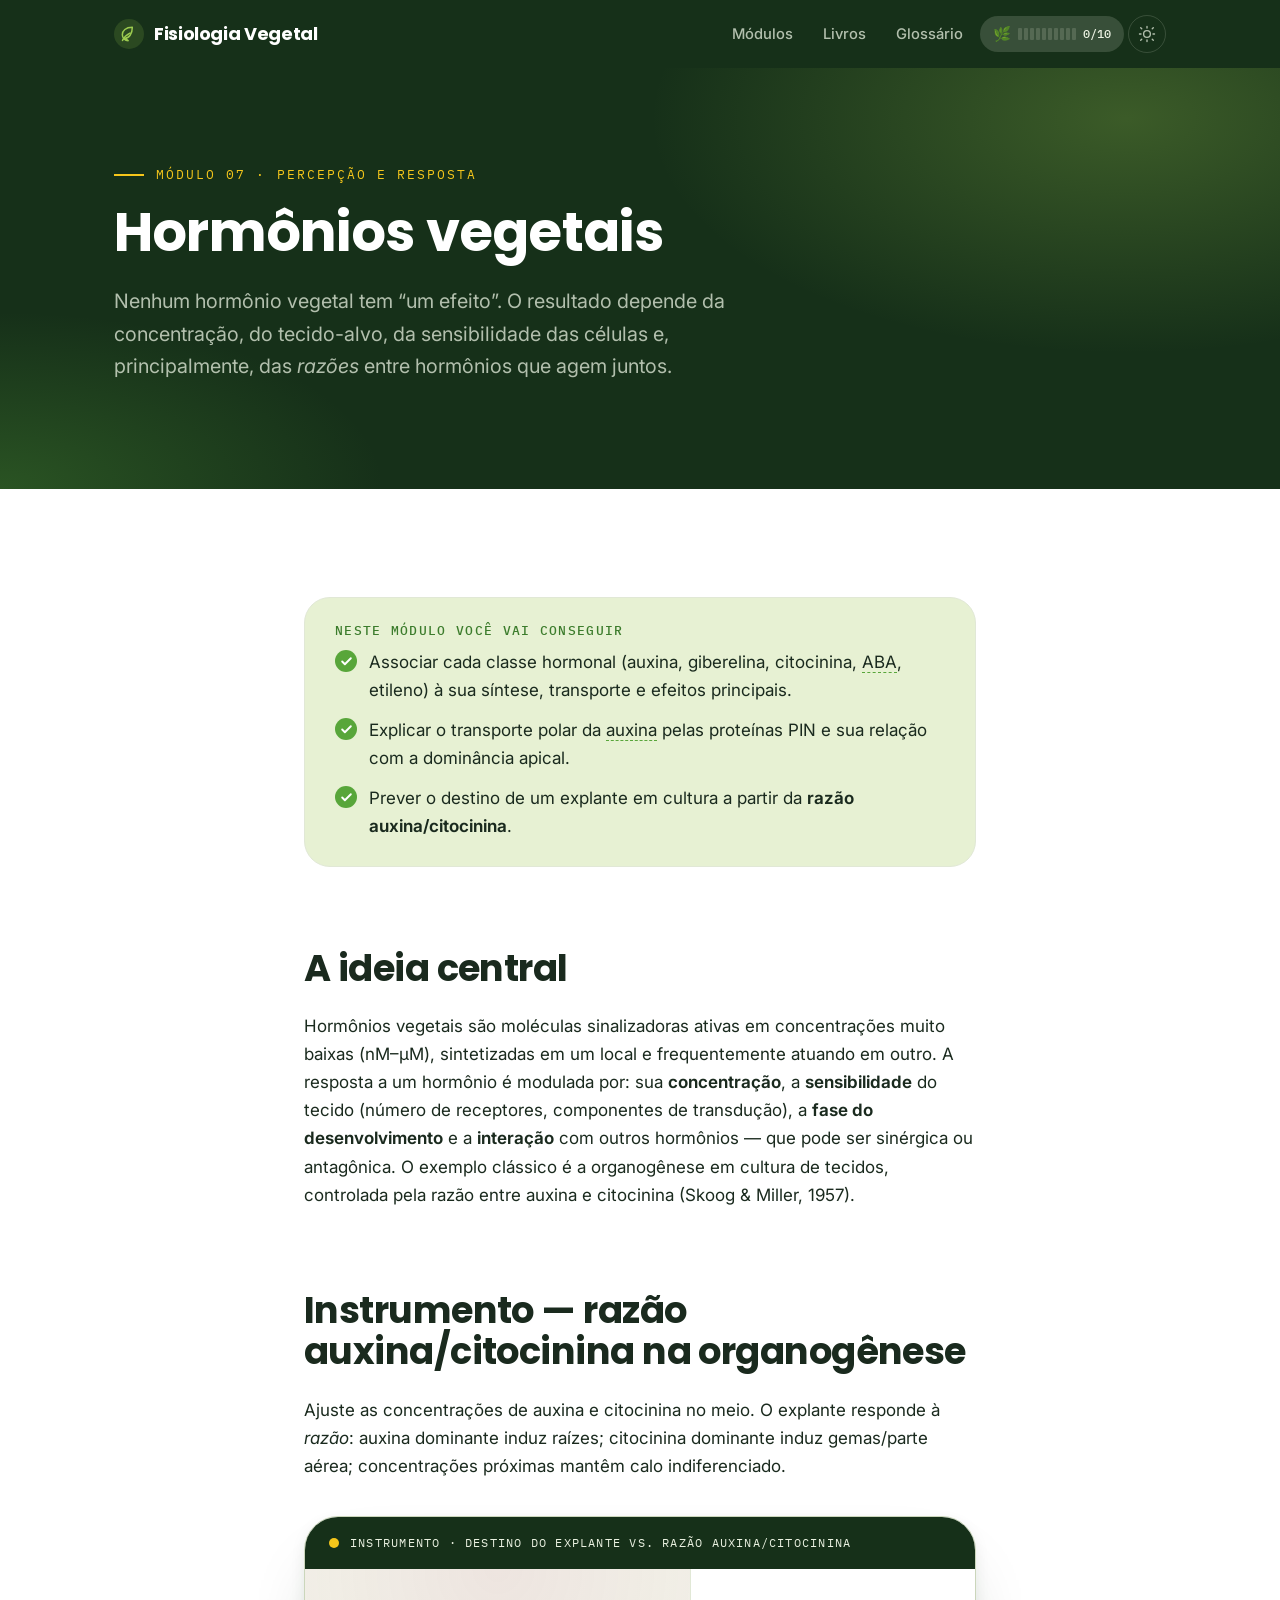
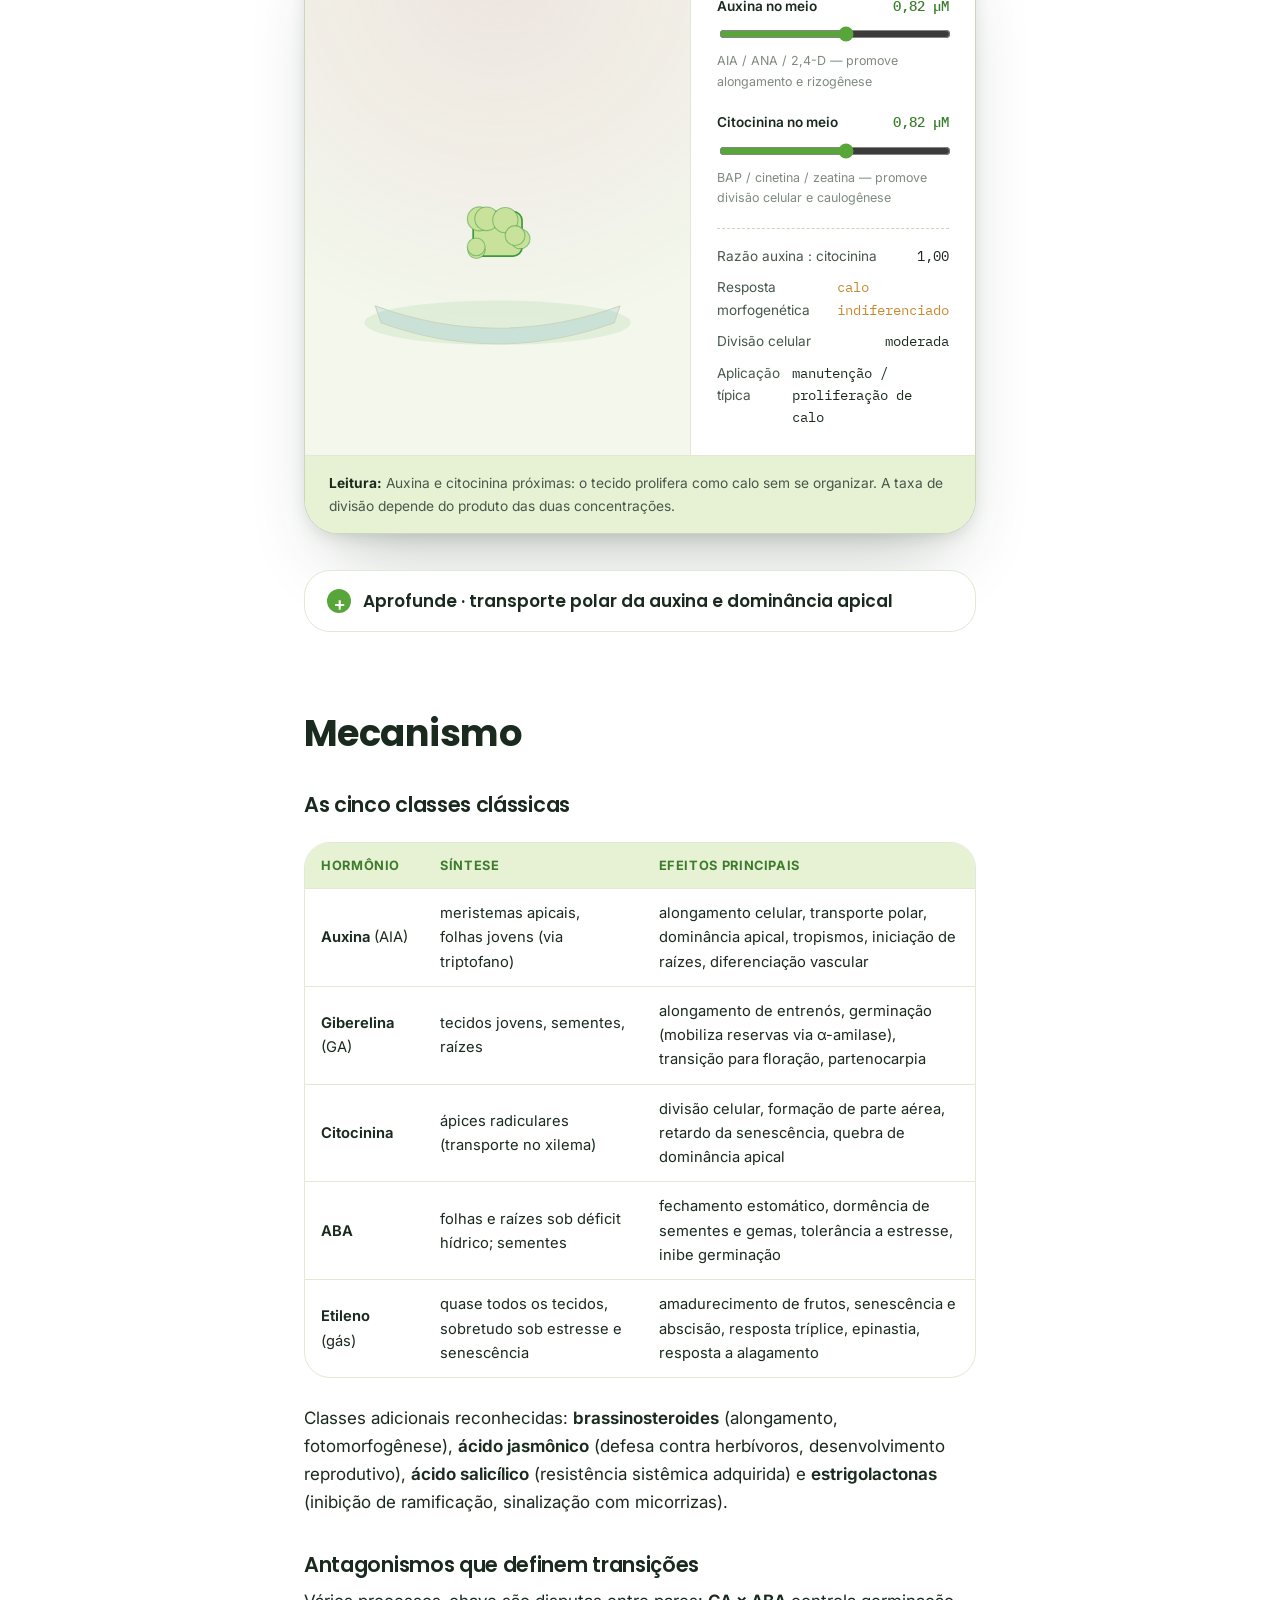
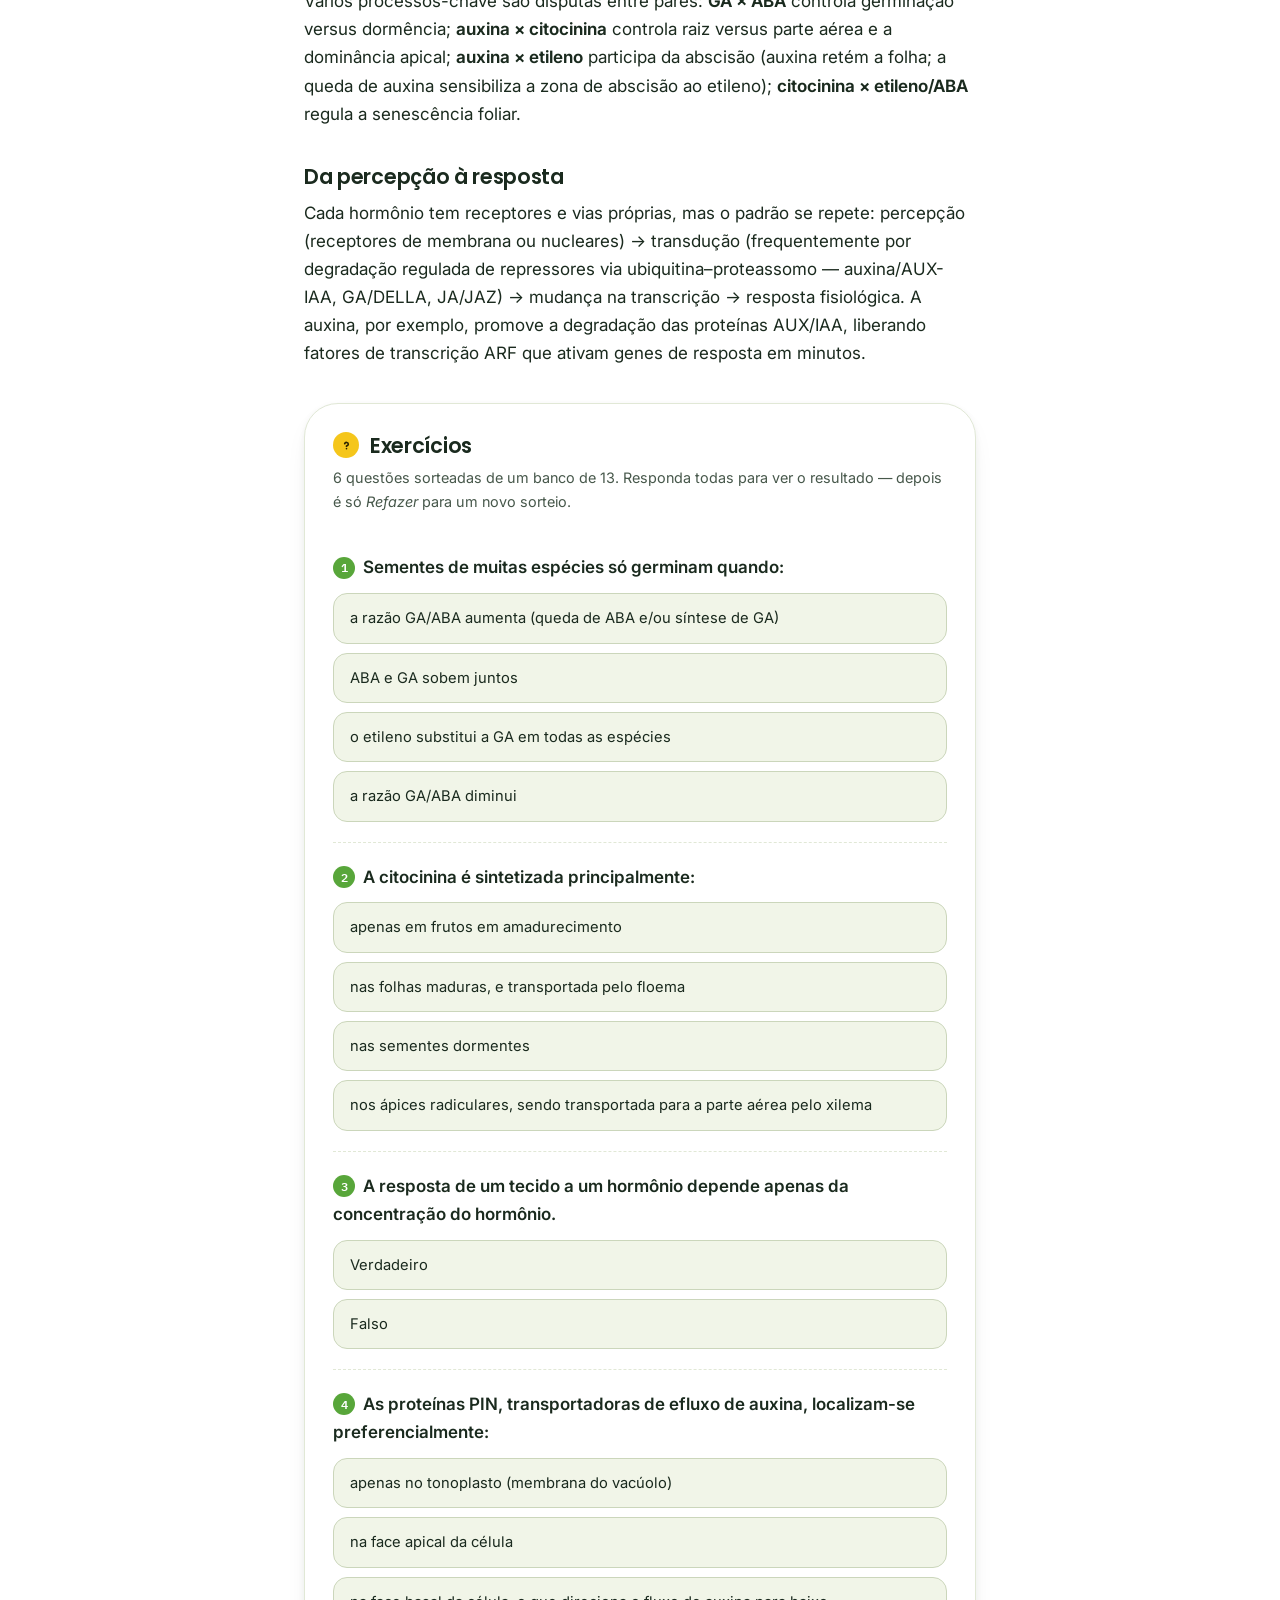
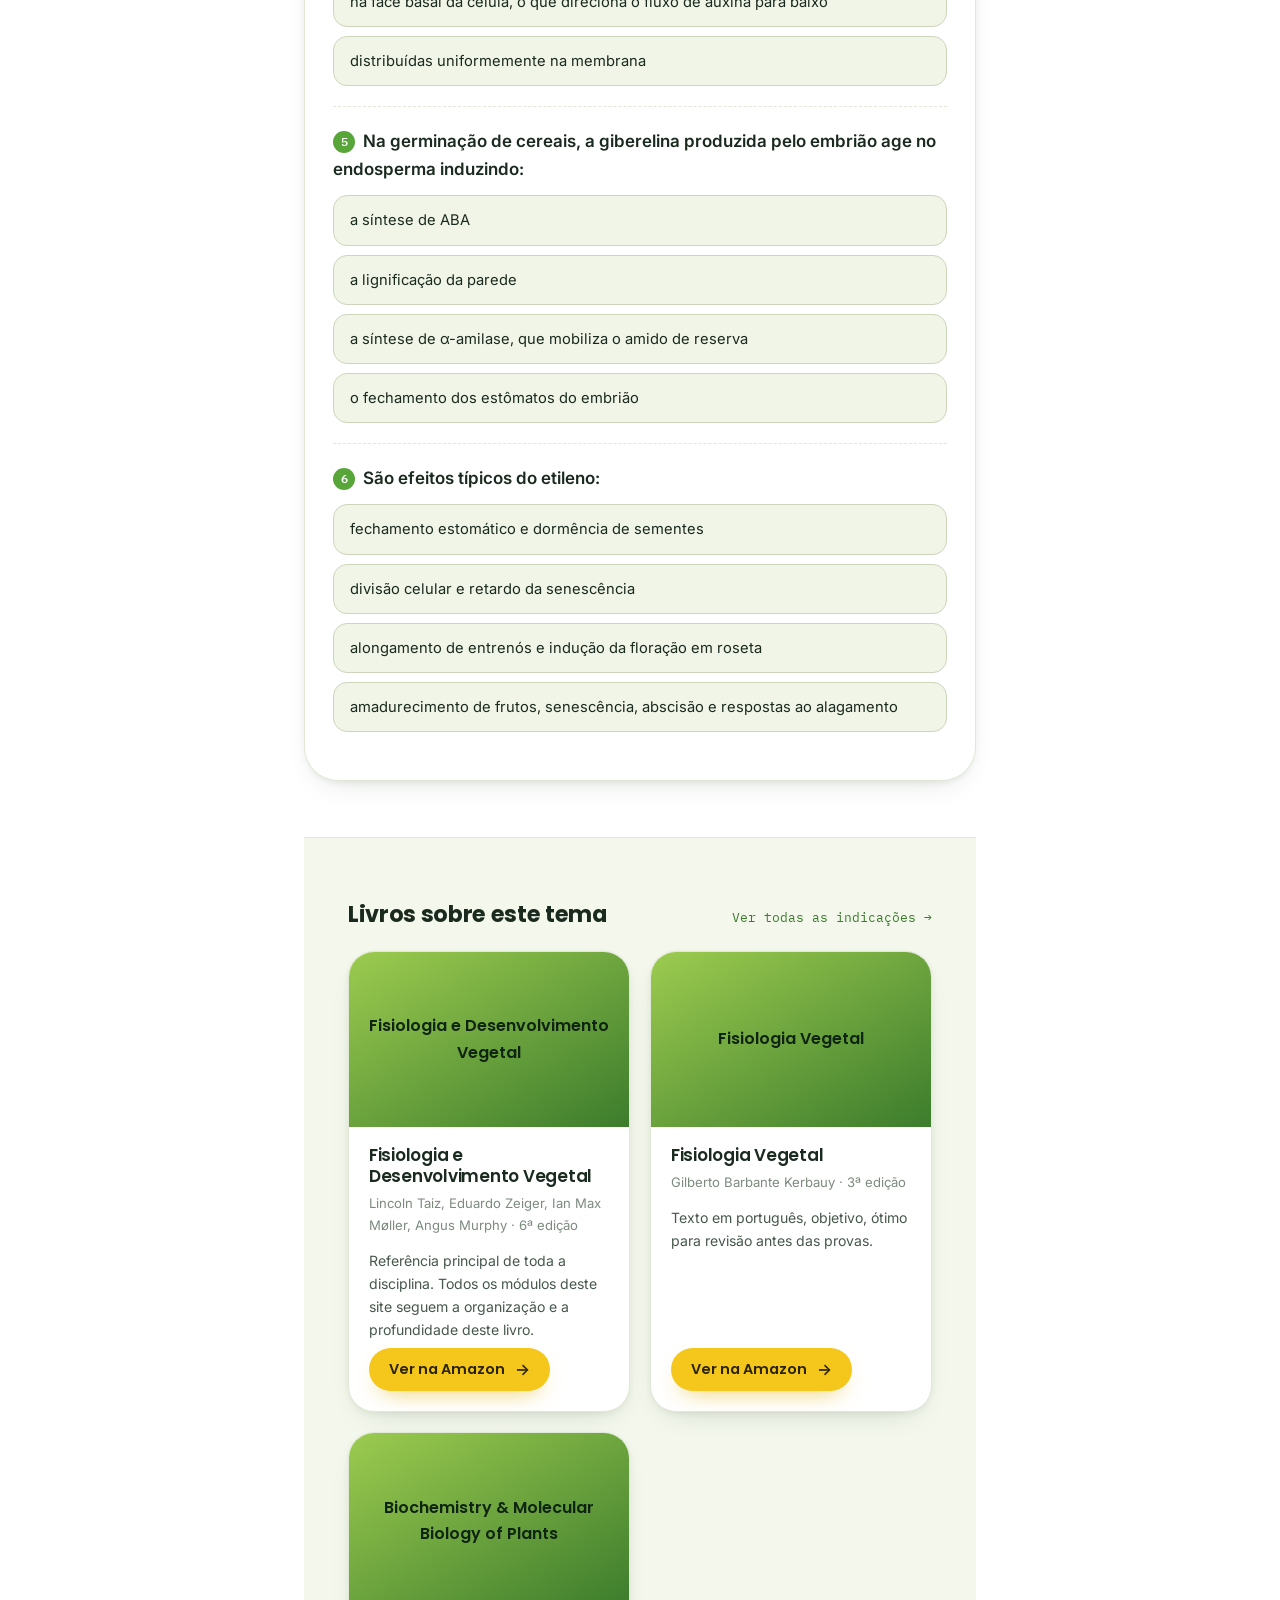
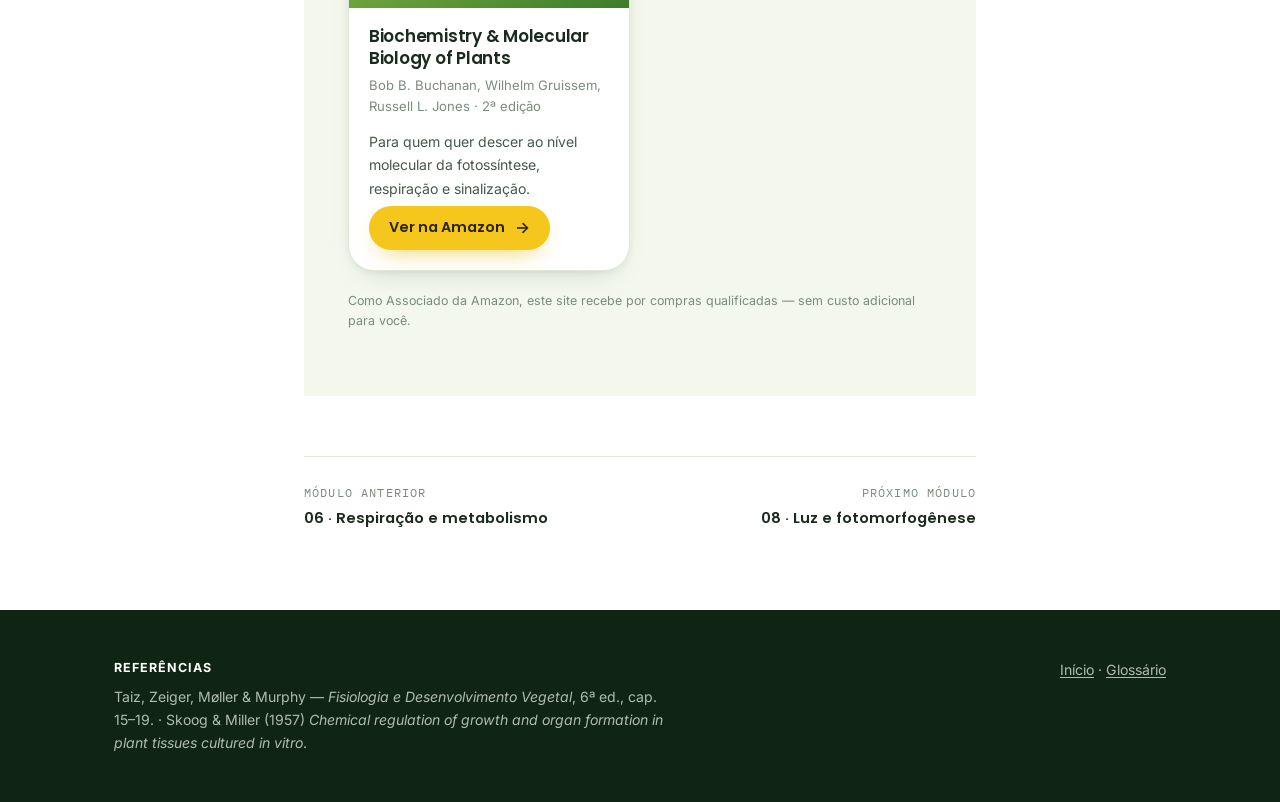
<file: modulos/07-hormonios.html>
<!DOCTYPE html>
<html lang="pt-BR">
<head>
<meta charset="UTF-8">
<meta name="viewport" content="width=device-width, initial-scale=1">
<title>Módulo 07 — Hormônios vegetais | Fisiologia Vegetal</title>
<meta name="description" content="Auxina, giberelina, citocinina, ABA e etileno: síntese, transporte e ação integrada, com simulador da razão auxina/citocinina na organogênese.">
<link rel="preconnect" href="https://fonts.googleapis.com">
<link rel="preconnect" href="https://fonts.gstatic.com" crossorigin>
<link href="https://fonts.googleapis.com/css2?family=Poppins:wght@500;600;700&family=Inter:wght@400;500;600&family=IBM+Plex+Mono:wght@400;500&display=swap" rel="stylesheet">
<link rel="stylesheet" href="../css/style.css">
<style>:root { --module: var(--c-rosa); }</style>
</head>
<body>
<a class="skip-link" href="#conteudo">Pular para o conteúdo</a>

<header class="site-header">
  <div class="wrap">
    <a class="brand" href="../index.html">
      <svg class="leaf" viewBox="0 0 24 24" fill="none" stroke="currentColor" stroke-width="1.8" stroke-linecap="round" stroke-linejoin="round"><path d="M11 20A7 7 0 0 1 4 13c0-5 4-9 12-9 0 8-4 13-9 13Z"/><path d="M4 20c2-4 5-7 9-9"/></svg>
      Fisiologia Vegetal
    </a>
    <nav class="site-nav" aria-label="Principal">
      <a href="../index.html#modulos">Módulos</a>
      <a href="../livros.html">Livros</a>
      <a href="../glossario.html">Glossário</a>
      <button class="theme-toggle" type="button" aria-label="Alternar tema claro/escuro">
        <svg viewBox="0 0 24 24" fill="none" stroke="currentColor" stroke-width="1.8" stroke-linecap="round"><circle cx="12" cy="12" r="4.5"/><path d="M12 2v2M12 20v2M4 12H2M22 12h-2M5 5 3.6 3.6M20.4 20.4 19 19M19 5l1.4-1.4M3.6 20.4 5 19"/></svg>
      </button>
    </nav>
  </div>
</header>

<main id="conteudo">

  <section class="module-hero">
    <div class="wrap">
      <p class="kicker">Módulo 07 · Percepção e resposta</p>
      <h1>Hormônios vegetais</h1>
      <p class="lead">Nenhum hormônio vegetal tem &ldquo;um efeito&rdquo;. O resultado depende da concentração, do tecido-alvo, da sensibilidade das células e, principalmente, das <em>razões</em> entre hormônios que agem juntos.</p>
    </div>
  </section>

  <div class="wrap prose">

    <div class="objectives">
      <h2>Neste módulo você vai conseguir</h2>
      <ul>
        <li>Associar cada classe hormonal (auxina, giberelina, citocinina, <span class="term" data-term="ABA">ABA</span>, etileno) à sua síntese, transporte e efeitos principais.</li>
        <li>Explicar o transporte polar da <span class="term" data-term="auxina">auxina</span> pelas proteínas PIN e sua relação com a dominância apical.</li>
        <li>Prever o destino de um explante em cultura a partir da <strong>razão auxina/citocinina</strong>.</li>
      </ul>
    </div>

    <h2 id="ideia">A ideia central</h2>
    <p>Hormônios vegetais são moléculas sinalizadoras ativas em concentrações muito baixas (nM&ndash;µM), sintetizadas em um local e frequentemente atuando em outro. A resposta a um hormônio é modulada por: sua <strong>concentração</strong>, a <strong>sensibilidade</strong> do tecido (número de receptores, componentes de transdução), a <strong>fase do desenvolvimento</strong> e a <strong>interação</strong> com outros hormônios &mdash; que pode ser sinérgica ou antagônica. O exemplo clássico é a organogênese em cultura de tecidos, controlada pela razão entre auxina e citocinina (Skoog &amp; Miller, 1957).</p>

    <h2 id="instrumento">Instrumento &mdash; razão auxina/citocinina na organogênese</h2>
    <p>Ajuste as concentrações de auxina e citocinina no meio. O explante responde à <em>razão</em>: auxina dominante induz raízes; citocinina dominante induz gemas/parte aérea; concentrações próximas mantêm calo indiferenciado.</p>

    <div class="lab" id="lab-horm">
      <div class="lab-head">Instrumento · destino do explante vs. razão auxina/citocinina</div>
      <div class="lab-body">
        <div class="lab-stage">
          <svg viewBox="0 0 300 300" role="img" aria-label="Explante em placa de cultura formando raízes, calo ou parte aérea conforme a razão de hormônios.">
            <ellipse cx="150" cy="250" rx="120" ry="20" fill="var(--c-verde)" fill-opacity="0.10"/>
            <path d="M40 235 Q150 275 260 235 L255 250 Q150 288 45 250 Z" fill="var(--c-agua)" fill-opacity="0.12" stroke="var(--line-firm)"/>
            <rect id="explant" x="128" y="150" width="44" height="40" rx="8" fill="#C9E29B" stroke="var(--c-verde)" stroke-width="1.5"/>
            <g id="shoots"></g>
            <g id="roots"></g>
            <g id="callus"></g>
          </svg>
        </div>

        <div class="lab-controls">
          <div class="control">
            <label for="aux">Auxina no meio <span class="val" id="auxV">1,0 µM</span></label>
            <input type="range" id="aux" min="0" max="100" step="1" value="55">
            <span class="hint">AIA / ANA / 2,4-D — promove alongamento e rizogênese</span>
          </div>
          <div class="control">
            <label for="ck">Citocinina no meio <span class="val" id="ckV">1,0 µM</span></label>
            <input type="range" id="ck" min="0" max="100" step="1" value="55">
            <span class="hint">BAP / cinetina / zeatina — promove divisão celular e caulogênese</span>
          </div>

          <div class="readout" aria-live="polite">
            <div class="row"><span class="k">Razão auxina : citocinina</span><span class="v" id="oRatio">1,0</span></div>
            <div class="row"><span class="k">Resposta morfogenética</span><span class="v" id="oResp">calo indiferenciado</span></div>
            <div class="row"><span class="k">Divisão celular</span><span class="v" id="oDiv">moderada</span></div>
            <div class="row"><span class="k">Aplicação típica</span><span class="v" id="oApp">manutenção de calo</span></div>
          </div>
        </div>
      </div>
      <div class="lab-note"><b>Leitura:</b> <span id="note">Com auxina e citocinina equilibradas, o tecido só prolifera como calo. Aumente a auxina e ele forma raízes; aumente a citocinina e forma gemas — a mesma célula, destinos opostos, decididos pela razão.</span></div>
    </div>

    <details class="deepen">
      <summary>Aprofunde · transporte polar da auxina e dominância apical</summary>
      <div class="deepen-body">
        <p>A auxina (AIA) é o único hormônio vegetal com <strong>transporte polar</strong> direcionado, no sentido basípeto (do ápice para a base) no caule. O mecanismo quimiosmótico: no apoplasto ácido (pH ~5), parte do AIA está protonada (AIA-H) e entra por difusão ou pelo influxo AUX1/LAX; no citosol neutro, dissocia-se (AIA<sup>−</sup>) e só sai por transportadores de efluxo <strong>PIN</strong>, localizados assimetricamente na face basal da célula. A posição das proteínas PIN define a direção do fluxo.</p>
        <p><strong>Dominância apical:</strong> a auxina produzida na gema apical, transportada para baixo, inibe o brotamento das gemas laterais &mdash; em parte suprimindo a síntese local de citocinina e sustentando a exportação de auxina das próprias gemas laterais (hipótese do escoamento de auxina), com participação das estrigolactonas. Decapitar o ápice remove a fonte de auxina: as gemas laterais brotam. Reaplicar auxina no corte restaura a inibição.</p>
        <p><strong>Modelo do instrumento:</strong> razão R = [auxina]/[citocinina]. R &gt; ~2 &rarr; rizogênese; 0,5 &lesssim; R &lesssim; 2 &rarr; calo; R &lt; ~0,5 &rarr; caulogênese. A taxa de divisão celular escala com o produto [auxina]&times;[citocinina] (ambos necessários para o ciclo celular).</p>
      </div>
    </details>

    <h2 id="mecanismo">Mecanismo</h2>

    <h3>As cinco classes clássicas</h3>
    <div class="tbl-wrap">
      <table>
        <thead><tr><th>Hormônio</th><th>Síntese</th><th>Efeitos principais</th></tr></thead>
        <tbody>
          <tr><td><strong>Auxina</strong> (AIA)</td><td>meristemas apicais, folhas jovens (via triptofano)</td><td>alongamento celular, transporte polar, dominância apical, tropismos, iniciação de raízes, diferenciação vascular</td></tr>
          <tr><td><strong>Giberelina</strong> (GA)</td><td>tecidos jovens, sementes, raízes</td><td>alongamento de entrenós, germinação (mobiliza reservas via α-amilase), transição para floração, partenocarpia</td></tr>
          <tr><td><strong>Citocinina</strong></td><td>ápices radiculares (transporte no xilema)</td><td>divisão celular, formação de parte aérea, retardo da senescência, quebra de dominância apical</td></tr>
          <tr><td><strong>ABA</strong></td><td>folhas e raízes sob déficit hídrico; sementes</td><td>fechamento estomático, dormência de sementes e gemas, tolerância a estresse, inibe germinação</td></tr>
          <tr><td><strong>Etileno</strong> (gás)</td><td>quase todos os tecidos, sobretudo sob estresse e senescência</td><td>amadurecimento de frutos, senescência e abscisão, resposta tríplice, epinastia, resposta a alagamento</td></tr>
        </tbody>
      </table>
    </div>
    <p>Classes adicionais reconhecidas: <strong>brassinosteroides</strong> (alongamento, fotomorfogênese), <strong>ácido jasmônico</strong> (defesa contra herbívoros, desenvolvimento reprodutivo), <strong>ácido salicílico</strong> (resistência sistêmica adquirida) e <strong>estrigolactonas</strong> (inibição de ramificação, sinalização com micorrizas).</p>

    <h3>Antagonismos que definem transições</h3>
    <p>Vários processos-chave são disputas entre pares: <strong>GA &times; ABA</strong> controla germinação versus dormência; <strong>auxina &times; citocinina</strong> controla raiz versus parte aérea e a dominância apical; <strong>auxina &times; etileno</strong> participa da abscisão (auxina retém a folha; a queda de auxina sensibiliza a zona de abscisão ao etileno); <strong>citocinina &times; etileno/ABA</strong> regula a senescência foliar.</p>

    <h3>Da percepção à resposta</h3>
    <p>Cada hormônio tem receptores e vias próprias, mas o padrão se repete: percepção (receptores de membrana ou nucleares) &rarr; transdução (frequentemente por degradação regulada de repressores via ubiquitina&ndash;proteassomo &mdash; auxina/AUX-IAA, GA/DELLA, JA/JAZ) &rarr; mudança na transcrição &rarr; resposta fisiológica. A auxina, por exemplo, promove a degradação das proteínas AUX/IAA, liberando fatores de transcrição ARF que ativam genes de resposta em minutos.</p>

    <section class="exercicios" data-modulo="07-hormonios" aria-label="Exercícios"></section>

    <div class="pager">
      <a class="prev" href="06-respiracao.html"><span>Módulo anterior</span><strong>06 · Respiração e metabolismo</strong></a>
      <a class="next" href="08-luz.html"><span>Próximo módulo</span><strong>08 · Luz e fotomorfogênese</strong></a>
    </div>

  </div>
</main>

<footer class="site-footer">
  <div class="wrap">
    <div class="refs">
      <b>Referências</b>
      Taiz, Zeiger, Møller &amp; Murphy — <em>Fisiologia e Desenvolvimento Vegetal</em>, 6ª ed., cap. 15–19. · Skoog &amp; Miller (1957) <em>Chemical regulation of growth and organ formation in plant tissues cultured in vitro</em>.
    </div>
    <div><a href="../index.html">Início</a> · <a href="../glossario.html">Glossário</a></div>
  </div>
</footer>

<script src="../js/exercicios-data.js"></script>
<script src="../js/livros-data.js"></script>
<script src="../js/gamify.js"></script>
<script src="../js/main.js"></script>
<script>
(function () {
  var $ = function (id) { return document.getElementById(id); };
  var clamp = FV.clamp;
  var E = {
    aux: $("aux"), ck: $("ck"), auxV: $("auxV"), ckV: $("ckV"),
    oRatio: $("oRatio"), oResp: $("oResp"), oDiv: $("oDiv"), oApp: $("oApp"), note: $("note"),
    explant: $("explant"), shoots: $("shoots"), roots: $("roots"), callus: $("callus")
  };
  // escala log: slider 0..100 -> 0.01 .. 30 µM
  function conc(v) { return +(0.01 * Math.pow(3000, v / 100)).toFixed(2); }
  function br(x, d) { return x.toFixed(d).replace(".", ","); }

  function render() {
    var a = conc(+E.aux.value), c = conc(+E.ck.value);
    E.auxV.textContent = br(a, 2) + " µM";
    E.ckV.textContent = br(c, 2) + " µM";
    var R = a / Math.max(c, 0.01);
    var div = clamp(Math.sqrt((+E.aux.value / 100) * (+E.ck.value / 100)), 0, 1);

    var resp, app, cls;
    if (a < 0.05 && c < 0.05) { resp = "quiescente (sem crescimento)"; app = "meio sem reguladores"; cls = "none"; }
    else if (R > 2.2) { resp = "rizogênese (raízes)"; app = "enraizamento de microestacas"; cls = "roots"; }
    else if (R < 0.45) { resp = "caulogênese (gemas / parte aérea)"; app = "multiplicação de brotos"; cls = "shoots"; }
    else { resp = "calo indiferenciado"; app = "manutenção / proliferação de calo"; cls = "callus"; }

    E.oRatio.textContent = R >= 10 ? "≈ " + Math.round(R) : br(R, 2);
    E.oResp.textContent = resp;
    E.oDiv.textContent = div < 0.25 ? "baixa" : div < 0.6 ? "moderada" : "intensa";
    E.oApp.textContent = app;
    E.oResp.className = "v " + (cls === "callus" || cls === "none" ? "warn" : "good");

    // desenho
    E.shoots.innerHTML = ""; E.roots.innerHTML = ""; E.callus.innerHTML = "";
    var n, i;
    if (cls === "roots") {
      n = 3 + Math.round(clamp((R - 2) / 4, 0, 4));
      for (i = 0; i < n; i++) {
        var rx = 138 + i * (60 / n);
        E.roots.innerHTML += '<path d="M' + rx + ' 190 q ' + (Math.random() * 16 - 8) + ' 30 ' + (Math.random() * 10 - 5) + ' 55" stroke="var(--c-terra)" stroke-width="3" fill="none" stroke-linecap="round"/>';
      }
    } else if (cls === "shoots") {
      n = 3 + Math.round(clamp((0.45 - R) / 0.1, 0, 4));
      for (i = 0; i < n; i++) {
        var sx = 138 + i * (60 / n);
        E.shoots.innerHTML += '<path d="M' + sx + ' 150 q ' + (Math.random() * 10 - 5) + ' -26 ' + (Math.random() * 8 - 4) + ' -46" stroke="var(--c-verde)" stroke-width="3" fill="none" stroke-linecap="round"/>' +
          '<circle cx="' + (sx + (Math.random() * 8 - 4)) + '" cy="' + (100 + Math.random() * 6) + '" r="5" fill="var(--c-verde)"/>';
      }
    } else if (cls === "callus") {
      for (i = 0; i < 7; i++) {
        E.callus.innerHTML += '<circle cx="' + (150 + (Math.random() * 44 - 22)) + '" cy="' + (170 + (Math.random() * 30 - 15)) + '" r="' + (7 + Math.random() * 5) + '" fill="#C9E29B" stroke="var(--c-verde)" stroke-opacity="0.5"/>';
      }
    }

    var note;
    if (cls === "none") note = "Sem reguladores no meio, o explante não retoma divisão: fica quiescente.";
    else if (cls === "roots") note = "Auxina dominante (razão " + (R >= 10 ? "≈ " + Math.round(R) : br(R, 1)) + "): o explante forma raízes. É o passo de enraizamento na micropropagação.";
    else if (cls === "shoots") note = "Citocinina dominante (razão " + br(R, 2) + "): formam-se gemas e parte aérea — a fase de multiplicação de brotos.";
    else note = "Auxina e citocinina próximas: o tecido prolifera como calo sem se organizar. A taxa de divisão depende do produto das duas concentrações.";
    E.note.textContent = note;
  }

  ["aux", "ck"].forEach(function (k) { E[k].addEventListener("input", render); });
  render();
})();
</script>
</body>
</html>
</file>
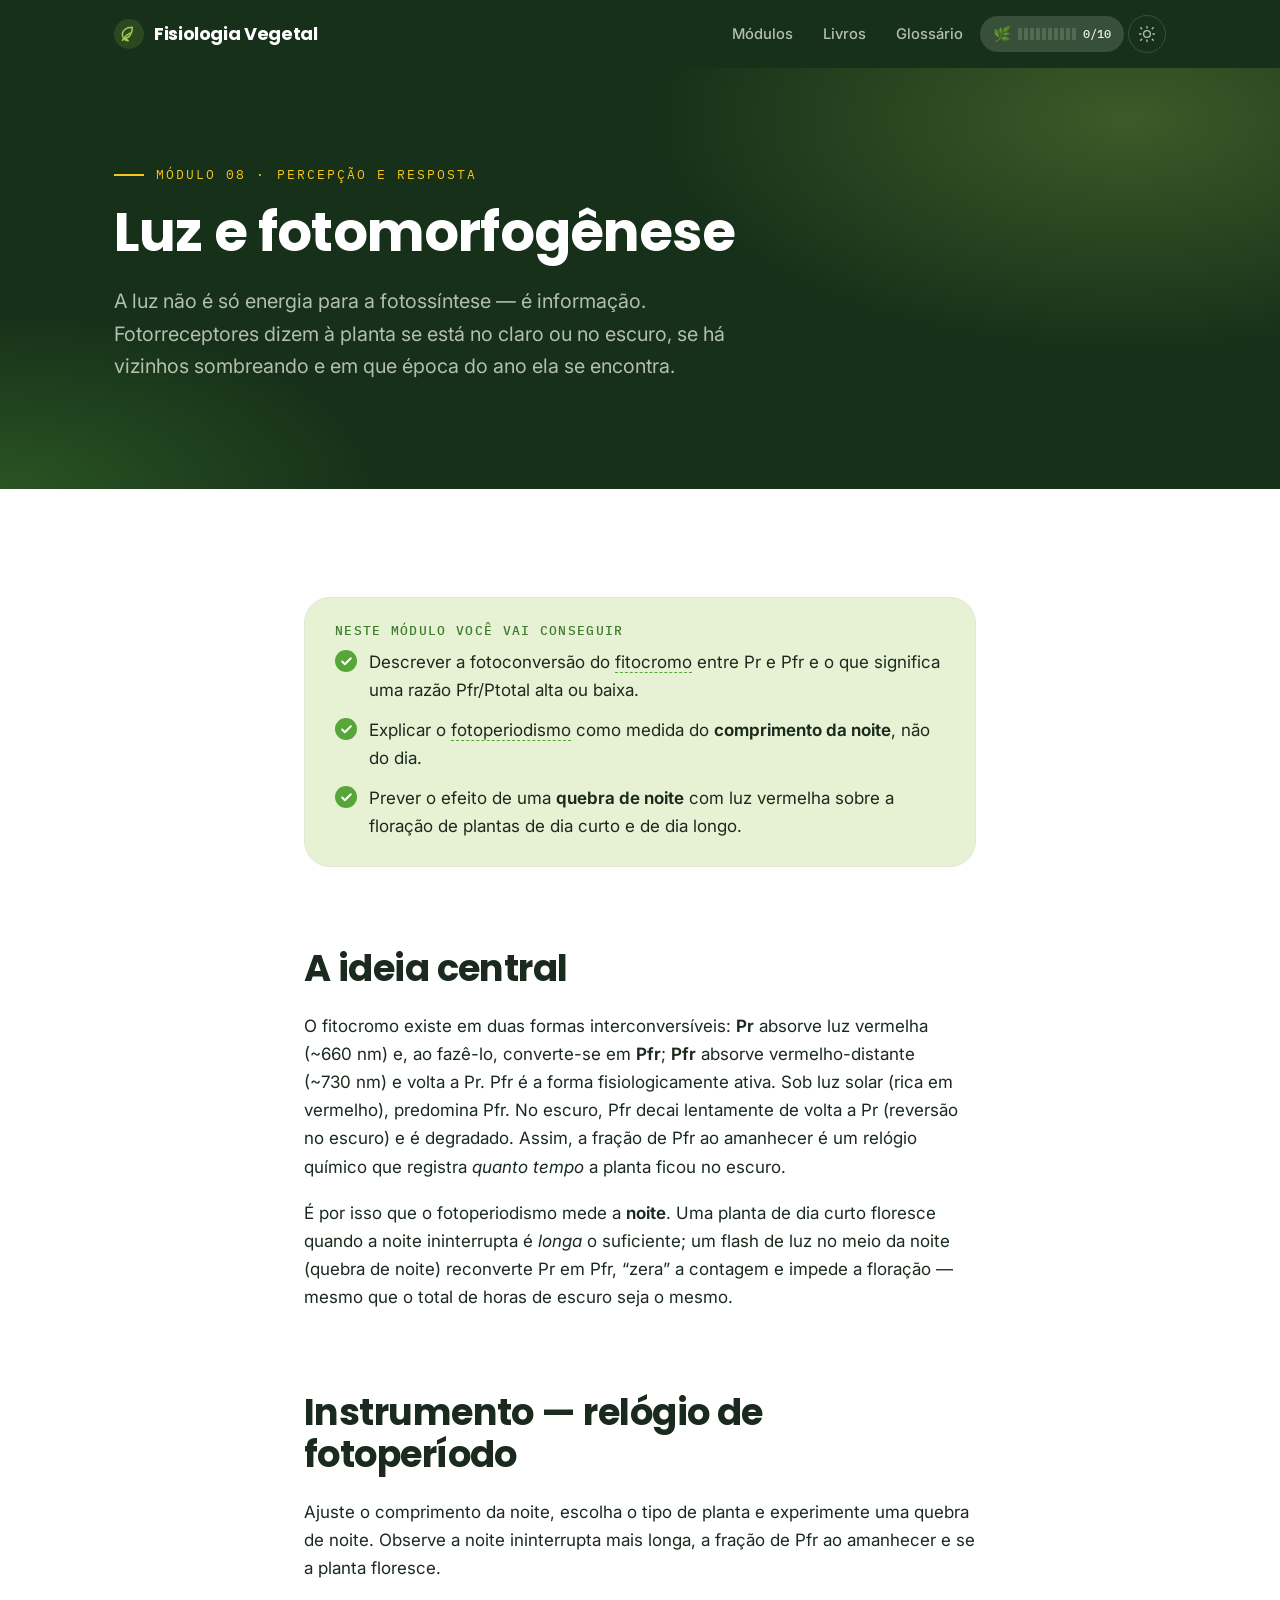
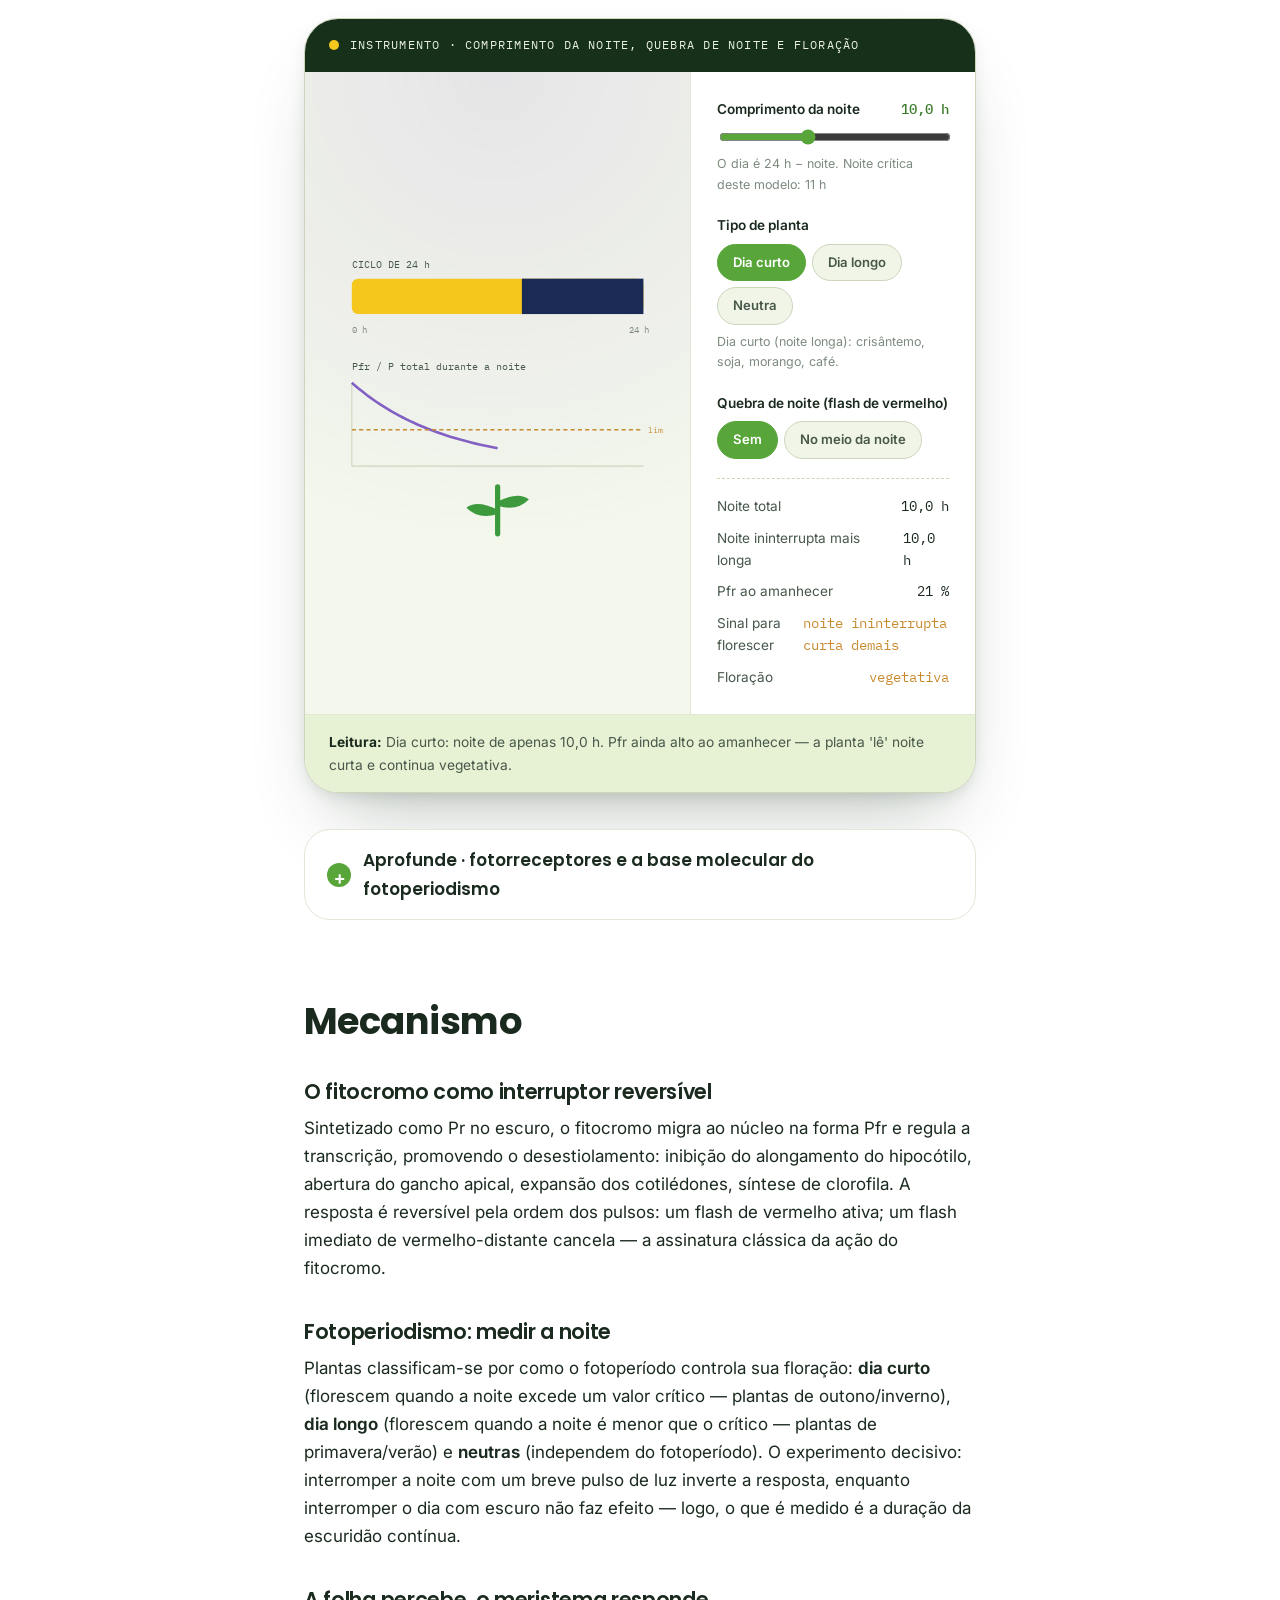
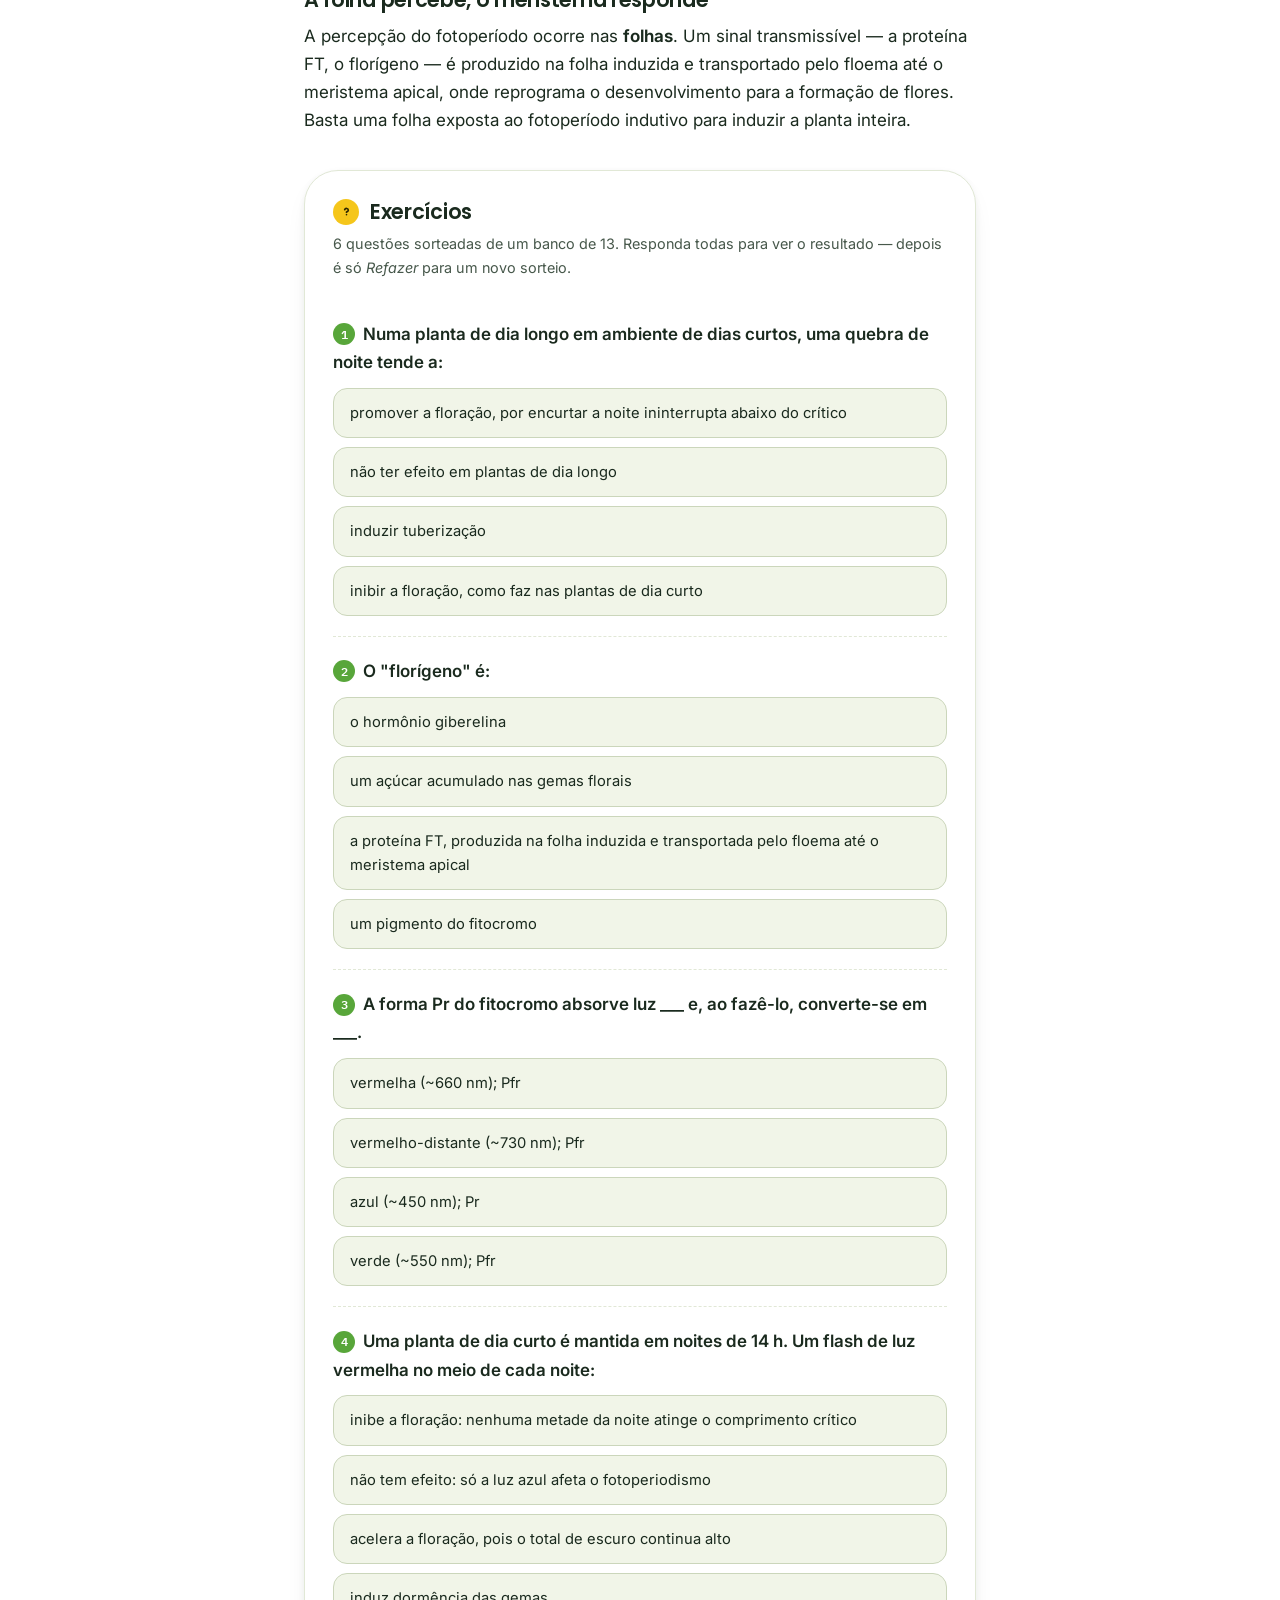
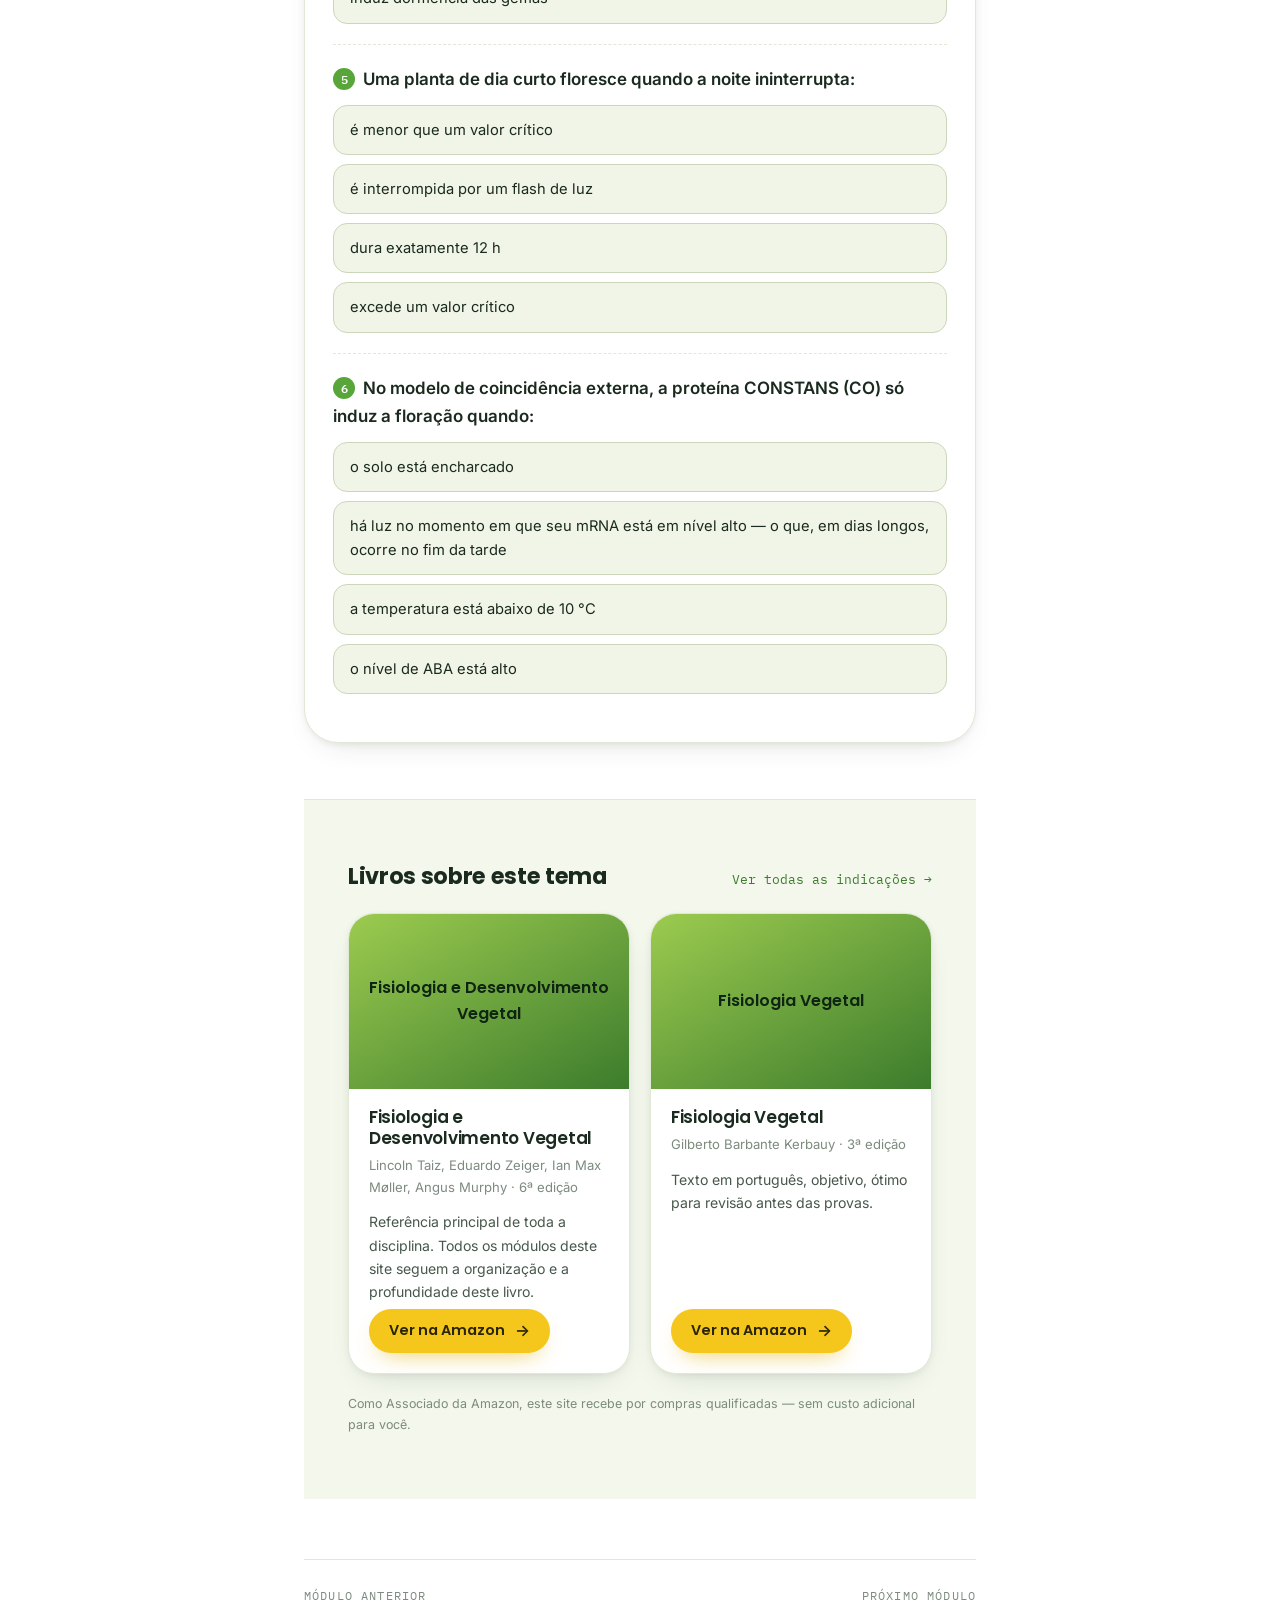
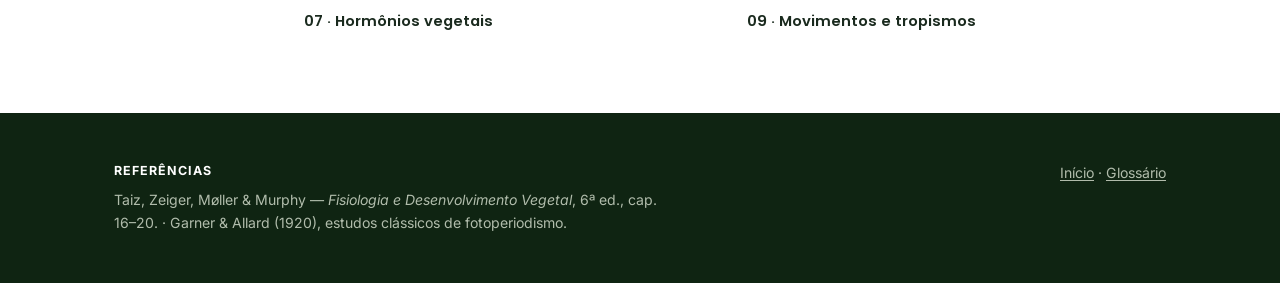
<file: modulos/08-luz.html>
<!DOCTYPE html>
<html lang="pt-BR">
<head>
<meta charset="UTF-8">
<meta name="viewport" content="width=device-width, initial-scale=1">
<title>Módulo 08 — Luz e fotomorfogênese | Fisiologia Vegetal</title>
<meta name="description" content="Fitocromo Pr/Pfr, criptocromos, fotoperiodismo e o controle da floração, com simulador de relógio de fotoperíodo e quebra de noite.">
<link rel="preconnect" href="https://fonts.googleapis.com">
<link rel="preconnect" href="https://fonts.gstatic.com" crossorigin>
<link href="https://fonts.googleapis.com/css2?family=Poppins:wght@500;600;700&family=Inter:wght@400;500;600&family=IBM+Plex+Mono:wght@400;500&display=swap" rel="stylesheet">
<link rel="stylesheet" href="../css/style.css">
<style>:root { --module: var(--c-violeta); }</style>
</head>
<body>
<a class="skip-link" href="#conteudo">Pular para o conteúdo</a>

<header class="site-header">
  <div class="wrap">
    <a class="brand" href="../index.html">
      <svg class="leaf" viewBox="0 0 24 24" fill="none" stroke="currentColor" stroke-width="1.8" stroke-linecap="round" stroke-linejoin="round"><path d="M11 20A7 7 0 0 1 4 13c0-5 4-9 12-9 0 8-4 13-9 13Z"/><path d="M4 20c2-4 5-7 9-9"/></svg>
      Fisiologia Vegetal
    </a>
    <nav class="site-nav" aria-label="Principal">
      <a href="../index.html#modulos">Módulos</a>
      <a href="../livros.html">Livros</a>
      <a href="../glossario.html">Glossário</a>
      <button class="theme-toggle" type="button" aria-label="Alternar tema claro/escuro">
        <svg viewBox="0 0 24 24" fill="none" stroke="currentColor" stroke-width="1.8" stroke-linecap="round"><circle cx="12" cy="12" r="4.5"/><path d="M12 2v2M12 20v2M4 12H2M22 12h-2M5 5 3.6 3.6M20.4 20.4 19 19M19 5l1.4-1.4M3.6 20.4 5 19"/></svg>
      </button>
    </nav>
  </div>
</header>

<main id="conteudo">

  <section class="module-hero">
    <div class="wrap">
      <p class="kicker">Módulo 08 · Percepção e resposta</p>
      <h1>Luz e fotomorfogênese</h1>
      <p class="lead">A luz não é só energia para a fotossíntese &mdash; é informação. Fotorreceptores dizem à planta se está no claro ou no escuro, se há vizinhos sombreando e em que época do ano ela se encontra.</p>
    </div>
  </section>

  <div class="wrap prose">

    <div class="objectives">
      <h2>Neste módulo você vai conseguir</h2>
      <ul>
        <li>Descrever a fotoconversão do <span class="term" data-term="fitocromo">fitocromo</span> entre Pr e Pfr e o que significa uma razão Pfr/Ptotal alta ou baixa.</li>
        <li>Explicar o <span class="term" data-term="fotoperiodismo">fotoperiodismo</span> como medida do <strong>comprimento da noite</strong>, não do dia.</li>
        <li>Prever o efeito de uma <strong>quebra de noite</strong> com luz vermelha sobre a floração de plantas de dia curto e de dia longo.</li>
      </ul>
    </div>

    <h2 id="ideia">A ideia central</h2>
    <p>O fitocromo existe em duas formas interconversíveis: <strong>Pr</strong> absorve luz vermelha (~660&nbsp;nm) e, ao fazê-lo, converte-se em <strong>Pfr</strong>; <strong>Pfr</strong> absorve vermelho-distante (~730&nbsp;nm) e volta a Pr. Pfr é a forma fisiologicamente ativa. Sob luz solar (rica em vermelho), predomina Pfr. No escuro, Pfr decai lentamente de volta a Pr (reversão no escuro) e é degradado. Assim, a fração de Pfr ao amanhecer é um relógio químico que registra <em>quanto tempo</em> a planta ficou no escuro.</p>
    <p>É por isso que o fotoperiodismo mede a <strong>noite</strong>. Uma planta de dia curto floresce quando a noite ininterrupta é <em>longa</em> o suficiente; um flash de luz no meio da noite (quebra de noite) reconverte Pr em Pfr, &ldquo;zera&rdquo; a contagem e impede a floração &mdash; mesmo que o total de horas de escuro seja o mesmo.</p>

    <h2 id="instrumento">Instrumento &mdash; relógio de fotoperíodo</h2>
    <p>Ajuste o comprimento da noite, escolha o tipo de planta e experimente uma quebra de noite. Observe a noite ininterrupta mais longa, a fração de Pfr ao amanhecer e se a planta floresce.</p>

    <div class="lab" id="lab-luz">
      <div class="lab-head">Instrumento · comprimento da noite, quebra de noite e floração</div>
      <div class="lab-body">
        <div class="lab-stage">
          <svg viewBox="0 0 320 300" role="img" aria-label="Barra de 24 horas com parte clara (dia) e escura (noite); planta floresce ou não conforme o regime.">
            <text x="20" y="30" class="barlbl" font-family="var(--mono)" font-size="10" fill="var(--ink-soft)">CICLO DE 24 h</text>
            <rect x="20" y="40" width="280" height="34" rx="6" fill="var(--yellow)"/>
            <rect id="nightRect" x="180" y="40" width="120" height="34" rx="0" fill="#1B2A55"/>
            <line id="nb" x1="240" y1="36" x2="240" y2="78" stroke="#E5484D" stroke-width="4" opacity="0"/>
            <text x="20" y="92" class="barlbl" font-family="var(--mono)" font-size="9" fill="var(--ink-faint)">0 h</text>
            <text x="286" y="92" class="barlbl" font-family="var(--mono)" font-size="9" fill="var(--ink-faint)">24 h</text>

            <!-- curva de Pfr -->
            <text x="20" y="128" class="barlbl" font-family="var(--mono)" font-size="10" fill="var(--ink-soft)">Pfr / P total durante a noite</text>
            <line x1="20" y1="220" x2="300" y2="220" stroke="var(--line-firm)"/>
            <line x1="20" y1="140" x2="20" y2="220" stroke="var(--line-firm)"/>
            <path id="pfrCurve" d="" fill="none" stroke="var(--c-violeta)" stroke-width="2.5"/>
            <line id="critLine" x1="20" y1="185" x2="300" y2="185" stroke="var(--c-ambar)" stroke-dasharray="4 3" stroke-width="1.5"/>
            <text x="304" y="188" class="barlbl" font-family="var(--mono)" font-size="8" fill="var(--c-ambar)">limiar</text>

            <!-- planta -->
            <line x1="160" y1="240" x2="160" y2="285" stroke="var(--c-verde)" stroke-width="5" stroke-linecap="round"/>
            <path d="M160 262 q -20 -10 -30 -2 q 12 12 30 6 Z" fill="var(--c-verde)"/>
            <path d="M160 254 q 20 -10 30 -2 q -12 12 -30 6 Z" fill="var(--c-verde)"/>
            <g id="flower" opacity="0">
              <circle cx="160" cy="238" r="7" fill="var(--yellow)"/>
              <circle cx="150" cy="240" r="5" fill="var(--c-rosa)"/><circle cx="170" cy="240" r="5" fill="var(--c-rosa)"/>
              <circle cx="160" cy="230" r="5" fill="var(--c-rosa)"/><circle cx="155" cy="246" r="5" fill="var(--c-rosa)"/><circle cx="165" cy="246" r="5" fill="var(--c-rosa)"/>
            </g>
          </svg>
        </div>

        <div class="lab-controls">
          <div class="control">
            <label for="night">Comprimento da noite <span class="val" id="nightV">10 h</span></label>
            <input type="range" id="night" min="4" max="20" step="0.5" value="10">
            <span class="hint">O dia é 24 h − noite. Noite crítica deste modelo: 11 h</span>
          </div>
          <div class="control">
            <label>Tipo de planta</label>
            <div class="seg" id="ptype" role="group" aria-label="Tipo fotoperiódico">
              <button data-t="curto" aria-pressed="true">Dia curto</button>
              <button data-t="longo" aria-pressed="false">Dia longo</button>
              <button data-t="neutra" aria-pressed="false">Neutra</button>
            </div>
            <span class="hint" id="ptHint">Dia curto (noite longa): crisântemo, soja, morango, café.</span>
          </div>
          <div class="control">
            <label>Quebra de noite (flash de vermelho)</label>
            <div class="seg" id="nbtoggle" role="group" aria-label="Quebra de noite">
              <button data-n="0" aria-pressed="true">Sem</button>
              <button data-n="1" aria-pressed="false">No meio da noite</button>
            </div>
          </div>

          <div class="readout" aria-live="polite">
            <div class="row"><span class="k">Noite total</span><span class="v" id="oNight">10,0 h</span></div>
            <div class="row"><span class="k">Noite ininterrupta mais longa</span><span class="v" id="oDark">10,0 h</span></div>
            <div class="row"><span class="k">Pfr ao amanhecer</span><span class="v" id="oPfr">27 %</span></div>
            <div class="row"><span class="k">Sinal para florescer</span><span class="v" id="oSig">não atingido</span></div>
            <div class="row"><span class="k">Floração</span><span class="v" id="oFlo">vegetativa</span></div>
          </div>
        </div>
      </div>
      <div class="lab-note"><b>Leitura:</b> <span id="note">Numa planta de dia curto, a noite precisa passar de 11 h ininterruptas. Ative a quebra de noite: as duas metades ficam curtas demais e a floração é bloqueada, mesmo com o mesmo total de escuro.</span></div>
    </div>

    <details class="deepen">
      <summary>Aprofunde · fotorreceptores e a base molecular do fotoperiodismo</summary>
      <div class="deepen-body">
        <p><strong>Fotorreceptores:</strong> os <strong>fitocromos</strong> (phyA&ndash;E) percebem vermelho/vermelho-distante e a razão V:VD (detecção de sombreamento por vizinhos &mdash; a <em>síndrome de evitação de sombra</em>: estiolamento, dominância apical reforçada, floração antecipada). Os <strong>criptocromos</strong> e as <strong>fototropinas</strong> percebem azul/UV-A (desestiolamento, movimento estomático, fototropismo, ajuste do relógio circadiano). O <strong>UVR8</strong> percebe UV-B.</p>
        <p><strong>Coincidência externa:</strong> o relógio circadiano faz oscilar a expressão do gene <em>CONSTANS</em> (<em>CO</em>). A proteína CO só se acumula se houver luz no momento em que seu mRNA está alto &mdash; o que ocorre no fim da tarde apenas em dias longos. CO então induz o <em>FLOWERING LOCUS T</em> (<em>FT</em>), cujo produto (o &ldquo;florígeno&rdquo;) viaja da folha pelo floema até o meristema apical e dispara a transição floral. Em plantas de dia curto (ex.: arroz), o ortólogo Hd1 <em>reprime</em> FT sob dias longos.</p>
        <p><strong>Modelo do instrumento:</strong> a fração de Pfr decai no escuro como Pfr = 100·e<sup>−t/6,5</sup>. Uma quebra de noite reconverte Pr→Pfr instantaneamente e reinicia a contagem. O &ldquo;sinal&rdquo; considera a maior noite ininterrupta versus a noite crítica (11 h): planta de dia curto floresce se ≥ crítica; de dia longo, se ≤ crítica; neutra sempre.</p>
      </div>
    </details>

    <h2 id="mecanismo">Mecanismo</h2>

    <h3>O fitocromo como interruptor reversível</h3>
    <p>Sintetizado como Pr no escuro, o fitocromo migra ao núcleo na forma Pfr e regula a transcrição, promovendo o desestiolamento: inibição do alongamento do hipocótilo, abertura do gancho apical, expansão dos cotilédones, síntese de clorofila. A resposta é reversível pela ordem dos pulsos: um flash de vermelho ativa; um flash imediato de vermelho-distante cancela &mdash; a assinatura clássica da ação do fitocromo.</p>

    <h3>Fotoperiodismo: medir a noite</h3>
    <p>Plantas classificam-se por como o fotoperíodo controla sua floração: <strong>dia curto</strong> (florescem quando a noite excede um valor crítico &mdash; plantas de outono/inverno), <strong>dia longo</strong> (florescem quando a noite é menor que o crítico &mdash; plantas de primavera/verão) e <strong>neutras</strong> (independem do fotoperíodo). O experimento decisivo: interromper a noite com um breve pulso de luz inverte a resposta, enquanto interromper o dia com escuro não faz efeito &mdash; logo, o que é medido é a duração da escuridão contínua.</p>

    <h3>A folha percebe, o meristema responde</h3>
    <p>A percepção do fotoperíodo ocorre nas <strong>folhas</strong>. Um sinal transmissível &mdash; a proteína FT, o florígeno &mdash; é produzido na folha induzida e transportado pelo floema até o meristema apical, onde reprograma o desenvolvimento para a formação de flores. Basta uma folha exposta ao fotoperíodo indutivo para induzir a planta inteira.</p>

    <section class="exercicios" data-modulo="08-luz" aria-label="Exercícios"></section>

    <div class="pager">
      <a class="prev" href="07-hormonios.html"><span>Módulo anterior</span><strong>07 · Hormônios vegetais</strong></a>
      <a class="next" href="09-tropismos.html"><span>Próximo módulo</span><strong>09 · Movimentos e tropismos</strong></a>
    </div>

  </div>
</main>

<footer class="site-footer">
  <div class="wrap">
    <div class="refs">
      <b>Referências</b>
      Taiz, Zeiger, Møller &amp; Murphy — <em>Fisiologia e Desenvolvimento Vegetal</em>, 6ª ed., cap. 16–20. · Garner &amp; Allard (1920), estudos clássicos de fotoperiodismo.
    </div>
    <div><a href="../index.html">Início</a> · <a href="../glossario.html">Glossário</a></div>
  </div>
</footer>

<script src="../js/exercicios-data.js"></script>
<script src="../js/livros-data.js"></script>
<script src="../js/gamify.js"></script>
<script src="../js/main.js"></script>
<script>
(function () {
  var $ = function (id) { return document.getElementById(id); };
  var clamp = FV.clamp;
  var E = {
    night: $("night"), nightV: $("nightV"), ptHint: $("ptHint"),
    oNight: $("oNight"), oDark: $("oDark"), oPfr: $("oPfr"), oSig: $("oSig"), oFlo: $("oFlo"), note: $("note"),
    nightRect: $("nightRect"), nb: $("nb"), pfrCurve: $("pfrCurve"), flower: $("flower")
  };
  var ptBtns = document.querySelectorAll("#ptype button");
  var nbBtns = document.querySelectorAll("#nbtoggle button");
  var TYPE = "curto", NB = 0;
  var CRIT = 11;              // noite crítica (h)
  var TAU = 6.5;              // constante de decaimento do Pfr no escuro (h)
  function br(x, d) { return x.toFixed(d).replace(".", ","); }

  function render() {
    var night = +E.night.value;
    var day = 24 - night;
    E.nightV.textContent = br(night, 1) + " h";

    var longestDark = NB ? night / 2 : night;
    // Pfr ao amanhecer: decai desde o anoitecer; se houver quebra, reinicia
    var pfrDawn = 100 * Math.exp(-longestDark / TAU);

    var flowers, sig;
    if (TYPE === "neutra") { flowers = true; sig = "independe do fotoperíodo"; }
    else if (TYPE === "curto") { flowers = longestDark >= CRIT; sig = flowers ? "noite longa o suficiente" : "noite ininterrupta curta demais"; }
    else { flowers = longestDark <= CRIT; sig = flowers ? "noite suficientemente curta" : "noite longa demais"; }

    E.oNight.textContent = br(night, 1) + " h";
    E.oDark.textContent = br(longestDark, 1) + " h";
    E.oPfr.textContent = Math.round(pfrDawn) + " %";
    E.oSig.textContent = sig;
    E.oFlo.textContent = flowers ? "floração induzida" : "vegetativa";
    E.oFlo.className = "v " + (flowers ? "good" : "warn");
    E.oSig.className = "v " + (flowers ? "good" : "warn");

    // barra 24h: 280 px = 24 h; noite encostada à direita
    var pxPerH = 280 / 24;
    var nightW = night * pxPerH;
    E.nightRect.setAttribute("x", (300 - nightW).toFixed(1));
    E.nightRect.setAttribute("width", nightW.toFixed(1));
    if (NB) {
      E.nb.setAttribute("opacity", "1");
      var mid = 300 - nightW / 2;
      E.nb.setAttribute("x1", mid.toFixed(1)); E.nb.setAttribute("x2", mid.toFixed(1));
    } else E.nb.setAttribute("opacity", "0");

    // curva de Pfr (x: 0..longestDark mapeado em 20..300; y: 140 (100%) .. 220 (0%))
    var d = "", N = 40;
    for (var i = 0; i <= N; i++) {
      var t = longestDark * i / N;
      var pfr = 100 * Math.exp(-t / TAU);
      var x = 20 + (t / 20) * 280;
      var y = 220 - pfr / 100 * 80;
      d += (i === 0 ? "M" : "L") + clamp(x, 20, 300).toFixed(1) + " " + y.toFixed(1) + " ";
    }
    E.pfrCurve.setAttribute("d", d);

    E.flower.setAttribute("opacity", flowers ? "1" : "0");

    var note;
    if (TYPE === "neutra") note = "Planta neutra: floresce por idade/tamanho, não pelo fotoperíodo. A quebra de noite não altera o resultado.";
    else if (NB && TYPE === "curto") note = "Quebra de noite numa planta de dia curto: as metades (" + br(longestDark, 1) + " h) ficam abaixo da noite crítica — floração bloqueada mesmo com " + br(night, 1) + " h totais de escuro.";
    else if (NB && TYPE === "longo") note = "Quebra de noite numa planta de dia longo: simula noites curtas e favorece a floração.";
    else if (TYPE === "curto" && flowers) note = "Dia curto: a noite ininterrupta (" + br(longestDark, 1) + " h) passou de 11 h. Pfr caiu a " + Math.round(pfrDawn) + "% — sinal de noite longa, floração induzida.";
    else if (TYPE === "curto") note = "Dia curto: noite de apenas " + br(longestDark, 1) + " h. Pfr ainda alto ao amanhecer — a planta 'lê' noite curta e continua vegetativa.";
    else if (flowers) note = "Dia longo: noite curta (" + br(longestDark, 1) + " h), Pfr alto ao amanhecer — floração induzida.";
    else note = "Dia longo: noite de " + br(longestDark, 1) + " h, acima do crítico — a planta permanece vegetativa.";
    E.note.textContent = note;
  }

  ptBtns.forEach(function (b) {
    b.addEventListener("click", function () {
      ptBtns.forEach(function (x) { x.setAttribute("aria-pressed", "false"); });
      b.setAttribute("aria-pressed", "true"); TYPE = b.dataset.t;
      E.ptHint.textContent = TYPE === "curto" ? "Dia curto (noite longa): crisântemo, soja, morango, café."
        : TYPE === "longo" ? "Dia longo (noite curta): trigo, cevada, espinafre, alface."
        : "Neutra: tomate, milho, feijão, pepino.";
      render();
    });
  });
  nbBtns.forEach(function (b) {
    b.addEventListener("click", function () {
      nbBtns.forEach(function (x) { x.setAttribute("aria-pressed", "false"); });
      b.setAttribute("aria-pressed", "true"); NB = +b.dataset.n; render();
    });
  });
  E.night.addEventListener("input", render);
  render();
})();
</script>
</body>
</html>
</file>
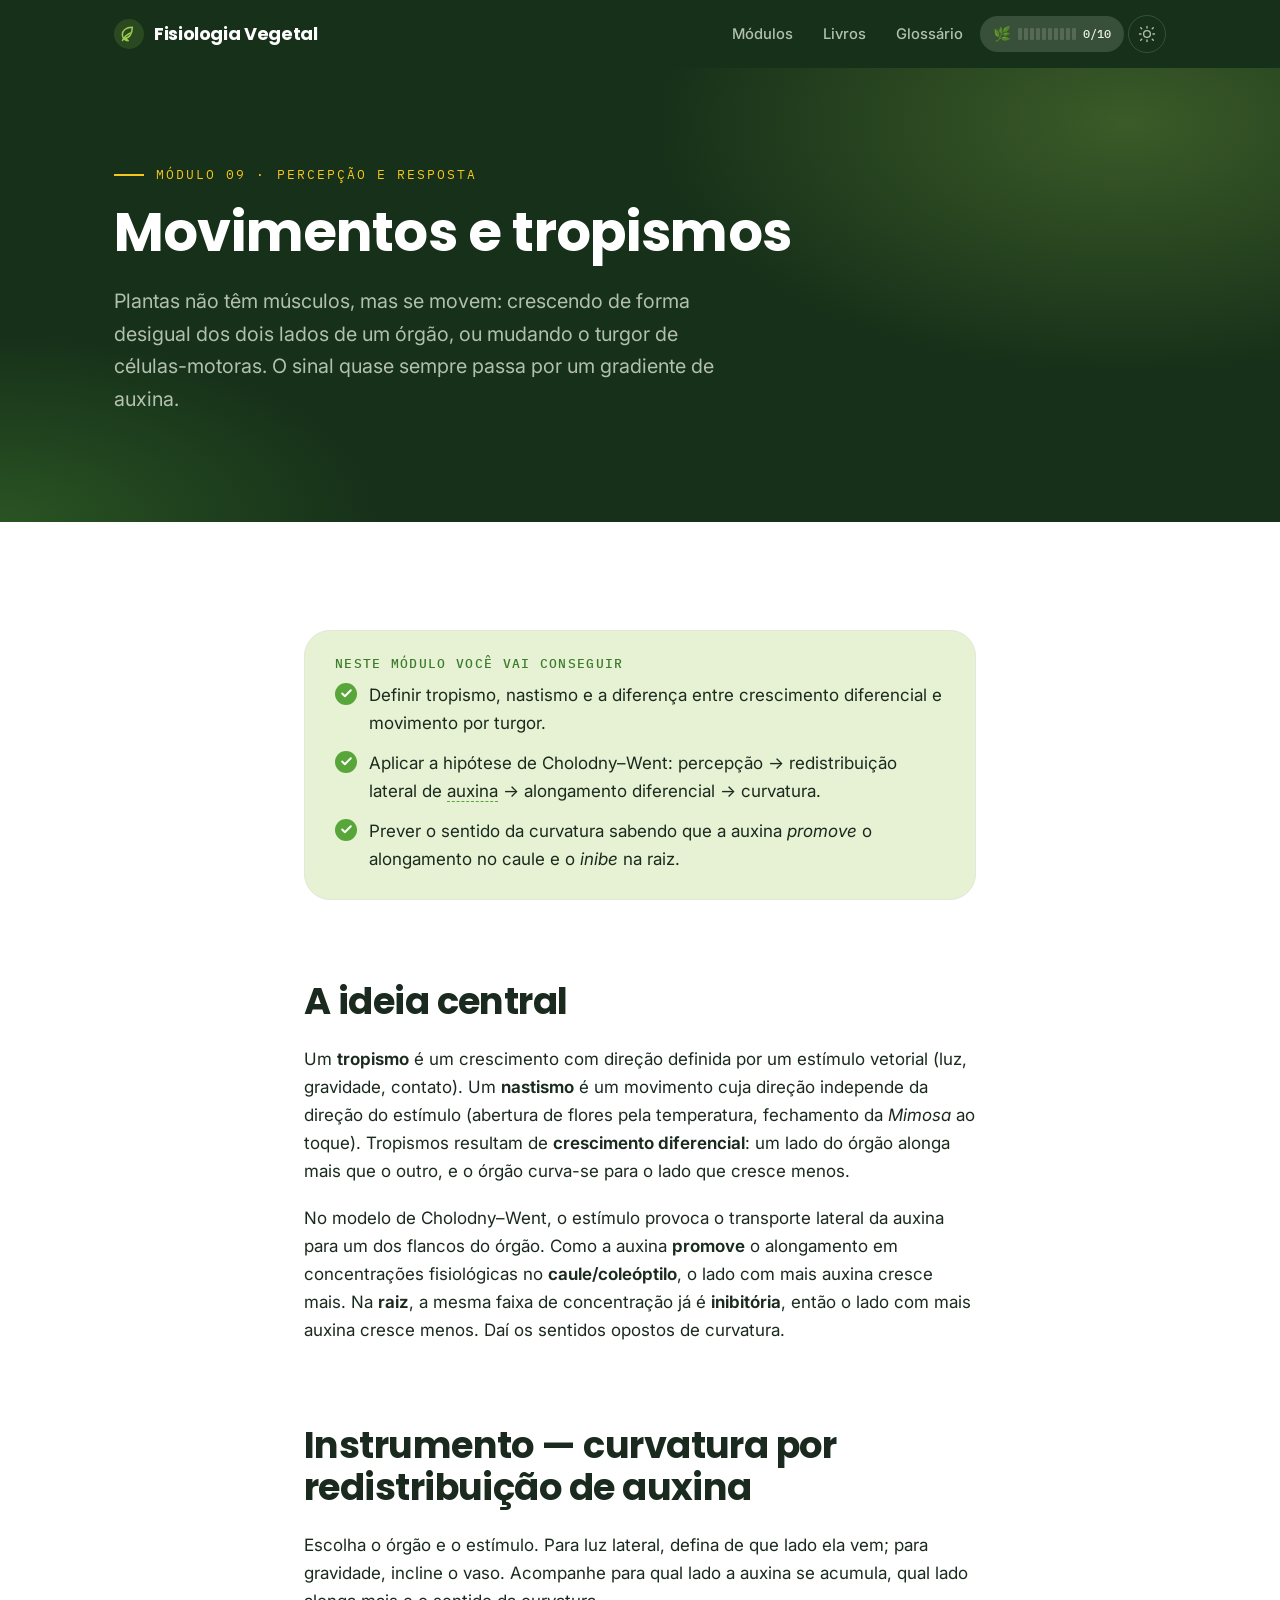
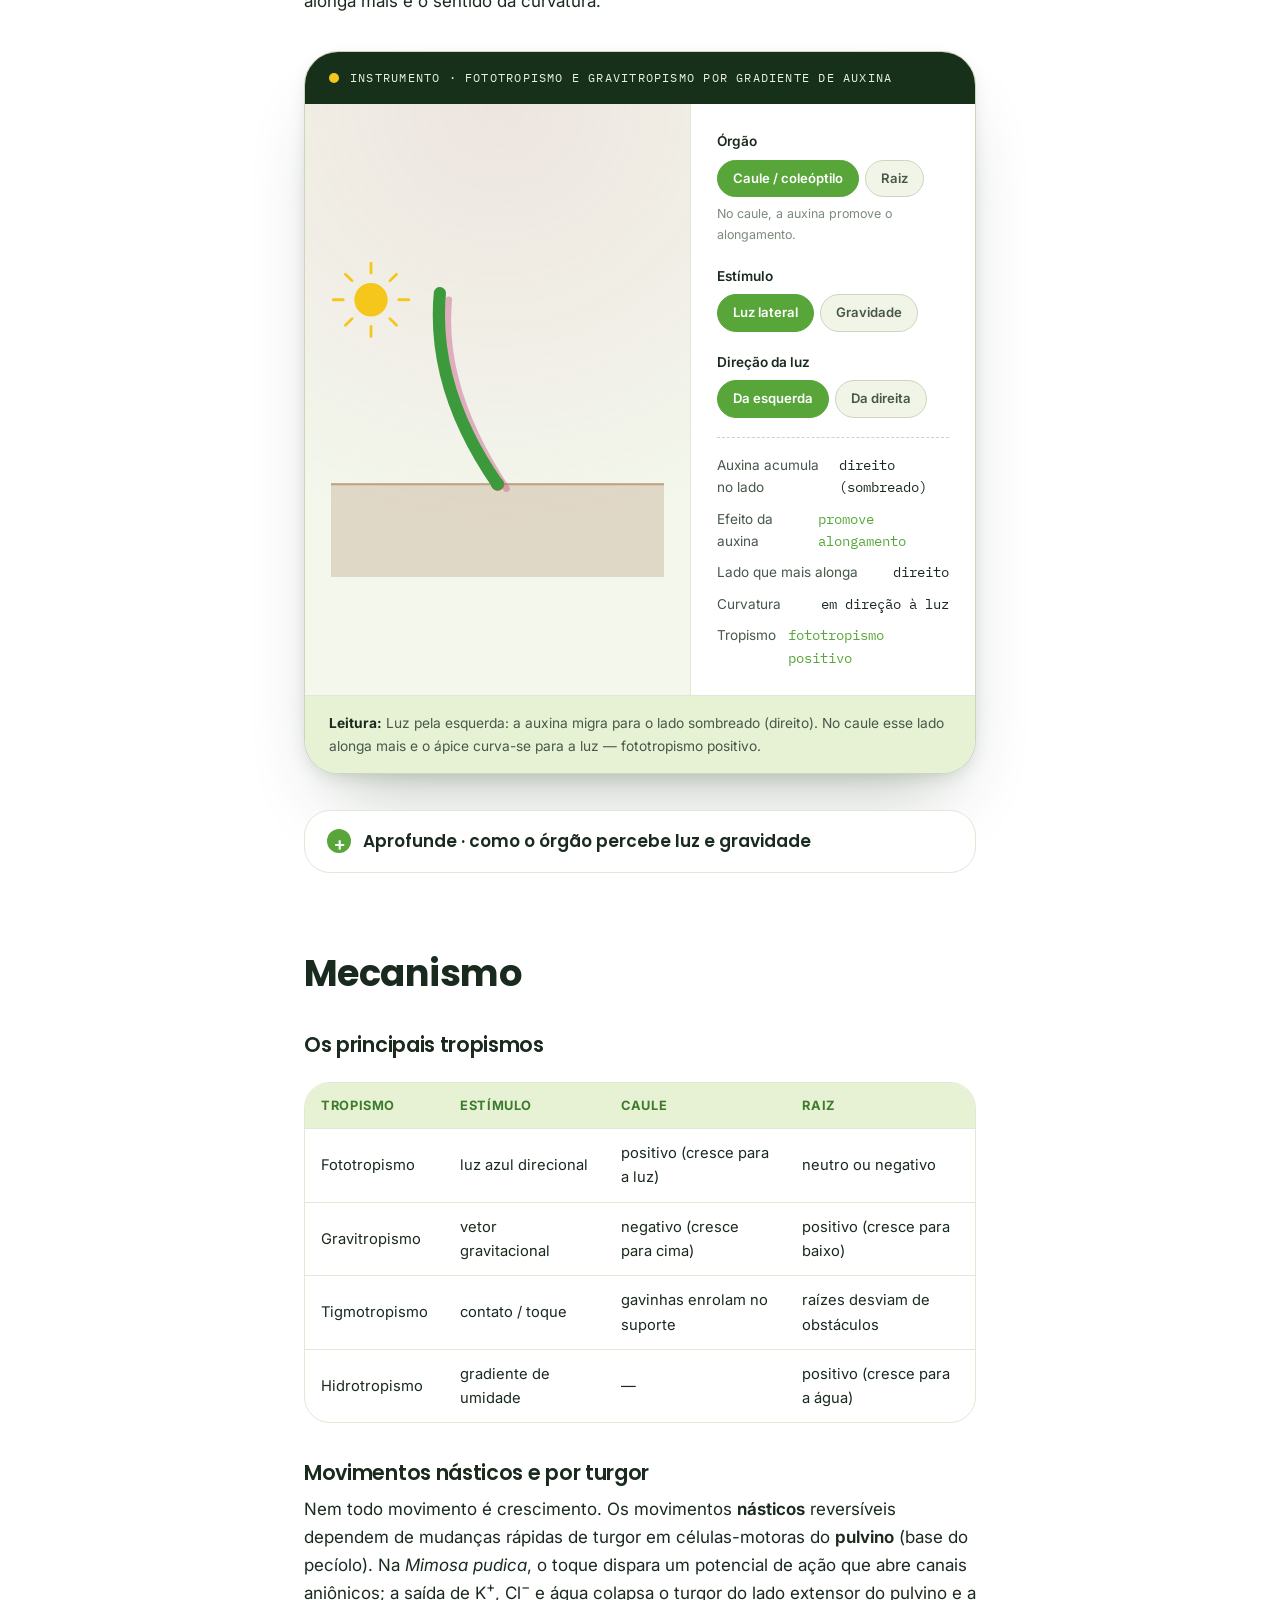
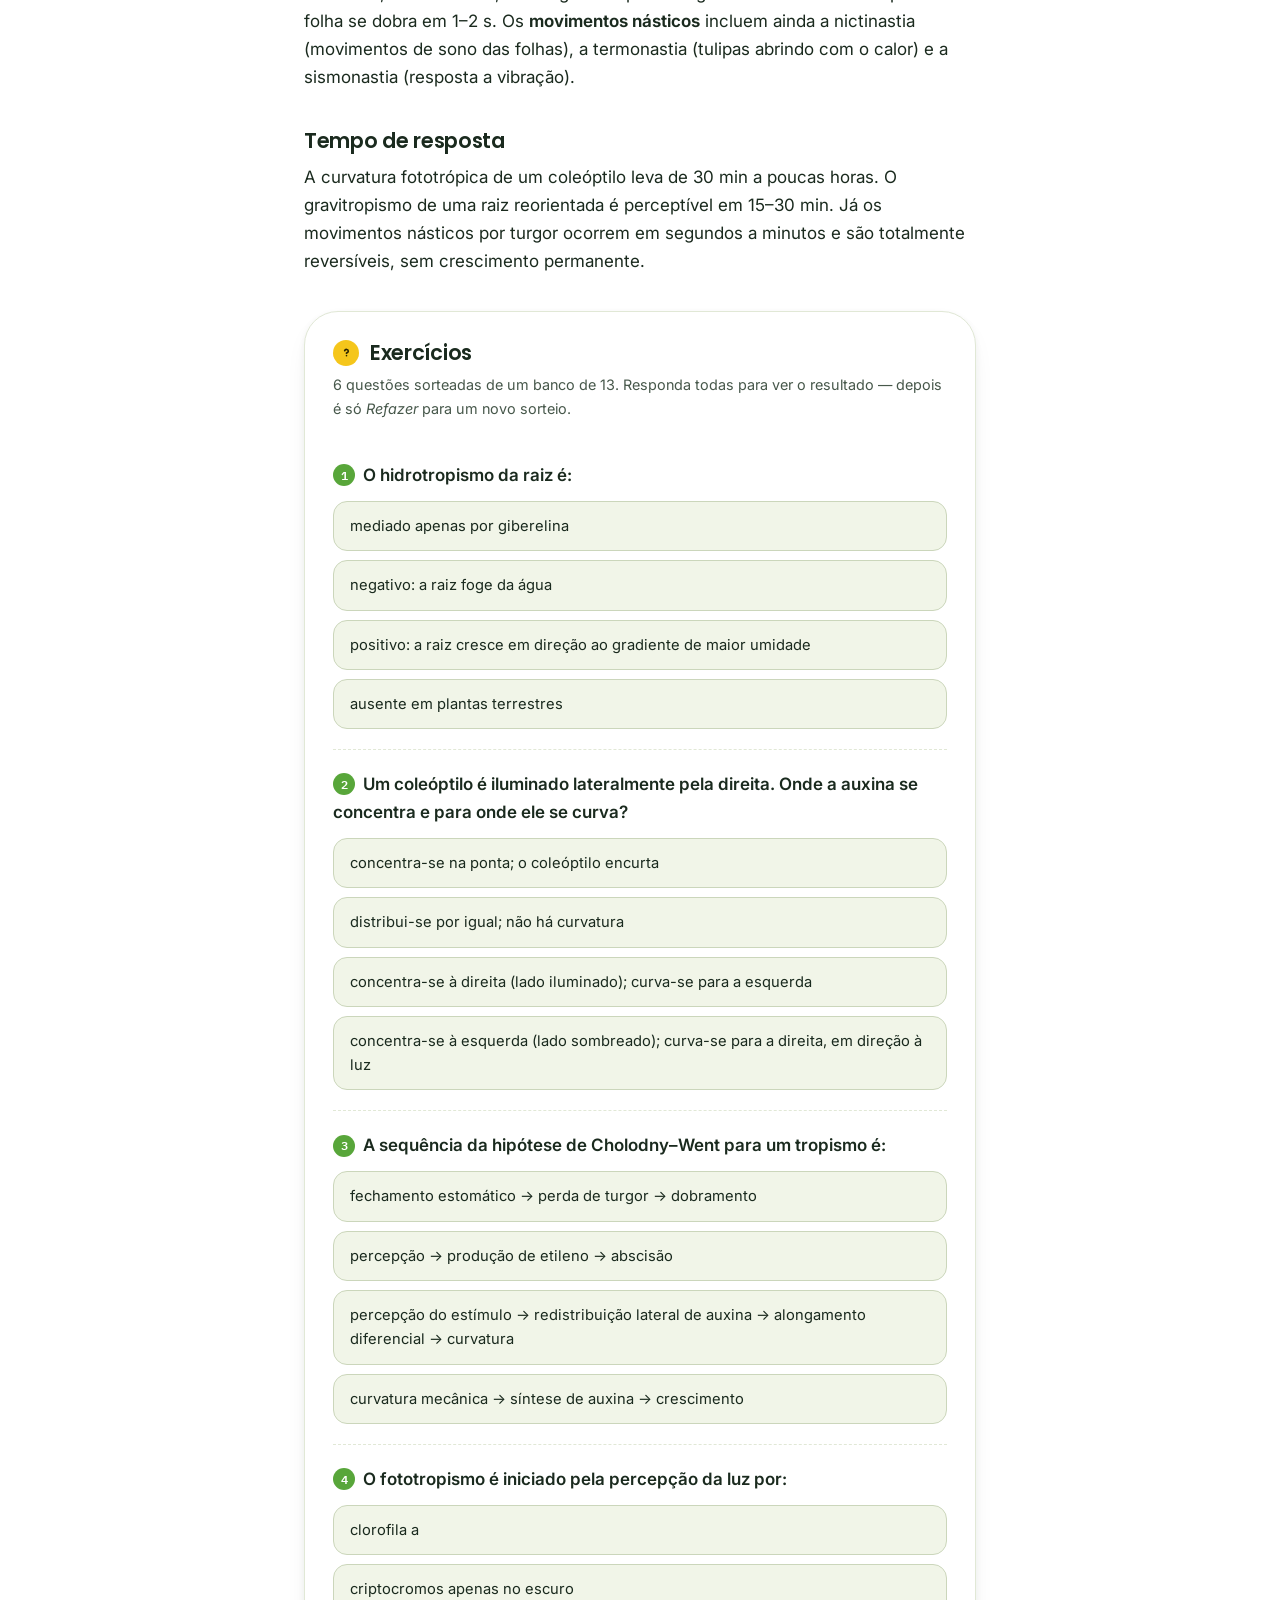
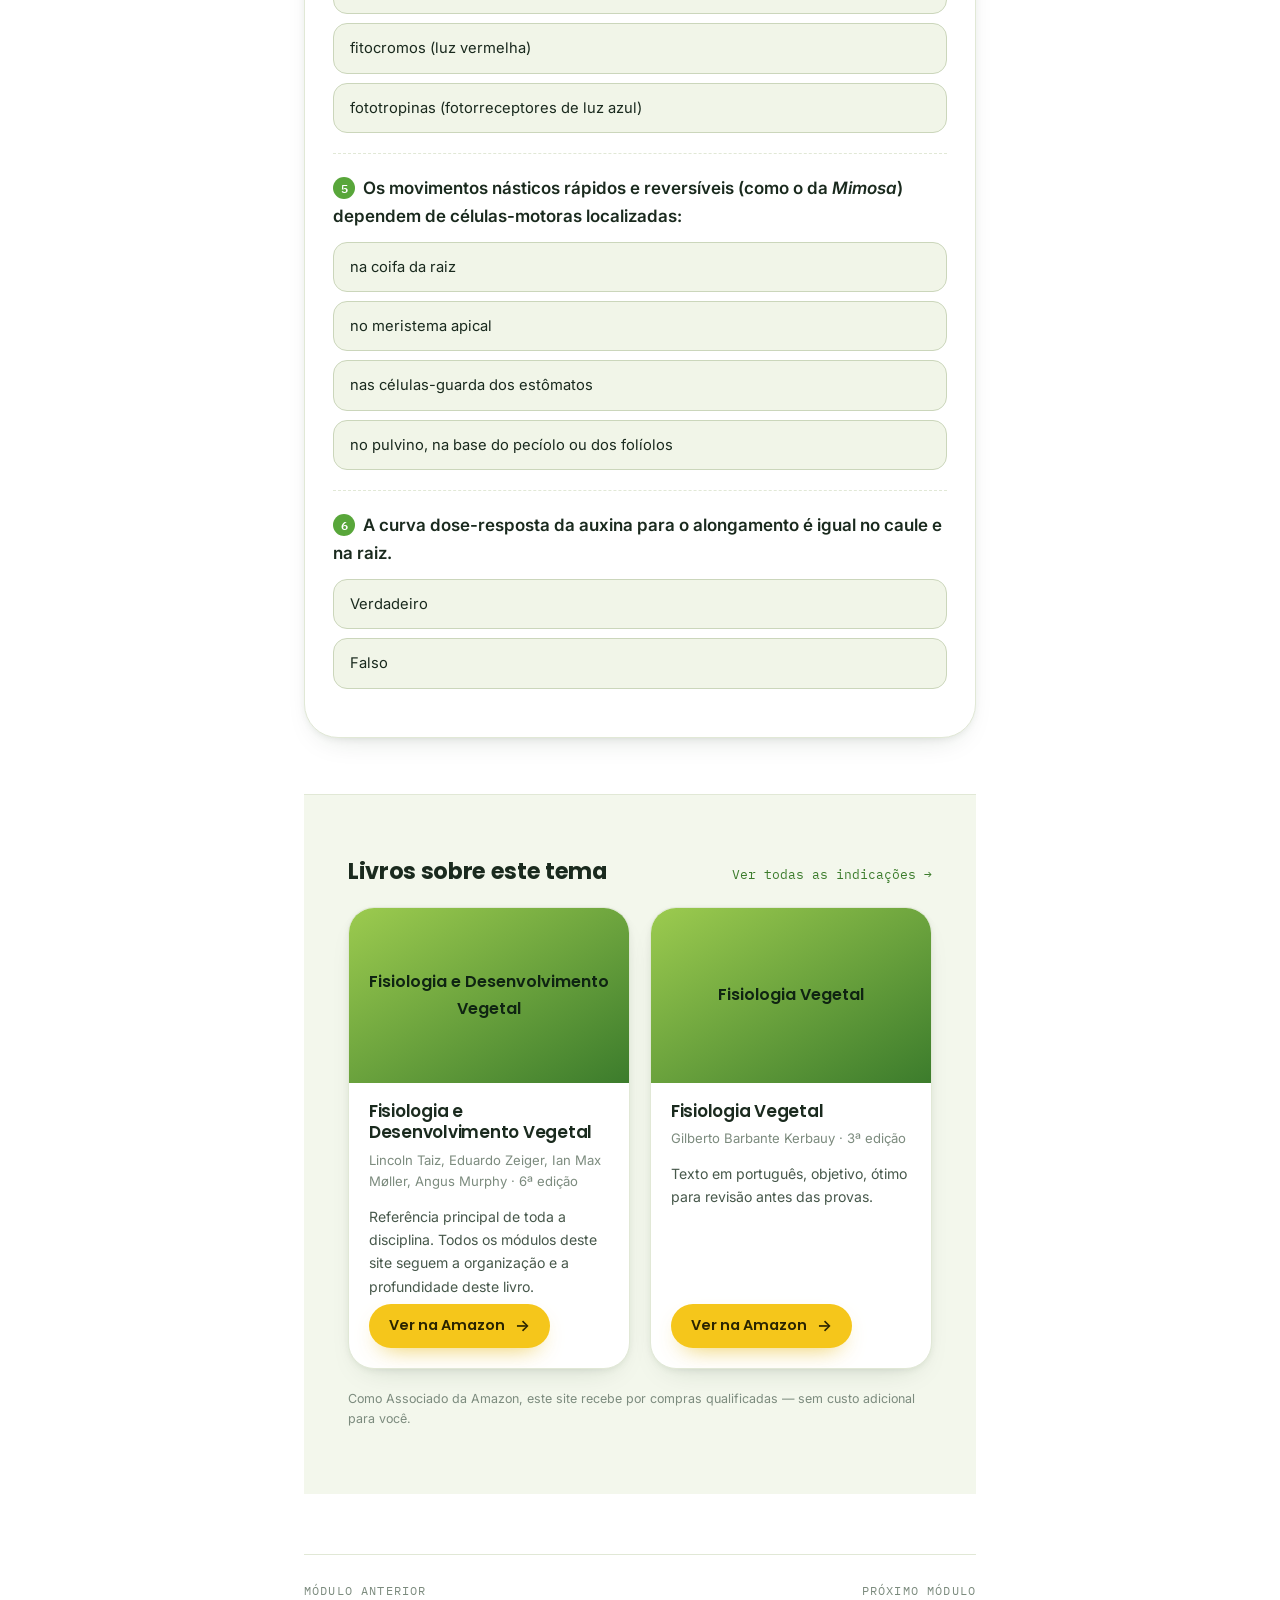
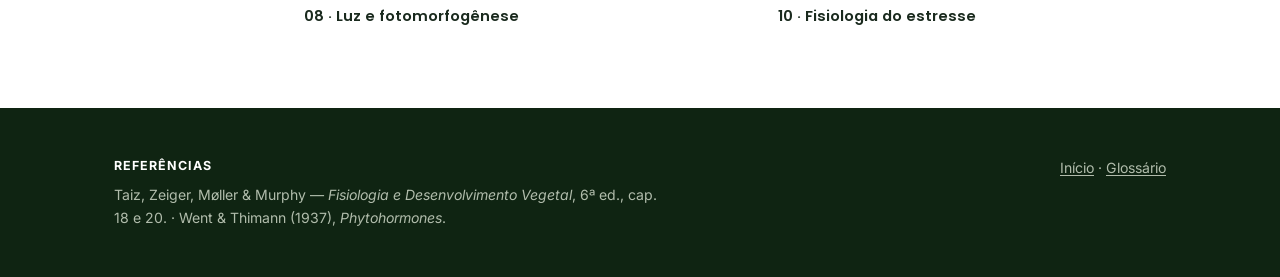
<file: modulos/09-tropismos.html>
<!DOCTYPE html>
<html lang="pt-BR">
<head>
<meta charset="UTF-8">
<meta name="viewport" content="width=device-width, initial-scale=1">
<title>Módulo 09 — Movimentos e tropismos | Fisiologia Vegetal</title>
<meta name="description" content="Fototropismo, gravitropismo, tigmotropismo e movimentos násticos, com simulador de curvatura por redistribuição de auxina.">
<link rel="preconnect" href="https://fonts.googleapis.com">
<link rel="preconnect" href="https://fonts.gstatic.com" crossorigin>
<link href="https://fonts.googleapis.com/css2?family=Poppins:wght@500;600;700&family=Inter:wght@400;500;600&family=IBM+Plex+Mono:wght@400;500&display=swap" rel="stylesheet">
<link rel="stylesheet" href="../css/style.css">
<style>:root { --module: var(--c-rosa); }</style>
</head>
<body>
<a class="skip-link" href="#conteudo">Pular para o conteúdo</a>

<header class="site-header">
  <div class="wrap">
    <a class="brand" href="../index.html">
      <svg class="leaf" viewBox="0 0 24 24" fill="none" stroke="currentColor" stroke-width="1.8" stroke-linecap="round" stroke-linejoin="round"><path d="M11 20A7 7 0 0 1 4 13c0-5 4-9 12-9 0 8-4 13-9 13Z"/><path d="M4 20c2-4 5-7 9-9"/></svg>
      Fisiologia Vegetal
    </a>
    <nav class="site-nav" aria-label="Principal">
      <a href="../index.html#modulos">Módulos</a>
      <a href="../livros.html">Livros</a>
      <a href="../glossario.html">Glossário</a>
      <button class="theme-toggle" type="button" aria-label="Alternar tema claro/escuro">
        <svg viewBox="0 0 24 24" fill="none" stroke="currentColor" stroke-width="1.8" stroke-linecap="round"><circle cx="12" cy="12" r="4.5"/><path d="M12 2v2M12 20v2M4 12H2M22 12h-2M5 5 3.6 3.6M20.4 20.4 19 19M19 5l1.4-1.4M3.6 20.4 5 19"/></svg>
      </button>
    </nav>
  </div>
</header>

<main id="conteudo">

  <section class="module-hero">
    <div class="wrap">
      <p class="kicker">Módulo 09 · Percepção e resposta</p>
      <h1>Movimentos e tropismos</h1>
      <p class="lead">Plantas não têm músculos, mas se movem: crescendo de forma desigual dos dois lados de um órgão, ou mudando o turgor de células-motoras. O sinal quase sempre passa por um gradiente de auxina.</p>
    </div>
  </section>

  <div class="wrap prose">

    <div class="objectives">
      <h2>Neste módulo você vai conseguir</h2>
      <ul>
        <li>Definir tropismo, nastismo e a diferença entre crescimento diferencial e movimento por turgor.</li>
        <li>Aplicar a hipótese de Cholodny&ndash;Went: percepção &rarr; redistribuição lateral de <span class="term" data-term="auxina">auxina</span> &rarr; alongamento diferencial &rarr; curvatura.</li>
        <li>Prever o sentido da curvatura sabendo que a auxina <em>promove</em> o alongamento no caule e o <em>inibe</em> na raiz.</li>
      </ul>
    </div>

    <h2 id="ideia">A ideia central</h2>
    <p>Um <strong>tropismo</strong> é um crescimento com direção definida por um estímulo vetorial (luz, gravidade, contato). Um <strong>nastismo</strong> é um movimento cuja direção independe da direção do estímulo (abertura de flores pela temperatura, fechamento da <em>Mimosa</em> ao toque). Tropismos resultam de <strong>crescimento diferencial</strong>: um lado do órgão alonga mais que o outro, e o órgão curva-se para o lado que cresce menos.</p>
    <p>No modelo de Cholodny&ndash;Went, o estímulo provoca o transporte lateral da auxina para um dos flancos do órgão. Como a auxina <strong>promove</strong> o alongamento em concentrações fisiológicas no <strong>caule/coleóptilo</strong>, o lado com mais auxina cresce mais. Na <strong>raiz</strong>, a mesma faixa de concentração já é <strong>inibitória</strong>, então o lado com mais auxina cresce menos. Daí os sentidos opostos de curvatura.</p>

    <h2 id="instrumento">Instrumento &mdash; curvatura por redistribuição de auxina</h2>
    <p>Escolha o órgão e o estímulo. Para luz lateral, defina de que lado ela vem; para gravidade, incline o vaso. Acompanhe para qual lado a auxina se acumula, qual lado alonga mais e o sentido da curvatura.</p>

    <div class="lab" id="lab-trop">
      <div class="lab-head">Instrumento · fototropismo e gravitropismo por gradiente de auxina</div>
      <div class="lab-body">
        <div class="lab-stage">
          <svg viewBox="0 0 300 320" role="img" aria-label="Plântula que se curva em resposta à luz lateral ou à inclinação do vaso.">
            <g id="sun" opacity="0">
              <circle cx="36" cy="70" r="15" fill="var(--yellow)"/>
              <g stroke="var(--yellow)" stroke-width="2.5" stroke-linecap="round"><path d="M36 46v-9M36 103v-9M11 70H2M70 70h-9M19 53l-6-6M53 87l6 6M53 53l6-6M19 87l-6 6"/></g>
            </g>
            <!-- solo -->
            <rect x="0" y="236" width="300" height="84" fill="var(--c-terra)" fill-opacity="0.22"/>
            <line x1="0" y1="236" x2="300" y2="236" stroke="var(--c-terra)" stroke-opacity="0.5" stroke-width="2"/>
            <!-- eixo de crescimento original (só na gravidade) -->
            <line id="axis0" x1="150" y1="236" x2="150" y2="120" stroke="var(--ink-faint)" stroke-width="1.5" stroke-dasharray="4 4" opacity="0"/>
            <g id="scene">
              <!-- semente / junção -->
              <circle cx="150" cy="236" r="6" fill="var(--c-terra)"/>
              <!-- indicador de auxina (atrás do órgão) -->
              <path id="auxSide" d="" fill="none" stroke="var(--c-rosa)" stroke-width="6" stroke-linecap="round" opacity="0.45"/>
              <!-- órgão -->
              <path id="organ" d="M150 236 Q150 150 150 64" fill="none" stroke="var(--c-verde)" stroke-width="11" stroke-linecap="round"/>
            </g>
            <g id="gArrow" opacity="0">
              <line x1="274" y1="34" x2="274" y2="82" stroke="var(--ink-faint)" stroke-width="2.5"/>
              <path d="M274 88 l-6 -10 h12 Z" fill="var(--ink-faint)"/>
              <text x="252" y="28" font-family="var(--mono)" font-size="10" fill="var(--ink-faint)">g</text>
            </g>
          </svg>
        </div>

        <div class="lab-controls">
          <div class="control">
            <label>Órgão</label>
            <div class="seg" id="organSel" role="group" aria-label="Órgão">
              <button data-o="caule" aria-pressed="true">Caule / coleóptilo</button>
              <button data-o="raiz" aria-pressed="false">Raiz</button>
            </div>
            <span class="hint" id="orgHint">No caule, a auxina promove o alongamento.</span>
          </div>
          <div class="control">
            <label>Estímulo</label>
            <div class="seg" id="stimSel" role="group" aria-label="Estímulo">
              <button data-s="luz" aria-pressed="true">Luz lateral</button>
              <button data-s="grav" aria-pressed="false">Gravidade</button>
            </div>
          </div>
          <div class="control" id="lightCtl">
            <label>Direção da luz</label>
            <div class="seg" id="lightSide" role="group" aria-label="Lado da luz">
              <button data-l="-1" aria-pressed="true">Da esquerda</button>
              <button data-l="1" aria-pressed="false">Da direita</button>
            </div>
          </div>
          <div class="control" id="gravCtl" hidden>
            <label for="tilt">Inclinação do vaso <span class="val" id="tiltV">0°</span></label>
            <input type="range" id="tilt" min="-60" max="60" step="1" value="35">
          </div>

          <div class="readout" aria-live="polite">
            <div class="row"><span class="k">Auxina acumula no lado</span><span class="v" id="oAux">esquerdo (sombreado)</span></div>
            <div class="row"><span class="k">Efeito da auxina</span><span class="v" id="oEff">promove alongamento</span></div>
            <div class="row"><span class="k">Lado que mais alonga</span><span class="v" id="oElong">esquerdo</span></div>
            <div class="row"><span class="k">Curvatura</span><span class="v" id="oCurv">em direção à luz</span></div>
            <div class="row"><span class="k">Tropismo</span><span class="v" id="oTrop">fototropismo positivo</span></div>
          </div>
        </div>
      </div>
      <div class="lab-note"><b>Leitura:</b> <span id="note">Luz pela esquerda: a auxina migra para o lado sombreado (direito). No caule esse lado alonga mais e o ápice curva-se para a luz — fototropismo positivo.</span></div>
    </div>

    <details class="deepen">
      <summary>Aprofunde · como o órgão percebe luz e gravidade</summary>
      <div class="deepen-body">
        <p><strong>Fototropismo:</strong> as <strong>fototropinas</strong> (phot1, phot2), quinases ativadas por luz azul, geram um gradiente de sinal transversal ao órgão. Isso relocaliza os transportadores de efluxo <strong>PIN</strong> (e ativa/inibe outros carreadores), desviando o fluxo de auxina para o lado sombreado. A curvatura ocorre na zona de alongamento, logo abaixo do ápice.</p>
        <p><strong>Gravitropismo:</strong> a percepção está nos <strong>estatócitos</strong> &mdash; células da coifa (raiz) e da bainha amilífera (caule) &mdash; onde amiloplastos densos (<strong>estatólitos</strong>) sedimentam no fundo da célula conforme a orientação. Sua deposição reposiciona proteínas PIN (sobretudo PIN3), concentrando auxina no <strong>lado inferior</strong>. Sinalização por Ca<sup>2+</sup>, pH e as proteínas LAZY/RCC transmitem a informação.</p>
        <p><strong>Curva dose&ndash;resposta da auxina:</strong> concentrações que estimulam o alongamento do caule (~10<sup>−6</sup>&nbsp;M) já são supraótimas &mdash; inibitórias &mdash; para a raiz (ótimo ~10<sup>−10</sup>&nbsp;M). O mesmo gradiente lateral produz, portanto, curvaturas opostas: o caule cresce em direção à luz e contra a gravidade (tropismos negativo à gravidade, positivo à luz); a raiz, o inverso.</p>
        <p><strong>Modelo do instrumento:</strong> define-se o lado de acúmulo de auxina (sombreado, na luz; inferior, na gravidade). O lado que mais alonga é o lado da auxina no caule e o lado oposto na raiz. A curvatura aponta para o lado que alonga menos.</p>
      </div>
    </details>

    <h2 id="mecanismo">Mecanismo</h2>

    <h3>Os principais tropismos</h3>
    <div class="tbl-wrap">
      <table>
        <thead><tr><th>Tropismo</th><th>Estímulo</th><th>Caule</th><th>Raiz</th></tr></thead>
        <tbody>
          <tr><td>Fototropismo</td><td>luz azul direcional</td><td>positivo (cresce para a luz)</td><td>neutro ou negativo</td></tr>
          <tr><td>Gravitropismo</td><td>vetor gravitacional</td><td>negativo (cresce para cima)</td><td>positivo (cresce para baixo)</td></tr>
          <tr><td>Tigmotropismo</td><td>contato / toque</td><td>gavinhas enrolam no suporte</td><td>raízes desviam de obstáculos</td></tr>
          <tr><td>Hidrotropismo</td><td>gradiente de umidade</td><td>&mdash;</td><td>positivo (cresce para a água)</td></tr>
        </tbody>
      </table>
    </div>

    <h3>Movimentos násticos e por turgor</h3>
    <p>Nem todo movimento é crescimento. Os movimentos <strong>násticos</strong> reversíveis dependem de mudanças rápidas de turgor em células-motoras do <strong>pulvino</strong> (base do pecíolo). Na <em>Mimosa pudica</em>, o toque dispara um potencial de ação que abre canais aniônicos; a saída de K<sup>+</sup>, Cl<sup>−</sup> e água colapsa o turgor do lado extensor do pulvino e a folha se dobra em 1&ndash;2&nbsp;s. Os <strong>movimentos násticos</strong> incluem ainda a nictinastia (movimentos de sono das folhas), a termonastia (tulipas abrindo com o calor) e a sismonastia (resposta a vibração).</p>

    <h3>Tempo de resposta</h3>
    <p>A curvatura fototrópica de um coleóptilo leva de 30&nbsp;min a poucas horas. O gravitropismo de uma raiz reorientada é perceptível em 15&ndash;30&nbsp;min. Já os movimentos násticos por turgor ocorrem em segundos a minutos e são totalmente reversíveis, sem crescimento permanente.</p>

    <section class="exercicios" data-modulo="09-tropismos" aria-label="Exercícios"></section>

    <div class="pager">
      <a class="prev" href="08-luz.html"><span>Módulo anterior</span><strong>08 · Luz e fotomorfogênese</strong></a>
      <a class="next" href="10-estresse.html"><span>Próximo módulo</span><strong>10 · Fisiologia do estresse</strong></a>
    </div>

  </div>
</main>

<footer class="site-footer">
  <div class="wrap">
    <div class="refs">
      <b>Referências</b>
      Taiz, Zeiger, Møller &amp; Murphy — <em>Fisiologia e Desenvolvimento Vegetal</em>, 6ª ed., cap. 18 e 20. · Went &amp; Thimann (1937), <em>Phytohormones</em>.
    </div>
    <div><a href="../index.html">Início</a> · <a href="../glossario.html">Glossário</a></div>
  </div>
</footer>

<script src="../js/exercicios-data.js"></script>
<script src="../js/livros-data.js"></script>
<script src="../js/gamify.js"></script>
<script src="../js/main.js"></script>
<script>
(function () {
  var $ = function (id) { return document.getElementById(id); };
  var clamp = FV.clamp;
  var E = {
    tilt: $("tilt"), tiltV: $("tiltV"),
    oAux: $("oAux"), oEff: $("oEff"), oElong: $("oElong"), oCurv: $("oCurv"), oTrop: $("oTrop"), note: $("note"),
    organ: $("organ"), auxSide: $("auxSide"), sun: $("sun"), gArrow: $("gArrow"), scene: $("scene"),
    axis0: $("axis0"), lightCtl: $("lightCtl"), gravCtl: $("gravCtl")
  };
  var organBtns = document.querySelectorAll("#organSel button");
  var stimBtns = document.querySelectorAll("#stimSel button");
  var lightBtns = document.querySelectorAll("#lightSide button");
  var ORGAN = "caule", STIM = "luz", LIGHT = -1;

  var cur = 0;         // curvatura atual (deslocamento horizontal da ponta, px)
  var targetDx = 0;
  var sceneTilt = 0, targetTilt = 0;

  function labelSide(sgn) { return sgn < 0 ? "esquerdo" : "direito"; }

  function compute() {
    var isShoot = ORGAN === "caule";
    var auxSideSign, elongSideSign, curvatureDx, trop, curvTxt, auxTxt;

    if (STIM === "luz") {
      targetTilt = 0;
      // auxina vai para o lado sombreado = oposto à luz
      auxSideSign = -LIGHT;
      auxTxt = labelSide(auxSideSign) + " (sombreado)";
      // caule: lado da auxina alonga mais; raiz: lado oposto alonga mais
      elongSideSign = isShoot ? auxSideSign : -auxSideSign;
      // curva-se para o lado que alonga MENOS
      curvatureDx = -elongSideSign * (isShoot ? 52 : 38);
      if (isShoot) { trop = "fototropismo positivo"; curvTxt = "em direção à luz"; }
      else { trop = "fototropismo negativo"; curvTxt = "para longe da luz"; }
    } else {
      var tilt = +E.tilt.value;
      targetTilt = tilt;
      // lado inferior após inclinar: se tilt > 0 (horário), o lado inferior é o direito
      var lowerSign = tilt >= 0 ? 1 : -1;
      auxSideSign = lowerSign;
      auxTxt = "inferior";
      elongSideSign = isShoot ? lowerSign : -lowerSign;
      // correção: a ponta volta ao alinhamento vertical, cancelando o deslocamento
      // horizontal do segmento basal já crescido na direção da inclinação
      var Lc = isShoot ? 172 : 64;
      var tr = tilt * Math.PI / 180;
      curvatureDx = -Math.sin(tr) * 0.42 * Lc * 1.18;
      if (isShoot) { trop = "gravitropismo negativo"; curvTxt = "para cima (retorna à vertical)"; }
      else { trop = "gravitropismo positivo"; curvTxt = "para baixo (retorna à vertical)"; }
      if (tilt === 0) { curvatureDx = 0; curvTxt = "sem curvatura (já vertical)"; }
    }

    return {
      isShoot: isShoot, auxTxt: auxTxt, auxSideSign: auxSideSign,
      elongTxt: labelSide(elongSideSign), curvatureDx: curvatureDx,
      trop: trop, curvTxt: curvTxt
    };
  }

  function render() {
    var s = compute();
    E.tiltV.textContent = (+E.tilt.value) + "°";
    E.oAux.textContent = s.auxTxt;
    E.oEff.textContent = s.isShoot ? "promove alongamento" : "inibe alongamento";
    E.oElong.textContent = s.elongTxt;
    E.oCurv.textContent = s.curvTxt;
    E.oTrop.textContent = s.trop;
    E.oTrop.className = "v good";
    E.oEff.className = "v " + (s.isShoot ? "good" : "warn");

    E.sun.setAttribute("opacity", STIM === "luz" ? "1" : "0");
    if (STIM === "luz") {
      var cx = LIGHT < 0 ? 34 : 266;
      E.sun.setAttribute("transform", "translate(" + (cx - 34) + ",0)");
    }
    E.gArrow.setAttribute("opacity", STIM === "grav" ? "1" : "0");

    targetDx = s.curvatureDx;

    var note;
    if (STIM === "luz") {
      note = "Luz pela " + (LIGHT < 0 ? "esquerda" : "direita") + ": a auxina migra para o lado sombreado (" + labelSide(s.auxSideSign) + "). " +
        (s.isShoot ? "No caule esse lado alonga mais e o ápice curva-se para a luz — fototropismo positivo."
                   : "Na raiz esse lado alonga menos, então a curvatura é para longe da luz — fototropismo negativo.");
    } else {
      var tl = +E.tilt.value;
      if (tl === 0) note = "Vaso na vertical: sem gradiente gravitacional lateral, o órgão cresce reto.";
      else note = "Vaso inclinado " + Math.abs(tl) + "°: estatólitos sedimentam no lado inferior e a auxina se concentra ali. " +
        (s.isShoot ? "No caule o lado inferior alonga mais e a ponta sobe de volta à vertical."
                   : "Na raiz o lado inferior alonga menos e a ponta desce, no sentido da gravidade.");
    }
    E.note.textContent = note;
  }

  function anim() {
    cur += (targetDx - cur) * 0.08;
    sceneTilt += (targetTilt - sceneTilt) * 0.1;
    var isShoot = ORGAN === "caule";
    var dir = isShoot ? -1 : 1;             // -1 cresce para cima, +1 para baixo
    var bx = 150, by = 236, L = isShoot ? 172 : 62;
    var d, da, ax0 = "0";

    if (STIM === "luz") {
      var tipY = by + dir * L, midY = (by + tipY) / 2, ctrl = cur * 1.15;
      d  = "M" + bx + " " + by + " Q" + (bx + ctrl).toFixed(1) + " " + midY + " " + (bx + cur).toFixed(1) + " " + tipY;
      var off = compute().auxSideSign * 8;
      da = "M" + (bx + off) + " " + (by - 4 * dir) + " Q" + (bx + ctrl + off) + " " + midY + " " + (bx + cur + off) + " " + (tipY - 6 * dir);
    } else {
      // segmento basal reto na direção da inclinação + curva de correção até a vertical
      var tr = sceneTilt * Math.PI / 180;
      var d1 = L * 0.42;
      var p1x = bx + Math.sin(tr) * d1, p1y = by + dir * Math.cos(tr) * d1;
      var tipX = p1x + cur, tipY2 = p1y + dir * (L - d1);
      var mx = (p1x + tipX) / 2, my = (p1y + tipY2) / 2;
      d  = "M" + bx + " " + by + " L" + p1x.toFixed(1) + " " + p1y.toFixed(1) +
           " Q" + (mx + cur * 0.4).toFixed(1) + " " + my.toFixed(1) + " " + tipX.toFixed(1) + " " + tipY2.toFixed(1);
      var offg = compute().auxSideSign * 8;
      da = "M" + (bx + offg) + " " + (by - 4 * dir) + " L" + (p1x + offg).toFixed(1) + " " + p1y.toFixed(1) +
           " Q" + (mx + cur * 0.4 + offg).toFixed(1) + " " + my.toFixed(1) + " " + (tipX + offg).toFixed(1) + " " + (tipY2 - 6 * dir).toFixed(1);
      // eixo original tracejado
      var ex = bx + Math.sin(tr) * L, ey = by + dir * Math.cos(tr) * L;
      E.axis0.setAttribute("x2", ex.toFixed(1)); E.axis0.setAttribute("y2", ey.toFixed(1));
      ax0 = Math.abs(sceneTilt) > 1 ? "0.7" : "0";
    }
    E.organ.setAttribute("d", d);
    E.organ.setAttribute("stroke", isShoot ? "var(--c-verde)" : "var(--c-terra)");
    E.auxSide.setAttribute("d", da);
    E.axis0.setAttribute("opacity", STIM === "grav" ? ax0 : "0");
    requestAnimationFrame(anim);
  }

  organBtns.forEach(function (b) {
    b.addEventListener("click", function () {
      organBtns.forEach(function (x) { x.setAttribute("aria-pressed", "false"); });
      b.setAttribute("aria-pressed", "true"); ORGAN = b.dataset.o;
      $("orgHint").textContent = ORGAN === "caule" ? "No caule, a auxina promove o alongamento." : "Na raiz, a mesma concentração de auxina inibe o alongamento.";
      render();
    });
  });
  stimBtns.forEach(function (b) {
    b.addEventListener("click", function () {
      stimBtns.forEach(function (x) { x.setAttribute("aria-pressed", "false"); });
      b.setAttribute("aria-pressed", "true"); STIM = b.dataset.s;
      E.lightCtl.hidden = STIM !== "luz";
      E.gravCtl.hidden = STIM !== "grav";
      render();
    });
  });
  lightBtns.forEach(function (b) {
    b.addEventListener("click", function () {
      lightBtns.forEach(function (x) { x.setAttribute("aria-pressed", "false"); });
      b.setAttribute("aria-pressed", "true"); LIGHT = +b.dataset.l; render();
    });
  });
  E.tilt.addEventListener("input", render);
  render();
  requestAnimationFrame(anim);
})();
</script>
</body>
</html>
</file>
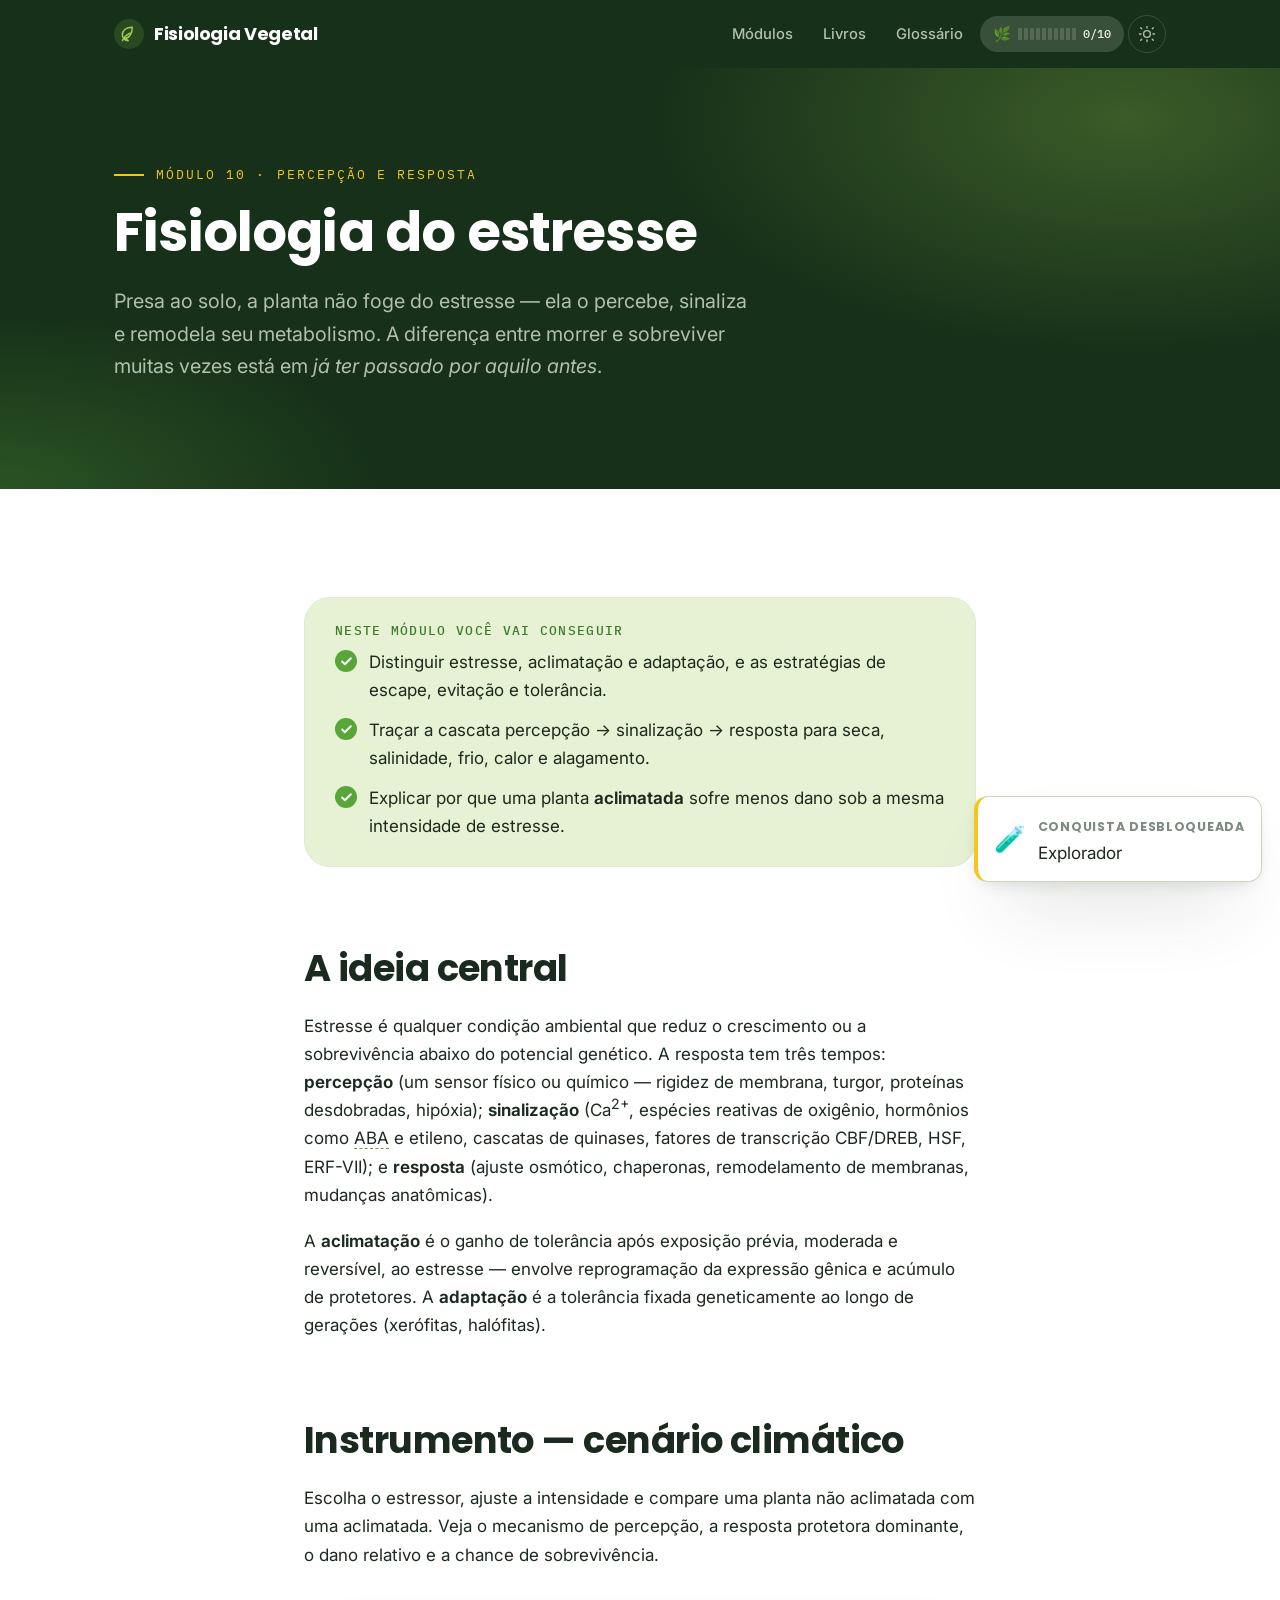
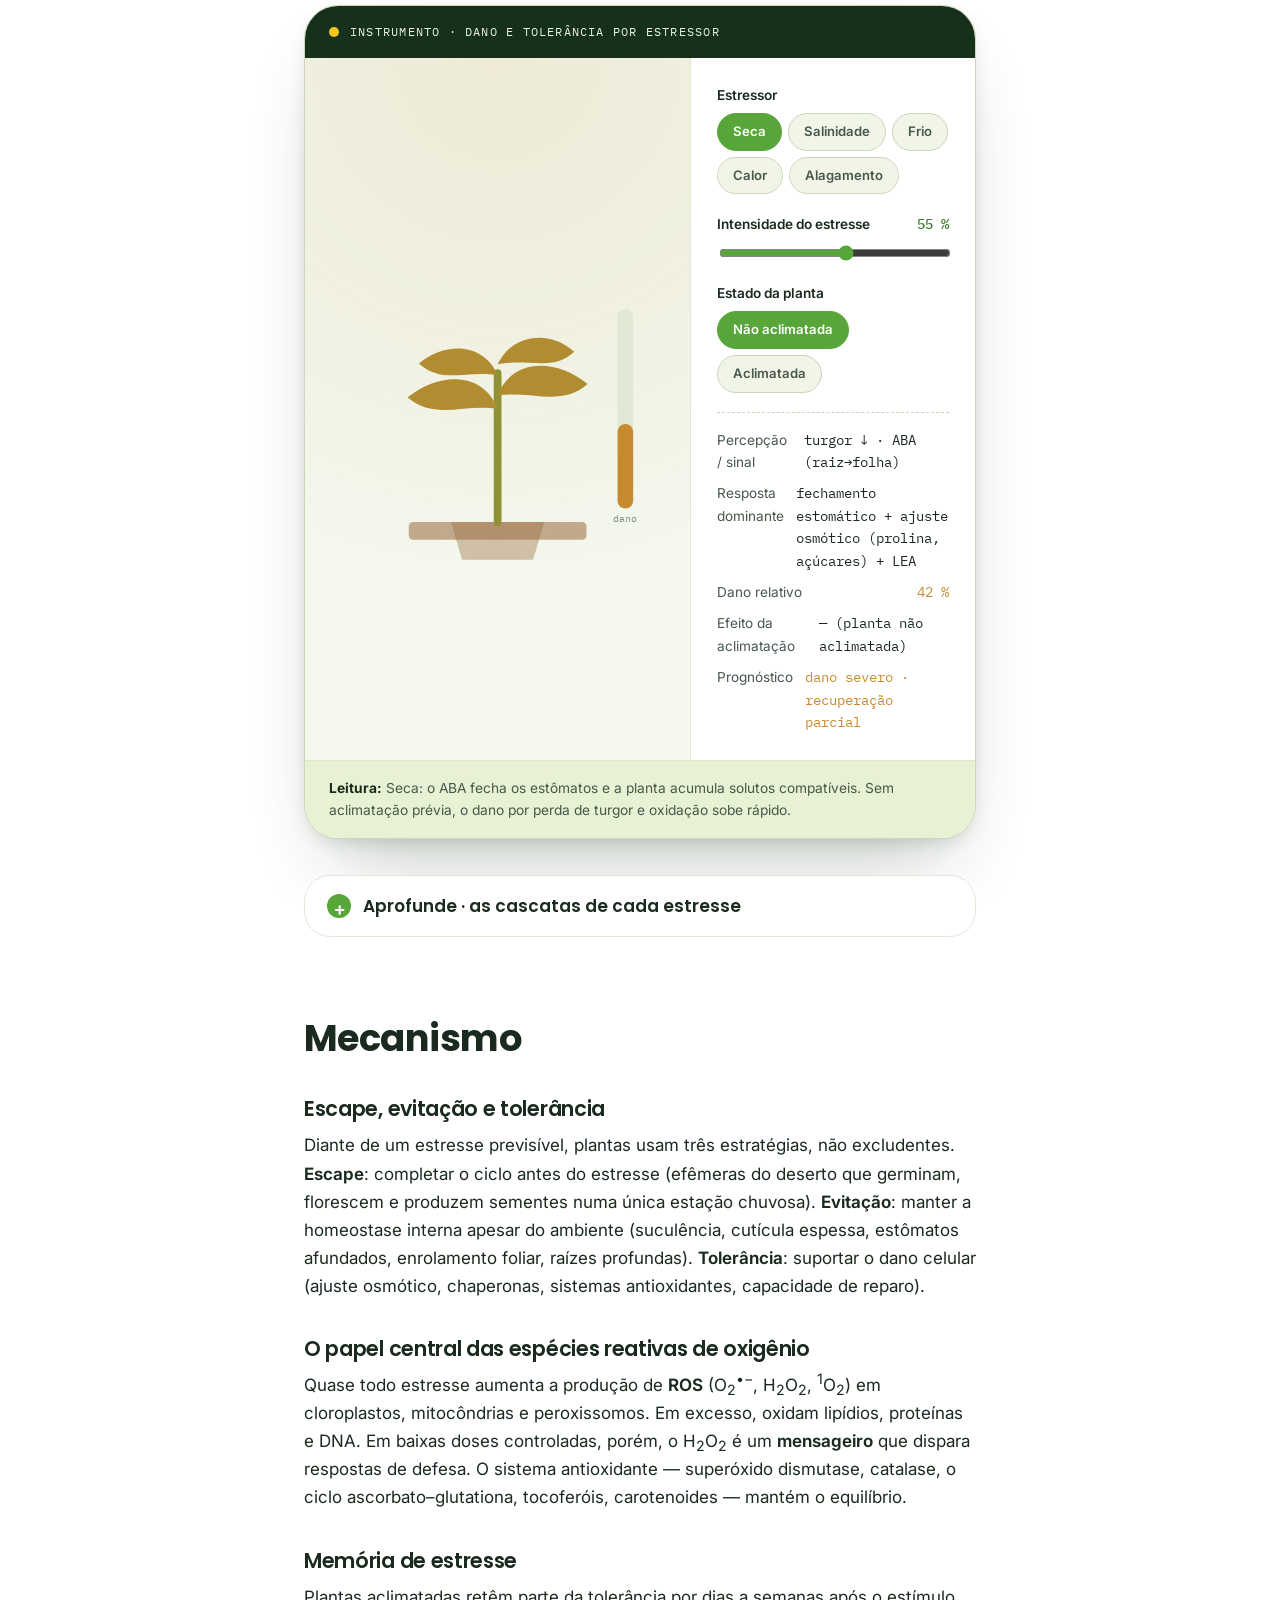
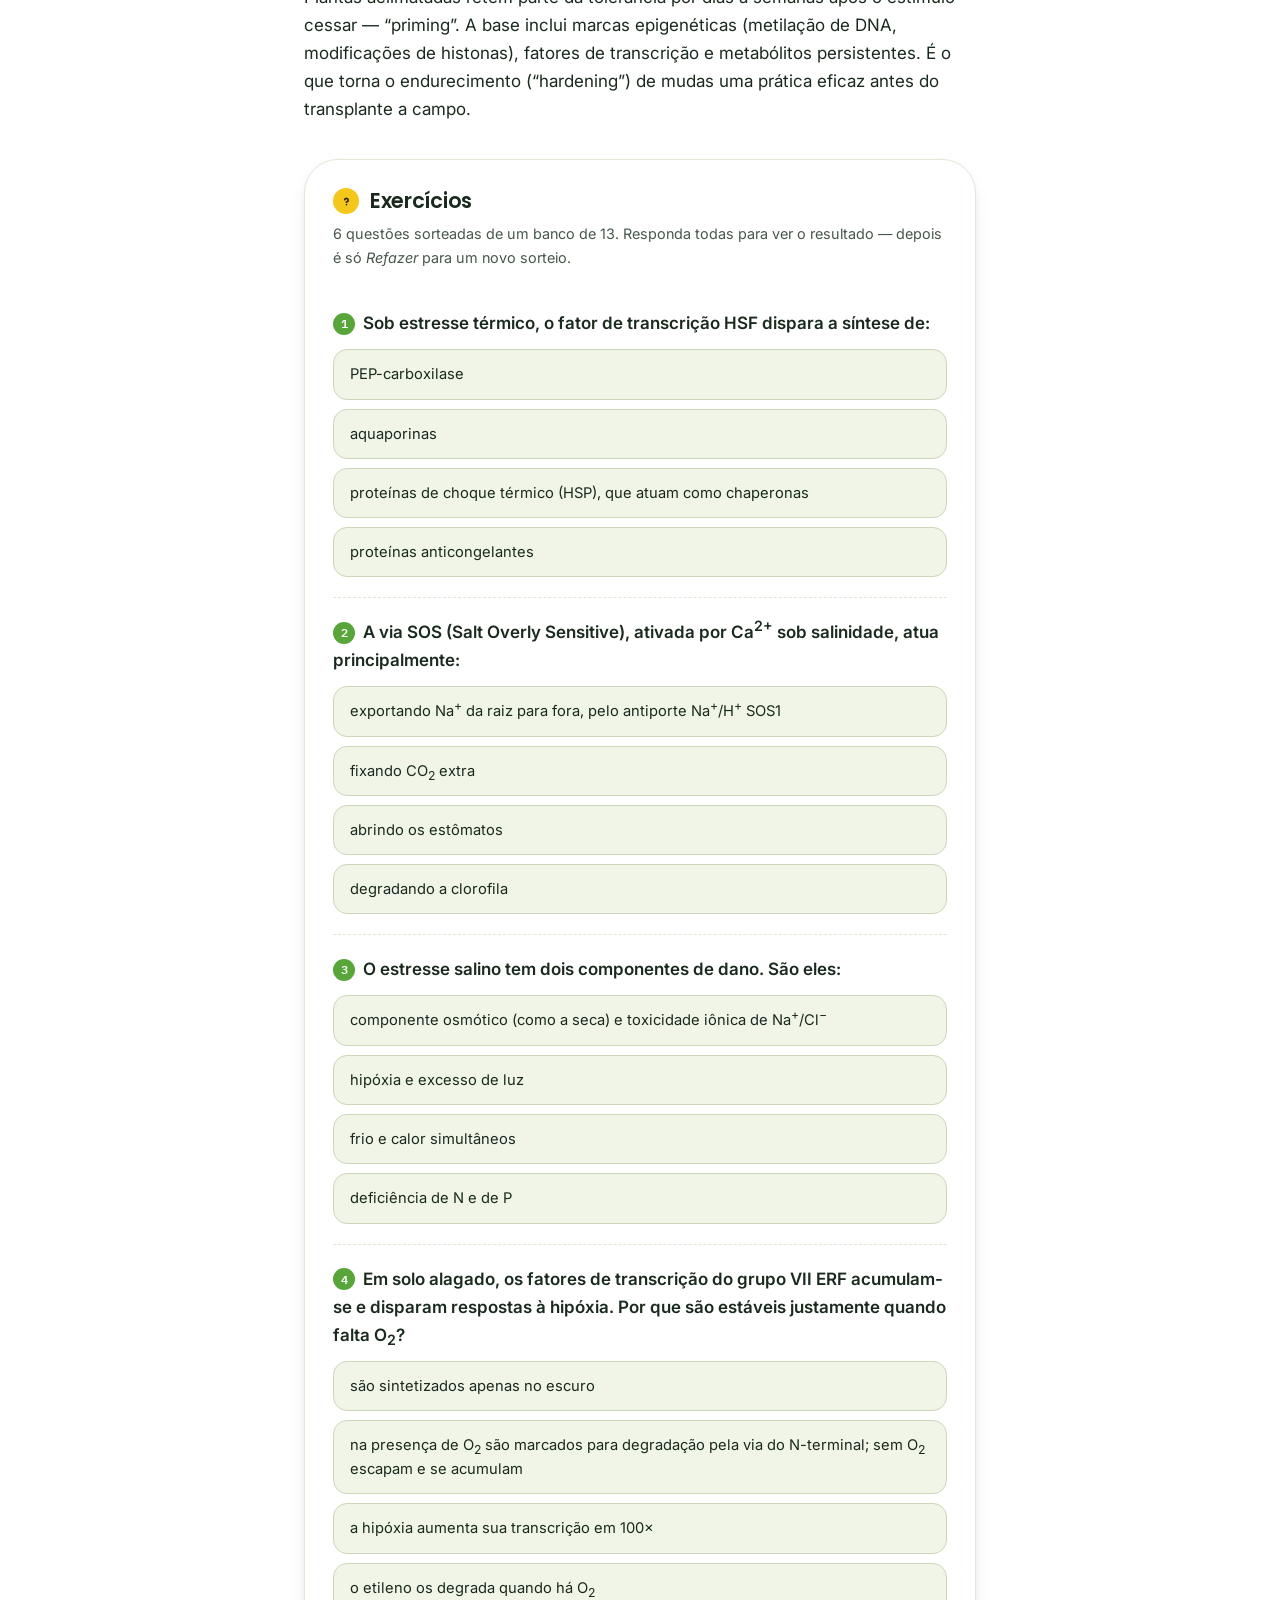
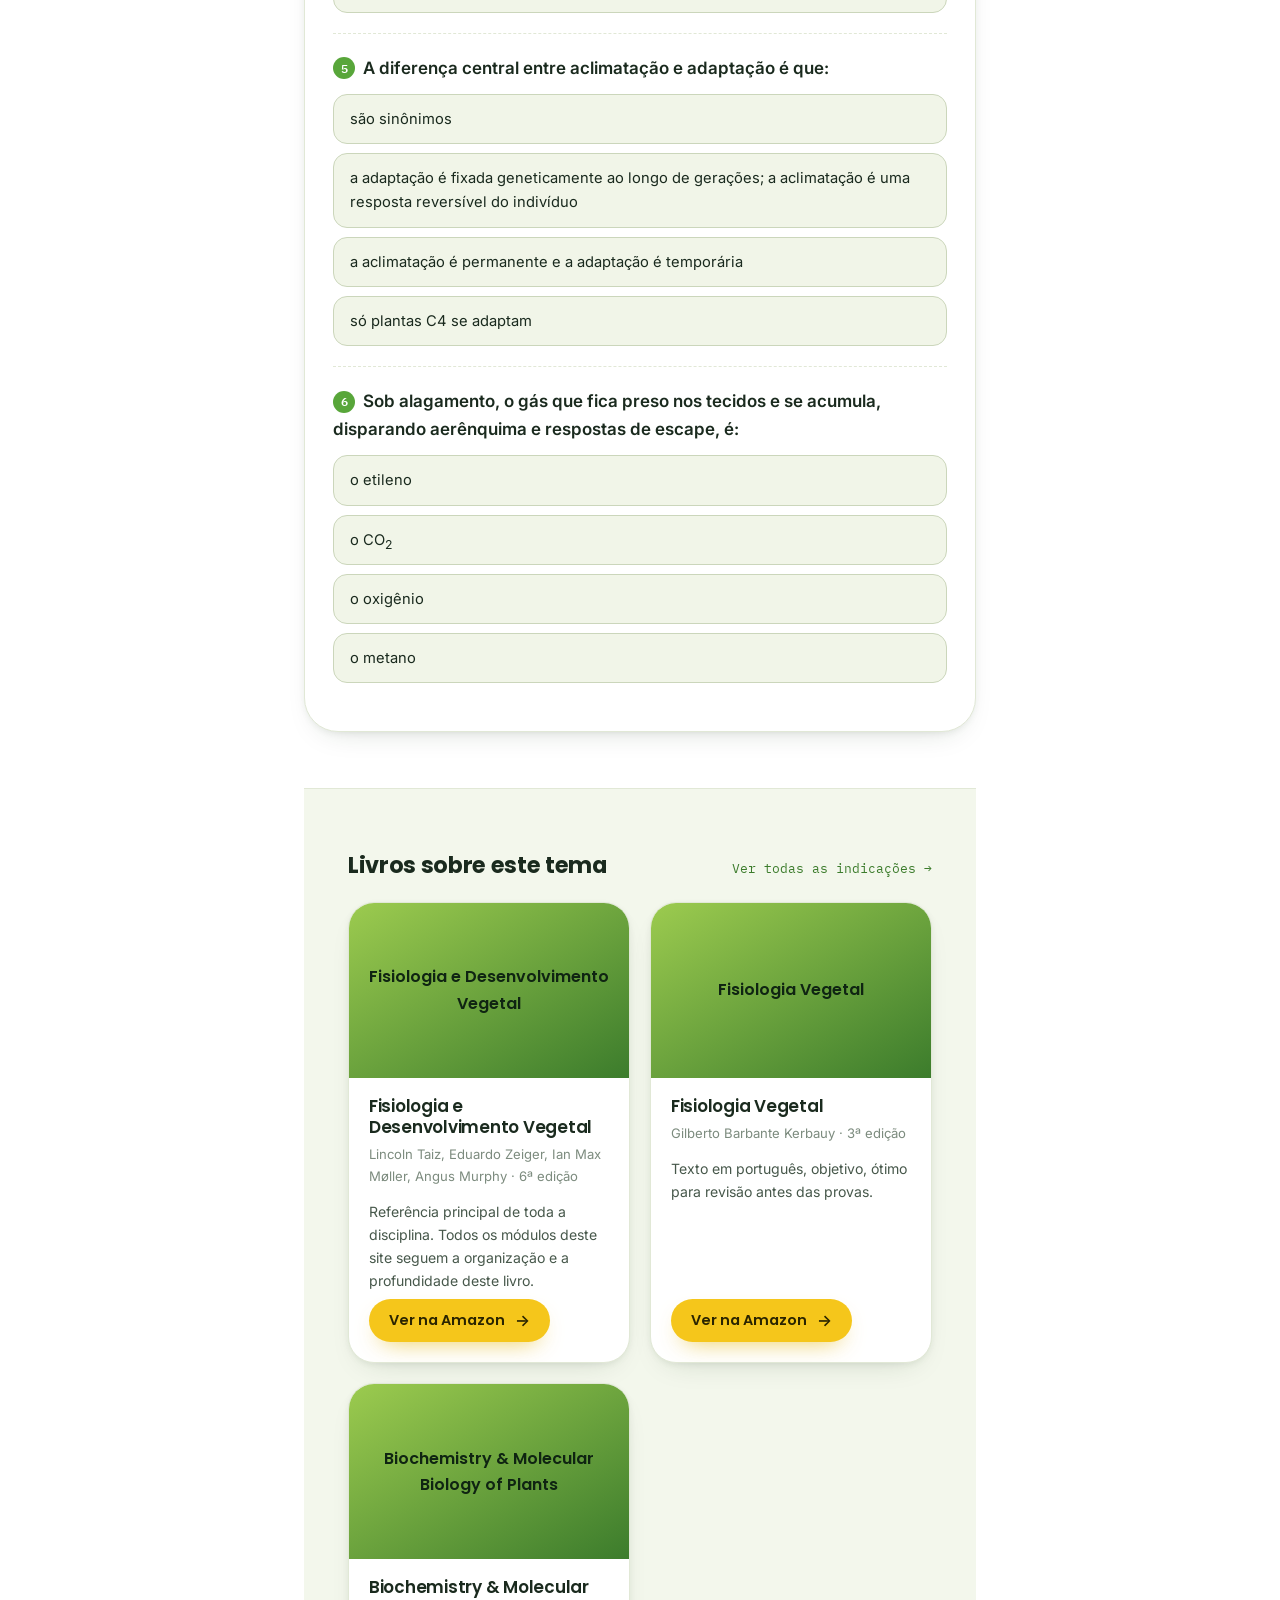
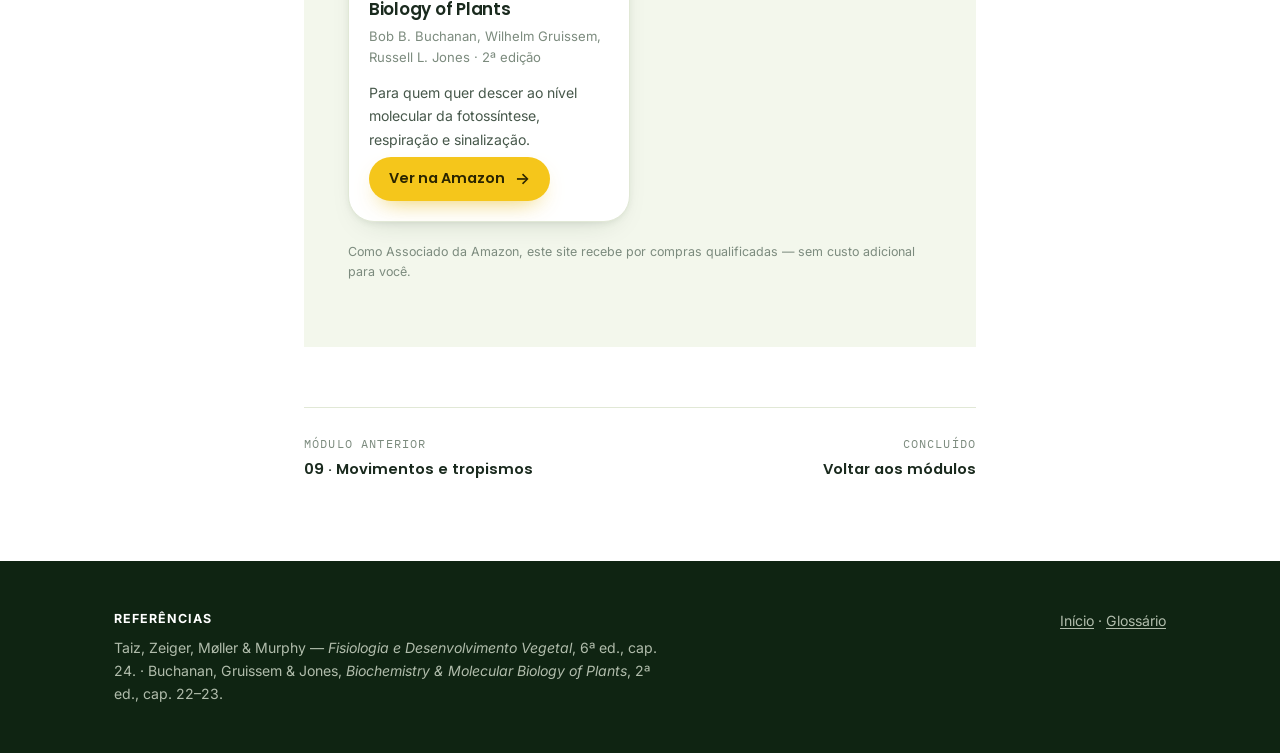
<file: modulos/10-estresse.html>
<!DOCTYPE html>
<html lang="pt-BR">
<head>
<meta charset="UTF-8">
<meta name="viewport" content="width=device-width, initial-scale=1">
<title>Módulo 10 — Fisiologia do estresse | Fisiologia Vegetal</title>
<meta name="description" content="Seca, salinidade, frio, calor e alagamento: percepção, dano, aclimatação e tolerância, com simulador de cenário climático.">
<link rel="preconnect" href="https://fonts.googleapis.com">
<link rel="preconnect" href="https://fonts.gstatic.com" crossorigin>
<link href="https://fonts.googleapis.com/css2?family=Poppins:wght@500;600;700&family=Inter:wght@400;500;600&family=IBM+Plex+Mono:wght@400;500&display=swap" rel="stylesheet">
<link rel="stylesheet" href="../css/style.css">
<style>:root { --module: var(--c-ambar); }</style>
</head>
<body>
<a class="skip-link" href="#conteudo">Pular para o conteúdo</a>

<header class="site-header">
  <div class="wrap">
    <a class="brand" href="../index.html">
      <svg class="leaf" viewBox="0 0 24 24" fill="none" stroke="currentColor" stroke-width="1.8" stroke-linecap="round" stroke-linejoin="round"><path d="M11 20A7 7 0 0 1 4 13c0-5 4-9 12-9 0 8-4 13-9 13Z"/><path d="M4 20c2-4 5-7 9-9"/></svg>
      Fisiologia Vegetal
    </a>
    <nav class="site-nav" aria-label="Principal">
      <a href="../index.html#modulos">Módulos</a>
      <a href="../livros.html">Livros</a>
      <a href="../glossario.html">Glossário</a>
      <button class="theme-toggle" type="button" aria-label="Alternar tema claro/escuro">
        <svg viewBox="0 0 24 24" fill="none" stroke="currentColor" stroke-width="1.8" stroke-linecap="round"><circle cx="12" cy="12" r="4.5"/><path d="M12 2v2M12 20v2M4 12H2M22 12h-2M5 5 3.6 3.6M20.4 20.4 19 19M19 5l1.4-1.4M3.6 20.4 5 19"/></svg>
      </button>
    </nav>
  </div>
</header>

<main id="conteudo">

  <section class="module-hero">
    <div class="wrap">
      <p class="kicker">Módulo 10 · Percepção e resposta</p>
      <h1>Fisiologia do estresse</h1>
      <p class="lead">Presa ao solo, a planta não foge do estresse &mdash; ela o percebe, sinaliza e remodela seu metabolismo. A diferença entre morrer e sobreviver muitas vezes está em <em>já ter passado por aquilo antes</em>.</p>
    </div>
  </section>

  <div class="wrap prose">

    <div class="objectives">
      <h2>Neste módulo você vai conseguir</h2>
      <ul>
        <li>Distinguir estresse, aclimatação e adaptação, e as estratégias de escape, evitação e tolerância.</li>
        <li>Traçar a cascata percepção &rarr; sinalização &rarr; resposta para seca, salinidade, frio, calor e alagamento.</li>
        <li>Explicar por que uma planta <strong>aclimatada</strong> sofre menos dano sob a mesma intensidade de estresse.</li>
      </ul>
    </div>

    <h2 id="ideia">A ideia central</h2>
    <p>Estresse é qualquer condição ambiental que reduz o crescimento ou a sobrevivência abaixo do potencial genético. A resposta tem três tempos: <strong>percepção</strong> (um sensor físico ou químico &mdash; rigidez de membrana, turgor, proteínas desdobradas, hipóxia); <strong>sinalização</strong> (Ca<sup>2+</sup>, espécies reativas de oxigênio, hormônios como <span class="term" data-term="ABA">ABA</span> e etileno, cascatas de quinases, fatores de transcrição CBF/DREB, HSF, ERF-VII); e <strong>resposta</strong> (ajuste osmótico, chaperonas, remodelamento de membranas, mudanças anatômicas).</p>
    <p>A <strong>aclimatação</strong> é o ganho de tolerância após exposição prévia, moderada e reversível, ao estresse &mdash; envolve reprogramação da expressão gênica e acúmulo de protetores. A <strong>adaptação</strong> é a tolerância fixada geneticamente ao longo de gerações (xerófitas, halófitas).</p>

    <h2 id="instrumento">Instrumento &mdash; cenário climático</h2>
    <p>Escolha o estressor, ajuste a intensidade e compare uma planta não aclimatada com uma aclimatada. Veja o mecanismo de percepção, a resposta protetora dominante, o dano relativo e a chance de sobrevivência.</p>

    <div class="lab" id="lab-estr">
      <div class="lab-head">Instrumento · dano e tolerância por estressor</div>
      <div class="lab-body">
        <div class="lab-stage">
          <svg viewBox="0 0 300 300" role="img" aria-label="Planta cujo aspecto (murcha e escurecimento) reflete o nível de dano.">
            <rect x="70" y="252" width="160" height="16" rx="4" fill="var(--c-terra)" fill-opacity="0.55"/>
            <path d="M108 252 h84 l-10 34 h-64 Z" fill="var(--c-terra)" fill-opacity="0.4"/>
            <line x1="150" y1="252" x2="150" y2="118" stroke="var(--c-verde)" stroke-width="7" stroke-linecap="round" id="stem"/>
            <g id="lf1"><path d="M150 150 C120 138 92 146 74 120 C110 104 146 116 150 150 Z" fill="var(--c-verde)"/></g>
            <g id="lf2"><path d="M150 138 C180 126 208 134 226 108 C190 92 154 104 150 138 Z" fill="var(--c-verde)"/></g>
            <g id="lf3"><path d="M150 120 C124 108 100 116 84 92 C114 78 146 90 150 120 Z" fill="var(--c-verde)"/></g>
            <g id="lf4"><path d="M150 110 C176 98 200 104 214 82 C188 68 156 80 150 110 Z" fill="var(--c-verde)"/></g>
            <!-- barra de dano -->
            <rect x="258" y="60" width="14" height="180" rx="7" fill="var(--line)"/>
            <rect id="dmgBar" x="258" y="200" width="14" height="40" rx="7" fill="var(--c-ambar)"/>
            <text x="265" y="252" text-anchor="middle" font-family="var(--mono)" font-size="9" fill="var(--ink-faint)">dano</text>
          </svg>
        </div>

        <div class="lab-controls">
          <div class="control">
            <label>Estressor</label>
            <div class="seg" id="stz" role="group" aria-label="Estressor">
              <button data-s="seca" aria-pressed="true">Seca</button>
              <button data-s="sal" aria-pressed="false">Salinidade</button>
              <button data-s="frio" aria-pressed="false">Frio</button>
              <button data-s="calor" aria-pressed="false">Calor</button>
              <button data-s="alag" aria-pressed="false">Alagamento</button>
            </div>
          </div>
          <div class="control">
            <label for="int">Intensidade do estresse <span class="val" id="intV">55 %</span></label>
            <input type="range" id="int" min="0" max="100" step="1" value="55">
          </div>
          <div class="control">
            <label>Estado da planta</label>
            <div class="seg" id="acl" role="group" aria-label="Aclimatação">
              <button data-a="0" aria-pressed="true">Não aclimatada</button>
              <button data-a="1" aria-pressed="false">Aclimatada</button>
            </div>
          </div>

          <div class="readout" aria-live="polite">
            <div class="row"><span class="k">Percepção / sinal</span><span class="v" id="oPer">turgor ↓, ABA</span></div>
            <div class="row"><span class="k">Resposta dominante</span><span class="v" id="oResp">fechamento estomático</span></div>
            <div class="row"><span class="k">Dano relativo</span><span class="v" id="oDmg">48 %</span></div>
            <div class="row"><span class="k">Efeito da aclimatação</span><span class="v" id="oAcl">—</span></div>
            <div class="row"><span class="k">Prognóstico</span><span class="v" id="oPrg">recuperação</span></div>
          </div>
        </div>
      </div>
      <div class="lab-note"><b>Leitura:</b> <span id="note">Sob seca, o ABA fecha os estômatos e a planta acumula solutos compatíveis para segurar água. A aclimatação prévia eleva o limiar de dano — a mesma intensidade causa menos estrago.</span></div>
    </div>

    <details class="deepen">
      <summary>Aprofunde · as cascatas de cada estresse</summary>
      <div class="deepen-body">
        <p><strong>Seca / déficit hídrico:</strong> a raiz percebe o solo secando e a folha perde turgor; sintetiza-se <strong>ABA</strong>, que fecha estômatos (via SLAC1) e ativa genes <em>RD/COR</em>. Ajuste osmótico com prolina, glicina-betaína e açúcares; proteínas <strong>LEA/dehidrinas</strong> protegem macromoléculas; a razão raiz:parte aérea aumenta.</p>
        <p><strong>Salinidade:</strong> dois componentes &mdash; choque <em>osmótico</em> (como seca) e <em>toxicidade iônica</em> de Na<sup>+</sup>/Cl<sup>−</sup>. A via <strong>SOS</strong> (Ca<sup>2+</sup> &rarr; SOS3 &rarr; SOS2 &rarr; antiporte SOS1) exporta Na<sup>+</sup> da raiz; antiportes <strong>NHX</strong> compartimentalizam Na<sup>+</sup> no vacúolo; sintetizam-se osmólitos compatíveis no citosol.</p>
        <p><strong>Frio:</strong> a membrana enrijece; um influxo de Ca<sup>2+</sup> ativa a via <strong>ICE1&ndash;CBF/DREB1</strong>, que induz o regulon <em>COR</em>. Aclimatação ao frio: dessaturação de ácidos graxos de membrana, acúmulo de açúcares e proteínas anticongelantes; abaixa o ponto de nucleação de gelo.</p>
        <p><strong>Calor:</strong> proteínas começam a desdobrar; o fator <strong>HSF</strong> dispara a síntese de <strong>proteínas de choque térmico (HSP)</strong>, que atuam como chaperonas. Resfriamento por transpiração, emissão de isopreno que estabiliza membranas, e aumento da saturação lipídica.</p>
        <p><strong>Alagamento / hipóxia:</strong> o O<sub>2</sub> radicular cai; o <strong>etileno</strong> fica preso e se acumula, estabilizando os fatores de transcrição do <strong>grupo VII ERF</strong> (degradados na presença de O<sub>2</sub> pela regra do N-terminal). Respostas: <strong>aerênquima</strong> (lise de células corticais), metabolismo fermentativo, raízes adventícias, e a &ldquo;síndrome de escape&rdquo; (alongamento rápido) ou a &ldquo;quiescência&rdquo; (economia de reservas), conforme a espécie.</p>
        <p><strong>Modelo do instrumento:</strong> dano = f(intensidade acima de um limiar). A aclimatação eleva o limiar e reduz a inclinação da curva &mdash; efeito maior para frio e seca, moderado para calor e sal, variável para alagamento.</p>
      </div>
    </details>

    <h2 id="mecanismo">Mecanismo</h2>

    <h3>Escape, evitação e tolerância</h3>
    <p>Diante de um estresse previsível, plantas usam três estratégias, não excludentes. <strong>Escape</strong>: completar o ciclo antes do estresse (efêmeras do deserto que germinam, florescem e produzem sementes numa única estação chuvosa). <strong>Evitação</strong>: manter a homeostase interna apesar do ambiente (suculência, cutícula espessa, estômatos afundados, enrolamento foliar, raízes profundas). <strong>Tolerância</strong>: suportar o dano celular (ajuste osmótico, chaperonas, sistemas antioxidantes, capacidade de reparo).</p>

    <h3>O papel central das espécies reativas de oxigênio</h3>
    <p>Quase todo estresse aumenta a produção de <strong>ROS</strong> (O<sub>2</sub><sup>&bull;−</sup>, H<sub>2</sub>O<sub>2</sub>, <sup>1</sup>O<sub>2</sub>) em cloroplastos, mitocôndrias e peroxissomos. Em excesso, oxidam lipídios, proteínas e DNA. Em baixas doses controladas, porém, o H<sub>2</sub>O<sub>2</sub> é um <strong>mensageiro</strong> que dispara respostas de defesa. O sistema antioxidante &mdash; superóxido dismutase, catalase, o ciclo ascorbato&ndash;glutationa, tocoferóis, carotenoides &mdash; mantém o equilíbrio.</p>

    <h3>Memória de estresse</h3>
    <p>Plantas aclimatadas retêm parte da tolerância por dias a semanas após o estímulo cessar &mdash; &ldquo;priming&rdquo;. A base inclui marcas epigenéticas (metilação de DNA, modificações de histonas), fatores de transcrição e metabólitos persistentes. É o que torna o endurecimento (&ldquo;hardening&rdquo;) de mudas uma prática eficaz antes do transplante a campo.</p>

    <section class="exercicios" data-modulo="10-estresse" aria-label="Exercícios"></section>

    <div class="pager">
      <a class="prev" href="09-tropismos.html"><span>Módulo anterior</span><strong>09 · Movimentos e tropismos</strong></a>
      <a class="next" href="../index.html#modulos"><span>Concluído</span><strong>Voltar aos módulos</strong></a>
    </div>

  </div>
</main>

<footer class="site-footer">
  <div class="wrap">
    <div class="refs">
      <b>Referências</b>
      Taiz, Zeiger, Møller &amp; Murphy — <em>Fisiologia e Desenvolvimento Vegetal</em>, 6ª ed., cap. 24. · Buchanan, Gruissem &amp; Jones, <em>Biochemistry &amp; Molecular Biology of Plants</em>, 2ª ed., cap. 22–23.
    </div>
    <div><a href="../index.html">Início</a> · <a href="../glossario.html">Glossário</a></div>
  </div>
</footer>

<script src="../js/exercicios-data.js"></script>
<script src="../js/livros-data.js"></script>
<script src="../js/gamify.js"></script>
<script src="../js/main.js"></script>
<script>
(function () {
  var $ = function (id) { return document.getElementById(id); };
  var clamp = FV.clamp;
  var E = {
    int: $("int"), intV: $("intV"),
    oPer: $("oPer"), oResp: $("oResp"), oDmg: $("oDmg"), oAcl: $("oAcl"), oPrg: $("oPrg"), note: $("note"),
    stem: $("stem"), dmgBar: $("dmgBar")
  };
  var leaves = [$("lf1"), $("lf2"), $("lf3"), $("lf4")];
  var pivots = [[150, 150], [150, 138], [150, 120], [150, 110]];
  var szBtns = document.querySelectorAll("#stz button");
  var aclBtns = document.querySelectorAll("#acl button");
  var STZ = "seca", ACL = 0;

  var DATA = {
    seca:  { per: "turgor ↓ · ABA (raiz→folha)", resp: "fechamento estomático + ajuste osmótico (prolina, açúcares) + LEA", thr: 22, slope: 1.0, aclThr: 22, aclSlope: 0.45, aclTxt: "forte (limiar +22, dano −55%)" },
    sal:   { per: "choque osmótico + Na⁺/Cl⁻ tóxico · via SOS (Ca²⁺)", resp: "exclusão de Na⁺ (SOS1) + compartimentalização no vacúolo (NHX) + osmólitos", thr: 18, slope: 1.05, aclThr: 14, aclSlope: 0.7, aclTxt: "moderada (limiar +14, dano −33%)" },
    frio:  { per: "rigidez de membrana · Ca²⁺ · via ICE1–CBF/DREB1", resp: "dessaturação de lipídios + açúcares crioprotetores + proteínas COR/anticongelantes", thr: 25, slope: 1.1, aclThr: 26, aclSlope: 0.4, aclTxt: "forte (endurecimento ao frio, dano −60%)" },
    calor: { per: "proteínas desdobrando · fator HSF", resp: "proteínas de choque térmico (HSP/chaperonas) + resfriamento por transpiração + isopreno", thr: 20, slope: 1.15, aclThr: 12, aclSlope: 0.72, aclTxt: "moderada (limiar +12, dano −30%)" },
    alag:  { per: "hipóxia radicular · etileno acumula · ERF-VII estáveis", resp: "aerênquima + metabolismo fermentativo + raízes adventícias + escape/quiescência", thr: 15, slope: 1.1, aclThr: 10, aclSlope: 0.8, aclTxt: "variável (limiar +10, dano −25%)" }
  };

  function lerpColor(t) {
    // verde (60,154,60) -> âmbar (200,138,46) -> marrom (110,70,40)
    var a, b, u;
    if (t < 0.5) { a = [60, 154, 60]; b = [200, 138, 46]; u = t / 0.5; }
    else { a = [200, 138, 46]; b = [110, 70, 40]; u = (t - 0.5) / 0.5; }
    return "rgb(" + a.map(function (v, i) { return Math.round(v + (b[i] - v) * u); }).join(",") + ")";
  }

  function render() {
    var d = DATA[STZ];
    var I = +E.int.value;
    E.intV.textContent = I + " %";
    var thr = ACL ? d.thr + d.aclThr : d.thr;
    var slope = ACL ? d.aclSlope : d.slope;
    var dmg = clamp((I - thr) / (100 - thr), 0, 1) * 100 * slope;
    dmg = clamp(dmg, 0, 100);

    E.oPer.textContent = d.per;
    E.oResp.textContent = d.resp;
    E.oDmg.textContent = Math.round(dmg) + " %";
    E.oAcl.textContent = ACL ? d.aclTxt : "— (planta não aclimatada)";
    E.oDmg.className = "v " + (dmg < 40 ? "good" : "warn");

    var prg = dmg < 40 ? "recuperação provável" : dmg < 75 ? "dano severo · recuperação parcial" : "letal";
    E.oPrg.textContent = prg;
    E.oPrg.className = "v " + (dmg < 40 ? "good" : "warn");

    // visual
    var t = dmg / 100;
    var col = lerpColor(t);
    leaves.forEach(function (g, i) {
      g.querySelector("path").setAttribute("fill", col);
      var droop = t * (STZ === "alag" ? 10 : 34) * (i % 2 ? 1 : -1);
      g.setAttribute("transform", "rotate(" + droop.toFixed(1) + " " + pivots[i][0] + " " + pivots[i][1] + ")");
    });
    E.stem.setAttribute("stroke", lerpColor(t * 0.7));
    var h = clamp(t * 180, 6, 180);
    E.dmgBar.setAttribute("y", (240 - h).toFixed(1));
    E.dmgBar.setAttribute("height", h.toFixed(1));
    E.dmgBar.setAttribute("fill", dmg < 40 ? "var(--c-verde)" : dmg < 75 ? "var(--c-ambar)" : "#8a3b25");

    var note;
    if (dmg < 5) note = "Intensidade abaixo do limiar de dano: as respostas de aclimatação dão conta e o crescimento segue quase normal.";
    else if (ACL) note = "Planta aclimatada: a exposição prévia elevou o limiar e amorteceu a curva de dano — a mesma intensidade (" + I + "%) causa bem menos estrago que na planta não aclimatada.";
    else if (STZ === "seca") note = "Seca: o ABA fecha os estômatos e a planta acumula solutos compatíveis. Sem aclimatação prévia, o dano por perda de turgor e oxidação sobe rápido.";
    else if (STZ === "sal") note = "Salinidade: além do efeito osmótico, o Na⁺ é diretamente tóxico. Se a exclusão e o sequestro vacuolar não acompanham, enzimas do citosol falham.";
    else if (STZ === "frio") note = "Frio: membranas enrijecem e pode haver gelo intracelular. Sem endurecimento prévio, a via CBF/COR não teve tempo de montar a proteção.";
    else if (STZ === "calor") note = "Calor: proteínas desdobram mais rápido do que as HSP conseguem renaturar; a transpiração de resfriamento esbarra na disponibilidade de água.";
    else note = "Alagamento: a raiz fica hipóxica, o etileno se acumula e dispara aerênquima e fermentação — mas o rendimento de ATP despenca e as reservas se esgotam.";
    E.note.textContent = note;
  }

  szBtns.forEach(function (b) {
    b.addEventListener("click", function () {
      szBtns.forEach(function (x) { x.setAttribute("aria-pressed", "false"); });
      b.setAttribute("aria-pressed", "true"); STZ = b.dataset.s; render();
    });
  });
  aclBtns.forEach(function (b) {
    b.addEventListener("click", function () {
      aclBtns.forEach(function (x) { x.setAttribute("aria-pressed", "false"); });
      b.setAttribute("aria-pressed", "true"); ACL = +b.dataset.a; render();
    });
  });
  E.int.addEventListener("input", render);
  render();
})();
</script>
</body>
</html>
</file>
<file: css/style.css>
/* =========================================================================
   Fisiologia Vegetal — sistema de design
   Direção visual: paisagismo moderno — faixas verde-floresta / verde-limão /
   creme, cartões arredondados, botões-pílula amarelos, tipografia amigável.
   ========================================================================= */

/* ---------- Tokens ---------- */
:root {
  /* superfícies de leitura */
  --bg:        #FFFFFF;
  --bg-alt:    #F3F7EC;
  --panel:     #FFFFFF;
  --panel-2:   #F1F5E8;

  /* tinta sobre claro */
  --ink:       #1A2A1E;
  --ink-soft:  #47584B;
  --ink-faint: #7C8B7E;
  --line:      #E1E8D6;
  --line-firm: #CBD6BB;

  /* marca */
  --green-deep:   #163019;   /* faixas escuras, cabeçalho, rodapé */
  --green-deeper: #0F2412;
  --green:        #3C7C2C;
  --green-bright: #58A63A;
  --lime:         #9CCB4F;   /* faixa verde-limão */
  --lime-deep:    #7FB23A;
  --lime-soft:    #E7F1D3;
  --yellow:       #F5C61B;   /* CTA */
  --yellow-deep:  #E2B200;
  --on-yellow:    #2A2400;

  /* tinta sobre escuro */
  --on-dark:      #EAF1E1;
  --on-dark-soft: rgba(234, 241, 225, .74);
  --on-dark-line: rgba(234, 241, 225, .16);

  /* cores dos sistemas fisiológicos (âncoras de cor por módulo) */
  --c-agua:    #2E86C1;
  --c-verde:   #3C9A3C;
  --c-ambar:   #C88A2E;
  --c-violeta: #8360C4;
  --c-terra:   #9A6B3F;
  --c-rosa:    #C85C86;

  --accent:     var(--green-bright);
  --accent-ink: var(--green);

  /* tipografia */
  --display: "Poppins", "Inter", -apple-system, BlinkMacSystemFont, "Segoe UI", Roboto, sans-serif;
  --sans:    "Inter", -apple-system, BlinkMacSystemFont, "Segoe UI", Roboto, Helvetica, Arial, sans-serif;
  --mono:    "IBM Plex Mono", ui-monospace, SFMono-Regular, Menlo, Consolas, monospace;

  /* métrica */
  --wrap: 1140px;
  --radius:    14px;
  --radius-lg: 26px;
  --radius-xl: 34px;
  --pill: 999px;
  --shadow:    0 2px 10px -4px rgba(22, 48, 25, .16), 0 12px 32px -18px rgba(22, 48, 25, .22);
  --shadow-lg: 0 6px 20px -8px rgba(22, 48, 25, .22), 0 40px 80px -32px rgba(22, 48, 25, .32);
}

@media (prefers-color-scheme: dark) {
  :root:not([data-theme="light"]) {
    --bg:        #0F150E;
    --bg-alt:    #151D13;
    --panel:     #172013;
    --panel-2:   #1D2718;
    --ink:       #E7EFE1;
    --ink-soft:  #AAB8A6;
    --ink-faint: #7C8A7B;
    --line:      #2A3626;
    --line-firm: #3A4834;
    --green-deep:   #0C1E10;
    --green-deeper: #081409;
    --lime-soft:    #26331A;
    --c-agua:    #5FB0E0; --c-verde: #63C063; --c-ambar: #E0AB5E;
    --c-violeta: #B197E0; --c-terra: #C99A72; --c-rosa: #E38BAB;
    --shadow:    0 2px 10px -4px rgba(0,0,0,.5), 0 14px 40px -18px rgba(0,0,0,.65);
    --shadow-lg: 0 8px 26px -10px rgba(0,0,0,.6), 0 48px 90px -34px rgba(0,0,0,.8);
  }
}
:root[data-theme="dark"] {
  --bg:#0F150E; --bg-alt:#151D13; --panel:#172013; --panel-2:#1D2718;
  --ink:#E7EFE1; --ink-soft:#AAB8A6; --ink-faint:#7C8A7B; --line:#2A3626; --line-firm:#3A4834;
  --green-deep:#0C1E10; --green-deeper:#081409; --lime-soft:#26331A;
  --c-agua:#5FB0E0; --c-verde:#63C063; --c-ambar:#E0AB5E; --c-violeta:#B197E0; --c-terra:#C99A72; --c-rosa:#E38BAB;
  --shadow:0 2px 10px -4px rgba(0,0,0,.5), 0 14px 40px -18px rgba(0,0,0,.65);
  --shadow-lg:0 8px 26px -10px rgba(0,0,0,.6), 0 48px 90px -34px rgba(0,0,0,.8);
}

/* ---------- Base ---------- */
*, *::before, *::after { box-sizing: border-box; }
html { scroll-behavior: smooth; -webkit-text-size-adjust: 100%; }
body {
  margin: 0;
  font-family: var(--sans);
  font-size: 17px;
  line-height: 1.65;
  color: var(--ink);
  background: var(--bg);
  -webkit-font-smoothing: antialiased;
}
img { max-width: 100%; display: block; }
[hidden] { display: none !important; }

h1, h2, h3, h4 { font-family: var(--display); line-height: 1.14; color: var(--ink); font-weight: 700; letter-spacing: -0.015em; }
h1 { font-size: clamp(2.1rem, 5vw, 3.4rem); margin: 0 0 .4em; }
h2 { font-size: clamp(1.6rem, 3.4vw, 2.3rem); margin: 2.2em 0 .6em; }
h3 { font-size: 1.3rem; margin: 1.8em 0 .5em; font-weight: 600; }
p { margin: 0 0 1.1em; }
a { color: var(--green); text-decoration-thickness: 1px; text-underline-offset: 2px; }
a:hover { color: var(--green-bright); }
strong { font-weight: 650; }
sub, sup { line-height: 0; }

code, .mono { font-family: var(--mono); font-size: .92em; }
.eq {
  font-family: var(--mono);
  background: var(--panel-2);
  border: 1px solid var(--line);
  border-left: 3px solid var(--lime-deep);
  border-radius: var(--radius);
  padding: .9em 1.1em;
  display: block;
  overflow-x: auto;
  margin: 1.2em 0;
  font-size: .95rem;
}

/* ---------- Layout ---------- */
.wrap { max-width: var(--wrap); margin-inline: auto; padding-inline: clamp(20px, 5vw, 44px); }
.prose { max-width: 760px; }
main { background: var(--bg); }
section { scroll-margin-top: 90px; }

/* espaçamento do corpo de leitura das páginas de módulo (sem faixas) */
.module-hero + .wrap.prose,
.module-hero + .band { margin-top: 0; }
main > .wrap.prose { padding-top: clamp(44px, 7vw, 76px); padding-bottom: clamp(48px, 8vw, 80px); }

/* faixas de fundo alternadas (estilo paisagismo) */
.band { padding: clamp(56px, 9vw, 104px) 0; }
.band--cream { background: var(--bg-alt); }
.band--dark  { background: var(--green-deep); color: var(--on-dark); }
.band--lime  { background: var(--lime); color: var(--green-deeper); }
.band--dark h1, .band--dark h2, .band--dark h3 { color: #fff; }
.band--lime h1, .band--lime h2, .band--lime h3 { color: var(--green-deeper); }
.band--dark a { color: var(--yellow); }

/* ---------- Botão ---------- */
.btn {
  display: inline-flex; align-items: center; gap: 10px;
  font-family: var(--display); font-weight: 600; font-size: 1rem;
  padding: 15px 30px; border-radius: var(--pill);
  background: var(--yellow); color: var(--on-yellow);
  border: 0; cursor: pointer; text-decoration: none;
  box-shadow: 0 10px 24px -12px rgba(226, 178, 0, .8);
  transition: transform .15s ease, box-shadow .15s ease, background .15s ease;
}
.btn:hover { background: var(--yellow-deep); color: var(--on-yellow); transform: translateY(-2px); box-shadow: 0 16px 30px -14px rgba(226, 178, 0, .9); }
.btn--ghost {
  background: transparent; color: inherit; box-shadow: none;
  border: 1.5px solid currentColor;
}
.btn--ghost:hover { background: rgba(255,255,255,.08); color: inherit; transform: translateY(-2px); }
.btn .ar { font-size: 1.1em; line-height: 0; }

/* ---------- Cabeçalho / navegação ---------- */
.site-header {
  position: sticky; top: 0; z-index: 50;
  background: var(--green-deep);
  color: var(--on-dark);
}
.site-header .wrap { display: flex; align-items: center; gap: 22px; height: 68px; }
.brand {
  font-family: var(--display); font-weight: 700; font-size: 1.12rem;
  color: #fff; text-decoration: none; white-space: nowrap;
  display: flex; align-items: center; gap: 10px; letter-spacing: -0.02em;
}
.brand .leaf { width: 30px; height: 30px; flex: none; color: var(--lime); padding: 5px; background: rgba(156,203,79,.16); border-radius: 50%; }
.site-nav { margin-left: auto; display: flex; gap: 4px; align-items: center; flex-wrap: wrap; }
.site-nav a {
  color: var(--on-dark-soft); text-decoration: none; font-size: .92rem; font-weight: 500;
  padding: 8px 13px; border-radius: var(--pill);
}
.site-nav a:hover { background: var(--on-dark-line); color: #fff; }
.site-nav a[aria-current="page"] { color: var(--green-deeper); background: var(--lime); }

.theme-toggle {
  border: 1px solid var(--on-dark-line); background: transparent; color: var(--on-dark-soft);
  width: 38px; height: 38px; border-radius: 50%; cursor: pointer;
  display: grid; place-items: center; flex: none;
}
.theme-toggle:hover { color: #fff; border-color: var(--lime); }
.theme-toggle svg { width: 18px; height: 18px; }

/* ---------- Hero de módulo / página ---------- */
.module-hero {
  background:
    radial-gradient(60% 90% at 88% 12%, rgba(156,203,79,.28), transparent 62%),
    radial-gradient(50% 70% at 0% 100%, rgba(88,166,58,.30), transparent 60%),
    var(--green-deep);
  color: var(--on-dark);
  padding: clamp(52px, 9vw, 96px) 0 clamp(48px, 8vw, 84px);
  overflow: hidden;
}
.module-hero h1 { color: #fff; }
.module-hero .kicker {
  font-family: var(--mono); font-size: .8rem; letter-spacing: .16em; text-transform: uppercase;
  color: var(--yellow); margin: 0 0 16px;
  display: flex; align-items: center; gap: 12px;
}
.module-hero .kicker::before { content: ""; width: 30px; height: 2px; background: var(--yellow); display: inline-block; }
.module-hero .lead { font-size: 1.24rem; color: var(--on-dark-soft); max-width: 640px; }
.module-hero .hero-cta { margin-top: 28px; display: flex; gap: 14px; flex-wrap: wrap; }

/* hero em duas colunas (usado na página inicial) */
.hero-split { display: grid; grid-template-columns: 1.05fr .95fr; gap: clamp(28px, 5vw, 64px); align-items: center; }
.hero-art {
  border-radius: var(--radius-xl);
  overflow: hidden;
  background: linear-gradient(160deg, var(--lime), var(--green));
  box-shadow: var(--shadow-lg);
  aspect-ratio: 4 / 3.4;
}
.hero-art svg { width: 100%; height: 100%; display: block; }
@media (max-width: 860px) { .hero-split { grid-template-columns: 1fr; } .hero-art { aspect-ratio: 16/10; } }

/* ---------- Objetivos ---------- */
.objectives {
  background: var(--lime-soft);
  border: 1px solid var(--line);
  border-radius: var(--radius-lg);
  padding: 26px 30px;
  margin: 32px 0;
}
.objectives h2 {
  margin: 0 0 .7em; font-size: .82rem; text-transform: uppercase; letter-spacing: .1em;
  font-family: var(--mono); color: var(--green); font-weight: 500;
}
.objectives ul { margin: 0; padding: 0; list-style: none; display: grid; gap: 12px; }
.objectives li { position: relative; padding-left: 34px; }
.objectives li::before {
  content: ""; position: absolute; left: 0; top: 2px;
  width: 22px; height: 22px; border-radius: 50%;
  background: var(--green-bright)
    url("data:image/svg+xml,%3Csvg xmlns='http://www.w3.org/2000/svg' viewBox='0 0 24 24' fill='none' stroke='%23fff' stroke-width='3.5' stroke-linecap='round' stroke-linejoin='round'%3E%3Cpath d='M20 6 9 17l-5-5'/%3E%3C/svg%3E") center / 13px no-repeat;
}

/* ---------- Faixa de destaques (círculos com ícone) ---------- */
.feature-row { display: grid; grid-template-columns: repeat(auto-fit, minmax(240px, 1fr)); gap: 34px; margin-top: 40px; }
.feature { text-align: left; }
.feature .badge {
  width: 62px; height: 62px; border-radius: 50%;
  border: 2px solid var(--lime); color: var(--lime);
  display: grid; place-items: center; margin-bottom: 16px;
}
.feature .badge svg { width: 28px; height: 28px; }
.feature h3 { margin: 0 0 .4em; font-size: 1.16rem; color: #fff; }
.feature p { margin: 0; color: var(--on-dark-soft); font-size: .95rem; }

/* ---------- Cartões de módulo ---------- */
.module-grid { display: grid; grid-template-columns: repeat(auto-fill, minmax(300px, 1fr)); gap: 22px; margin: 12px 0 0; }
.module-card {
  display: flex; flex-direction: column; gap: 9px;
  background: var(--panel); border: 1px solid var(--line); border-radius: var(--radius-lg);
  padding: 26px; text-decoration: none; color: var(--ink);
  box-shadow: var(--shadow);
  transition: transform .16s ease, box-shadow .16s ease;
}
.module-card:hover { transform: translateY(-4px); box-shadow: var(--shadow-lg); }
.module-card .num {
  font-family: var(--mono); font-size: .74rem; letter-spacing: .08em; text-transform: uppercase;
  color: #fff; background: var(--mc, var(--green)); align-self: flex-start;
  padding: 4px 10px; border-radius: var(--pill);
}
.module-card h3 { margin: .4em 0 0; font-size: 1.22rem; }
.module-card p { margin: 0; font-size: .93rem; color: var(--ink-soft); }
.module-card .tag {
  margin-top: auto; padding-top: 14px; font-size: .8rem; color: var(--green);
  font-family: var(--mono); display: flex; align-items: flex-start; gap: 7px;
}
.module-card .tag::before { content: "→"; flex: none; }

/* ---------- Instrumento interativo ---------- */
.lab {
  background: var(--panel);
  border: 1px solid var(--line-firm);
  border-radius: var(--radius-xl);
  box-shadow: var(--shadow-lg);
  margin: 36px 0;
  overflow: hidden;
}
.lab-head {
  display: flex; align-items: center; gap: 11px;
  padding: 16px 24px;
  background: var(--green-deep); color: var(--on-dark);
  font-family: var(--mono); font-size: .76rem; letter-spacing: .1em; text-transform: uppercase;
}
.lab-head::before { content: ""; width: 10px; height: 10px; border-radius: 50%; background: var(--yellow); flex: none; }
.lab-body { display: grid; grid-template-columns: 1.15fr .85fr; }
.lab-stage {
  padding: 26px; display: grid; place-items: center;
  background: radial-gradient(circle at 50% 0%, color-mix(in srgb, var(--module, var(--green-bright)) 12%, transparent), transparent 70%), var(--bg-alt);
}
.lab-stage svg { width: 100%; height: auto; max-height: 440px; }
.lab-controls { padding: 26px; border-left: 1px solid var(--line); display: flex; flex-direction: column; gap: 19px; background: var(--panel); }

.control { display: flex; flex-direction: column; gap: 7px; }
.control label { font-size: .85rem; font-weight: 600; color: var(--ink); display: flex; align-items: baseline; flex-wrap: wrap; column-gap: 0; }
.control label .val { margin-left: auto; padding-left: 10px; font-family: var(--mono); color: var(--green); font-weight: 500; white-space: nowrap; }
.control input[type="range"] { width: 100%; accent-color: var(--green-bright); }
.control .hint { font-size: .78rem; color: var(--ink-faint); }
.control select, .control button.opt {
  font: inherit; font-size: .9rem; padding: 8px 12px; border-radius: var(--radius);
  border: 1px solid var(--line-firm); background: var(--panel-2); color: var(--ink);
}
.seg { display: flex; gap: 6px; flex-wrap: wrap; }
.seg button {
  font: inherit; font-size: .82rem; font-weight: 600; padding: 7px 15px; cursor: pointer;
  border: 1.5px solid var(--line-firm); background: var(--panel-2); color: var(--ink-soft); border-radius: var(--pill);
}
.seg button[aria-pressed="true"] { background: var(--green-bright); border-color: var(--green-bright); color: #fff; }

.readout { border-top: 1px dashed var(--line-firm); padding-top: 16px; display: grid; gap: 9px; }
.readout .row { display: flex; justify-content: space-between; gap: 12px; font-size: .85rem; }
.readout .row .k { color: var(--ink-soft); }
.readout .row .v { font-family: var(--mono); color: var(--ink); }
.readout .row .v.warn { color: var(--c-ambar); }
.readout .row .v.good { color: var(--green-bright); }

.lab-note { padding: 16px 24px; border-top: 1px solid var(--line); font-size: .86rem; color: var(--ink-soft); background: var(--lime-soft); }
.lab-note b { color: var(--ink); }

@media (max-width: 820px) {
  .lab-body { grid-template-columns: 1fr; }
  .lab-controls { border-left: 0; border-top: 1px solid var(--line); }
}

/* ---------- "Aprofunde" ---------- */
.deepen { border: 1px solid var(--line); border-radius: var(--radius-lg); margin: 22px 0; background: var(--panel); overflow: hidden; }
.deepen > summary {
  cursor: pointer; padding: 16px 22px; font-weight: 600; font-family: var(--display);
  list-style: none; display: flex; align-items: center; gap: 12px; color: var(--ink);
}
.deepen > summary::-webkit-details-marker { display: none; }
.deepen > summary::before {
  content: "+"; font-family: var(--mono); font-size: 1.2rem; color: #fff;
  background: var(--green-bright); width: 24px; height: 24px; border-radius: 50%;
  display: grid; place-items: center; flex: none;
}
.deepen[open] > summary::before { content: "\2212"; }
.deepen[open] > summary { border-bottom: 1px solid var(--line); }
.deepen .deepen-body { padding: 6px 22px 20px; }
.deepen .deepen-body > :first-child { margin-top: .8em; }

/* ---------- Tabela ---------- */
.tbl-wrap { overflow-x: auto; margin: 1.5em 0; border: 1px solid var(--line); border-radius: var(--radius-lg); }
table { border-collapse: collapse; width: 100%; font-size: .92rem; }
th, td { text-align: left; padding: 12px 16px; border-bottom: 1px solid var(--line); }
thead th { background: var(--lime-soft); font-family: var(--sans); font-size: .8rem; text-transform: uppercase; letter-spacing: .05em; color: var(--green); }
tbody tr:last-child td { border-bottom: 0; }
tbody tr:hover { background: var(--panel-2); }

/* ---------- Glossário / tooltip ---------- */
.term { border-bottom: 1px dashed var(--green-bright); cursor: help; color: inherit; }
.term:hover { background: var(--lime-soft); }

/* ---------- Quiz ---------- */
.quiz { background: var(--panel); border: 1px solid var(--line); border-radius: var(--radius-xl); padding: 28px; margin: 36px 0; box-shadow: var(--shadow); }
.quiz h3 { margin-top: 0; display: flex; align-items: center; gap: 11px; }
.quiz h3::before {
  content: ""; width: 26px; height: 26px; border-radius: 50%; flex: none;
  background: var(--yellow) url("data:image/svg+xml,%3Csvg xmlns='http://www.w3.org/2000/svg' viewBox='0 0 24 24' fill='none' stroke='%232A2400' stroke-width='2.6' stroke-linecap='round'%3E%3Cpath d='M9.1 9a3 3 0 0 1 5.8 1c0 2-3 3-3 3'/%3E%3Cpath d='M12 17h.01'/%3E%3C/svg%3E") center / 15px no-repeat;
}
.quiz .q { margin: 20px 0; padding-top: 20px; border-top: 1px dashed var(--line); }
.quiz .q:first-of-type { border-top: 0; }
.quiz .q p.stem { font-weight: 600; margin-bottom: .7em; }
.quiz .opts { display: grid; gap: 9px; }
.quiz .opts button {
  text-align: left; font: inherit; font-size: .92rem; padding: 12px 16px; cursor: pointer;
  border: 1.5px solid var(--line-firm); background: var(--panel-2); color: var(--ink);
  border-radius: var(--radius); transition: background .12s, border-color .12s;
}
.quiz .opts button:hover { background: var(--lime-soft); border-color: var(--lime-deep); }
.quiz .opts button.correct,
.quiz .opts button.chosen-ok { border-color: var(--green-bright); background: color-mix(in srgb, var(--green-bright) 16%, var(--panel)); }
.quiz .opts button.wrong,
.quiz .opts button.chosen-x { border-color: var(--c-rosa); background: color-mix(in srgb, var(--c-rosa) 14%, var(--panel)); }
.quiz .fb { display: none; }

/* ---------- Navegação prev/next ---------- */
.pager { display: flex; justify-content: space-between; gap: 16px; margin: 60px 0 0; border-top: 1px solid var(--line); padding-top: 26px; }
.pager a { text-decoration: none; color: var(--ink-soft); font-size: .92rem; display: flex; flex-direction: column; gap: 4px; max-width: 46%; }
.pager a span { font-family: var(--mono); font-size: .72rem; color: var(--ink-faint); text-transform: uppercase; letter-spacing: .1em; }
.pager a strong { color: var(--ink); font-family: var(--display); font-weight: 600; }
.pager a:hover strong { color: var(--green-bright); }
.pager a.next { text-align: right; margin-left: auto; }

/* ---------- Rodapé ---------- */
.site-footer { background: var(--green-deeper); color: var(--on-dark-soft); }
.site-footer .wrap { padding-block: 48px; display: flex; flex-wrap: wrap; gap: 24px 48px; justify-content: space-between; font-size: .88rem; }
.site-footer a { color: var(--on-dark-soft); }
.site-footer a:hover { color: var(--yellow); }
.site-footer .refs { max-width: 560px; }
.site-footer .refs b { color: #fff; display: block; margin-bottom: 6px; font-size: .78rem; text-transform: uppercase; letter-spacing: .08em; }

/* ---------- Utilidades ---------- */
.callout {
  border: 1px solid var(--line); border-left: 4px solid var(--lime-deep);
  background: var(--panel); border-radius: var(--radius-lg); padding: 18px 22px; margin: 1.5em 0;
}
.callout.warn { border-left-color: var(--c-ambar); }
.callout .lbl { font-family: var(--mono); font-size: .72rem; text-transform: uppercase; letter-spacing: .12em; color: var(--ink-faint); }
.figure { margin: 1.8em 0; }
.figure figcaption { font-size: .84rem; color: var(--ink-faint); margin-top: 8px; text-align: center; }

.skip-link { position: absolute; left: -999px; top: 8px; background: var(--panel); padding: 8px 14px; border-radius: 8px; border: 1px solid var(--line-firm); z-index: 100; }
.skip-link:focus { left: 12px; }

/* ---------- Indicações de livros (Amazon) ---------- */
.book-rack-wrap { background: var(--bg-alt); border-top: 1px solid var(--line); padding: clamp(40px, 6vw, 64px) 0; margin-top: 56px; }
.module-hero + .book-rack-wrap, main > .wrap.prose + .book-rack-wrap { margin-top: 0; }
.book-rack-head { display: flex; align-items: baseline; justify-content: space-between; gap: 16px; flex-wrap: wrap; margin-bottom: 22px; }
.book-rack-head h2 { margin: 0; font-size: 1.4rem; }
.book-rack-all { font-family: var(--mono); font-size: .82rem; text-decoration: none; color: var(--green); white-space: nowrap; }
.book-rack-all:hover { color: var(--green-bright); }

.book-rack { display: grid; grid-template-columns: repeat(auto-fill, minmax(260px, 1fr)); gap: 20px; }
.book-card {
  display: flex; flex-direction: column;
  background: var(--panel); border: 1px solid var(--line); border-radius: var(--radius-lg);
  overflow: hidden; box-shadow: var(--shadow);
}
.book-cover {
  display: grid; place-items: center; position: relative;
  aspect-ratio: 16 / 10; background: linear-gradient(150deg, var(--lime), var(--green));
  text-decoration: none; overflow: hidden;
}
.book-cover img { width: 100%; height: 100%; object-fit: contain; background: #fff; position: relative; z-index: 1; }
.book-cover-fallback {
  position: absolute; inset: 0; display: grid; place-items: center; text-align: center;
  padding: 18px; font-family: var(--display); font-weight: 600; font-size: 1rem; color: var(--green-deeper);
}
.book-meta { padding: 18px 20px 20px; display: flex; flex-direction: column; gap: 6px; flex: 1; }
.book-meta h3 { margin: 0; font-size: 1.06rem; line-height: 1.25; }
.book-meta h3 a { color: var(--ink); text-decoration: none; }
.book-meta h3 a:hover { color: var(--green-bright); }
.book-by { margin: 0; font-size: .82rem; color: var(--ink-faint); }
.book-note { margin: 6px 0 0; font-size: .88rem; color: var(--ink-soft); }
.book-btn { margin-top: auto; align-self: flex-start; padding: 10px 20px; font-size: .9rem; }

.book-disclosure { margin: 20px 0 0; font-size: .78rem; color: var(--ink-faint); }
.catalogo-h { font-size: 1.15rem; margin: 40px 0 16px; padding-top: 20px; border-top: 1px dashed var(--line-firm); }
.catalogo-h:first-of-type { border-top: 0; padding-top: 0; margin-top: 8px; }

/* ---------- Ferramenta de cadastro (admin-livros.html) ---------- */
.admin-form { display: grid; gap: 16px; background: var(--panel); border: 1px solid var(--line); border-radius: var(--radius-lg); padding: 24px; box-shadow: var(--shadow); }
.admin-form label { display: block; font-size: .85rem; font-weight: 600; margin-bottom: 5px; }
.admin-form input[type="text"], .admin-form textarea {
  width: 100%; font: inherit; font-size: .92rem; padding: 10px 12px;
  border: 1.5px solid var(--line-firm); border-radius: var(--radius); background: var(--bg); color: var(--ink);
}
.admin-form textarea { min-height: 64px; resize: vertical; }
.admin-grid { display: grid; grid-template-columns: 1fr 1fr; gap: 14px; }
.admin-pages { display: flex; flex-wrap: wrap; gap: 8px 14px; }
.admin-pages label { display: flex; align-items: center; gap: 6px; font-weight: 500; margin: 0; }
.admin-actions { display: flex; gap: 10px; flex-wrap: wrap; }
.admin-list { width: 100%; margin-top: 8px; }
.admin-list th, .admin-list td { font-size: .86rem; }
.admin-out { width: 100%; min-height: 240px; font-family: var(--mono); font-size: .8rem; padding: 14px; border-radius: var(--radius); border: 1.5px solid var(--line-firm); background: var(--panel-2); color: var(--ink); white-space: pre; overflow: auto; }
@media (max-width: 640px) { .admin-grid { grid-template-columns: 1fr; } }

/* ---------- Banco de exercícios ---------- */
.exercicios { display: block; }
.ex-intro { font-size: .9rem; color: var(--ink-soft); margin: -.2em 0 1.2em; }
.ex-n {
  display: inline-grid; place-items: center; width: 22px; height: 22px; flex: none;
  border-radius: 50%; background: var(--green-bright); color: #fff;
  font-family: var(--mono); font-size: .78rem; margin-right: 4px; vertical-align: 1px;
}
.ex-result { margin-top: 22px; border-top: 1px dashed var(--line-firm); padding-top: 20px; }
.ex-score { display: flex; align-items: center; gap: 14px; flex-wrap: wrap; }
.ex-score-big {
  font-family: var(--display); font-weight: 700; font-size: 1.8rem; color: var(--green);
  background: var(--lime-soft); border-radius: var(--radius); padding: 4px 16px;
}
.ex-book {
  margin-top: 18px; background: var(--lime-soft); border: 1px solid var(--line);
  border-radius: var(--radius-lg); padding: 18px 20px;
}
.ex-book p { margin: 0 0 12px; }
.ex-book .btn { padding: 11px 22px; font-size: .92rem; }
.ex-book-disc { display: block; margin-top: 10px; font-size: .76rem; color: var(--ink-faint); }
.ex-actions { display: flex; gap: 10px; flex-wrap: wrap; margin-top: 18px; }
.ex-actions .btn { padding: 10px 20px; font-size: .9rem; }

/* ---------- Pílula de progresso no cabeçalho ---------- */
.progress-pill {
  display: inline-flex; align-items: center; gap: 7px;
  padding: 5px 11px 5px 8px; border-radius: var(--pill);
  background: var(--on-dark-line); text-decoration: none; flex: none;
}
.progress-pill:hover { background: color-mix(in srgb, var(--lime) 30%, transparent); }
.progress-pill .pp-leaf { font-size: .9rem; line-height: 1; }
.progress-pill .pp-bars { display: inline-flex; gap: 2px; }
.progress-pill .pp-bars i { width: 4px; height: 12px; border-radius: 1px; background: var(--on-dark-line); display: block; }
.progress-pill .pp-bars i.on { background: var(--lime); }
.progress-pill .pp-num { font-family: var(--mono); font-size: .76rem; color: var(--on-dark); }
@media (max-width: 620px) { .progress-pill .pp-bars { display: none; } }

/* ---------- Toast de conquista ---------- */
.fv-toast {
  position: fixed; right: 18px; bottom: 18px; z-index: 90; max-width: 320px;
  display: flex; align-items: center; gap: 12px;
  background: var(--panel); border: 1px solid var(--line-firm); border-left: 4px solid var(--yellow);
  border-radius: var(--radius); padding: 14px 16px; box-shadow: var(--shadow-lg);
  transform: translateY(140%); opacity: 0; transition: transform .35s ease, opacity .35s ease;
}
.fv-toast.show { transform: translateY(0); opacity: 1; }
.fv-toast-ic { font-size: 1.6rem; line-height: 1; }
.fv-toast b { font-family: var(--display); font-size: .78rem; text-transform: uppercase; letter-spacing: .06em; color: var(--ink-faint); }

/* ---------- Página Meu Progresso ---------- */
.prog-top { display: flex; align-items: center; gap: 26px; margin: 30px 0 10px; flex-wrap: wrap; }
.prog-ring {
  width: 92px; height: 92px; border-radius: 50%; flex: none; position: relative;
  display: grid; place-items: center; background: var(--line);
}
.prog-ring::before { content: ""; position: absolute; width: 66px; height: 66px; border-radius: 50%; background: var(--bg); }
.prog-ring span { position: relative; font-family: var(--display); font-weight: 700; color: var(--green); }
.prog-count { margin: 0 0 8px; font-size: 1.15rem; }
.prog-count strong { font-family: var(--display); font-size: 1.5rem; color: var(--green); }
.prog-bar { height: 12px; border-radius: var(--pill); background: var(--line); overflow: hidden; max-width: 420px; }
.prog-bar i { display: block; height: 100%; width: 0; background: var(--green-bright); border-radius: var(--pill); transition: width .5s ease; }
.prog-hint { font-size: .82rem; color: var(--ink-faint); margin: 8px 0 0; }

.prog-mods { display: grid; grid-template-columns: repeat(auto-fill, minmax(280px, 1fr)); gap: 16px; margin: 14px 0 0; }
.prog-mod { border: 1px solid var(--line); border-radius: var(--radius-lg); padding: 18px 20px; background: var(--panel); }
.prog-mod.is-done { border-color: var(--green-bright); background: color-mix(in srgb, var(--green-bright) 7%, var(--panel)); }
.prog-mod-h { display: flex; justify-content: space-between; align-items: center; font-family: var(--mono); font-size: .74rem; }
.prog-mod-n { color: var(--ink-faint); letter-spacing: .1em; }
.prog-mod-st { color: var(--green); }
.prog-mod h3 { margin: .4em 0 .3em; font-size: 1.08rem; }
.prog-mod h3 a { color: var(--ink); text-decoration: none; }
.prog-mod h3 a:hover { color: var(--green-bright); }
.prog-mod-meta { margin: 0; font-size: .82rem; color: var(--ink-soft); }
.prog-mod-book { margin: 8px 0 0; font-size: .82rem; }
.prog-mod-go { display: inline-block; margin-top: 12px; font-family: var(--mono); font-size: .8rem; text-decoration: none; color: var(--green); }
.prog-mod-go:hover { color: var(--green-bright); }

.badges { display: grid; grid-template-columns: repeat(auto-fill, minmax(240px, 1fr)); gap: 14px; margin: 14px 0 0; }
.badge { display: flex; gap: 12px; align-items: flex-start; border: 1px solid var(--line); border-radius: var(--radius-lg); padding: 14px 16px; background: var(--panel); }
.badge.locked { opacity: .55; }
.badge.earned { border-color: var(--yellow); background: color-mix(in srgb, var(--yellow) 8%, var(--panel)); }
.badge-ic { font-size: 1.5rem; line-height: 1; flex: none; }
.badge b { display: block; font-family: var(--display); font-size: .95rem; }
.badge span { font-size: .8rem; color: var(--ink-soft); }

.prog-reset { margin: 40px 0 0; padding-top: 22px; border-top: 1px solid var(--line); display: flex; align-items: center; gap: 14px; flex-wrap: wrap; }
.prog-reset span { font-size: .8rem; color: var(--ink-faint); }

@media (prefers-reduced-motion: reduce) {
  * { animation-duration: .001ms !important; transition-duration: .001ms !important; }
  html { scroll-behavior: auto; }
  .fv-toast { transition: none; }
}
</file>
